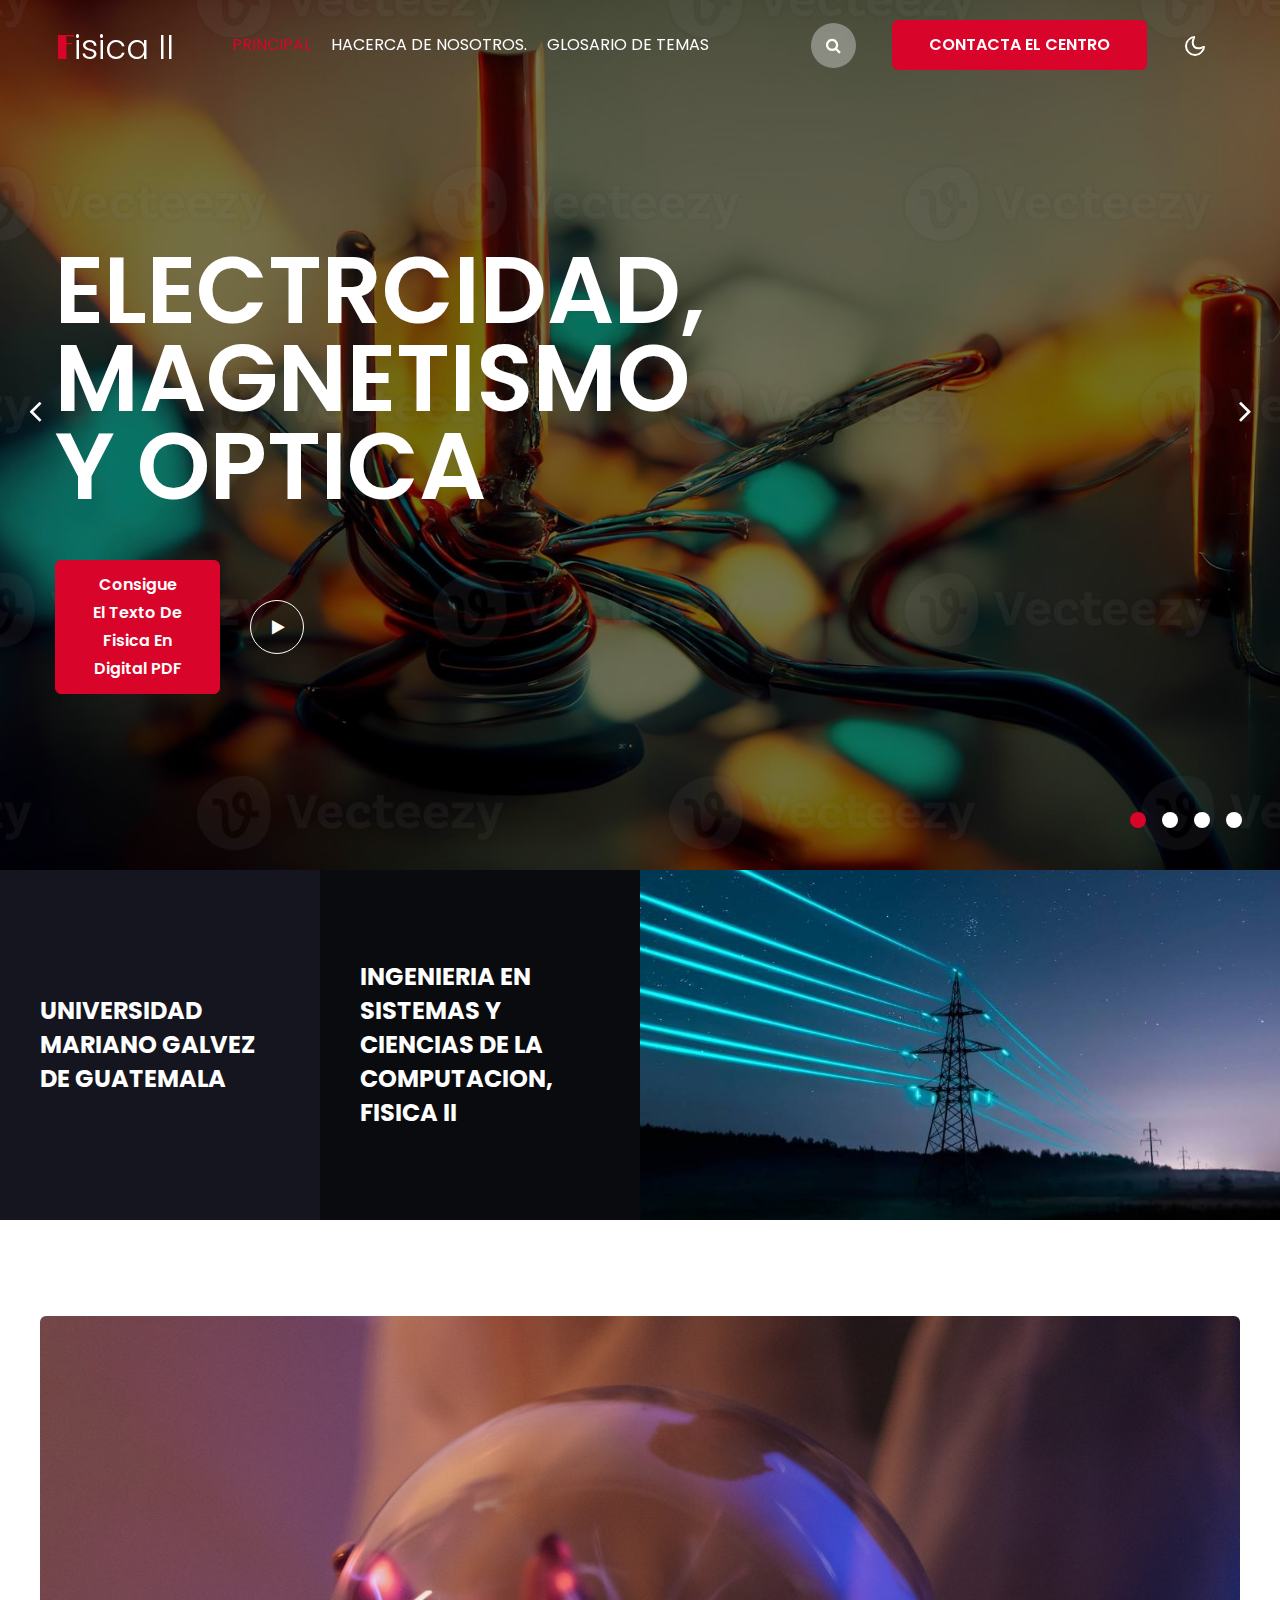
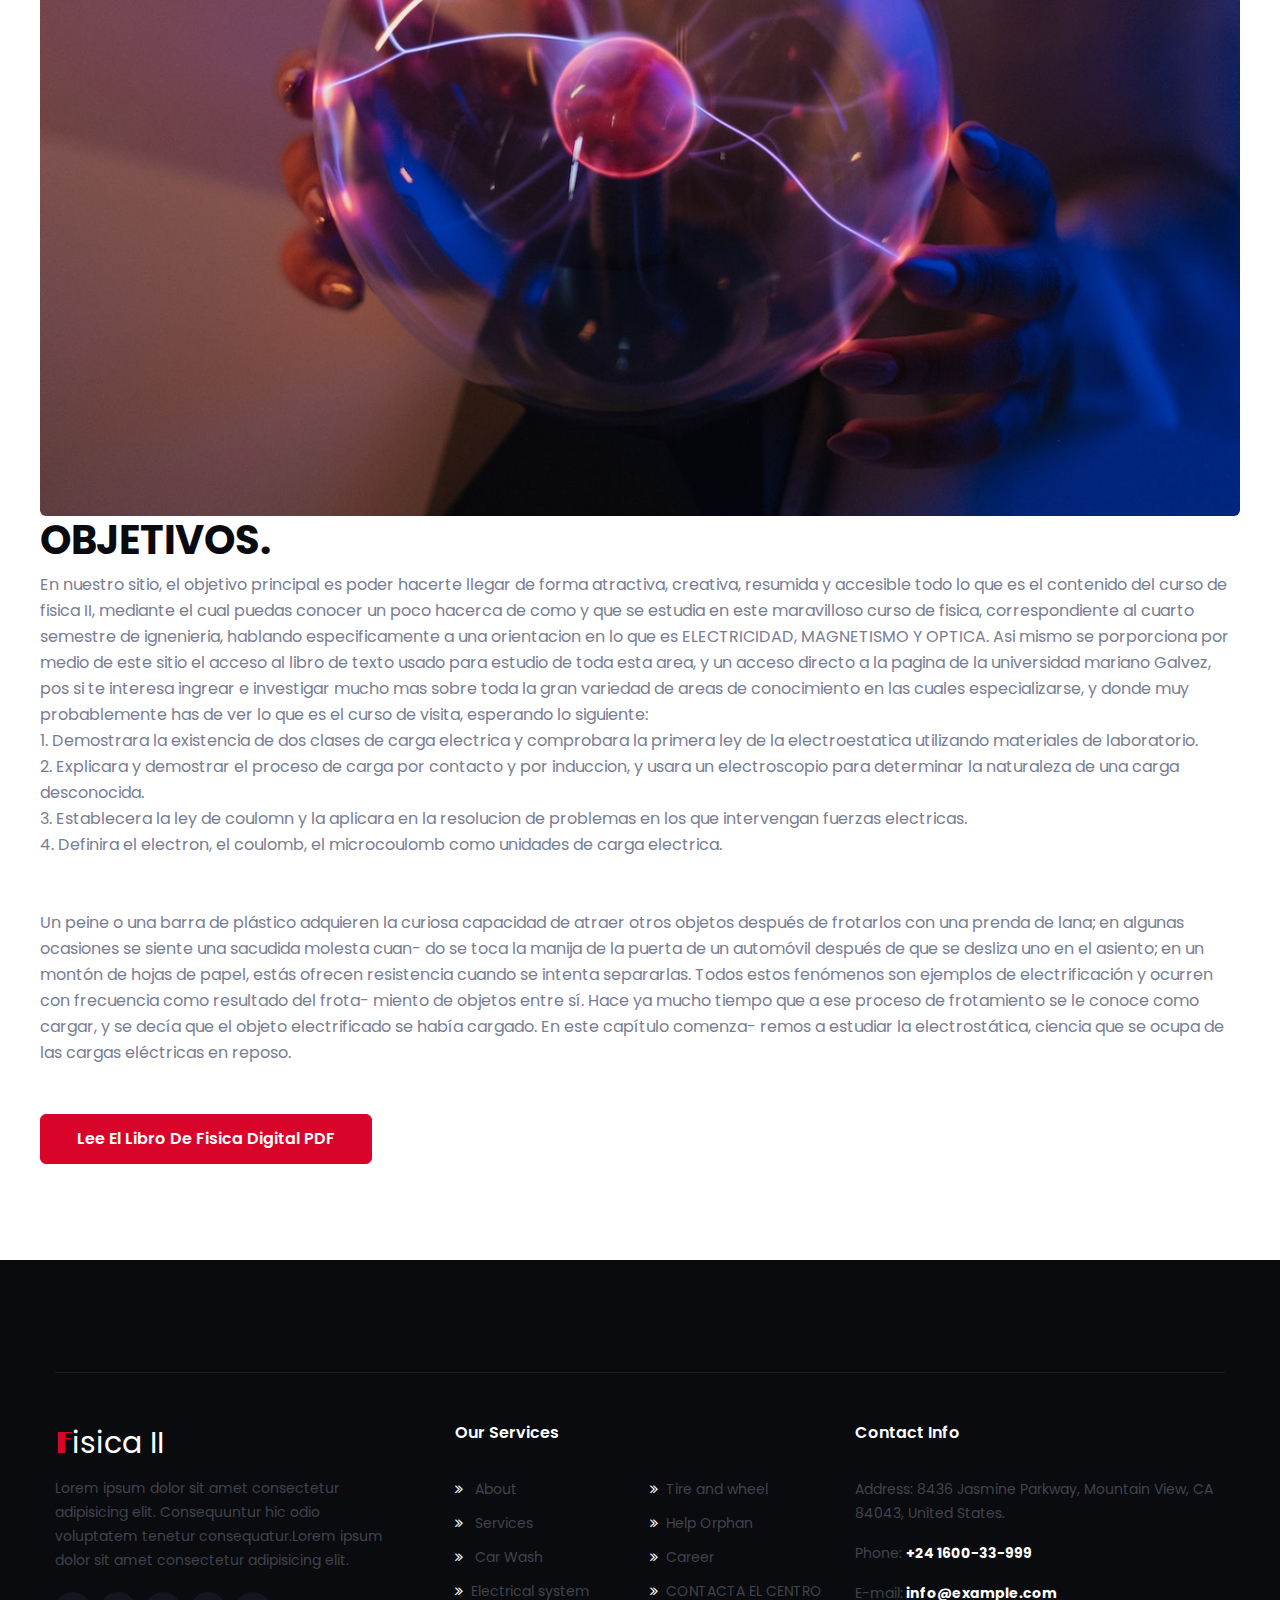
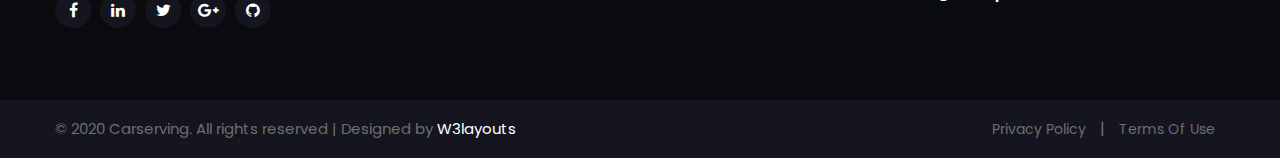
<file: index.html>
<!--
Author: W3layouts
Author URL: http://w3layouts.com
-->
<!doctype html>
<html lang="zxx">

<head>
  <!-- Required meta tags -->
  <meta charset="utf-8">
  <meta name="viewport" content="width=device-width, initial-scale=1, shrink-to-fit=no">
  <title>ELECTRICIDAD</title>
  <!-- Template CSS -->
  <link href="//fonts.googleapis.com/css?family=Poppins:300,400,400i,500,600,700&display=swap" rel="stylesheet">
  <link href="//fonts.googleapis.com/css2?family=Limelight&display=swap" rel="stylesheet">
  <!-- Template CSS -->
  <link rel="stylesheet" href="assets/css/style-starter.css">
  <!-- Template CSS -->
</head>

<body>
  <!--header-->
  <header id="site-header" class="fixed-top">
    <div class="container">
      <nav class="navbar navbar-expand-lg navbar-light">
        <h1><a class="navbar-brand" href="index.html">
            <span>F</span>isica II
          </a></h1>
        <button class="navbar-toggler collapsed" type="button" data-toggle="collapse" data-target="#navbarNav"
          aria-controls="navbarNav" aria-expanded="false" aria-label="Toggle navigation">
          <span class="fa icon-expand fa-bars"></span>
          <span class="fa icon-close fa-times"></span>
        </button>

        <div class="collapse navbar-collapse" id="navbarNav">
          <ul class="navbar-nav">
            <li class="nav-item active">
              <a class="nav-link" href="index.html">PRINCIPAL </a>
            </li>
            <li class="nav-item">
              <a class="nav-link" href="NOSOTROS.html">HACERCA DE NOSOTROS.</a>
            </li>
            <li class="nav-item">
              <a class="nav-link" href="glosarioTemas.html">GLOSARIO DE TEMAS</a>
              <ul class = "submenu">
                <li><a href = "./CAPITULO23_LA_FUERZA_ELECTRICA.html">Capitulo 23, LA FUERZA ELECTRICA</a></li>
                <li><a href = "./CAPITULO24_EL_CAMPO_ELECTRICO.html">Capitulo 24, EL CAMPO ELECTRICO</a></li>
                 <li><a href = "./CAPITULO25_POTENCIAL_ELECTRICO.html">Capitulo 25, POTENCIAL ELECTRICO</a></li>
                <li><a href = "./CAPITULO26_CAPACITANCIA.html">Capitulo 26, CAPACITANCIA</a></li>
                <li><a href = "./CAPITULO27_CORRIENTE_Y_RESISTENCIA.html">Capitulo 27, CORRIENTE Y RESISTENCIA</a></li>
                <li><a href = "./CAPITULO28_CIRCUITOS_DE_CORRIENTE_CONTINUA.html">Capitulo 28, CIRCUITOS DE CORRIENTE CONTINUA</a></li>
              </ul>
            </li>
          </ul>
          <ul class="navbar-nav search-right mt-lg-0 mt-2">
            <li class="nav-item mr-3" title="Search"><a href="#search" class="btn search-search">
                <span class="fa fa-search" aria-hidden="true"></span></a></li>
            <li class="nav-item"><a href="https://umg.edu.gt/" class="btn btn-primary d-none d-lg-block btn-style mr-2">CONTACTA EL CENTRO</a></li>
          </ul>

          <!-- //toggle switch for light and dark theme -->
          <!-- search popup -->
          <div id="search" class="pop-overlay">
            <div class="popup">
              <form action="#" method="GET" class="d-sm-flex">
                <input type="search" placeholder="Search.." name="search" required="required" autofocus>
                <button type="submit">BUSCAR</button>
                <a class="close" href="#url">&times;</a>
              </form>
            </div>
          </div>
          <!-- /search popup -->
        </div>
        <!-- toggle switch for light and dark theme -->
        <div class="mobile-position">
          <nav class="navigation">
            <div class="theme-switch-wrapper">
              <label class="theme-switch" for="checkbox">
                <input type="checkbox" id="checkbox">
                <div class="mode-container">
                  <i class="gg-sun"></i>
                  <i class="gg-moon"></i>
                </div>
              </label>
            </div>
          </nav>
        </div>
      </nav>
    </div>
  </header>
  <!--/header-->
  <!-- main-slider -->
  <section class="w3l-main-slider position-relative" id="home">
    <div class="companies20-content">
      <div class="owl-one owl-carousel owl-theme">
        <div class="item">
          <li>
            <div class="slider-info banner-view bg bg2">
              <div class="banner-info">
                <div class="container">
                  <div class="banner-info-bg">
                    <h5>
                      <span>ELECTRCIDAD, MAGNETISMO Y OPTICA</span></h5>
                    <div class="banner-buttons">
                      <a class="btn btn-style btn-primary" href="https://drive.google.com/file/d/1rXnlXsvI6K-_lEJq5pwRnt2m-rrkdFDj/view?usp=drive_link">Consigue el texto de fisica en digital PDF</a>
                      <a href="#small-dialog" class="popup-with-zoom-anim play-view">
                        <span class="video-play-icon">
                          <span class="fa fa-play"></span>
                        </span>
                      </a>
                      <!-- dialog itself, mfp-hide class is required to make dialog hidden -->
                      <div id="small-dialog" class="zoom-anim-dialog mfp-hide">
                        <iframe src="https://player.vimeo.com/video/425349644" allow="autoplay; fullscreen"
                          allowfullscreen=""></iframe>
                      </div>
                    </div>
                  </div>
                </div>
              </div>
            </div>
          </li>
        </div>
        <div class="item">
          <li>
            <div class="slider-info  banner-view banner-top1 bg bg2">
              <div class="banner-info">
                <div class="container">
                  <div class="banner-info-bg">
                    <h5>ELECTRCIDAD, MAGNETISMO Y OPTICA</h5>
                    <div class="banner-buttons">
                      <a class="btn btn-style btn-primary" href="about.html">Consigue el texto de fisica en digital PDF</a>
                      <a href="#small-dialog" class="popup-with-zoom-anim play-view">
                        <span class="video-play-icon">
                          <span class="fa fa-play"></span>
                        </span>
                      </a>
                      <!-- dialog itself, mfp-hide class is required to make dialog hidden -->
                      <div id="small-dialog" class="zoom-anim-dialog mfp-hide">
                        <iframe src="https://player.vimeo.com/video/425349644" allow="autoplay; fullscreen"
                          allowfullscreen=""></iframe>
                      </div>
                    </div>
                  </div>
                </div>
              </div>
            </div>
          </li>
        </div>
        <div class="item">
          <li>
            <div class="slider-info banner-view banner-top2 bg bg2">
              <div class="banner-info">
                <div class="container">
                  <div class="banner-info-bg">
                    <h5>ELECTRCIDAD, MAGNETISMO Y OPTICA</h5>
                    <div class="banner-buttons">
                      <a class="btn btn-style btn-primary" href="https://drive.google.com/file/d/1rXnlXsvI6K-_lEJq5pwRnt2m-rrkdFDj/view?usp=sharing">Consigue el texto de fisica en digital PDF</a>
                      <a href="#small-dialog1" class="popup-with-zoom-anim play-view">
                        <span class="video-play-icon">
                          <span class="fa fa-play"></span>
                        </span>
                      </a>
                      <!-- dialog itself, mfp-hide class is required to make dialog hidden -->
                      <div id="small-dialog2" class="zoom-anim-dialog mfp-hide">
                        <iframe src="https://youtu.be/1A9CBiF1KEE?si=31TL2QfKhzWP4ZQq" allow="autoplay; fullscreen"
                          allowfullscreen=""></iframe>
                      </div>
                    </div>
                  </div>
                </div>
              </div>
            </div>
          </li>
        </div>
        <div class="item">
          <li>
            <div class="slider-info banner-view banner-top3 bg bg2">
              <div class="banner-info">
                <div class="container">
                  <div class="banner-info-bg">
                    <h5>ELECTRCIDAD, MAGNETISMO Y OPTICA.</h5>   
                    <div class="banner-buttons">
                      <a class="btn btn-style btn-primary" href="about.html">Consigue el texto de fisica en digital PDF</a>
                      <a href="#small-dialog3" class="popup-with-zoom-anim play-view">
                        <span class="video-play-icon">
                          <span class="fa fa-play"></span>
                        </span>

                      </a>
                      <!-- dialog itself, mfp-hide class is required to make dialog hidden -->
                      <div id="small-dialog" class="zoom-anim-dialog mfp-hide">
                        <iframe src="https://player.vimeo.com/video/425349644" allow="autoplay; fullscreen"
                          allowfullscreen=""></iframe>
                      </div>
                    </div>
                  </div>
                </div>
              </div>
            </div>
          </li>
        </div>
      </div>
    </div>
  </section>
  <!-- //banner-slider-->
  <!-- //bottom-grids -->
  <div class="w3l-bottom-grids">
    <div class="container-fluid px-0">
      <div class="bottomhny-grids-sec">
        <div class="bottomhny-1">
          <div class="bottomhny-gd-ingf">
            <h4>UNIVERSIDAD MARIANO GALVEZ DE GUATEMALA</h4>
          </div>
        </div>
        <div class="bottomhny-1 bottomhny-2">
          <div class="bottomhny-gd-ingf">
            <h4>INGENIERIA EN SISTEMAS Y CIENCIAS DE LA COMPUTACION, FISICA II</h4>
          </div>
        </div>
        <div class="bottomhny-1 bottomhny-1-img">
          <div class="bottomhny-gd-ingf">

          </div>
        </div>

      </div>
    </div>
  </div>
  <!-- //bottom-grids -->
  <!-- /content-3-->
  <section class="w3l-content-3">
    <!-- /content-3-main-->
    <div class="content-3-mian py-5">
      <div class="container py-lg-5">
        <div class="content-info-in row">
          

            <div class="col-lg-6lg-4">
            <img src="assets/images/CAPITULO24.jpg" alt="" class="img-fluid">
            </div>
          
          
            <div class="title-content text-left mb-2">

              <h3 class="hny-title"> OBJETIVOS.</h3>
            </div>
            <p>
              En nuestro sitio, el objetivo principal es poder hacerte llegar de forma atractiva, creativa, resumida y accesible todo lo que es el contenido del curso de fisica II, mediante el cual puedas conocer un poco hacerca de como y que se estudia en este maravilloso curso de fisica, correspondiente al cuarto semestre de ignenieria, hablando especificamente a una orientacion en lo que es ELECTRICIDAD, MAGNETISMO Y OPTICA. Asi mismo se porporciona por medio de este sitio el acceso al libro de texto usado para estudio de toda esta area, y un acceso directo a la pagina de la universidad mariano Galvez, pos si te interesa ingrear e investigar mucho mas sobre toda la gran variedad de areas de conocimiento en las cuales especializarse, y donde muy probablemente has de ver lo que es el curso de visita, esperando lo siguiente:<br>
              1. Demostrara la existencia de dos clases de carga electrica y comprobara la primera ley de la electroestatica utilizando materiales de laboratorio.<br>
              2. Explicara y demostrar el proceso de carga por contacto y por induccion, y usara un electroscopio para determinar la naturaleza de una carga desconocida.<br>
              3. Establecera la ley de coulomn y la aplicara en la resolucion de problemas en los que intervengan fuerzas electricas.<br>
              4. Definira el electron, el coulomb, el microcoulomb como unidades de carga electrica.<br>

            </p>

            <div>
              <p><br><br>Un peine o una barra de plástico adquieren la curiosa capacidad de atraer otros objetos después

              de frotarlos con una prenda de lana; en algunas ocasiones se siente una sacudida molesta cuan-
              do se toca la manija de la puerta de un automóvil después de que se desliza uno en el asiento; en

              un montón de hojas de papel, estás ofrecen resistencia cuando se intenta separarlas. Todos estos

              fenómenos son ejemplos de electrificación y ocurren con frecuencia como resultado del frota-
              miento de objetos entre sí. Hace ya mucho tiempo que a ese proceso de frotamiento se le conoce

              como cargar, y se decía que el objeto electrificado se había cargado. En este capítulo comenza-
              remos a estudiar la electrostática, ciencia que se ocupa de las cargas eléctricas en reposo.</p>
            </div>

            <a href="https://drive.google.com/file/d/1rXnlXsvI6K-_lEJq5pwRnt2m-rrkdFDj/view?usp=sharing" class="btn btn-style btn-primary mt-md-5 mt-4">Lee el libro de fisica digital PDF</a>
        

        </div>
      </div>
  </section>
  <!-- //content-3-->
  <!-- /features-4 -->
 

  <!-- footer-66 -->
  <footer class="w3l-footer-66">
    <section class="footer-inner-main">
      <div class="footer-hny-grids py-5">
        <div class="container py-lg-4">
          <div class="text-txt">
            <div class="row newsletter-grids-footer">
              <div class="col-lg-6 newsletter-text pr-lg-5">
                
              </div>
              
            </div>
            <div class="right-side">
              <div class="row sub-columns">
                <div class="col-lg-4 col-md-6 sub-one-left pr-lg-4">
                  <h2><a class="navbar-brand" href="index.html">
                      <span>F</span>isica II
                    </a></h2>
                  <!-- if logo is image enable this   
										<a class="navbar-brand" href="#index.html">
											<img src="image-path" alt="Your logo" title="Your logo" style="height:35px;" />
										</a> -->
                  <p class="pr-lg-4">Lorem ipsum dolor sit amet consectetur adipisicing elit.
                    Consequuntur hic odio voluptatem tenetur consequatur.Lorem ipsum dolor sit amet
                    consectetur adipisicing elit. </p>
                  <div class="columns-2">
                    <ul class="social">
                      <li><a href="#facebook"><span class="fa fa-facebook" aria-hidden="true"></span></a>
                      </li>
                      <li><a href="#linkedin"><span class="fa fa-linkedin" aria-hidden="true"></span></a>
                      </li>
                      <li><a href="#twitter"><span class="fa fa-twitter" aria-hidden="true"></span></a>
                      </li>
                      <li><a href="#google"><span class="fa fa-google-plus" aria-hidden="true"></span></a>
                      </li>
                      <li><a href="#github"><span class="fa fa-github" aria-hidden="true"></span></a>
                      </li>
                    </ul>
                  </div>
                </div>
                <div class="col-lg-4 col-md-6 sub-one-left">
                  <h6>Our Services</h6>
    <div class="mid-footer-gd sub-two-right">

                    <ul>
                      <li><a href="about.html"><span class="fa fa-angle-double-right mr-2"></span> About</a>
                      </li>
                      <li><a href="services.html"><span class="fa fa-angle-double-right mr-2"></span> Services</a>
                      </li>
                      <li><a href="#"><span class="fa fa-angle-double-right mr-2"></span> Car Wash</a>
                      </li>
                      <li><a href="#"><span class="fa fa-angle-double-right mr-2"></span>Electrical system</a>
                      </li>
                    </ul>
                    <ul>
                      <li><a href="#"><span class="fa fa-angle-double-right mr-2"></span>Tire and wheel</a>
                      </li>
                      <li><a href="#"><span class="fa fa-angle-double-right mr-2"></span>Help
                          Orphan</a>
                      </li>
                      <li><a href="#support"><span class="fa fa-angle-double-right mr-2"></span>Career</a></li>
                      <li><a href="https://umg.edu.gt/"><span class="fa fa-angle-double-right mr-2"></span>CONTACTA EL CENTRO</a>
                      </li>
                    </ul>
                  </div>
                </div>
                <div class="col-lg-4 col-md-6 sub-one-left">
                  <h6>Contact Info</h6>
                  <div class="sub-contact-info">
                    <p>Address: 8436 Jasmine Parkway, Mountain View, CA 84043, United States.</p>
                    <p class="my-3">Phone: <strong><a href="tel:+24160033999">+24 1600-33-999</a></strong></p>
                    <p>E-mail:<strong> <a href="mailto:info@example.com">info@example.com</a></strong></p>
                  </div>
                </div>
              </div>
            </div>
          </div>
        </div>
      </div>
      <div class="below-section">
        <div class="container">
          <div class="copyright-footer">
            <div class="columns text-lg-left">
              <p>© 2020 Carserving. All rights reserved | Designed by <a href="https://w3layouts.com">W3layouts</a></p>
            </div>
            <ul class="columns text-lg-right">
              <li><a href="#">Privacy Policy</a>
              </li>
              <li>|</li>
              <li><a href="#">Terms Of Use</a>
              </li>
            </ul>
          </div>
        </div>
      </div>
      <!-- copyright -->
      <!-- move top -->
      <button onclick="topFunction()" id="movetop" title="Go to top">
        <span class="fa fa-long-arrow-up" aria-hidden="true"></span>
      </button>
      <script>
        // When the user scrolls down 20px from the top of the document, show the button
        window.onscroll = function () {
          scrollFunction()
        };

        function scrollFunction() {
          if (document.body.scrollTop > 20 || document.documentElement.scrollTop > 20) {
            document.getElementById("movetop").style.display = "block";
          } else {
            document.getElementById("movetop").style.display = "none";
          }
        }

        // When the user clicks on the button, scroll to the top of the document
        function topFunction() {
          document.body.scrollTop = 0;
          document.documentElement.scrollTop = 0;
        }
      </script>
      <!-- /move top -->

    </section>
  </footer>
  <!--//footer-66 -->
  <!-- Template JavaScript -->
  <script src="assets/js/jquery-3.3.1.min.js"></script>
  <!-- disable body scroll which navbar is in active -->
<script src="assets/js/jquery.magnific-popup.min.js"></script>
<script>
	$(document).ready(function () {
		$('.popup-with-zoom-anim').magnificPopup({
			type: 'inline',

			fixedContentPos: false,
			fixedBgPos: true,

			overflowY: 'auto',

			closeBtnInside: true,
			preloader: false,

			midClick: true,
			removalDelay: 300,
			mainClass: 'my-mfp-zoom-in'
		});

		$('.popup-with-move-anim').magnificPopup({
			type: 'inline',

			fixedContentPos: false,
			fixedBgPos: true,

			overflowY: 'auto',

			closeBtnInside: true,
			preloader: false,

			midClick: true,
			removalDelay: 300,
			mainClass: 'my-mfp-slide-bottom'
		});
	});
</script>
<!--//-->
  <script src="assets/js/theme-change.js"></script>
  <script src="assets/js/owl.carousel.js"></script>
  <!-- script for banner slider-->
  <script>
    $(document).ready(function () {
      $('.owl-one').owlCarousel({
        loop: true,
        margin: 0,
        nav: false,
        responsiveClass: true,
        autoplay: false,
        autoplayTimeout: 5000,
        autoplaySpeed: 1000,
        autoplayHoverPause: false,
        responsive: {
          0: {
            items: 1,
            nav: false
          },
          480: {
            items: 1,
            nav: false
          },
          667: {
            items: 1,
            nav: true
          },
          1000: {
            items: 1,
            nav: true
          }
        }
      })
    })
  </script>
  <!-- //script -->
  <!-- script for owlcarousel -->
  <script>
    $(document).ready(function () {
      $('.owl-testimonial').owlCarousel({
        loop: true,
        margin: 0,
        nav: false,
        responsiveClass: true,
        autoplay: false,
        autoplayTimeout: 5000,
        autoplaySpeed: 1000,
        autoplayHoverPause: false,
        responsive: {
          0: {
            items: 1,
            nav: false
          },
          480: {
            items: 1,
            nav: false
          },
          667: {
            items: 1,
            nav: false
          },
          1000: {
            items: 1,
            nav: false
          }
        }
      })
    })
  </script>
  <!-- disable body scroll which navbar is in active -->
  <script>
    $(function () {
      $('.navbar-toggler').click(function () {
        $('body').toggleClass('noscroll');
      })
    });
  </script>
  <!-- disable body scroll which navbar is in active -->

  <!-- stats number counter-->
  <script src="assets/js/jquery.waypoints.min.js"></script>
  <script src="assets/js/jquery.countup.js"></script>
  <script>
    $('.counter').countUp();
  </script>
  <!-- //stats number counter -->
  <!--/MENU-JS-->
  <script>
    $(window).on("scroll", function () {
      var scroll = $(window).scrollTop();

      if (scroll >= 80) {
        $("#site-header").addClass("nav-fixed");
      } else {
        $("#site-header").removeClass("nav-fixed");
      }
    });

    //Main navigation Active Class Add Remove
    $(".navbar-toggler").on("click", function () {
      $("header").toggleClass("active");
    });
    $(document).on("ready", function () {
      if ($(window).width() > 991) {
        $("header").removeClass("active");
      }
      $(window).on("resize", function () {
        if ($(window).width() > 991) {
          $("header").removeClass("active");
        }
      });
    });
  </script>
  <!--//MENU-JS-->

  <script src="assets/js/bootstrap.min.js"></script>

</body>

</html>
</file>
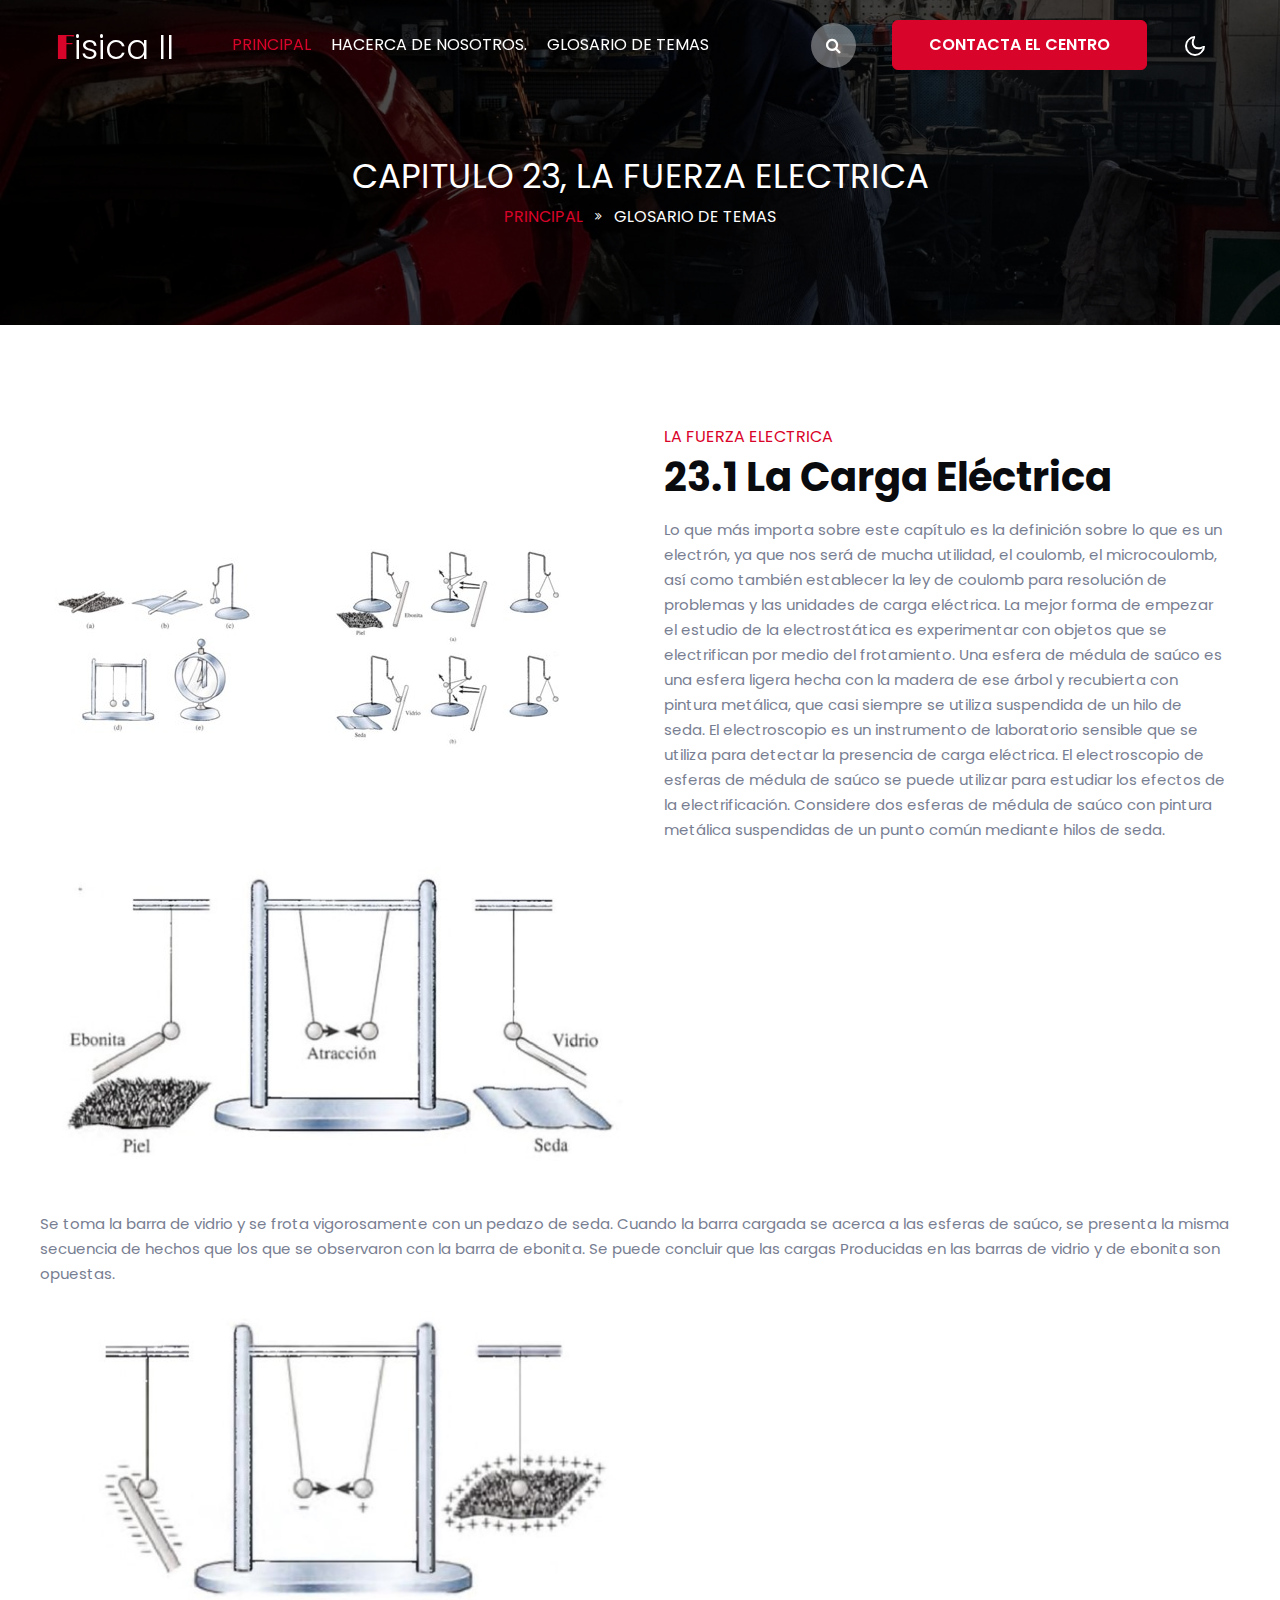
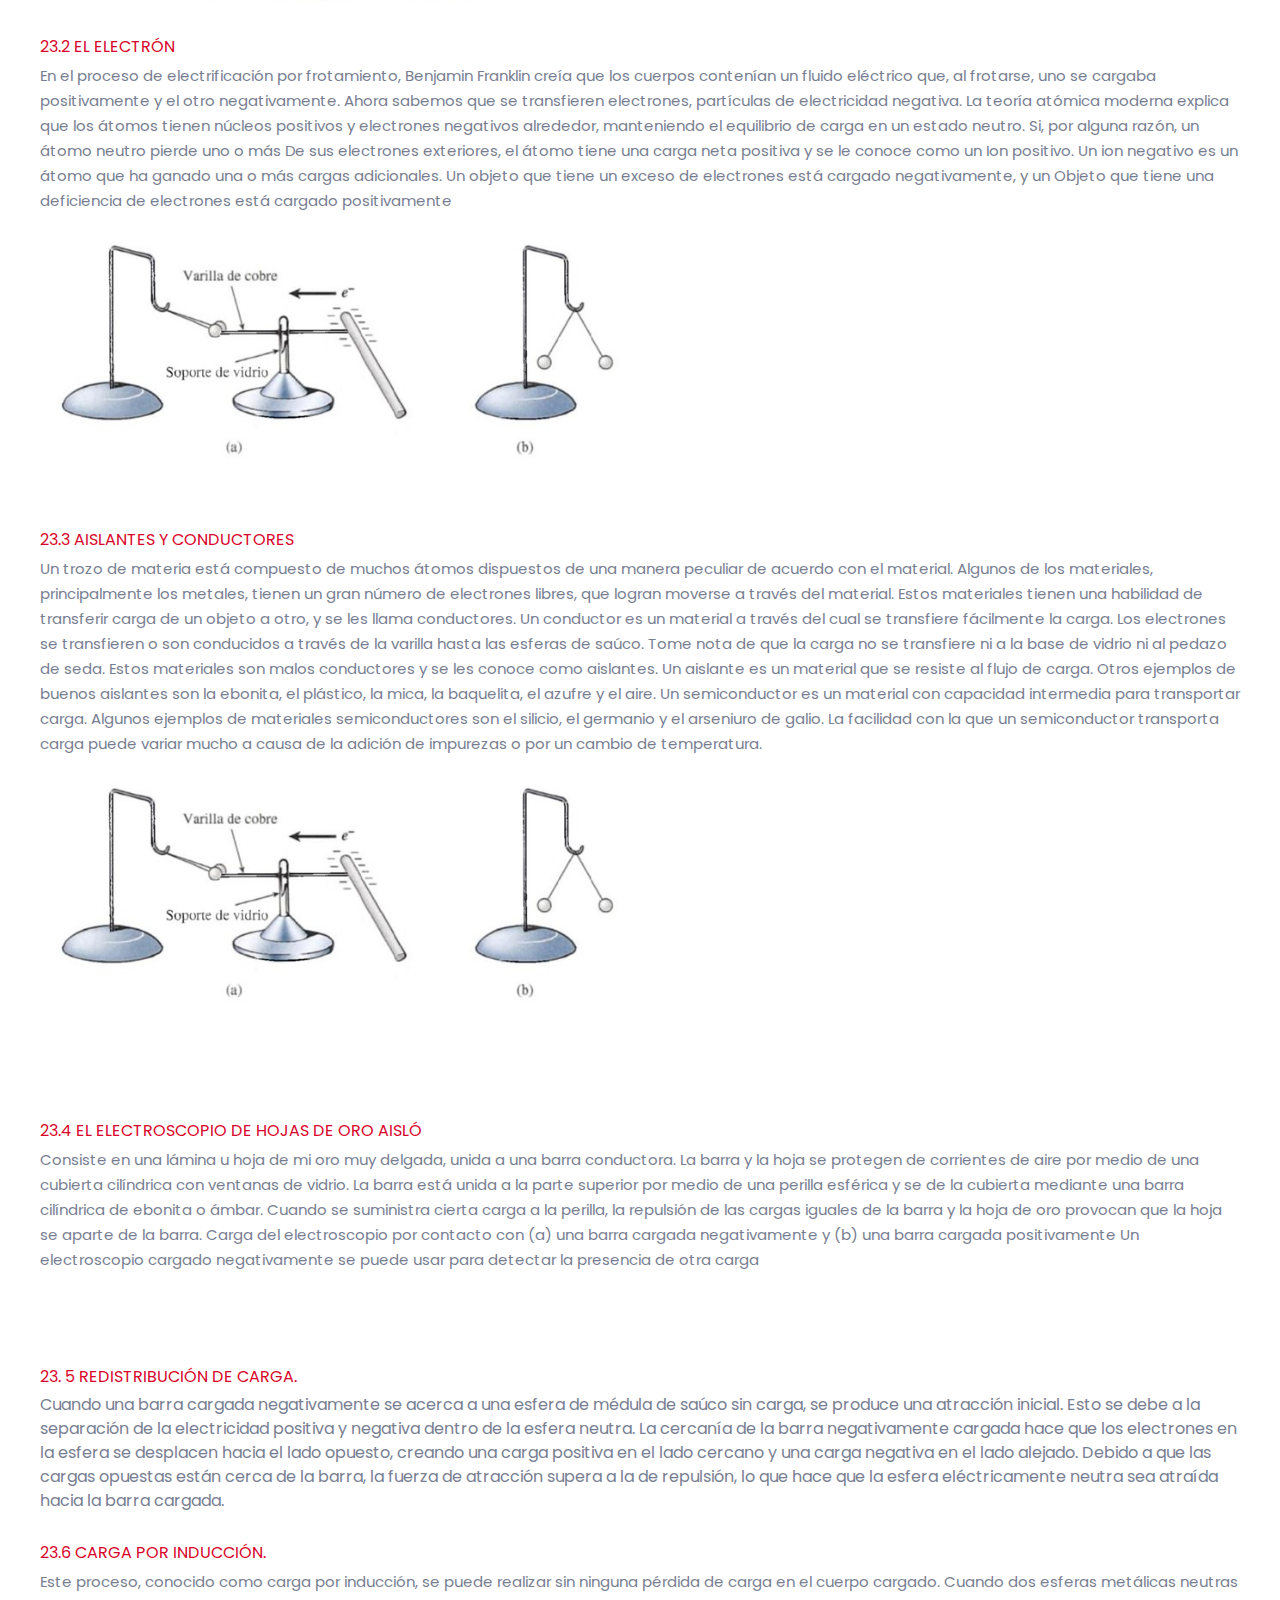
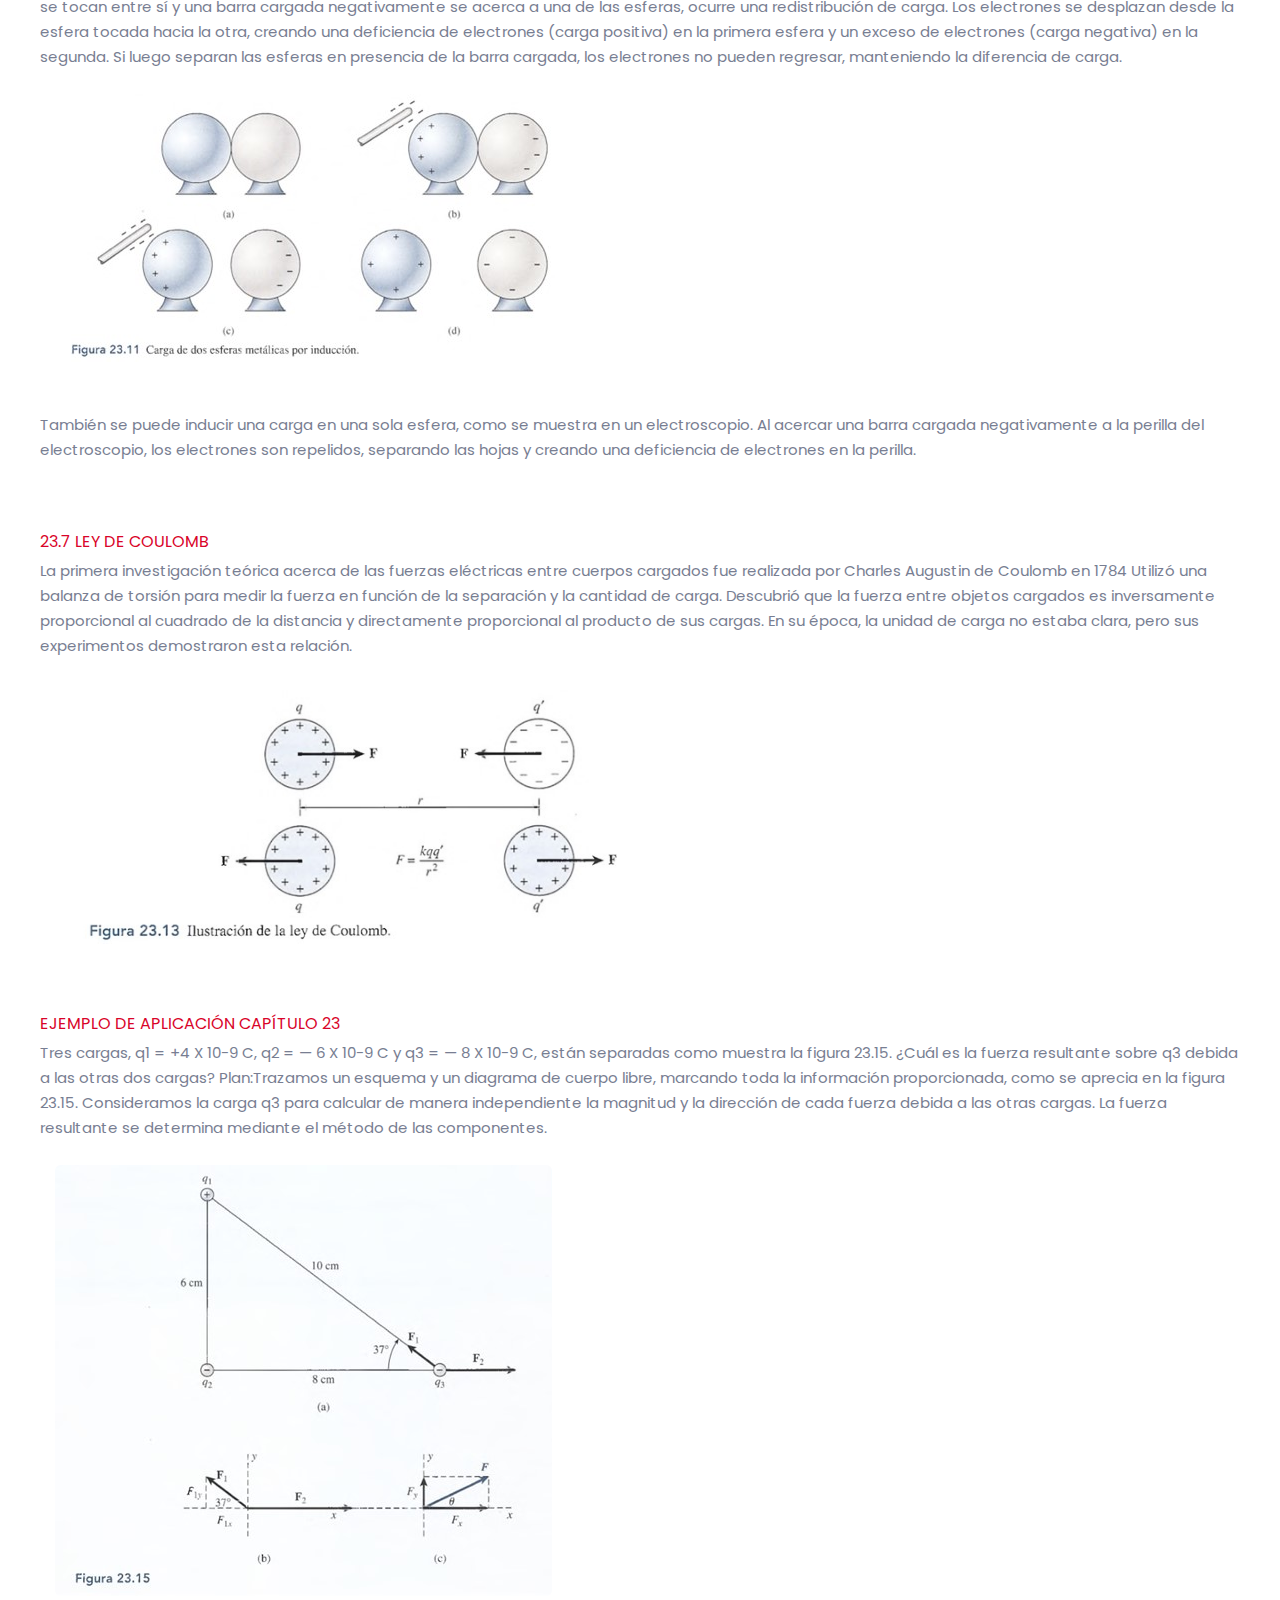
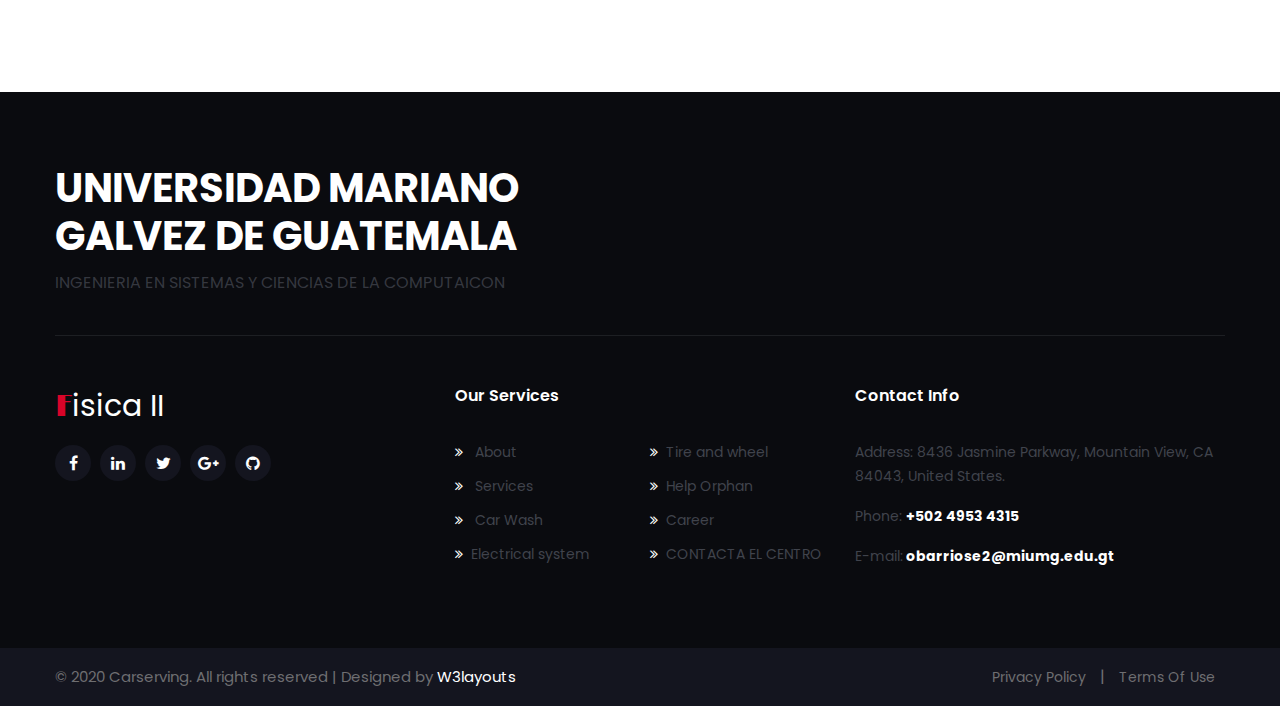
<file: CAPITULO23_LA_FUERZA_ELECTRICA.html>
<!--
Author: W3layouts
Author URL: http://w3layouts.com
-->
<!doctype html>
<html lang="zxx">

<head>
  <!-- Required meta tags -->
  <meta charset="utf-8">
  <meta name="viewport" content="width=device-width, initial-scale=1, shrink-to-fit=no">
  <title>CAPITULO 23, LA FUERZA ELECTRICA</title>
  <!-- Template CSS -->
  <link href="//fonts.googleapis.com/css?family=Poppins:300,400,400i,500,600,700&display=swap" rel="stylesheet">
  <link href="//fonts.googleapis.com/css2?family=Limelight&display=swap" rel="stylesheet">
  <!-- Template CSS -->
  <link rel="stylesheet" href="assets/css/style-starter.css">
  <!-- Template CSS -->
</head>

<body>
  <!--header-->
  <header id="site-header" class="fixed-top">
    <div class="container">
      <nav class="navbar navbar-expand-lg navbar-light">
        <h1><a class="navbar-brand" href="index.html">
            <span>F</span>isica II
          </a></h1>
        <button class="navbar-toggler collapsed" type="button" data-toggle="collapse" data-target="#navbarNav"
          aria-controls="navbarNav" aria-expanded="false" aria-label="Toggle navigation">
          <span class="fa icon-expand fa-bars"></span>
          <span class="fa icon-close fa-times"></span>
        </button>

        <div class="collapse navbar-collapse" id="navbarNav">
          <ul class="navbar-nav">
            <li class="nav-item active">
              <a class="nav-link" href="index.html">PRINCIPAL</a>
            </li>
            <li class="nav-item">
              <a class="nav-link" href="NOSOTROS.html">HACERCA DE NOSOTROS.</a>
            </li>
            <li class="nav-item">
              <a class="nav-link" href="glosarioTemas.html">GLOSARIO DE TEMAS</a>
                <ul class = "submenu">
                <li><a href = "./CAPITULO23_LA_FUERZA_ELECTRICA.html">Capitulo 23, LA FUERZA ELECTRICA</a></li>
                <li><a href = "./CAPITULO24_EL_CAMPO_ELECTRICO.html">Capitulo 24, EL CAMPO ELECTRICO</a></li>
                 <li><a href = "./CAPITULO25_POTENCIAL_ELECTRICO.html">Capitulo 25, POTENCIAL ELECTRICO</a></li>
                <li><a href = "./CAPITULO26_CAPACITANCIA.html">Capitulo 26, CAPACITANCIA</a></li>
                <li><a href = "./CAPITULO27_CORRIENTE_Y_RESISTENCIA.html">Capitulo 27, CORRIENTE Y RESISTENCIA</a></li>
                <li><a href = "./CAPITULO28_CIRCUITOS_DE_CORRIENTE_CONTINUA.html">Capitulo 28, CIRCUITOS DE CORRIENTE CONTINUA</a></li>
              </ul>
            </li>
          </ul>
          <ul class="navbar-nav search-right mt-lg-0 mt-2">
            <li class="nav-item mr-3" title="Search"><a href="#search" class="btn search-search">
                <span class="fa fa-search" aria-hidden="true"></span></a></li>
            <li class="nav-item"><a href="https://umg.edu.gt/" class="btn btn-primary d-none d-lg-block btn-style mr-2">CONTACTA EL CENTRO
                </a></li>
          </ul>

          <!-- //toggle switch for light and dark theme -->
          <!-- search popup -->
          <div id="search" class="pop-overlay">
            <div class="popup">
              <form action="#" method="GET" class="d-sm-flex">
                <input type="search" placeholder="Search.." name="search" required="required" autofocus>
                <button type="submit">GLOSARIO DE TEMAS</button>
                <a class="close" href="#url">&times;</a>
              </form>
            </div>
          </div>
          <!-- /search popup -->
        </div>
        <!-- toggle switch for light and dark theme -->
        <div class="mobile-position">
          <nav class="navigation">
            <div class="theme-switch-wrapper">
              <label class="theme-switch" for="checkbox">
                <input type="checkbox" id="checkbox">
                <div class="mode-container">
                  <i class="gg-sun"></i>
                  <i class="gg-moon"></i>
                </div>
              </label>
            </div>
          </nav>
        </div>
      </nav>
    </div>
  </header>
  <!--/header-->
   <!-- about breadcrumb -->
   <section class="w3l-about-breadcrumb position-relative text-center">
    <div class="breadcrumb-bg breadcrumb-bg-about py-sm-5 py-4">
      <div class="container py-lg-5 py-3">
        <h2 class="title">CAPITULO 23, LA FUERZA ELECTRICA</h2>
        <ul class="breadcrumbs-custom-path mt-2">
          <li><a href="#url">PRINCIPAL</a></li>
          <li class="active"><span class="fa fa-angle-double-right mx-2" aria-hidden="true"></span> GLOSARIO DE TEMAS </li>
        </ul>
      </div>
    </div>
  </section>
  <!-- //about breadcrumb -->
  <!-- /content-6-->


</section>
  <!-- //about breadcrumb -->
  <!-- /content-6-->

  <section class="w3l-content-6">
    <!-- /content-6-main-->
    <div class="content-6-mian py-5">
      <div class="container py-lg-5">

        <!--DIV PRINCIPAL-->
        <div class="content-info-in row">
          <div class="col-lg-6">
            <img src="assets/images/FUERZA1.jpg" alt="" class="img-fluid">
          </div>
          <div class="col-lg-6 mt-lg-0 mt-5 about-right-faq align-self  pl-lg-4">
            <div class="title-content text-left mb-2">
              <h6 class="sub-title">LA FUERZA ELECTRICA</h6>
              <h3 class="hny-title">23.1 La carga eléctrica </h3>
            </div>
              <p class="mt-3">Lo que más importa sobre este capítulo es la definición sobre lo que es un electrón, ya que nos será de mucha utilidad, el coulomb, el microcoulomb, así como también establecer la ley de coulomb para resolución de problemas y las unidades de carga eléctrica.

                La mejor forma de empezar el estudio de la electrostática es experimentar con objetos que se electrifican por medio del frotamiento. Una esfera de médula de saúco es una esfera ligera hecha con la madera de ese árbol y recubierta con pintura metálica, que casi siempre se utiliza suspendida de un hilo de seda. El electroscopio es un instrumento de laboratorio sensible que se utiliza para detectar la presencia de carga eléctrica. El electroscopio de esferas de médula de saúco se puede utilizar para estudiar los efectos de la electrificación. Considere dos esferas de médula de saúco con pintura metálica suspendidas de un punto común mediante hilos de seda.<br><br>

              </p>
          </div>

            <div class="col-lg-6">
                <img src="assets/images/FUERZA2.jpg" alt="" class="img-fluid">
              </div>
              <br>

            <div>
              <p><br><br>
               Se toma la barra de vidrio y se frota vigorosamente con un pedazo de seda. Cuando la barra cargada se acerca a las esferas de saúco, se presenta la misma secuencia de hechos que los que se observaron con la barra de ebonita. Se puede concluir que las cargas Producidas en las barras de vidrio y de ebonita son opuestas.<br><br>

              </p>
              <div class="col-lg-6">
                <img src="assets/images/FUERZA3.jpg" alt="" class="img-fluid">
              </div>
              <br>
                  <h6 class="sub-title">23.2 El Electrón</h6>
              <p>En el proceso de electrificación por frotamiento, Benjamin Franklin creía que los cuerpos contenían un fluido eléctrico que, al frotarse, uno se cargaba positivamente y el otro negativamente. Ahora sabemos que se transfieren electrones, partículas de electricidad negativa. La teoría atómica moderna explica que los átomos tienen núcleos positivos y electrones negativos alrededor, manteniendo el equilibrio de carga en un estado neutro.  Si, por alguna razón, un átomo neutro pierde uno o más De sus electrones exteriores, el átomo tiene una carga neta positiva y se le conoce como un Ion positivo. Un ion negativo es un átomo que ha ganado una o más cargas adicionales.
              Un objeto que tiene un exceso de electrones está cargado negativamente, y un Objeto que tiene una deficiencia de electrones está cargado positivamente<br><br>

              </p>
            </div>

            <div class="col-lg-6">
                <img src="assets/images/FUERZA4.jpg" alt="" class="img-fluid">
            </div>
           
            
          <div>
            <h6 class="sub-title"><br><br>23.3 Aislantes y Conductores</h6>
            <p>
              Un trozo de materia está compuesto de muchos átomos dispuestos de una manera peculiar de acuerdo con el material. Algunos de los materiales, principalmente los metales, tienen un gran número de electrones libres, que logran moverse a través del material. Estos materiales tienen una habilidad de transferir carga de un objeto a otro, y se les llama conductores.
              Un conductor es un material a través del cual se transfiere fácilmente la carga.
              Los electrones se transfieren o son conducidos a través de la varilla hasta las esferas de saúco. Tome nota de que la carga no se transfiere ni a la base de vidrio ni al pedazo de seda. Estos materiales son malos conductores y se les conoce como aislantes.
              Un aislante es un material que se resiste al flujo de carga.
              Otros ejemplos de buenos aislantes son la ebonita, el plástico, la mica, la baquelita, el azufre y el aire.
              Un semiconductor es un material con capacidad intermedia para transportar carga.
              Algunos ejemplos de materiales semiconductores son el silicio, el germanio y el arseniuro de galio. La facilidad con la que un semiconductor transporta carga puede variar mucho a causa de la adición de impurezas o por un cambio de temperatura.

              <br><br>
            </p>
          </div>
          <div class="col-lg-6">
                <img src="assets/images/FUERZA4.jpg" alt="" class="img-fluid">
            </div>

            <div>
              <br><br>
              <h6 class="sub-title"><br><br>23.4 El electroscopio de hojas de oro aisló</h6>
            <p>Consiste en una lámina u hoja de mi oro muy delgada, unida a una barra conductora. La barra y la hoja se protegen de corrientes de aire por medio de una cubierta cilíndrica con ventanas de vidrio. La barra está unida a la parte superior por medio de una perilla esférica y se de la cubierta mediante una barra cilíndrica de ebonita o ámbar. Cuando se suministra cierta carga a la perilla, la repulsión de las cargas iguales de la barra y la hoja de oro provocan que la hoja se aparte de la barra.

            Carga del electroscopio por contacto con (a) una barra cargada negativamente y (b) una barra cargada positivamente

            Un electroscopio cargado negativamente se puede usar para detectar la presencia de otra carga

              <br><br>
          </p>
          </div>

          <div>
            <h6 class="sub-title"><br><br>23. 5 Redistribución de carga.</h6>

              
              Cuando una barra cargada negativamente se acerca a una esfera de médula de saúco sin carga, se produce una atracción inicial. Esto se debe a la separación de la electricidad positiva y negativa dentro de la esfera neutra. La cercanía de la barra negativamente cargada hace que los electrones en la esfera se desplacen hacia el lado opuesto, creando una carga positiva en el lado cercano y una carga negativa en el lado alejado. Debido a que las cargas opuestas están cerca de la barra, la fuerza de atracción supera a la de repulsión, lo que hace que la esfera eléctricamente neutra sea atraída hacia la barra cargada. <br><br></p>
            
          </div>


            <div>
              <h6 class="sub-title">23.6 Carga por inducción.</h6>
            <p>
              
              Este proceso, conocido como carga por inducción, se puede realizar sin ninguna pérdida de carga en el cuerpo cargado. Cuando dos esferas metálicas neutras se tocan entre sí y una barra cargada negativamente se acerca a una de las esferas, ocurre una redistribución de carga. Los electrones se desplazan desde la esfera tocada hacia la otra, creando una deficiencia de electrones (carga positiva) en la primera esfera y un exceso de electrones (carga negativa) en la segunda. Si luego separan las esferas en presencia de la barra cargada, los electrones no pueden regresar, manteniendo la diferencia de carga.
 

            <br><br>
            </p>
            </div>

           <div class="col-lg-6">
              <img src="assets/images/FUERZA6.jpg" alt="" class="img-fluid">
            </div>

            <div>
              <p><br><br>También se puede inducir una carga en una sola esfera, como se muestra en un electroscopio. Al acercar una barra cargada negativamente a la perilla del electroscopio, los electrones son repelidos, separando las hojas y creando una deficiencia de electrones en la perilla.</p>
            </div>

            <div>
              <h6 class="sub-title"><br><br>23.7 Ley de Coulomb</h6>
              <p>
                 
                  La primera investigación teórica acerca de las fuerzas eléctricas entre cuerpos cargados fue realizada por Charles Augustin de Coulomb en 1784 Utilizó una balanza de torsión para medir la fuerza en función de la separación y la cantidad de carga. Descubrió que la fuerza entre objetos cargados es inversamente proporcional al cuadrado de la distancia y directamente proporcional al producto de sus cargas. En su época, la unidad de carga no estaba clara, pero sus experimentos demostraron esta relación.
                <br><br>
                </p>
            </div>

            <div class="col-lg-6">
              <img src="assets/images/FUERZA7.jpg" alt="" class="img-fluid">
            </div>

            <div>
                <h6 class="sub-title"><br><br>Ejemplo de aplicación capítulo 23</h6>

              <p>
                  
                  Tres cargas, q1 = +4 X 10-9 C, q2 = — 6 X 10-9 C y  q3 = — 8 X 10-9 C, están separadas como muestra la figura 23.15. ¿Cuál es la fuerza resultante sobre q3 debida a las otras dos cargas?
                  Plan:Trazamos un esquema y un diagrama de cuerpo libre, marcando toda la información proporcionada, como se aprecia en la figura 23.15. Consideramos la carga q3 para calcular de manera independiente la magnitud y la dirección de cada fuerza debida a las otras cargas. La fuerza resultante se determina mediante el método de las componentes.


                  <br><br>

              </p>
            </div>

            <div class="col-lg-6">
              <img src="assets/images/FUERZA8.jpg" alt="" class="img-fluid">
            </div>

        </div>
      </div>
    </div>
  </section>


  
</h3>
  <!-- team -->
  <!-- footer-66 -->
  <footer class="w3l-footer-66">
    <section class="footer-inner-main">
      <div class="footer-hny-grids py-5">
        <div class="container py-lg-4">
          <div class="text-txt">
            <div class="row newsletter-grids-footer">
              <div class="col-lg-6 newsletter-text pr-lg-5">
                <h3 class="hny-title two">UNIVERSIDAD MARIANO GALVEZ DE GUATEMALA</h3>
                <h4>INGENIERIA EN SISTEMAS Y CIENCIAS DE LA COMPUTAICON
                </h4>
              </div>
              <div class="col-lg-6 newsletter-right">
                
              </div>
            </div>
            <div class="right-side">
              <div class="row sub-columns">
                <div class="col-lg-4 col-md-6 sub-one-left pr-lg-4">
                  <h2><a class="navbar-brand" href="index.html">
                    <span>F</span>isica II
                  </a></h2>
                  <!-- if logo is image enable this   
                    <a class="navbar-brand" href="#index.html">
                      <img src="image-path" alt="Your logo" title="Your logo" style="height:35px;" />
                    </a> -->
                  
                  <div class="columns-2">
                    <ul class="social">
                      <li><a href="#facebook"><span class="fa fa-facebook" aria-hidden="true"></span></a>
                      </li>
                      <li><a href="#linkedin"><span class="fa fa-linkedin" aria-hidden="true"></span></a>
                      </li>
                      <li><a href="#twitter"><span class="fa fa-twitter" aria-hidden="true"></span></a>
                      </li>
                      <li><a href="#google"><span class="fa fa-google-plus" aria-hidden="true"></span></a>
                      </li>
                      <li><a href="#github"><span class="fa fa-github" aria-hidden="true"></span></a>
                      </li>
                    </ul>
                  </div>
                </div>
                <div class="col-lg-4 col-md-6 sub-one-left">
                  <h6>Our Services</h6>
    <div class="mid-footer-gd sub-two-right">

                    <ul>
                      <li><a href="about.html"><span class="fa fa-angle-double-right mr-2"></span> About</a>
                      </li>
                      <li><a href="services.html"><span class="fa fa-angle-double-right mr-2"></span> Services</a>
                      </li>
                      <li><a href="#"><span class="fa fa-angle-double-right mr-2"></span> Car Wash</a>
                      </li>
                      <li><a href="#"><span class="fa fa-angle-double-right mr-2"></span>Electrical system</a>
                      </li>
                    </ul>
                    <ul>
                      <li><a href="#"><span class="fa fa-angle-double-right mr-2"></span>Tire and wheel</a>
                      </li>
                      <li><a href="#"><span class="fa fa-angle-double-right mr-2"></span>Help
                          Orphan</a>
                      </li>
                      <li><a href="#support"><span class="fa fa-angle-double-right mr-2"></span>Career</a></li>
                      <li><a href="https://umg.edu.gt/"><span class="fa fa-angle-double-right mr-2"></span>CONTACTA EL CENTRO</a>
                      </li>
                    </ul>
                  </div>
                </div>
                <div class="col-lg-4 col-md-6 sub-one-left">
                  <h6>Contact Info</h6>
                  <div class="sub-contact-info">
                    <p>Address: 8436 Jasmine Parkway, Mountain View, CA 84043, United States.</p>
                    <p class="my-3">Phone: <strong><a href="tel:+24160033999">+502 4953 4315</a></strong></p>
                    <p>E-mail:<strong> <a href="obarriose2@miumg.edu.gt">obarriose2@miumg.edu.gt</a></strong></p>
                  </div>
                </div>
              </div>
            </div>
          </div>
        </div>
      </div>
      <div class="below-section">
        <div class="container">
          <div class="copyright-footer">
            <div class="columns text-lg-left">
              <p>© 2020 Carserving. All rights reserved | Designed by <a href="https://w3layouts.com">W3layouts</a></p>
            </div>
            <ul class="columns text-lg-right">
              <li><a href="#">Privacy Policy</a>
              </li>
              <li>|</li>
              <li><a href="#">Terms Of Use</a>
              </li>
            </ul>
          </div>
        </div>
      </div>
      <!-- copyright -->
      <!-- move top -->
      <button onclick="topFunction()" id="movetop" title="Go to top">
        <span class="fa fa-long-arrow-up" aria-hidden="true"></span>
      </button>
      <script>
        // When the user scrolls down 20px from the top of the document, show the button
        window.onscroll = function () {
          scrollFunction()
        };

        function scrollFunction() {
          if (document.body.scrollTop > 20 || document.documentElement.scrollTop > 20) {
            document.getElementById("movetop").style.display = "block";
          } else {
            document.getElementById("movetop").style.display = "none";
          }
        }

        // When the user clicks on the button, scroll to the top of the document
        function topFunction() {
          document.body.scrollTop = 0;
          document.documentElement.scrollTop = 0;
        }
      </script>
      <!-- /move top -->

    </section>
  </footer>
  <!--//footer-66 -->
  <!-- Template JavaScript -->
  <script src="assets/js/jquery-3.3.1.min.js"></script>
  <script src="assets/js/theme-change.js"></script>
  <!-- disable body scroll which navbar is in active -->
  <script>
    $(function () {
      $('.navbar-toggler').click(function () {
        $('body').toggleClass('noscroll');
      })
    });
  </script>
  <!-- disable body scroll which navbar is in active -->
  <!--/MENU-JS-->
  <script>
    $(window).on("scroll", function () {
      var scroll = $(window).scrollTop();

      if (scroll >= 80) {
        $("#site-header").addClass("nav-fixed");
      } else {
        $("#site-header").removeClass("nav-fixed");
      }
    });

    //Main navigation Active Class Add Remove
    $(".navbar-toggler").on("click", function () {
      $("header").toggleClass("active");
    });
    $(document).on("ready", function () {
      if ($(window).width() > 991) {
        $("header").removeClass("active");
      }
      $(window).on("resize", function () {
        if ($(window).width() > 991) {
          $("header").removeClass("active");
        }
      });
    });
  </script>
  <!--//MENU-JS-->

  <script src="assets/js/bootstrap.min.js"></script>

</body>

</html>
</file>
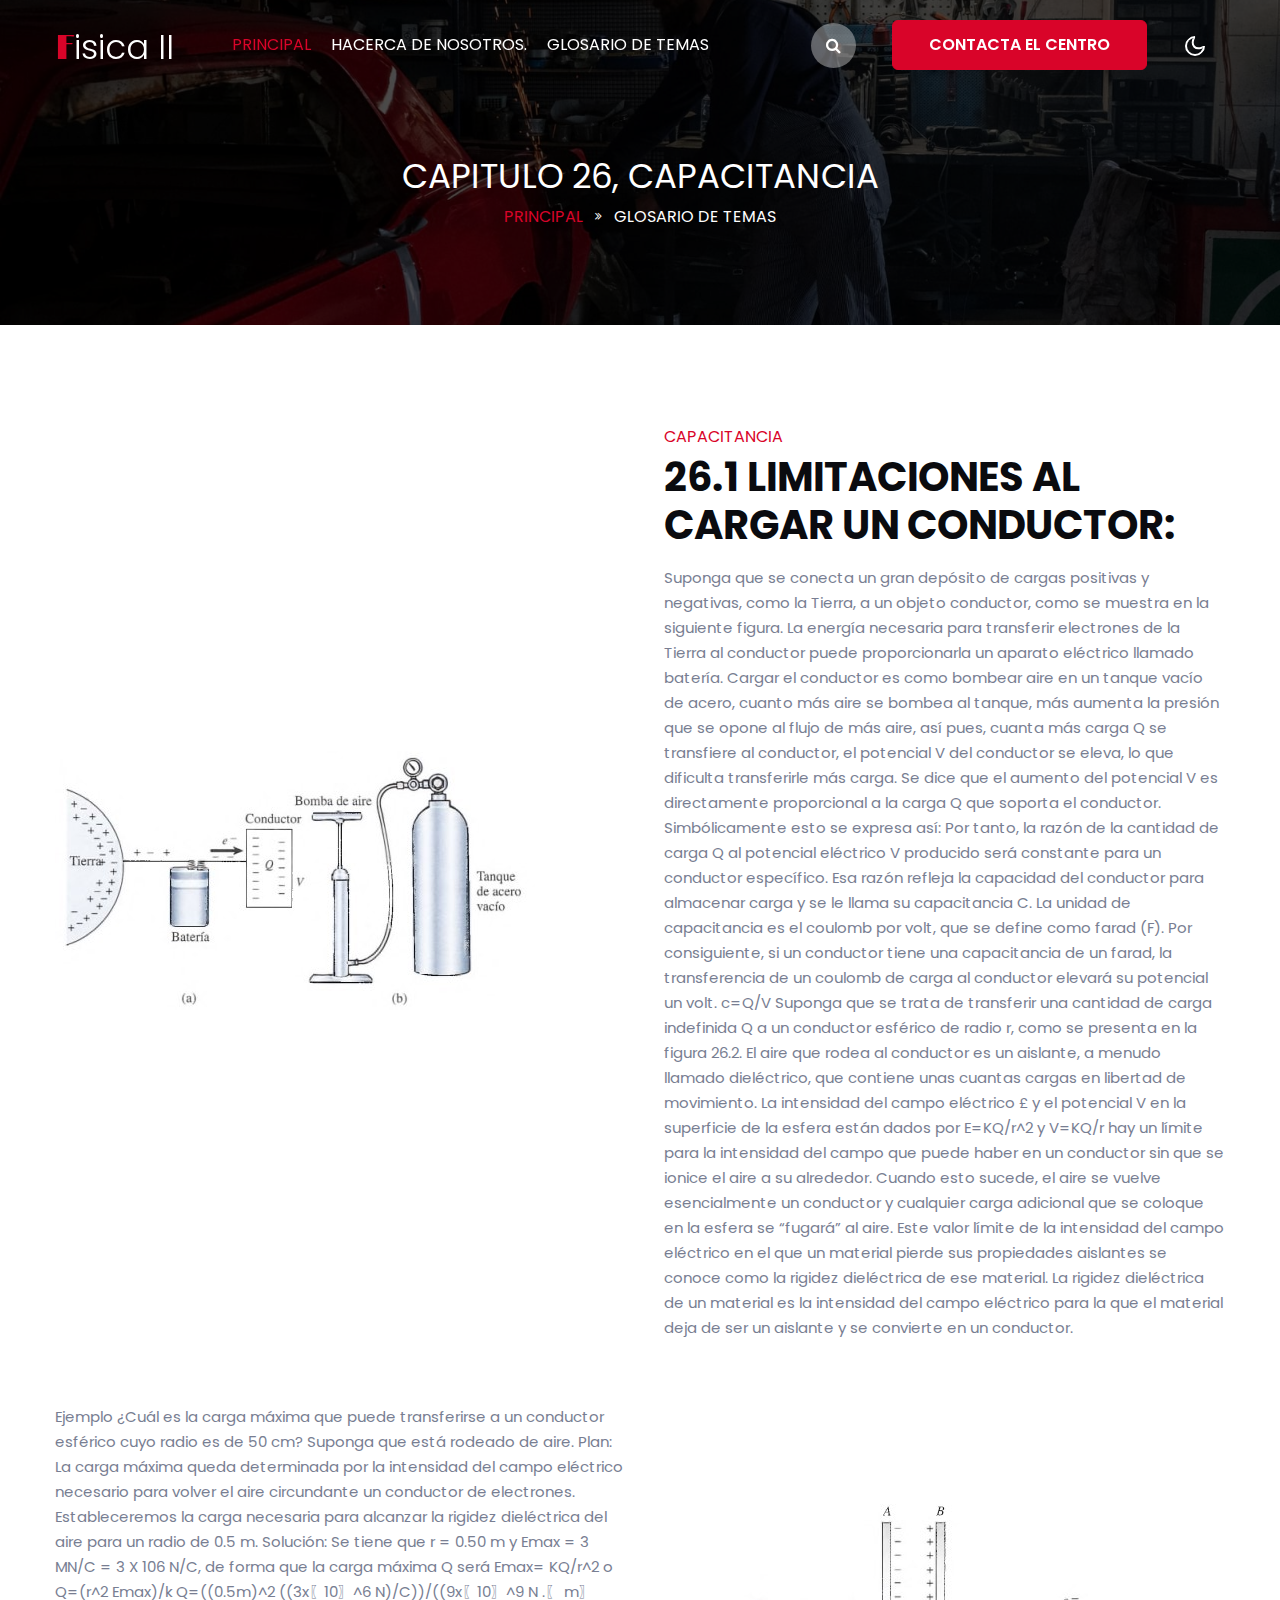
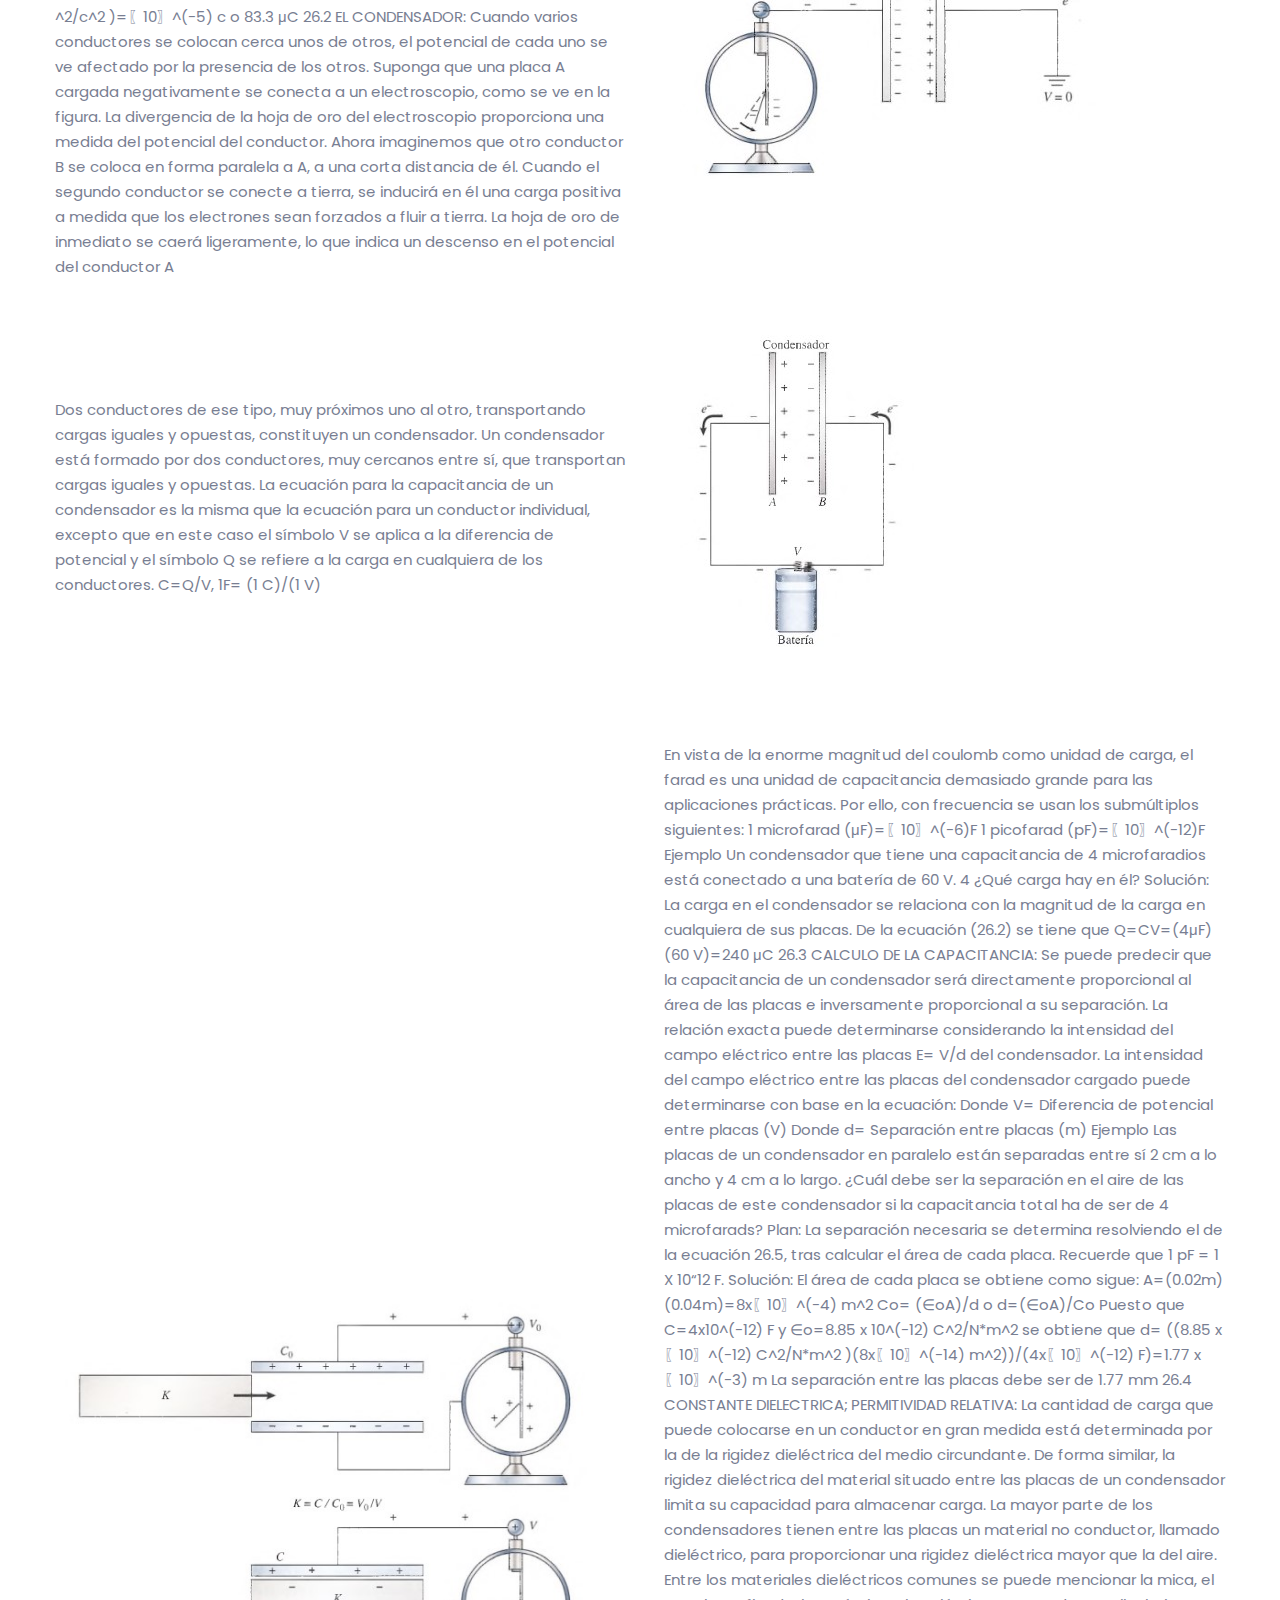
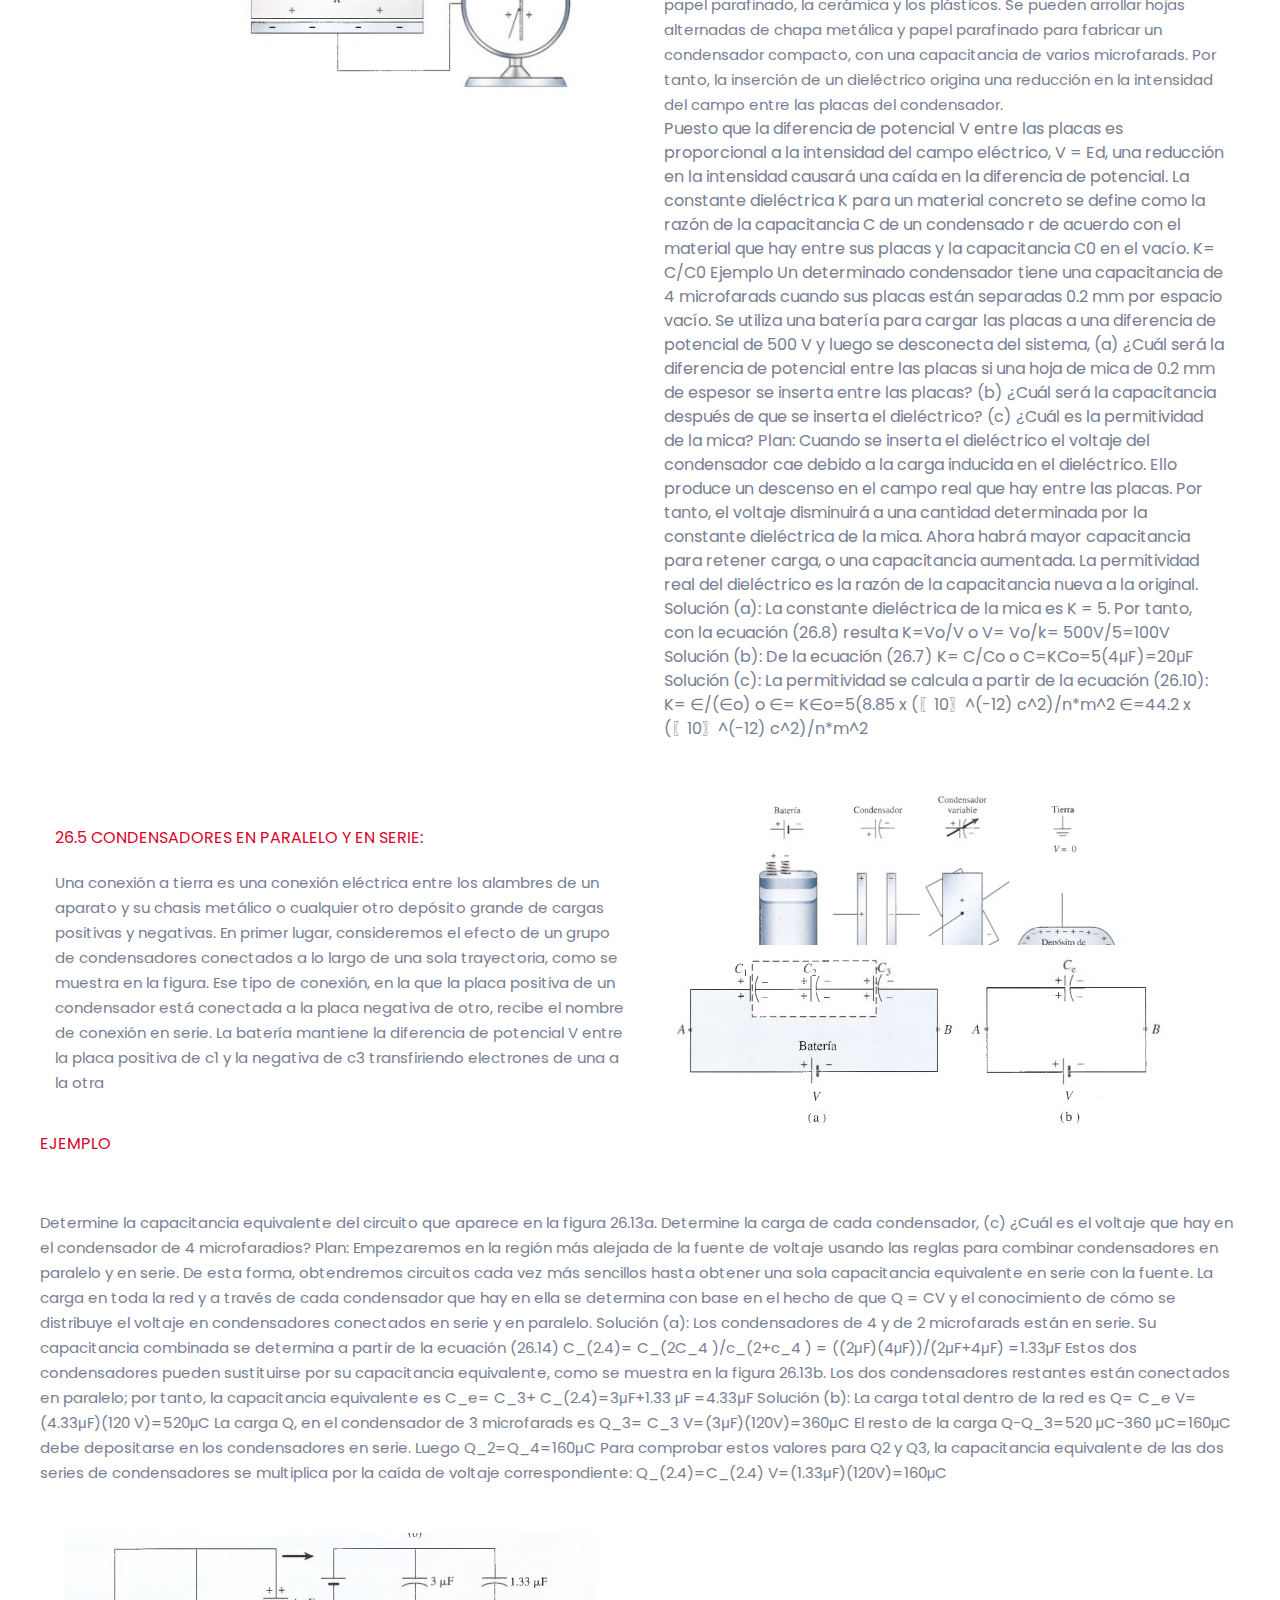
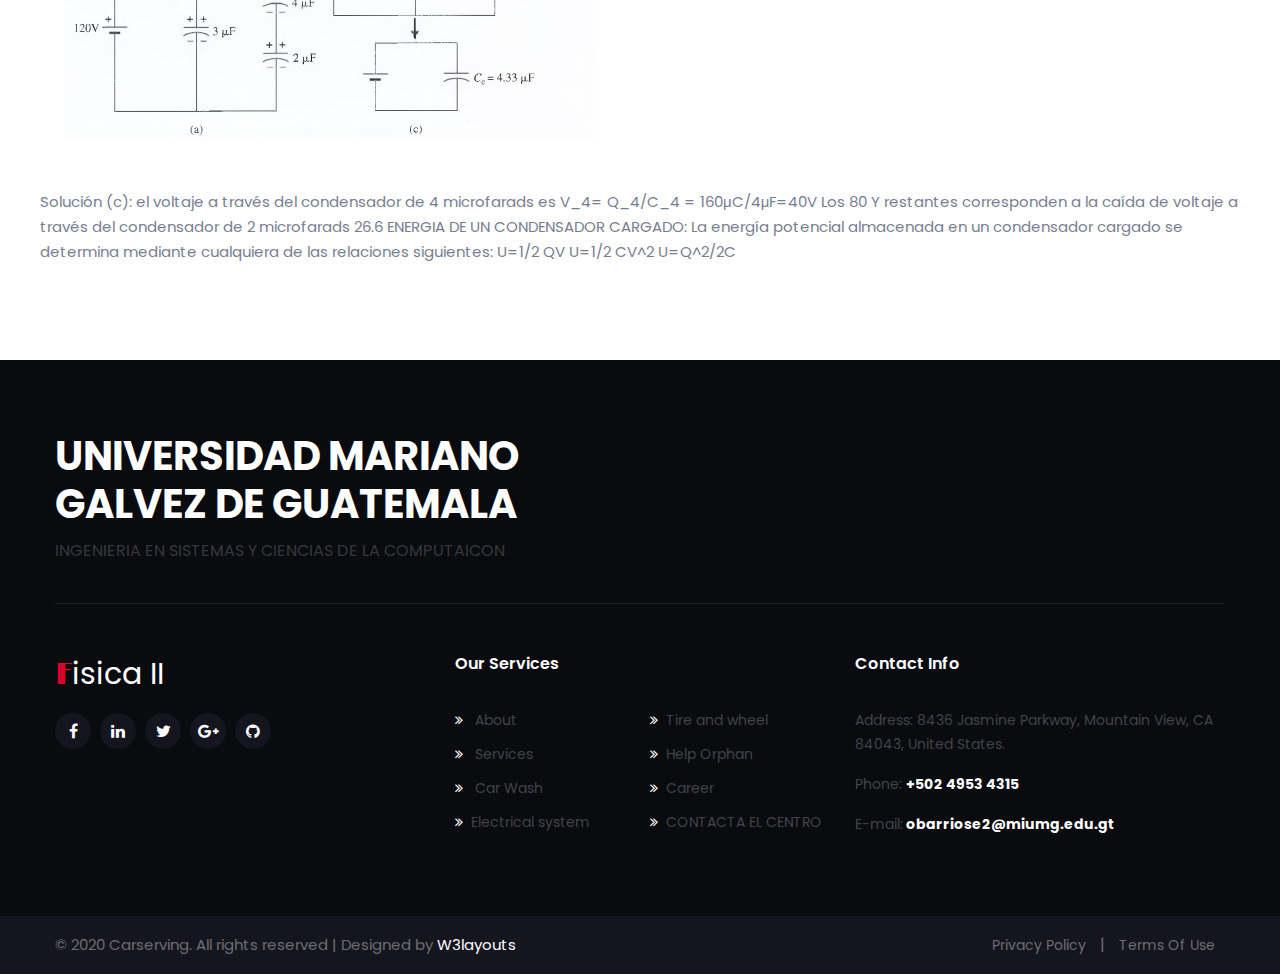
<file: CAPITULO26_CAPACITANCIA.html>
<!--
Author: W3layouts
Author URL: http://w3layouts.com
-->
<!doctype html>
<html lang="zxx">

<head>
  <!-- Required meta tags -->
  <meta charset="utf-8">
  <meta name="viewport" content="width=device-width, initial-scale=1, shrink-to-fit=no">
  <title>CAPiTILIO 26, CAPACITANCIA</title>
  <!-- Template CSS -->
  <link href="//fonts.googleapis.com/css?family=Poppins:300,400,400i,500,600,700&display=swap" rel="stylesheet">
  <link href="//fonts.googleapis.com/css2?family=Limelight&display=swap" rel="stylesheet">
  <!-- Template CSS -->
  <link rel="stylesheet" href="assets/css/style-starter.css">
  <!-- Template CSS -->
</head>

<body>
  <!--header-->
  <header id="site-header" class="fixed-top">
    <div class="container">
      <nav class="navbar navbar-expand-lg navbar-light">
        <h1><a class="navbar-brand" href="index.html">
            <span>F</span>isica II
          </a></h1>
        <button class="navbar-toggler collapsed" type="button" data-toggle="collapse" data-target="#navbarNav"
          aria-controls="navbarNav" aria-expanded="false" aria-label="Toggle navigation">
          <span class="fa icon-expand fa-bars"></span>
          <span class="fa icon-close fa-times"></span>
        </button>

        <div class="collapse navbar-collapse" id="navbarNav">
          <ul class="navbar-nav">
            <li class="nav-item active">
              <a class="nav-link" href="index.html">PRINCIPAL</a>
            </li>
            <li class="nav-item">
              <a class="nav-link" href="NOSOTROS.html">HACERCA DE NOSOTROS.</a>
            </li>
            <li class="nav-item">
              <a class="nav-link" href="glosarioTemas.html">GLOSARIO DE TEMAS</a>
                <ul class = "submenu">
                <li><a href = "./CAPITULO23_LA_FUERZA_ELECTRICA.html">Capitulo 23, LA FUERZA ELECTRICA</a></li>
                <li><a href = "./CAPITULO24_EL_CAMPO_ELECTRICO.html">Capitulo 24, EL CAMPO ELECTRICO</a></li>
                 <li><a href = "./CAPITULO25_POTENCIAL_ELECTRICO.html">Capitulo 25, POTENCIAL ELECTRICO</a></li>
                <li><a href = "./CAPITULO26_CAPACITANCIA.html">Capitulo 26, CAPACITANCIA</a></li>
                <li><a href = "./CAPITULO27_CORRIENTE_Y_RESISTENCIA.html">Capitulo 27, CORRIENTE Y RESISTENCIA</a></li>
                <li><a href = "./CAPITULO28_CIRCUITOS_DE_CORRIENTE_CONTINUA.html">Capitulo 28, CIRCUITOS DE CORRIENTE CONTINUA</a></li>
              </ul>
            </li>
          </ul>
          <ul class="navbar-nav search-right mt-lg-0 mt-2">
            <li class="nav-item mr-3" title="Search"><a href="#search" class="btn search-search">
                <span class="fa fa-search" aria-hidden="true"></span></a></li>
            <li class="nav-item"><a href="https://umg.edu.gt/" class="btn btn-primary d-none d-lg-block btn-style mr-2">CONTACTA EL CENTRO</a></li>
          </ul>

          <!-- //toggle switch for light and dark theme -->
          <!-- search popup -->
          <div id="search" class="pop-overlay">
            <div class="popup">
              <form action="#" method="GET" class="d-sm-flex">
                <input type="search" placeholder="Search.." name="search" required="required" autofocus>
                <button type="submit">GLOSARIO DE TEMAS</button>
                <a class="close" href="#url">&times;</a>
              </form>
            </div>
          </div>
          <!-- /search popup -->
        </div>
        <!-- toggle switch for light and dark theme -->
        <div class="mobile-position">
          <nav class="navigation">
            <div class="theme-switch-wrapper">
              <label class="theme-switch" for="checkbox">
                <input type="checkbox" id="checkbox">
                <div class="mode-container">
                  <i class="gg-sun"></i>
                  <i class="gg-moon"></i>
                </div>
              </label>
            </div>
          </nav>
        </div>
      </nav>
    </div>
  </header>
  <!--/header-->
   <!-- about breadcrumb -->
   <section class="w3l-about-breadcrumb position-relative text-center">
    <div class="breadcrumb-bg breadcrumb-bg-about py-sm-5 py-4">
      <div class="container py-lg-5 py-3">
        <h2 class="title">CAPITULO 26, CAPACITANCIA</h2>
        <ul class="breadcrumbs-custom-path mt-2">
          <li><a href="#url">PRINCIPAL</a></li>
          <li class="active"><span class="fa fa-angle-double-right mx-2" aria-hidden="true"></span> GLOSARIO DE TEMAS </li>
        </ul>
      </div>
    </div>
  </section>
  <!-- //about breadcrumb -->
  <!-- /content-6-->


</section>
  <!-- //about breadcrumb -->
  <!-- /content-6-->

  <section class="w3l-content-6">
    <!-- /content-6-main-->
    <div class="content-6-mian py-5">
      <div class="container py-lg-5">

        <!--DIV PRINCIPAL-->
        <div class="content-info-in row">
          <div class="col-lg-6">
            <img src="assets/images/CAPACITANCIA1.jpg" alt="" class="img-fluid">
          </div>
          <div class="col-lg-6 mt-lg-0 mt-5 about-right-faq align-self  pl-lg-4">
            <div class="title-content text-left mb-2">
              <h6 class="sub-title">CAPACITANCIA</h6>
              <h3 class="hny-title">26.1 LIMITACIONES AL CARGAR UN CONDUCTOR: </h3>
            </div>
            <p class="mt-3">Suponga que se conecta un gran depósito de cargas positivas y negativas, como la Tierra, a un objeto conductor, como se muestra en la siguiente figura. La energía necesaria para transferir electrones de la Tierra al conductor puede proporcionarla un aparato eléctrico llamado batería. Cargar el conductor es como bombear aire en un tanque vacío de acero, cuanto más aire se bombea al tanque, más aumenta la presión que se opone al flujo de más aire, así pues, cuanta más carga Q se transfiere al conductor, el potencial V del conductor se eleva, lo que dificulta transferirle más carga. Se dice que el aumento del potencial V es directamente proporcional a la carga Q que soporta el conductor. Simbólicamente esto se expresa así:

            Por tanto, la razón de la cantidad de carga Q al potencial eléctrico V producido será constante para un conductor específico. Esa razón refleja la capacidad del conductor para almacenar carga y se le llama su capacitancia C. La unidad de capacitancia es el coulomb por volt, que se define como farad (F). Por consiguiente, si un conductor tiene una capacitancia de un farad, la transferencia de un coulomb de carga al conductor elevará su potencial un volt.
                                  c=Q/V

            Suponga que se trata de transferir una cantidad de carga indefinida Q a un conductor esférico de radio r, como se presenta en la figura 26.2. El aire que rodea al conductor es un aislante, a menudo llamado dieléctrico, que contiene unas cuantas cargas en libertad de movimiento. La intensidad del campo eléctrico £ y el potencial V en la superficie de la esfera están dados por E=KQ/r^2         y       V=KQ/r

            hay un límite para la intensidad del campo que puede haber en un conductor sin que se ionice el aire a su alrededor. Cuando esto sucede, el aire se vuelve esencialmente un conductor y cualquier carga adicional que se coloque en la esfera se “fugará” al aire. Este valor límite de la intensidad del campo eléctrico en el que un material pierde sus propiedades aislantes se conoce como la rigidez dieléctrica de ese material. La rigidez dieléctrica de un material es la intensidad del campo eléctrico para la que el material deja de ser un aislante y se convierte en un conductor.</p>
          </div>

          <div class="col-lg-6 mt-5 about-right-faq align-self order2">
            <p class="mt-3">Ejemplo
            ¿Cuál es la carga máxima que puede transferirse a un conductor esférico cuyo radio es de 50 cm? Suponga que está rodeado de aire. 
            Plan: La carga máxima queda determinada por la intensidad del campo eléctrico necesario para volver el aire circundante un conductor de electrones. Estableceremos la carga necesaria para alcanzar la rigidez dieléctrica del aire para un radio de 0.5 m.
            Solución: Se tiene que r = 0.50 m y Emax = 3 MN/C = 3 X 106 N/C, de forma que la carga máxima Q será
                                           <span>Emax=  KQ/r^2     o       Q=(r^2 Emax)/k<span>
            Q=((0.5m)^2 ((3x〖10〗^6 N)/C))/((9x〖10〗^9 N .〖 m〗^2/c^2 )=〖10〗^(-5) c       o      83.3 μC
            26.2 EL CONDENSADOR: Cuando varios conductores se colocan cerca unos de otros, el potencial de cada uno se ve afectado por la presencia de los otros. Suponga que una placa A cargada negativamente se conecta a un electroscopio, como se ve en la figura. La divergencia de la hoja de oro del electroscopio proporciona una medida del potencial del conductor. Ahora imaginemos que otro conductor B se coloca en forma paralela a A, a una corta distancia de él. Cuando el segundo conductor se conecte a tierra, se inducirá en él una carga positiva a medida que los electrones sean forzados a fluir a tierra. La hoja de oro de inmediato se caerá ligeramente, lo que indica un descenso en el potencial del conductor A</p>
          </div>
          
          <div class="col-lg-6 mt-5 pl-lg-4">
            <img src="assets/images/CAPACITANCIA2.jpg" alt="" class="img-fluid">
          </div>

            <div class="col-lg-6 mt-5 about-right-faq align-self order2">
            <p class="mt-3">Dos conductores de ese tipo, muy próximos uno al otro, transportando cargas iguales y opuestas, constituyen un condensador. Un condensador está formado por dos conductores, muy cercanos entre sí, que transportan cargas iguales y opuestas. 
            La ecuación para la capacitancia de un condensador es la misma que la ecuación para un conductor individual, excepto que en este caso el símbolo V se aplica a la diferencia de potencial y el símbolo Q se refiere a la carga en cualquiera de los conductores. C=Q/V,  1F=  (1 C)/(1 V)
          </p>
          </div>
          
          <div class="col-lg-6 mt-5 pl-lg-4">
            <img src="assets/images/CAPACITANCIA3.jpg" alt="" class="img-fluid">
          </div>


           <div class="col-lg-6">
            <img src="assets/images/CAPACITANCIA4.jpg" alt="" class="img-fluid">
          </div>
          <div class="col-lg-6 mt-lg-0 mt-5 about-right-faq align-self  pl-lg-4">
      
            <p class="mt-3"><br><br><br>En vista de la enorme magnitud del coulomb como unidad de carga, el farad es una unidad de capacitancia demasiado grande para las aplicaciones prácticas. Por ello, con frecuencia se usan los submúltiplos siguientes:
                                                                1 microfarad (μF)=〖10〗^(-6)F
                                                                  1 picofarad (pF)=〖10〗^(-12)F
            Ejemplo
            Un condensador que tiene una capacitancia de 4 microfaradios está conectado a una batería de 60 V. 4 ¿Qué carga hay en él?
            Solución: La carga en el condensador se relaciona con la magnitud de la carga en cualquiera de sus placas. De la ecuación (26.2) se tiene que
            Q=CV=(4μF)(60 V)=240 μC
            26.3 CALCULO DE LA CAPACITANCIA: Se puede predecir que la capacitancia de un condensador será directamente proporcional al área de las placas e inversamente proporcional a su separación. La relación exacta puede determinarse considerando la intensidad del campo eléctrico entre las placas 
                                               E=  V/d

            del condensador. La intensidad del campo eléctrico entre las placas del condensador cargado puede determinarse con base en la ecuación: 
            Donde V= Diferencia de potencial entre placas (V)
            Donde d= Separación entre placas (m)
            Ejemplo 
            Las placas de un condensador en paralelo están separadas entre sí 2 cm a lo ancho y 4 cm a lo largo. ¿Cuál debe ser la separación en el aire de las placas de este condensador si la capacitancia total ha de ser de 4 microfarads? 
            Plan: La separación necesaria se determina resolviendo el de la ecuación 26.5, tras calcular el área de cada placa. Recuerde que 1 pF = 1 X 10“12 F. 
            Solución: El área de cada placa se obtiene como sigue:
            A=(0.02m)(0.04m)=8x〖10〗^(-4) m^2
              Co=  (∈oA)/d    o        d=(∈oA)/Co           

            Puesto que C=4x10^(-12) F y ∈o=8.85 x 10^(-12)  C^2/N*m^2   se obtiene que 
               
            d=  ((8.85 x 〖10〗^(-12)  C^2/N*m^2 )(8x〖10〗^(-14)  m^2))/(4x〖10〗^(-12) F)=1.77 x 〖10〗^(-3) m

            La separación entre las placas debe ser de 1.77 mm

            26.4 CONSTANTE DIELECTRICA; PERMITIVIDAD RELATIVA: La cantidad de carga que puede colocarse en un conductor en gran medida está determinada por la de la rigidez dieléctrica del medio circundante. De forma similar, la rigidez dieléctrica del material situado entre las placas de un condensador limita su capacidad para almacenar carga. La mayor parte de los condensadores tienen entre las placas un material no conductor, llamado dieléctrico, para proporcionar una rigidez dieléctrica mayor que la del aire. Entre los materiales dieléctricos comunes se puede mencionar la mica, el papel parafinado, la cerámica y los plásticos. Se pueden arrollar hojas alternadas de chapa metálica y papel parafinado para fabricar un condensador compacto, con una capacitancia de varios microfarads.

            Por tanto, la inserción de un dieléctrico origina una reducción en la intensidad del campo entre las placas del condensador. 
          </p>
            Puesto que la diferencia de potencial V entre las placas es proporcional a la intensidad del campo eléctrico, V = Ed, una reducción en la intensidad causará una caída en la diferencia de potencial.


            La constante dieléctrica K para un material concreto se define como la razón de la capacitancia C de un condensado r de acuerdo con el material que hay entre sus placas y la capacitancia C0 en el vacío.
                K=  C/C0
              Ejemplo 
              Un determinado condensador tiene una capacitancia de 4 microfarads cuando sus placas están separadas 0.2 mm por espacio vacío. Se utiliza una batería para cargar las placas a una diferencia de potencial de 500 V y luego se desconecta del sistema, (a) ¿Cuál será la diferencia de potencial entre las placas si una hoja de mica de 0.2 mm de espesor se inserta entre las placas? (b) ¿Cuál será la capacitancia después de que se inserta el dieléctrico? (c) ¿Cuál es la permitividad de la mica? 
              Plan: Cuando se inserta el dieléctrico el voltaje del condensador cae debido a la carga inducida en el dieléctrico. Ello produce un descenso en el campo real que hay entre las placas. Por tanto, el voltaje disminuirá a una cantidad determinada por la constante dieléctrica de la mica. Ahora habrá mayor capacitancia para retener carga, o una capacitancia aumentada. La permitividad real del dieléctrico es la razón de la capacitancia nueva a la original. 
              Solución (a): La constante dieléctrica de la mica es K = 5. Por tanto, con la ecuación (26.8) resulta
              K=Vo/V     o     V=  Vo/k=  500V/5=100V
              Solución (b): De la ecuación (26.7)

              K=  C/Co      o      C=KCo=5(4μF)=20μF 

              Solución (c): La permitividad se calcula a partir de la ecuación (26.10):
              K=  ∈/(∈o)    o      ∈= K∈o=5(8.85 x (〖10〗^(-12) c^2)/n*m^2

              ∈=44.2 x  (〖10〗^(-12) c^2)/n*m^2
            
          </div>
           


            <div class="col-lg-6 mt-5 about-right-faq align-self order2">
              <h6 class="sub-title">26.5 CONDENSADORES EN PARALELO Y EN SERIE: </h6>
            <p class="mt-3">
               Una conexión a tierra es una conexión eléctrica entre los alambres de un aparato y su chasis metálico o cualquier otro depósito grande de cargas positivas y negativas. En primer lugar, consideremos el efecto de un grupo de condensadores conectados a lo largo de una sola trayectoria, como se muestra en la figura. Ese tipo de conexión, en la que la placa positiva de un condensador está conectada a la placa negativa de otro, recibe el nombre de conexión en serie. La batería mantiene la diferencia de potencial V entre la placa positiva de c1 y la negativa de c3 transfiriendo electrones de una a la otra
            
            </p>
            </div>
           <div class="col-lg-6 mt-5 pl-lg-4">
              <img src="assets/images/CAPACITANCIA5.jpg" alt="" class="img-fluid">
            </div>

            <br><br>
            <div>
              <h6 class="sub-title">EJEMPLO</h6>
              <p><br><br>
                  Determine la capacitancia equivalente del circuito que aparece en la figura 26.13a.
                   Determine la carga de cada condensador, (c) ¿Cuál es el voltaje que hay en el condensador de 4 microfaradios?
                 Plan: Empezaremos en la región más alejada de la fuente de voltaje usando las reglas para combinar condensadores en paralelo y en serie. De esta forma, obtendremos circuitos cada vez más sencillos hasta obtener una sola capacitancia equivalente en serie con la fuente. La carga en toda la red y a través de cada condensador que hay en ella se determina con base en el hecho de que Q = CV y el conocimiento de cómo se distribuye el voltaje en condensadores conectados en serie y en paralelo. 
                Solución (a): Los condensadores de 4 y de 2 microfarads están en serie. Su capacitancia combinada se determina a partir de la ecuación (26.14)
                C_(2.4)=  C_(2C_4 )/c_(2+c_4 ) =  ((2μF)(4μF))/(2μF+4μF)

                =1.33μF
                Estos dos condensadores pueden sustituirse por su capacitancia equivalente, como se muestra en la figura 26.13b. Los dos condensadores restantes están conectados en paralelo; por tanto, la capacitancia equivalente es
                C_e= C_3+ C_(2.4)=3μF+1.33 μF
                =4.33μF

                Solución (b): La carga total dentro de la red es
                Q= C_e V=(4.33μF)(120 V)=520μC
                La carga Q, en el condensador de 3 microfarads es
                Q_3= C_3 V=(3μF)(120V)=360μC
                El resto de la carga
                Q-Q_3=520 μC-360 μC=160μC
                debe depositarse en los condensadores en serie. Luego
                Q_2=Q_4=160μC
                Para comprobar estos valores para Q2 y Q3, la capacitancia equivalente de las dos series de condensadores se multiplica por la caída de voltaje correspondiente: 
                       Q_(2.4)=C_(2.4)  V=(1.33μF)(120V)=160μC
                </p>
            </div>

            <div class="col-lg-6 mt-5 pl-lg-4">
              <img src="assets/images/CAPACITANCIA6.jpg" alt="" class="img-fluid">
            </div>

            <div>
              <p><br><br>Solución (c): el voltaje a través del condensador de 4 microfarads es
                  V_4=  Q_4/C_4 =  160μC/4μF=40V

                  Los 80 Y restantes corresponden a la caída de voltaje a través del condensador de 2 microfarads
                  26.6 ENERGIA DE UN CONDENSADOR CARGADO: La energía potencial almacenada en un condensador cargado se determina mediante cualquiera de las relaciones siguientes: 
                  U=1/2 QV         U=1/2 CV^2         U=Q^2/2C
              </p>
            </div>


        </div>
      </div>
    </div>
  </section>


	
</h3>
  <!-- team -->
  <!-- footer-66 -->
  <footer class="w3l-footer-66">
    <section class="footer-inner-main">
      <div class="footer-hny-grids py-5">
        <div class="container py-lg-4">
          <div class="text-txt">
            <div class="row newsletter-grids-footer">
              <div class="col-lg-6 newsletter-text pr-lg-5">
                <h3 class="hny-title two">UNIVERSIDAD MARIANO GALVEZ DE GUATEMALA</h3>
                <h4>INGENIERIA EN SISTEMAS Y CIENCIAS DE LA COMPUTAICON
                </h4>
              </div>
              <div class="col-lg-6 newsletter-right">
                
              </div>
            </div>
            <div class="right-side">
              <div class="row sub-columns">
                <div class="col-lg-4 col-md-6 sub-one-left pr-lg-4">
                  <h2><a class="navbar-brand" href="index.html">
                    <span>F</span>isica II
                  </a></h2>
                  <!-- if logo is image enable this   
                    <a class="navbar-brand" href="#index.html">
                      <img src="image-path" alt="Your logo" title="Your logo" style="height:35px;" />
                    </a> -->
                  
                  <div class="columns-2">
                    <ul class="social">
                      <li><a href="#facebook"><span class="fa fa-facebook" aria-hidden="true"></span></a>
                      </li>
                      <li><a href="#linkedin"><span class="fa fa-linkedin" aria-hidden="true"></span></a>
                      </li>
                      <li><a href="#twitter"><span class="fa fa-twitter" aria-hidden="true"></span></a>
                      </li>
                      <li><a href="#google"><span class="fa fa-google-plus" aria-hidden="true"></span></a>
                      </li>
                      <li><a href="#github"><span class="fa fa-github" aria-hidden="true"></span></a>
                      </li>
                    </ul>
                  </div>
                </div>
                <div class="col-lg-4 col-md-6 sub-one-left">
                  <h6>Our Services</h6>
    <div class="mid-footer-gd sub-two-right">

                    <ul>
                      <li><a href="about.html"><span class="fa fa-angle-double-right mr-2"></span> About</a>
                      </li>
                      <li><a href="services.html"><span class="fa fa-angle-double-right mr-2"></span> Services</a>
                      </li>
                      <li><a href="#"><span class="fa fa-angle-double-right mr-2"></span> Car Wash</a>
                      </li>
                      <li><a href="#"><span class="fa fa-angle-double-right mr-2"></span>Electrical system</a>
                      </li>
                    </ul>
                    <ul>
                      <li><a href="#"><span class="fa fa-angle-double-right mr-2"></span>Tire and wheel</a>
                      </li>
                      <li><a href="#"><span class="fa fa-angle-double-right mr-2"></span>Help
                          Orphan</a>
                      </li>
                      <li><a href="#support"><span class="fa fa-angle-double-right mr-2"></span>Career</a></li>
                      <li><a href="https://umg.edu.gt/"><span class="fa fa-angle-double-right mr-2"></span>CONTACTA EL CENTRO</a>
                      </li>
                    </ul>
                  </div>
                </div>
                <div class="col-lg-4 col-md-6 sub-one-left">
                  <h6>Contact Info</h6>
                  <div class="sub-contact-info">
                    <p>Address: 8436 Jasmine Parkway, Mountain View, CA 84043, United States.</p>
                    <p class="my-3">Phone: <strong><a href="tel:+24160033999">+502 4953 4315</a></strong></p>
                    <p>E-mail:<strong> <a href="obarriose2@miumg.edu.gt">obarriose2@miumg.edu.gt</a></strong></p>
                  </div>
                </div>
              </div>
            </div>
          </div>
        </div>
      </div>
      <div class="below-section">
        <div class="container">
          <div class="copyright-footer">
            <div class="columns text-lg-left">
              <p>© 2020 Carserving. All rights reserved | Designed by <a href="https://w3layouts.com">W3layouts</a></p>
            </div>
            <ul class="columns text-lg-right">
              <li><a href="#">Privacy Policy</a>
              </li>
              <li>|</li>
              <li><a href="#">Terms Of Use</a>
              </li>
            </ul>
          </div>
        </div>
      </div>
      <!-- copyright -->
      <!-- move top -->
      <button onclick="topFunction()" id="movetop" title="Go to top">
        <span class="fa fa-long-arrow-up" aria-hidden="true"></span>
      </button>
      <script>
        // When the user scrolls down 20px from the top of the document, show the button
        window.onscroll = function () {
          scrollFunction()
        };

        function scrollFunction() {
          if (document.body.scrollTop > 20 || document.documentElement.scrollTop > 20) {
            document.getElementById("movetop").style.display = "block";
          } else {
            document.getElementById("movetop").style.display = "none";
          }
        }

        // When the user clicks on the button, scroll to the top of the document
        function topFunction() {
          document.body.scrollTop = 0;
          document.documentElement.scrollTop = 0;
        }
      </script>
      <!-- /move top -->

    </section>
  </footer>
  <!--//footer-66 -->
  <!-- Template JavaScript -->
  <script src="assets/js/jquery-3.3.1.min.js"></script>
  <script src="assets/js/theme-change.js"></script>
  <!-- disable body scroll which navbar is in active -->
  <script>
    $(function () {
      $('.navbar-toggler').click(function () {
        $('body').toggleClass('noscroll');
      })
    });
  </script>
  <!-- disable body scroll which navbar is in active -->
  <!--/MENU-JS-->
  <script>
    $(window).on("scroll", function () {
      var scroll = $(window).scrollTop();

      if (scroll >= 80) {
        $("#site-header").addClass("nav-fixed");
      } else {
        $("#site-header").removeClass("nav-fixed");
      }
    });

    //Main navigation Active Class Add Remove
    $(".navbar-toggler").on("click", function () {
      $("header").toggleClass("active");
    });
    $(document).on("ready", function () {
      if ($(window).width() > 991) {
        $("header").removeClass("active");
      }
      $(window).on("resize", function () {
        if ($(window).width() > 991) {
          $("header").removeClass("active");
        }
      });
    });
  </script>
  <!--//MENU-JS-->

  <script src="assets/js/bootstrap.min.js"></script>

</body>

</html>
</file>
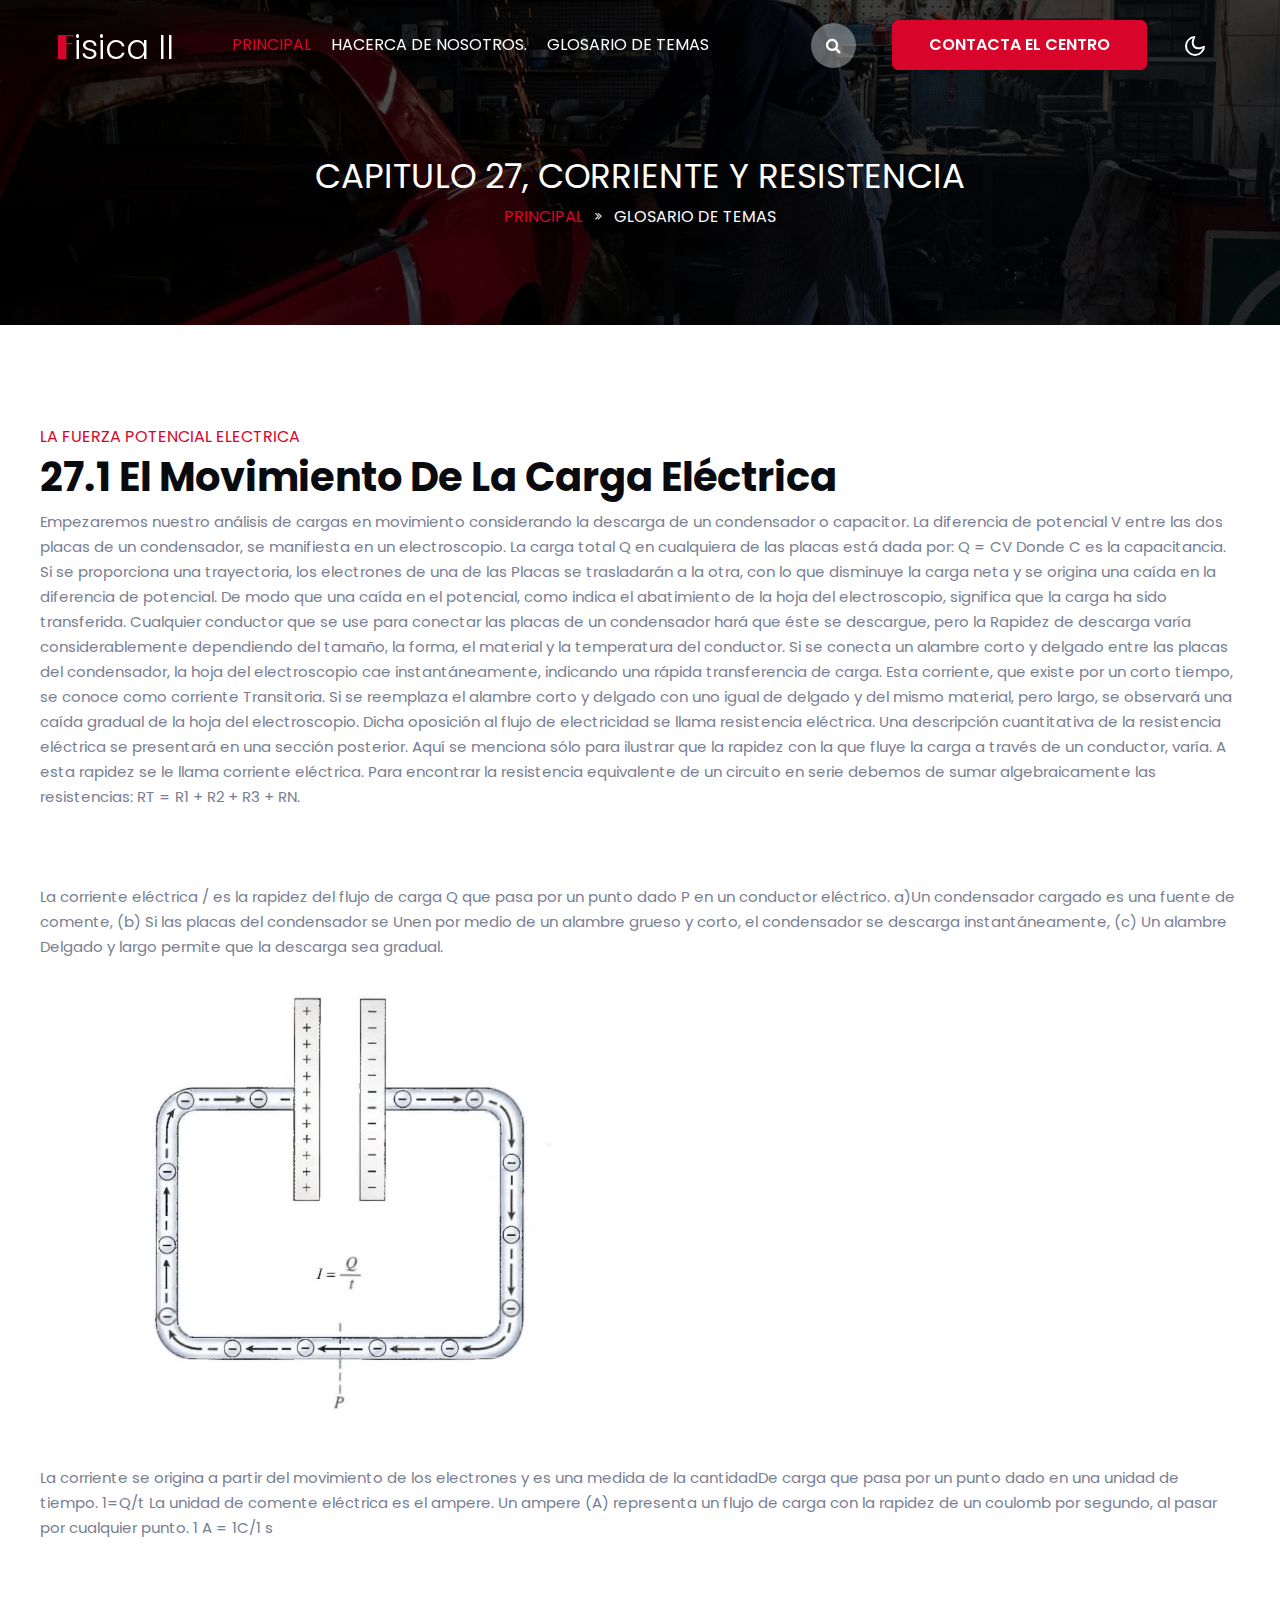
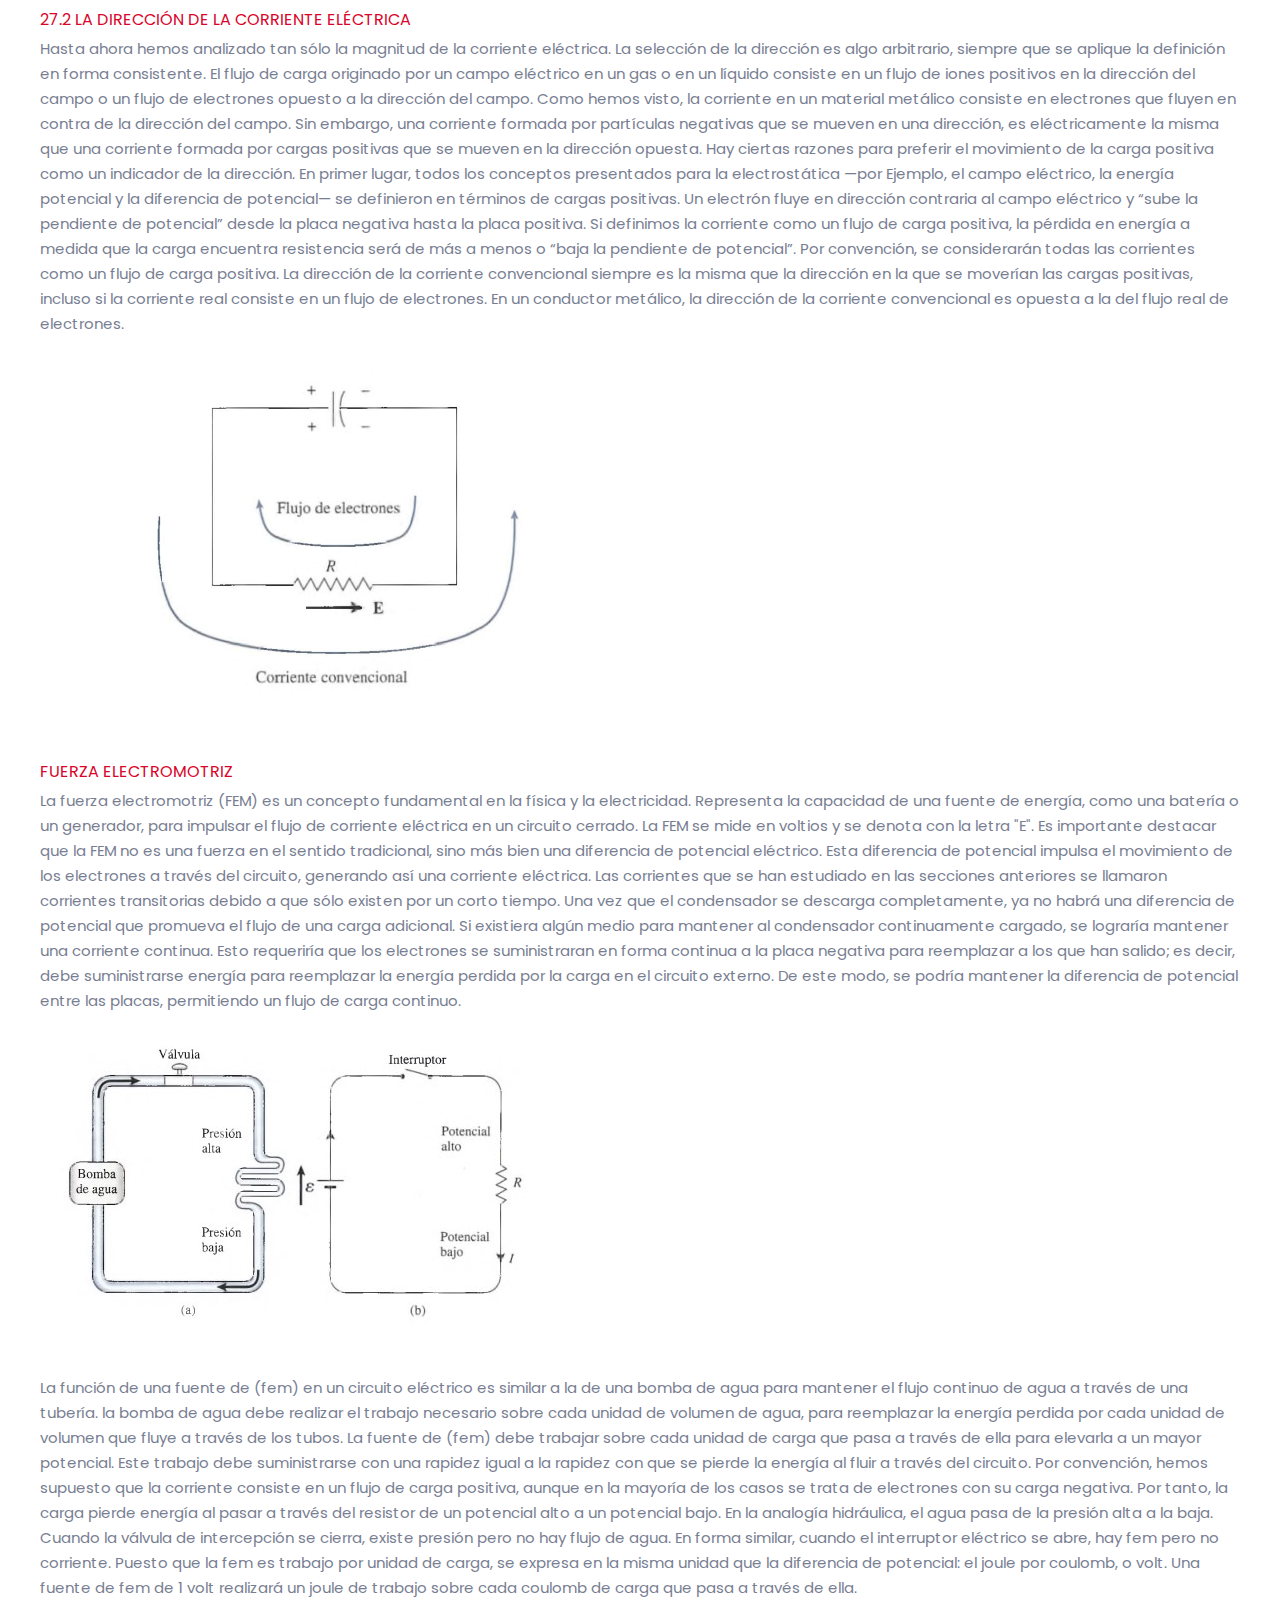
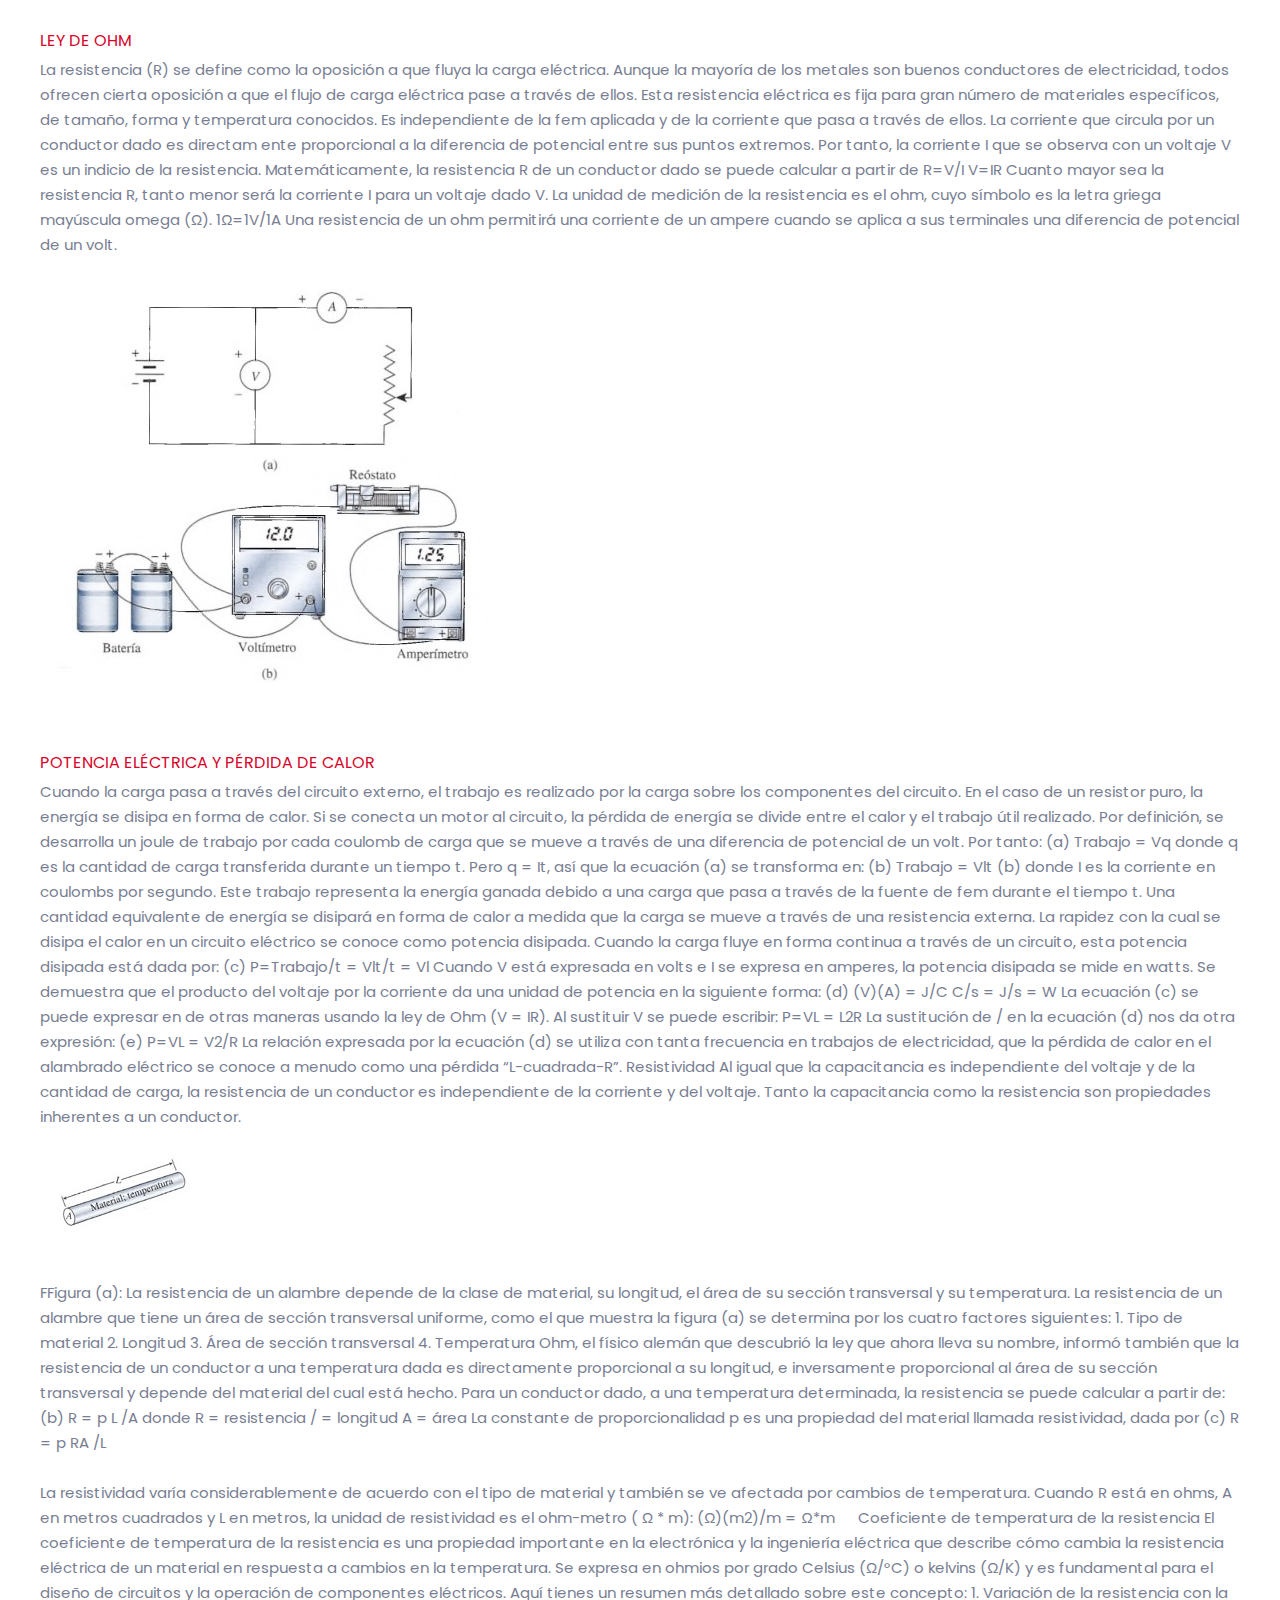
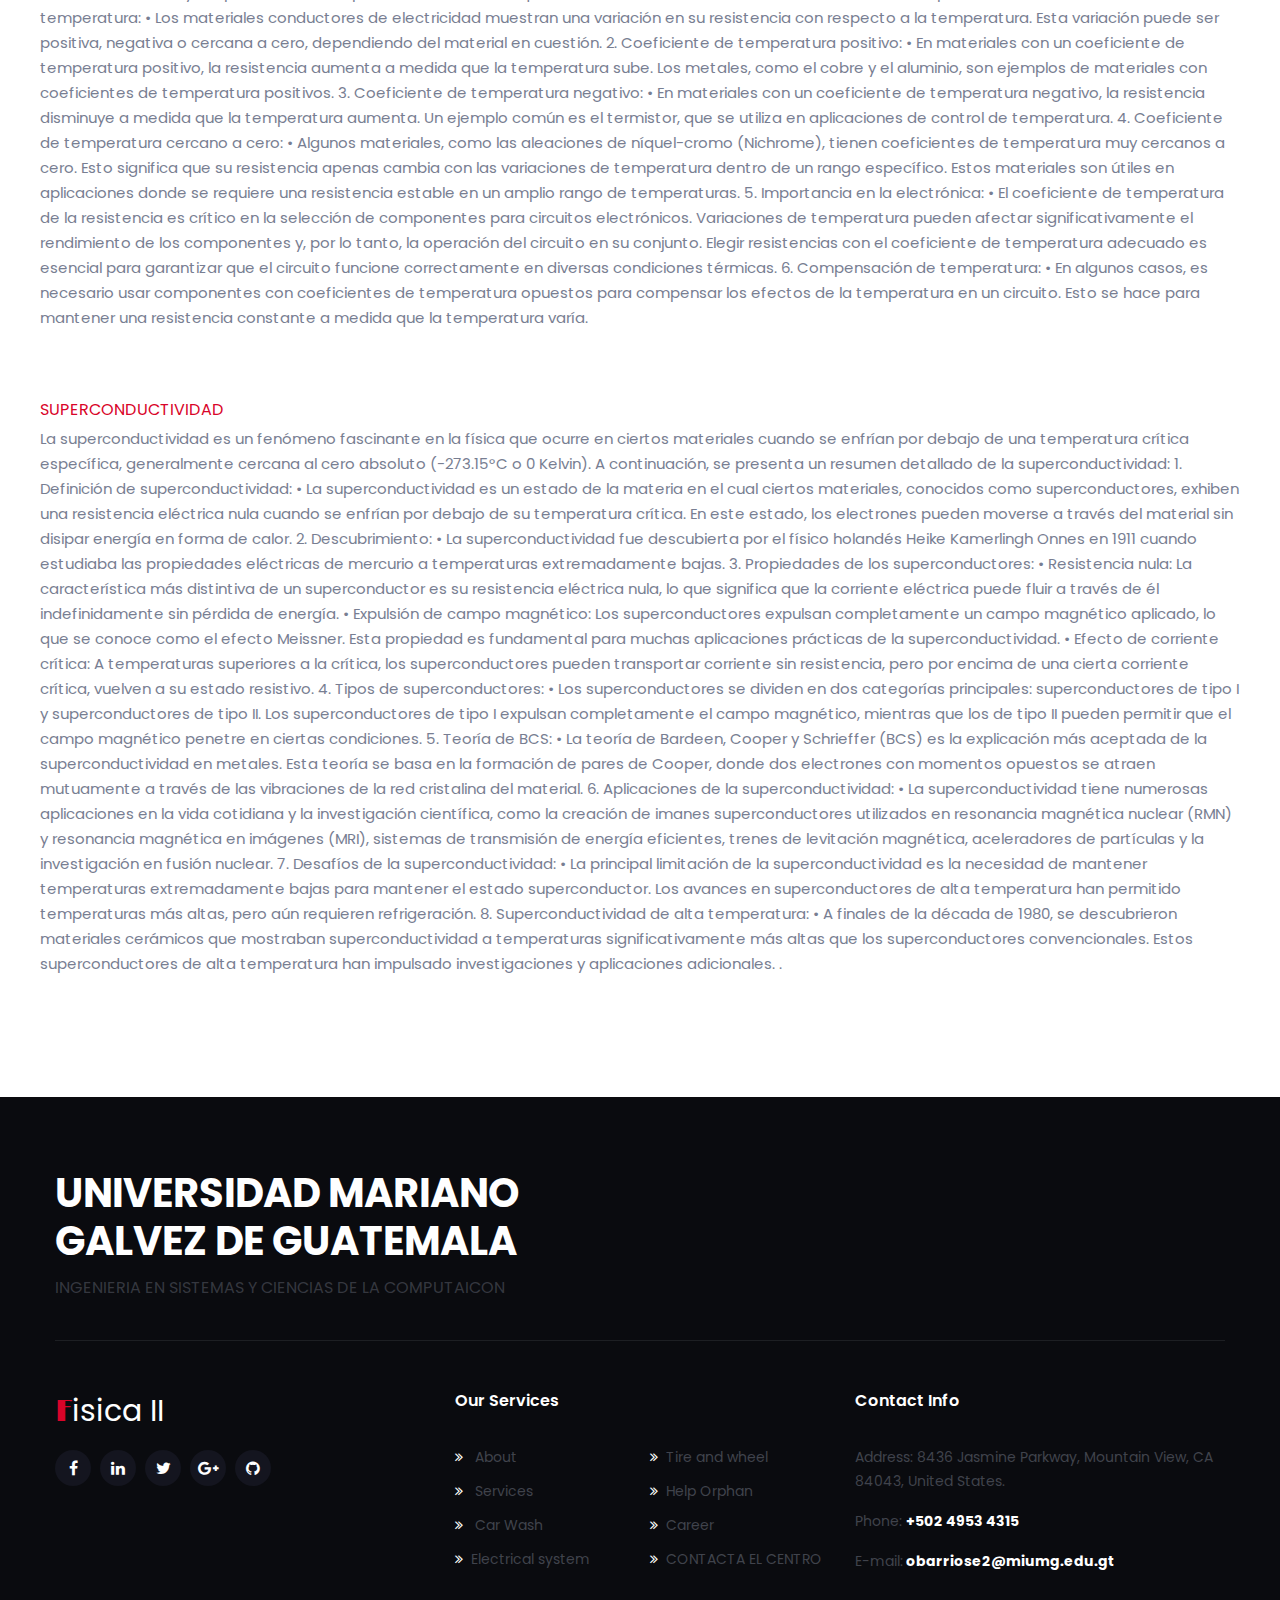
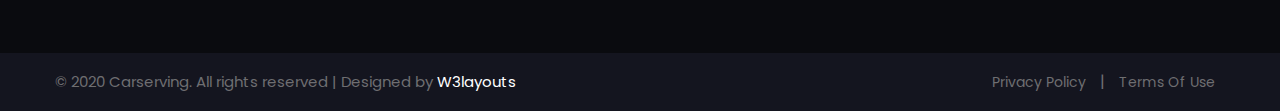
<file: CAPITULO27_CORRIENTE_Y_RESISTENCIA.html>
<!--
Author: W3layouts
Author URL: http://w3layouts.com
-->
<!doctype html>
<html lang="zxx">

<head>
  <!-- Required meta tags -->
  <meta charset="utf-8">
  <meta name="viewport" content="width=device-width, initial-scale=1, shrink-to-fit=no">
  <title>CAPITULO 27, CORRIENTE Y RESISTENCIA</title>
  <!-- Template CSS -->
  <link href="//fonts.googleapis.com/css?family=Poppins:300,400,400i,500,600,700&display=swap" rel="stylesheet">
  <link href="//fonts.googleapis.com/css2?family=Limelight&display=swap" rel="stylesheet">
  <!-- Template CSS -->
  <link rel="stylesheet" href="assets/css/style-starter.css">
  <!-- Template CSS -->
</head>

<body>
  <!--header-->
  <header id="site-header" class="fixed-top">
    <div class="container">
      <nav class="navbar navbar-expand-lg navbar-light">
        <h1><a class="navbar-brand" href="index.html">
            <span>F</span>isica II
          </a></h1>
        <button class="navbar-toggler collapsed" type="button" data-toggle="collapse" data-target="#navbarNav"
          aria-controls="navbarNav" aria-expanded="false" aria-label="Toggle navigation">
          <span class="fa icon-expand fa-bars"></span>
          <span class="fa icon-close fa-times"></span>
        </button>

        <div class="collapse navbar-collapse" id="navbarNav">
          <ul class="navbar-nav">
            <li class="nav-item active">
              <a class="nav-link" href="index.html">PRINCIPAL</a>
            </li>
            <li class="nav-item">
              <a class="nav-link" href="NOSOTROS.html">HACERCA DE NOSOTROS.</a>
            </li>
            <li class="nav-item">
              <a class="nav-link" href="glosarioTemas.html">GLOSARIO DE TEMAS</a>
                <ul class = "submenu">
                <li><a href = "./CAPITULO23_LA_FUERZA_ELECTRICA.html">Capitulo 23, LA FUERZA ELECTRICA</a></li>
                <li><a href = "./CAPITULO24_EL_CAMPO_ELECTRICO.html">Capitulo 24, EL CAMPO ELECTRICO</a></li>
                 <li><a href = "./CAPITULO25_POTENCIAL_ELECTRICO.html">Capitulo 25, POTENCIAL ELECTRICO</a></li>
                <li><a href = "./CAPITULO26_CAPACITANCIA.html">Capitulo 26, CAPACITANCIA</a></li>
                <li><a href = "./CAPITULO27_CORRIENTE_Y_RESISTENCIA.html">Capitulo 27, CORRIENTE Y RESISTENCIA</a></li>
                <li><a href = "./CAPITULO28_CIRCUITOS_DE_CORRIENTE_CONTINUA.html">Capitulo 28, CIRCUITOS DE CORRIENTE CONTINUA</a></li>
              </ul>

            </li>
          </ul>
          <ul class="navbar-nav search-right mt-lg-0 mt-2">
            <li class="nav-item mr-3" title="Search"><a href="#search" class="btn search-search">
                <span class="fa fa-search" aria-hidden="true"></span></a></li>
            <li class="nav-item"><a href="https://umg.edu.gt/" class="btn btn-primary d-none d-lg-block btn-style mr-2">CONTACTA EL CENTRO</a></li>
          </ul>

          <!-- //toggle switch for light and dark theme -->
          <!-- search popup -->
          <div id="search" class="pop-overlay">
            <div class="popup">
              <form action="#" method="GET" class="d-sm-flex">
                <input type="search" placeholder="Search.." name="search" required="required" autofocus>
                <button type="submit">GLOSARIO DE TEMAS</button>
                <a class="close" href="#url">&times;</a>
              </form>
            </div>
          </div>
          <!-- /search popup -->
        </div>
        <!-- toggle switch for light and dark theme -->
        <div class="mobile-position">
          <nav class="navigation">
            <div class="theme-switch-wrapper">
              <label class="theme-switch" for="checkbox">
                <input type="checkbox" id="checkbox">
                <div class="mode-container">
                  <i class="gg-sun"></i>
                  <i class="gg-moon"></i>
                </div>
              </label>
            </div>
          </nav>
        </div>
      </nav>
    </div>
  </header>
  <!--/header-->
   <!-- about breadcrumb -->
   <section class="w3l-about-breadcrumb position-relative text-center">
    <div class="breadcrumb-bg breadcrumb-bg-about py-sm-5 py-4">
      <div class="container py-lg-5 py-3">
        <h2 class="title">CAPITULO 27, CORRIENTE Y RESISTENCIA</h2>
        <ul class="breadcrumbs-custom-path mt-2">
          <li><a href="#url">PRINCIPAL</a></li>
          <li class="active"><span class="fa fa-angle-double-right mx-2" aria-hidden="true"></span> GLOSARIO DE TEMAS </li>
        </ul>
      </div>
    </div>
  </section>
  <!-- //about breadcrumb -->
  <!-- /content-6-->


</section>
  <!-- //about breadcrumb -->
  <!-- /content-6-->

  <section class="w3l-content-6">
    <!-- /content-6-main-->
    <div class="content-6-mian py-5">
      <div class="container py-lg-5">

        <!--DIV PRINCIPAL-->
        <div class="content-info-in row">
          
          <div>
            <div class="title-content text-left mb-2">
              <h6 class="sub-title">LA FUERZA POTENCIAL ELECTRICA</h6>
              <h3 class="hny-title">27.1 El movimiento de la carga eléctrica</h3>
            </div>
              <p>Empezaremos nuestro análisis de cargas en movimiento considerando la descarga de un condensador o capacitor. La diferencia de potencial V entre las dos placas de un condensador,  se manifiesta en un electroscopio. La carga total Q en cualquiera de las placas está dada por: 
              Q = CV
              Donde C es la capacitancia. Si se proporciona una trayectoria, los electrones de una de las  Placas se trasladarán a la otra, con lo que disminuye la carga neta y se origina una caída en la diferencia de potencial. De modo que una caída en el potencial, como indica el abatimiento de la hoja del electroscopio, significa que la carga ha sido transferida. Cualquier conductor que se use para conectar las placas de un condensador hará que éste se descargue, pero la Rapidez de descarga varía considerablemente dependiendo del tamaño, la forma, el material y la temperatura del conductor.

              Si se conecta un alambre corto y delgado entre las placas del condensador, la hoja del electroscopio cae instantáneamente, indicando una rápida transferencia de carga. Esta corriente, que existe por un corto tiempo, se conoce como corriente Transitoria. Si se reemplaza el alambre corto y delgado con uno igual de delgado y del mismo material, pero largo, se observará una caída gradual de la hoja del electroscopio. Dicha oposición al flujo de electricidad se llama resistencia eléctrica. Una descripción cuantitativa de la resistencia eléctrica se presentará en una sección posterior. Aquí se menciona sólo para ilustrar que la rapidez con la que fluye la carga a través de un conductor, varía. A esta rapidez se le llama corriente eléctrica.


              Para encontrar la resistencia equivalente de un circuito en serie debemos de sumar algebraicamente las resistencias: RT = R1 + R2 + R3 + RN.<br><br>
              </p>
          </div>


            <div>
              <p><br><br>
                 La corriente eléctrica / es la rapidez del flujo de carga Q que pasa por un punto dado P en un conductor eléctrico.
                 a)Un condensador cargado es una fuente de comente, (b) Si las placas del condensador se Unen por medio de un alambre grueso y corto, el condensador se descarga instantáneamente, (c) Un alambre Delgado y largo permite que la descarga sea gradual.<br><br>
              </p>
              <div class="col-lg-6">
                <img src="assets/images/POTENCIAL2.jpg" alt="" class="img-fluid">
              </div>
             
              <p><br><br>La corriente se origina a partir del movimiento de los electrones y es una medida de la cantidadDe carga que pasa por un punto dado en una unidad de tiempo.
              1=Q/t
              La unidad de comente eléctrica es el ampere. Un ampere (A) representa un flujo de carga con la rapidez de un coulomb por segundo, al pasar por cualquier punto.
              1 A = 1C/1 s

              </p>
            </div>

          <div>
            <h6 class="sub-title"><br><br>27.2 La dirección de la corriente eléctrica</h6>
            <p>
              Hasta ahora hemos analizado tan sólo la magnitud de la corriente eléctrica. La selección de la dirección es algo arbitrario, siempre que se aplique la definición en forma consistente. El flujo de carga originado por un campo eléctrico en un gas o en un líquido consiste en un flujo de iones positivos en la dirección del campo o un flujo de electrones opuesto a la dirección del campo. Como hemos visto, la corriente en un material metálico consiste en electrones que fluyen en contra de la dirección del campo. Sin embargo, una corriente formada por partículas negativas que se mueven en una dirección, es eléctricamente la misma que una corriente formada por cargas positivas que se mueven en la dirección opuesta. Hay ciertas razones para preferir el movimiento de la carga positiva como un indicador de la dirección. En primer lugar, todos los conceptos presentados para la electrostática —por Ejemplo, el campo eléctrico, la energía potencial y la diferencia de potencial— se definieron en términos de cargas positivas. Un electrón fluye en dirección contraria al campo eléctrico y “sube la pendiente de potencial” desde la placa negativa hasta la placa positiva. Si definimos la corriente como un flujo de carga positiva, la pérdida en energía a medida que la carga encuentra resistencia será de más a menos o “baja la pendiente de potencial”. Por convención, se considerarán todas las corrientes como un flujo de carga positiva.

              La dirección de la corriente convencional siempre es la misma que la dirección en la que se moverían las cargas positivas, incluso si la corriente real consiste en un flujo de electrones.

              En un conductor metálico, la dirección de la corriente convencional es opuesta a la del flujo real de electrones.

              <br><br>
            </p>
          </div>
          <div class="col-lg-6">
                <img src="assets/images/POTENCIAL3.jpg" alt="" class="img-fluid">
            </div>

            <div>
             <h6 class="sub-title"><br><br>Fuerza electromotriz</h6>

            <p>
              La fuerza electromotriz (FEM) es un concepto fundamental en la física y la electricidad. Representa la capacidad de una fuente de energía, como una batería o un generador, para impulsar el flujo de corriente eléctrica en un circuito cerrado.
              La FEM se mide en voltios y se denota con la letra "E". Es importante destacar que la FEM no es una fuerza en el sentido tradicional, sino más bien una diferencia de potencial eléctrico. Esta diferencia de potencial impulsa el movimiento de los electrones a través del circuito, generando así una corriente eléctrica.
              Las corrientes que se han estudiado en las secciones anteriores se llamaron corrientes transitorias debido a que sólo existen por un corto tiempo. Una vez que el condensador se descarga completamente, ya no habrá una diferencia de potencial que promueva el flujo de una carga adicional. Si existiera algún medio para mantener al condensador continuamente cargado, se lograría mantener una corriente continua. Esto requeriría que los electrones se suministraran en forma continua a la placa negativa para reemplazar a los que han salido; es decir, debe suministrarse energía para reemplazar la energía perdida por la carga en el circuito externo. De este modo, se podría mantener la diferencia de potencial entre las placas, permitiendo un flujo de carga continuo.
              <br><br>
          </p>
          </div>
          <div class="col-lg-6">
                <img src="assets/images/POTENCIAL4.jpg" alt="" class="img-fluid">
            </div>

          <div>
            
            <p><br><br>
              La función de una fuente de (fem) en un circuito eléctrico es similar a la de una bomba de agua para mantener el flujo continuo de agua a través de una tubería. la bomba de agua debe realizar el trabajo necesario sobre cada unidad de volumen de agua, para reemplazar la energía perdida por cada unidad de volumen que fluye a través de los tubos. La fuente de (fem) debe trabajar sobre cada unidad de carga que pasa a través de ella para elevarla a un mayor potencial. Este trabajo debe suministrarse con una rapidez igual a la rapidez con que se pierde la energía al fluir a través del circuito. Por convención, hemos supuesto que la corriente consiste en un flujo de carga positiva, aunque en la mayoría de los casos se trata de electrones con su carga negativa. Por tanto, la carga pierde energía al pasar a través del resistor de un potencial alto a un potencial bajo. En la analogía hidráulica, el agua pasa de la presión alta a la baja. Cuando la válvula de intercepción se cierra, existe presión pero no hay flujo de agua. En forma similar, cuando el interruptor eléctrico se abre, hay fem pero no corriente. Puesto que la fem es trabajo por unidad de carga, se expresa en la misma unidad que la diferencia de potencial: el joule por coulomb, o volt. 
              Una fuente de fem de 1 volt realizará un joule de trabajo sobre cada coulomb de carga que pasa a través de ella.
             <br><br></P>
            
          </div>


            <div>
              <h6 class="sub-title">Ley de Ohm</h6>
            <p>
              La resistencia (R) se define como la oposición a que fluya la carga eléctrica. Aunque la mayoría de los metales son buenos conductores de electricidad, todos ofrecen cierta oposición a que el flujo de carga eléctrica pase a través de ellos. Esta resistencia eléctrica es fija para gran número de materiales específicos, de tamaño, forma y temperatura conocidos. Es independiente de la fem aplicada y de la corriente que pasa a través de ellos. La corriente que circula por un conductor dado es directam ente proporcional a la diferencia de potencial entre sus puntos extremos.
              Por tanto, la corriente I que se observa con un voltaje V es un indicio de la resistencia. Matemáticamente, la resistencia R de un conductor dado se puede calcular a partir de
              R=V/I            V=IR
              Cuanto mayor sea la resistencia R, tanto menor será la corriente I para un voltaje dado V. La unidad de medición de la resistencia es el ohm, cuyo símbolo es la letra griega mayúscula omega (Ω). 
              1Ω=1V/1A
              Una resistencia de un ohm permitirá una corriente de un ampere cuando se aplica a sus terminales una diferencia de potencial de un volt.
               

            <br><br>
            </p>
            </div>

           <div class="col-lg-6">
              <img src="assets/images/POTENCIAL5.jpg" alt="" class="img-fluid">
            </div>

            <div>
              <h6 class="sub-title"><br><br>Potencia eléctrica y pérdida de calor</h6>
              <p>
                 
                  Cuando la carga pasa a través del circuito externo, el trabajo es realizado por la carga sobre los componentes del circuito. En el caso de un resistor puro, la energía se disipa en forma de calor. Si se conecta un motor al circuito, la pérdida de energía se divide entre el calor y el trabajo útil realizado.

                  Por definición, se desarrolla un joule de trabajo por cada coulomb de carga que se mueve a través de una diferencia de potencial de un volt. Por tanto:
                  (a)                                                                 Trabajo = Vq   

                  donde q es la cantidad de carga transferida durante un tiempo t. Pero q = It, así que la ecuación (a) se transforma en: 
                  (b)           Trabajo = Vlt (b)

                  donde I es la corriente en coulombs por segundo. Este trabajo representa la energía ganada debido a una carga que pasa a través de la fuente de fem durante el tiempo t. Una cantidad equivalente de energía se disipará en forma de calor a medida que la carga se mueve a través de una resistencia externa. 
                  La rapidez con la cual se disipa el calor en un circuito eléctrico se conoce como potencia disipada. Cuando la carga fluye en forma continua a través de un circuito, esta potencia disipada está dada por:
                  (c)           P=Trabajo/t = Vlt/t = Vl  

                  Cuando V está expresada en volts e I se expresa en amperes, la potencia disipada se mide en watts. Se demuestra que el producto del voltaje por la corriente da una unidad de potencia en la siguiente forma:
                  (d) (V)(A) = J/C C/s = J/s = W
                  La ecuación (c) se puede expresar en de otras maneras usando la ley de Ohm (V = IR). Al sustituir V se puede escribir:
                  P=VL = L2R
                  La sustitución de / en la ecuación (d) nos da otra expresión:
                  (e)            P=VL = V2/R 

                  La relación expresada por la ecuación (d) se utiliza con tanta frecuencia en trabajos de electricidad, que la pérdida de calor en el alambrado eléctrico se conoce a menudo como una pérdida “L-cuadrada-R”.

                  Resistividad 
                  Al igual que la capacitancia es independiente del voltaje y de la cantidad de carga, la resistencia de un conductor es independiente de la corriente y del voltaje. Tanto la capacitancia como la resistencia son propiedades inherentes a un conductor.
                  <br><br>
                </p>
            </div>

            <div class="col-lg-6">
              <img src="assets/images/RESISTENCIA.jpg" alt="" class="img-fluid">
            </div>

            <div>
              <p>
                  <br><br>FFigura (a): La resistencia de un alambre depende de la clase de material, su longitud, el área de su sección transversal y su temperatura.

                  La resistencia de un alambre que tiene un área de sección transversal uniforme, como el que muestra la figura (a) se determina por los cuatro factores siguientes: 
                  1. Tipo de material 
                  2. Longitud 
                  3. Área de sección transversal 
                  4. Temperatura 
                  Ohm, el físico alemán que descubrió la ley que ahora lleva su nombre, informó también que la resistencia de un conductor a una temperatura dada es directamente proporcional a su longitud, e inversamente proporcional al área de su sección transversal y depende del material del cual está hecho. Para un conductor dado, a una temperatura determinada, la resistencia se puede calcular a partir de:
                  (b) R = p L /A
                  donde R = resistencia / = longitud A = área La constante de proporcionalidad p es una propiedad del material llamada resistividad, dada por
                  (c)                  R = p RA /L
                  <br><br>

                  La resistividad varía considerablemente de acuerdo con el tipo de material y también se ve afectada por cambios de temperatura. Cuando R está en ohms, A en metros cuadrados y L en metros, la unidad de resistividad es el ohm-metro ( Ω * m):
                  (Ω)(m2)/m = Ω*m

                   
                  Coeficiente de temperatura de la resistencia
                  El coeficiente de temperatura de la resistencia es una propiedad importante en la electrónica y la ingeniería eléctrica que describe cómo cambia la resistencia eléctrica de un material en respuesta a cambios en la temperatura. Se expresa en ohmios por grado Celsius (Ω/°C) o kelvins (Ω/K) y es fundamental para el diseño de circuitos y la operación de componentes eléctricos. Aquí tienes un resumen más detallado sobre este concepto:
                  1.  Variación de la resistencia con la temperatura:
                  • Los materiales conductores de electricidad muestran una variación en su resistencia con respecto a la temperatura. Esta variación puede ser positiva, negativa o cercana a cero, dependiendo del material en cuestión.
                  2.  Coeficiente de temperatura positivo:
                  • En materiales con un coeficiente de temperatura positivo, la resistencia aumenta a medida que la temperatura sube. Los metales, como el cobre y el aluminio, son ejemplos de materiales con coeficientes de temperatura positivos.
                  3.  Coeficiente de temperatura negativo:
                  • En materiales con un coeficiente de temperatura negativo, la resistencia disminuye a medida que la temperatura aumenta. Un ejemplo común es el termistor, que se utiliza en aplicaciones de control de temperatura.
                  4.  Coeficiente de temperatura cercano a cero:
                  • Algunos materiales, como las aleaciones de níquel-cromo (Nichrome), tienen coeficientes de temperatura muy cercanos a cero. Esto significa que su resistencia apenas cambia con las variaciones de temperatura dentro de un rango específico. Estos materiales son útiles en aplicaciones donde se requiere una resistencia estable en un amplio rango de temperaturas.
                  5.  Importancia en la electrónica:
                  • El coeficiente de temperatura de la resistencia es crítico en la selección de componentes para circuitos electrónicos. Variaciones de temperatura pueden afectar significativamente el rendimiento de los componentes y, por lo tanto, la operación del circuito en su conjunto. Elegir resistencias con el coeficiente de temperatura adecuado es esencial para garantizar que el circuito funcione correctamente en diversas condiciones térmicas.
                  6.  Compensación de temperatura:
                  • En algunos casos, es necesario usar componentes con coeficientes de temperatura opuestos para compensar los efectos de la temperatura en un circuito. Esto se hace para mantener una resistencia constante a medida que la temperatura varía.


              </p>
            </div>

            <div>
                <h6 class="sub-title"><br><br>SUPERCONDUCTIVIDAD</h6>
              <p>
                                   
                  La superconductividad es un fenómeno fascinante en la física que ocurre en ciertos materiales cuando se enfrían por debajo de una temperatura crítica específica, generalmente cercana al cero absoluto (-273.15°C o 0 Kelvin). A continuación, se presenta un resumen detallado de la superconductividad:
                    1.  Definición de superconductividad:
                    • La superconductividad es un estado de la materia en el cual ciertos materiales, conocidos como superconductores, exhiben una resistencia eléctrica nula cuando se enfrían por debajo de su temperatura crítica. En este estado, los electrones pueden moverse a través del material sin disipar energía en forma de calor.
                    2.  Descubrimiento:
                    • La superconductividad fue descubierta por el físico holandés Heike Kamerlingh Onnes en 1911 cuando estudiaba las propiedades eléctricas de mercurio a temperaturas extremadamente bajas.
                    3.  Propiedades de los superconductores:
                    • Resistencia nula: La característica más distintiva de un superconductor es su resistencia eléctrica nula, lo que significa que la corriente eléctrica puede fluir a través de él indefinidamente sin pérdida de energía.
                    • Expulsión de campo magnético: Los superconductores expulsan completamente un campo magnético aplicado, lo que se conoce como el efecto Meissner. Esta propiedad es fundamental para muchas aplicaciones prácticas de la superconductividad.
                    • Efecto de corriente crítica: A temperaturas superiores a la crítica, los superconductores pueden transportar corriente sin resistencia, pero por encima de una cierta corriente crítica, vuelven a su estado resistivo.
                    4.  Tipos de superconductores:
                    • Los superconductores se dividen en dos categorías principales: superconductores de tipo I y superconductores de tipo II. Los superconductores de tipo I expulsan completamente el campo magnético, mientras que los de tipo II pueden permitir que el campo magnético penetre en ciertas condiciones.
                    5.  Teoría de BCS:
                    • La teoría de Bardeen, Cooper y Schrieffer (BCS) es la explicación más aceptada de la superconductividad en metales. Esta teoría se basa en la formación de pares de Cooper, donde dos electrones con momentos opuestos se atraen mutuamente a través de las vibraciones de la red cristalina del material.
                    6.  Aplicaciones de la superconductividad:
                    • La superconductividad tiene numerosas aplicaciones en la vida cotidiana y la investigación científica, como la creación de imanes superconductores utilizados en resonancia magnética nuclear (RMN) y resonancia magnética en imágenes (MRI), sistemas de transmisión de energía eficientes, trenes de levitación magnética, aceleradores de partículas y la investigación en fusión nuclear.
                    7.  Desafíos de la superconductividad:
                    • La principal limitación de la superconductividad es la necesidad de mantener temperaturas extremadamente bajas para mantener el estado superconductor. Los avances en superconductores de alta temperatura han permitido temperaturas más altas, pero aún requieren refrigeración.
                    8.  Superconductividad de alta temperatura:
                    • A finales de la década de 1980, se descubrieron materiales cerámicos que mostraban superconductividad a temperaturas significativamente más altas que los superconductores convencionales. Estos superconductores de alta temperatura han impulsado investigaciones y aplicaciones adicionales.



                  .<br><br>

              </p>
            </div>

        
        </div>
      </div>
    </div>
  </section>


  
</h3>
  <!-- team -->
  <!-- footer-66 -->
  <footer class="w3l-footer-66">
    <section class="footer-inner-main">
      <div class="footer-hny-grids py-5">
        <div class="container py-lg-4">
          <div class="text-txt">
            <div class="row newsletter-grids-footer">
              <div class="col-lg-6 newsletter-text pr-lg-5">
                <h3 class="hny-title two">UNIVERSIDAD MARIANO GALVEZ DE GUATEMALA</h3>
                <h4>INGENIERIA EN SISTEMAS Y CIENCIAS DE LA COMPUTAICON
                </h4>
              </div>
              <div class="col-lg-6 newsletter-right">
                
              </div>
            </div>
            <div class="right-side">
              <div class="row sub-columns">
                <div class="col-lg-4 col-md-6 sub-one-left pr-lg-4">
                  <h2><a class="navbar-brand" href="index.html">
                    <span>F</span>isica II
                  </a></h2>
                  <!-- if logo is image enable this   
                    <a class="navbar-brand" href="#index.html">
                      <img src="image-path" alt="Your logo" title="Your logo" style="height:35px;" />
                    </a> -->
                  
                  <div class="columns-2">
                    <ul class="social">
                      <li><a href="#facebook"><span class="fa fa-facebook" aria-hidden="true"></span></a>
                      </li>
                      <li><a href="#linkedin"><span class="fa fa-linkedin" aria-hidden="true"></span></a>
                      </li>
                      <li><a href="#twitter"><span class="fa fa-twitter" aria-hidden="true"></span></a>
                      </li>
                      <li><a href="#google"><span class="fa fa-google-plus" aria-hidden="true"></span></a>
                      </li>
                      <li><a href="#github"><span class="fa fa-github" aria-hidden="true"></span></a>
                      </li>
                    </ul>
                  </div>
                </div>
                <div class="col-lg-4 col-md-6 sub-one-left">
                  <h6>Our Services</h6>
    <div class="mid-footer-gd sub-two-right">

                    <ul>
                      <li><a href="about.html"><span class="fa fa-angle-double-right mr-2"></span> About</a>
                      </li>
                      <li><a href="services.html"><span class="fa fa-angle-double-right mr-2"></span> Services</a>
                      </li>
                      <li><a href="#"><span class="fa fa-angle-double-right mr-2"></span> Car Wash</a>
                      </li>
                      <li><a href="#"><span class="fa fa-angle-double-right mr-2"></span>Electrical system</a>
                      </li>
                    </ul>
                    <ul>
                      <li><a href="#"><span class="fa fa-angle-double-right mr-2"></span>Tire and wheel</a>
                      </li>
                      <li><a href="#"><span class="fa fa-angle-double-right mr-2"></span>Help
                          Orphan</a>
                      </li>
                      <li><a href="#support"><span class="fa fa-angle-double-right mr-2"></span>Career</a></li>
                      <li><a href="https://umg.edu.gt/"><span class="fa fa-angle-double-right mr-2"></span>CONTACTA EL CENTRO</a>
                      </li>
                    </ul>
                  </div>
                </div>
                <div class="col-lg-4 col-md-6 sub-one-left">
                  <h6>Contact Info</h6>
                  <div class="sub-contact-info">
                    <p>Address: 8436 Jasmine Parkway, Mountain View, CA 84043, United States.</p>
                    <p class="my-3">Phone: <strong><a href="tel:+24160033999">+502 4953 4315</a></strong></p>
                    <p>E-mail:<strong> <a href="obarriose2@miumg.edu.gt">obarriose2@miumg.edu.gt</a></strong></p>
                  </div>
                </div>
              </div>
            </div>
          </div>
        </div>
      </div>
      <div class="below-section">
        <div class="container">
          <div class="copyright-footer">
            <div class="columns text-lg-left">
              <p>© 2020 Carserving. All rights reserved | Designed by <a href="https://w3layouts.com">W3layouts</a></p>
            </div>
            <ul class="columns text-lg-right">
              <li><a href="#">Privacy Policy</a>
              </li>
              <li>|</li>
              <li><a href="#">Terms Of Use</a>
              </li>
            </ul>
          </div>
        </div>
      </div>
      <!-- copyright -->
      <!-- move top -->
      <button onclick="topFunction()" id="movetop" title="Go to top">
        <span class="fa fa-long-arrow-up" aria-hidden="true"></span>
      </button>
      <script>
        // When the user scrolls down 20px from the top of the document, show the button
        window.onscroll = function () {
          scrollFunction()
        };

        function scrollFunction() {
          if (document.body.scrollTop > 20 || document.documentElement.scrollTop > 20) {
            document.getElementById("movetop").style.display = "block";
          } else {
            document.getElementById("movetop").style.display = "none";
          }
        }

        // When the user clicks on the button, scroll to the top of the document
        function topFunction() {
          document.body.scrollTop = 0;
          document.documentElement.scrollTop = 0;
        }
      </script>
      <!-- /move top -->

    </section>
  </footer>
  <!--//footer-66 -->
  <!-- Template JavaScript -->
  <script src="assets/js/jquery-3.3.1.min.js"></script>
  <script src="assets/js/theme-change.js"></script>
  <!-- disable body scroll which navbar is in active -->
  <script>
    $(function () {
      $('.navbar-toggler').click(function () {
        $('body').toggleClass('noscroll');
      })
    });
  </script>
  <!-- disable body scroll which navbar is in active -->
  <!--/MENU-JS-->
  <script>
    $(window).on("scroll", function () {
      var scroll = $(window).scrollTop();

      if (scroll >= 80) {
        $("#site-header").addClass("nav-fixed");
      } else {
        $("#site-header").removeClass("nav-fixed");
      }
    });

    //Main navigation Active Class Add Remove
    $(".navbar-toggler").on("click", function () {
      $("header").toggleClass("active");
    });
    $(document).on("ready", function () {
      if ($(window).width() > 991) {
        $("header").removeClass("active");
      }
      $(window).on("resize", function () {
        if ($(window).width() > 991) {
          $("header").removeClass("active");
        }
      });
    });
  </script>
  <!--//MENU-JS-->

  <script src="assets/js/bootstrap.min.js"></script>

</body>

</html>
</file>
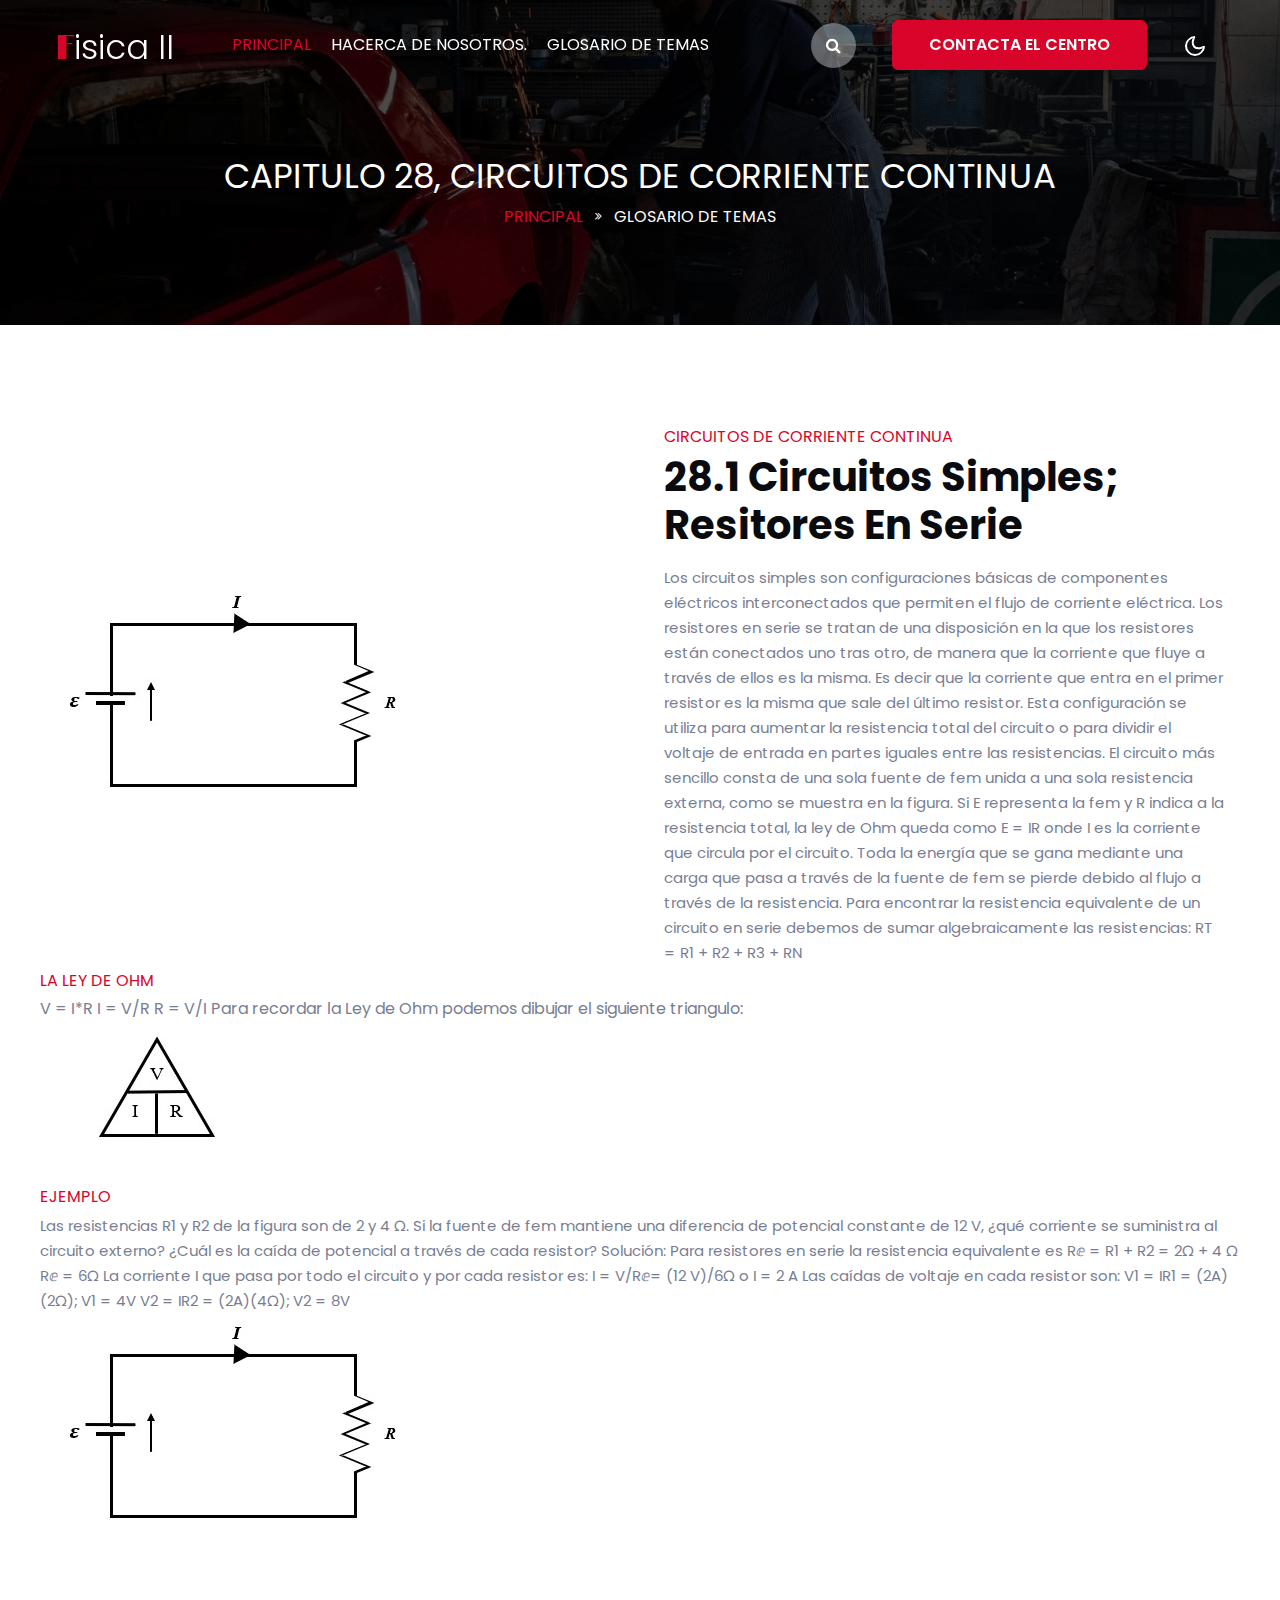
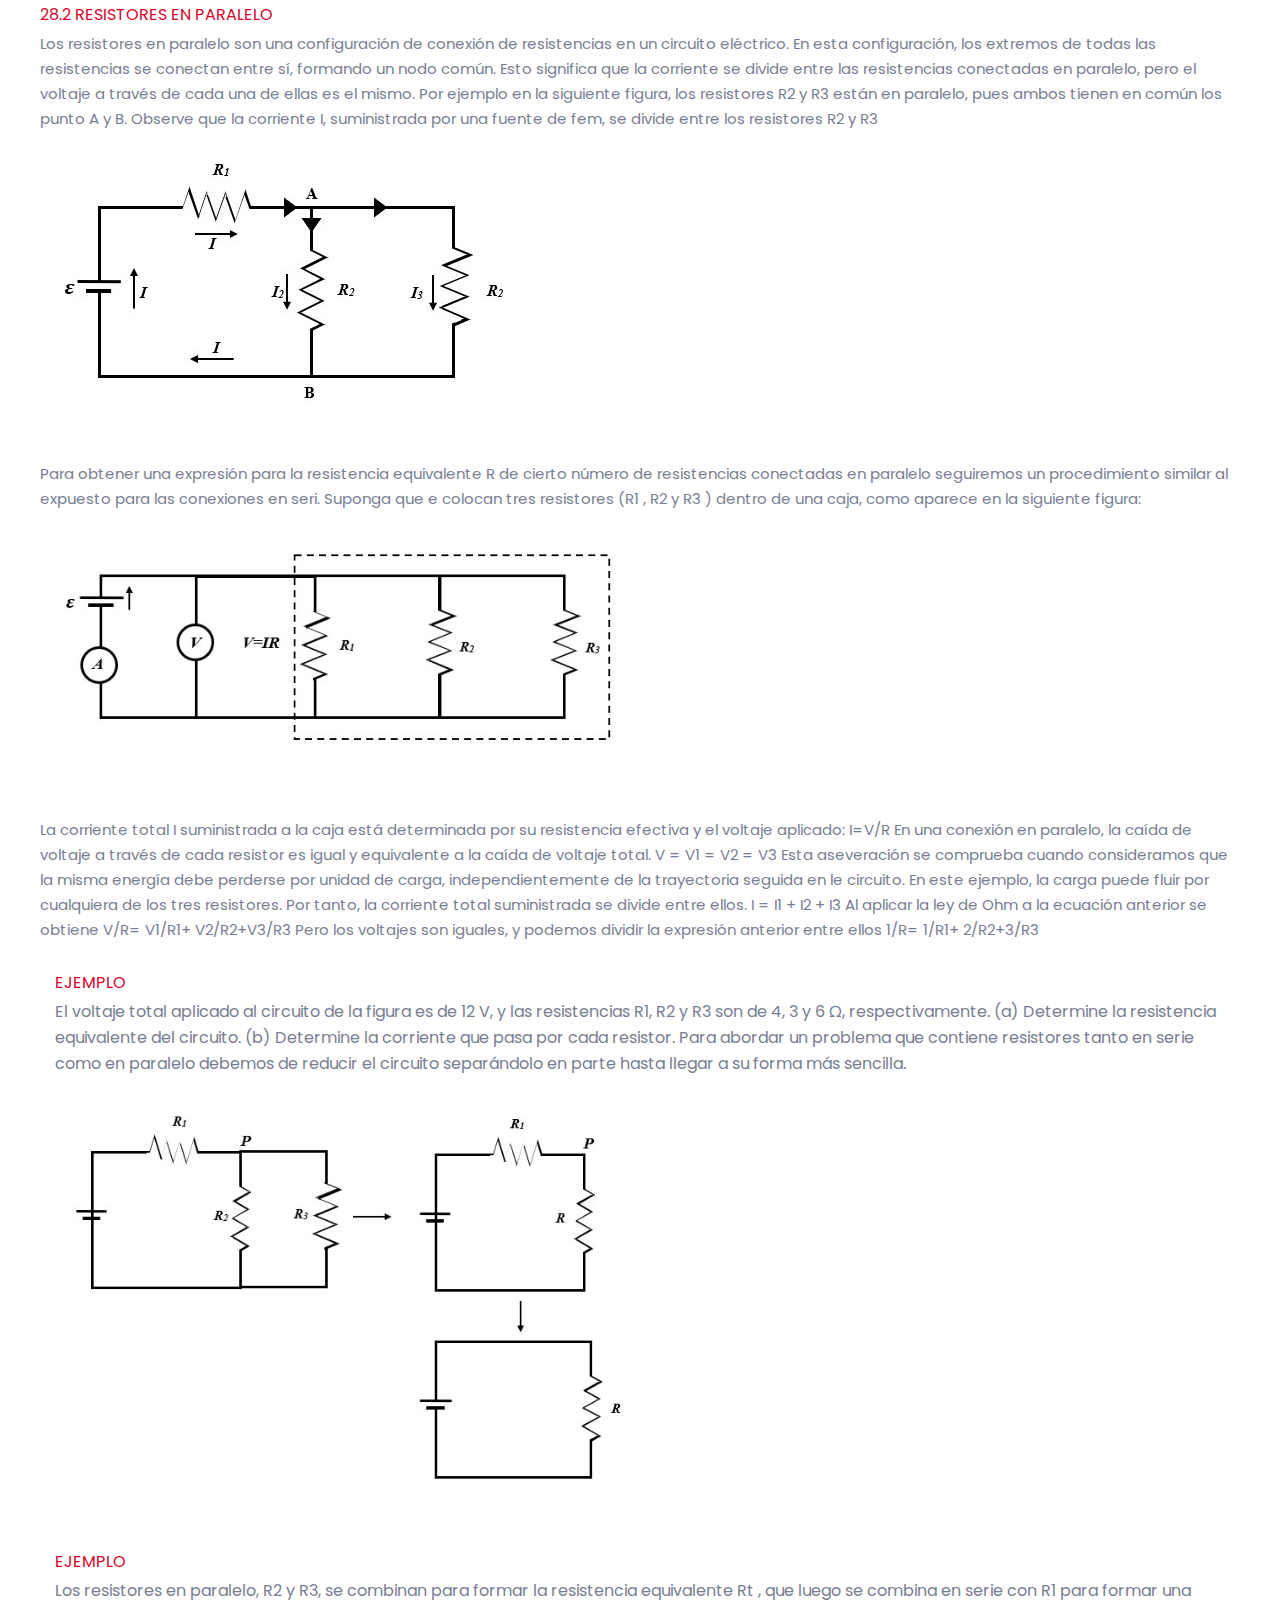
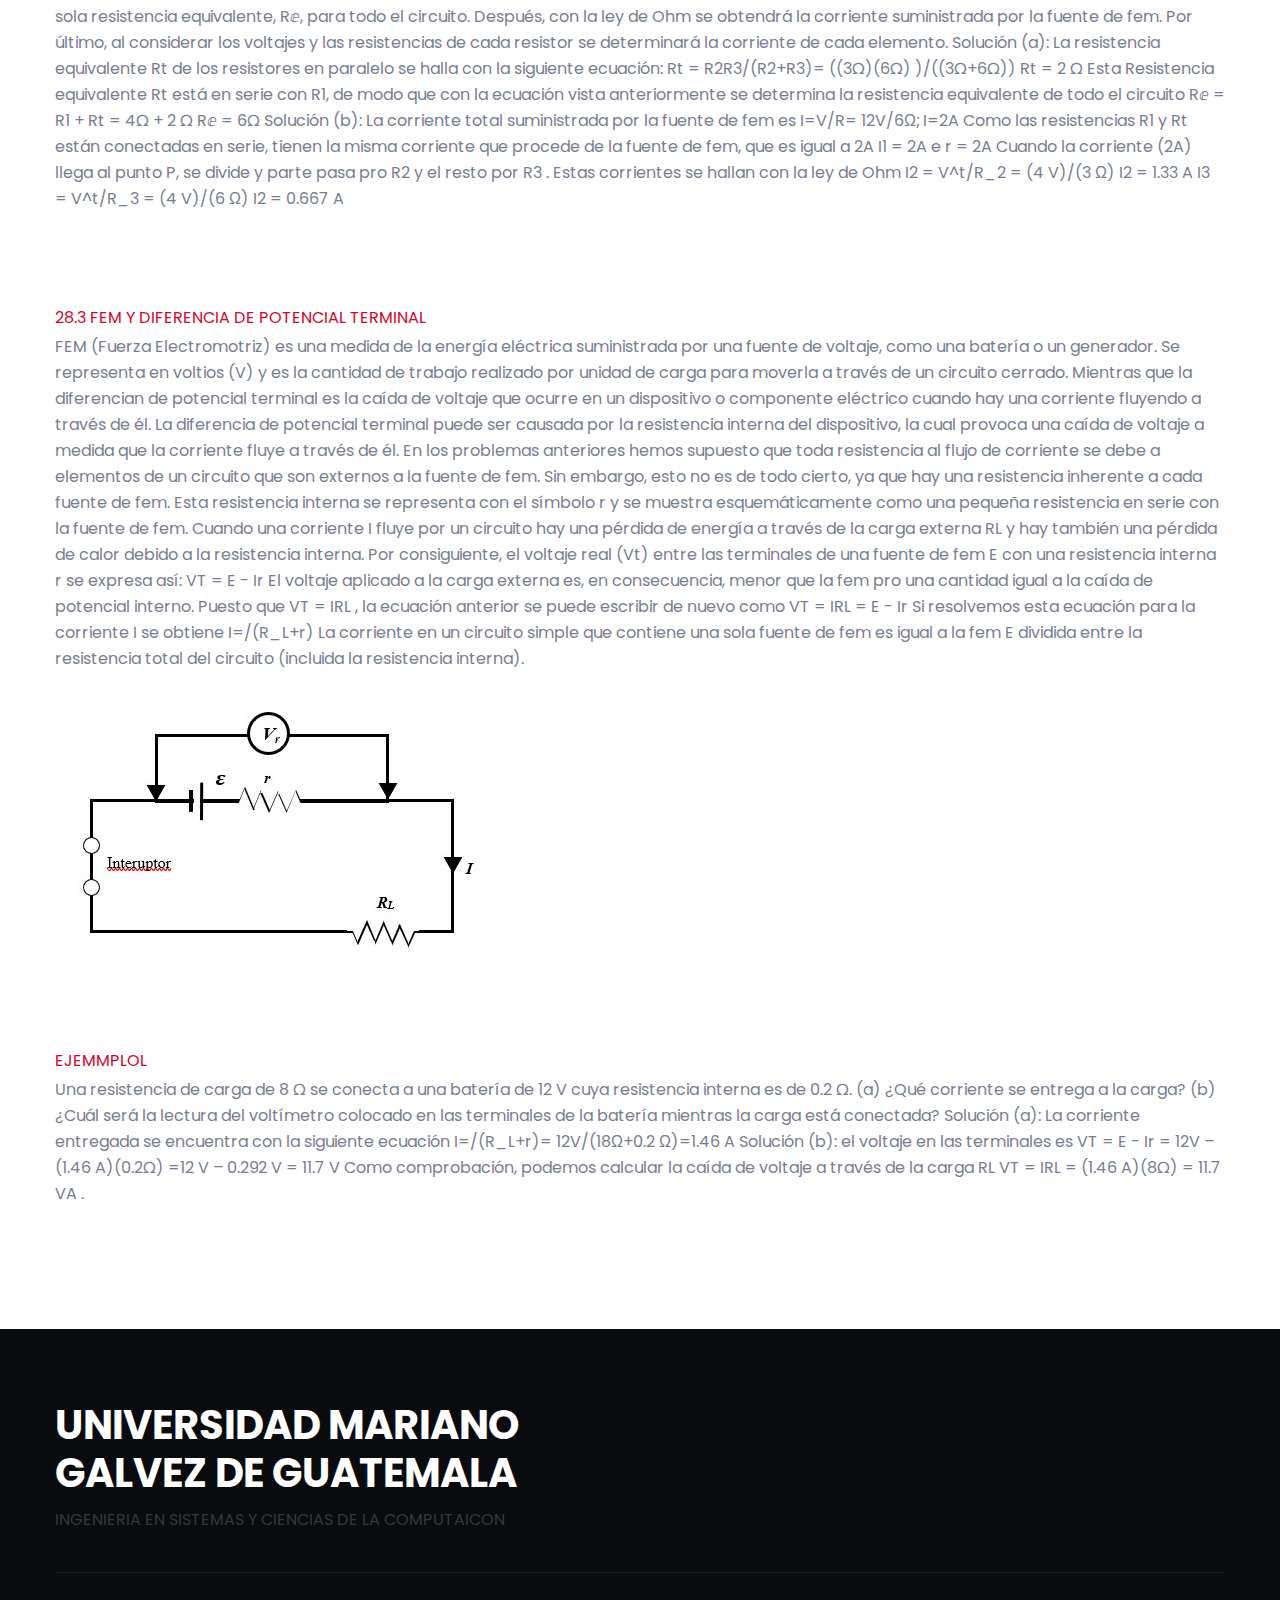
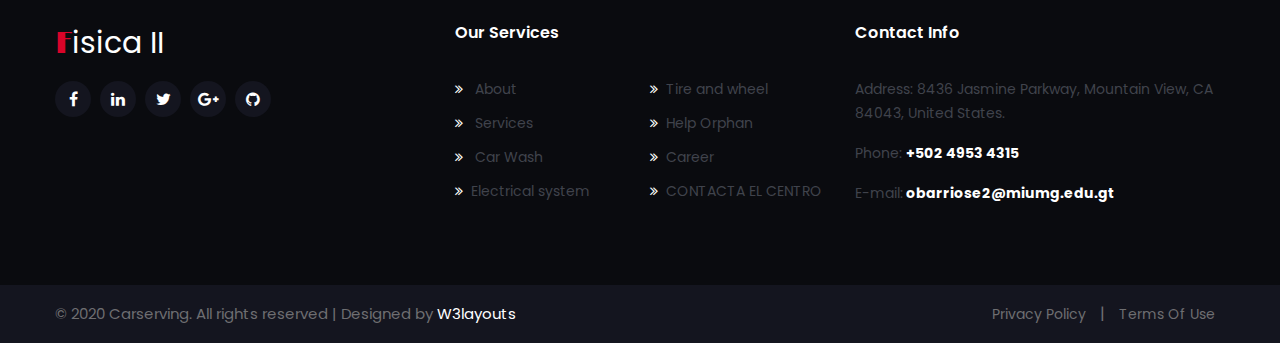
<file: CAPITULO28_CIRCUITOS_DE_CORRIENTE_CONTINUA.html>
<!--
Author: W3layouts
Author URL: http://w3layouts.com
-->
<!doctype html>
<html lang="zxx">

<head>
  <!-- Required meta tags -->
  <meta charset="utf-8">
  <meta name="viewport" content="width=device-width, initial-scale=1, shrink-to-fit=no">
  <title>CAPITULO 28, CIRCUITOS DE CORRIENTE CONTINUA</title>
  <!-- Template CSS -->
  <link href="//fonts.googleapis.com/css?family=Poppins:300,400,400i,500,600,700&display=swap" rel="stylesheet">
  <link href="//fonts.googleapis.com/css2?family=Limelight&display=swap" rel="stylesheet">
  <!-- Template CSS -->
  <link rel="stylesheet" href="assets/css/style-starter.css">
  <!-- Template CSS -->
</head>

<body>
  <!--header-->
  <header id="site-header" class="fixed-top">
    <div class="container">
      <nav class="navbar navbar-expand-lg navbar-light">
        <h1><a class="navbar-brand" href="index.html">
            <span>F</span>isica II
          </a></h1>
        <button class="navbar-toggler collapsed" type="button" data-toggle="collapse" data-target="#navbarNav"
          aria-controls="navbarNav" aria-expanded="false" aria-label="Toggle navigation">
          <span class="fa icon-expand fa-bars"></span>
          <span class="fa icon-close fa-times"></span>
        </button>

        <div class="collapse navbar-collapse" id="navbarNav">
          <ul class="navbar-nav">
            <li class="nav-item active">
              <a class="nav-link" href="index.html">PRINCIPAL</a>
            </li>
            <li class="nav-item">
              <a class="nav-link" href="NOSOTROS.html">HACERCA DE NOSOTROS.</a>
            </li>
            <li class="nav-item">
              <a class="nav-link" href="glosarioTemas.html">GLOSARIO DE TEMAS</a>
                <ul class = "submenu">
                <li><a href = "./CAPITULO23_LA_FUERZA_ELECTRICA.html">Capitulo 23, LA FUERZA ELECTRICA</a></li>
                <li><a href = "./CAPITULO24_EL_CAMPO_ELECTRICO.html">Capitulo 24, EL CAMPO ELECTRICO</a></li>
                 <li><a href = "./CAPITULO25_POTENCIAL_ELECTRICO.html">Capitulo 25, POTENCIAL ELECTRICO</a></li>
                <li><a href = "./CAPITULO26_CAPACITANCIA.html">Capitulo 26, CAPACITANCIA</a></li>
                <li><a href = "./CAPITULO27_CORRIENTE_Y_RESISTENCIA.html">Capitulo 27, CORRIENTE Y RESISTENCIA</a></li>
                <li><a href = "./CAPITULO28_CIRCUITOS_DE_CORRIENTE_CONTINUA.html">Capitulo 28, CIRCUITOS DE CORRIENTE CONTINUA</a></li>
              </ul>

            </li>
          </ul>
          <ul class="navbar-nav search-right mt-lg-0 mt-2">
            <li class="nav-item mr-3" title="Search"><a href="#search" class="btn search-search">
                <span class="fa fa-search" aria-hidden="true"></span></a></li>
            <li class="nav-item"><a href="https://umg.edu.gt/" class="btn btn-primary d-none d-lg-block btn-style mr-2">CONTACTA EL CENTRO</a></li>
          </ul>

          <!-- //toggle switch for light and dark theme -->
          <!-- search popup -->
          <div id="search" class="pop-overlay">
            <div class="popup">
              <form action="#" method="GET" class="d-sm-flex">
                <input type="search" placeholder="Search.." name="search" required="required" autofocus>
                <button type="submit">GLOSARIO DE TEMAS</button>
                <a class="close" href="#url">&times;</a>
              </form>
            </div>
          </div>
          <!-- /search popup -->
        </div>
        <!-- toggle switch for light and dark theme -->
        <div class="mobile-position">
          <nav class="navigation">
            <div class="theme-switch-wrapper">
              <label class="theme-switch" for="checkbox">
                <input type="checkbox" id="checkbox">
                <div class="mode-container">
                  <i class="gg-sun"></i>
                  <i class="gg-moon"></i>
                </div>
              </label>
            </div>
          </nav>
        </div>
      </nav>
    </div>
  </header>
  <!--/header-->
   <!-- about breadcrumb -->
   <section class="w3l-about-breadcrumb position-relative text-center">
    <div class="breadcrumb-bg breadcrumb-bg-about py-sm-5 py-4">
      <div class="container py-lg-5 py-3">
        <h2 class="title">CAPITULO 28, CIRCUITOS DE CORRIENTE CONTINUA</h2>
        <ul class="breadcrumbs-custom-path mt-2">
          <li><a href="#url">PRINCIPAL</a></li>
          <li class="active"><span class="fa fa-angle-double-right mx-2" aria-hidden="true"></span> GLOSARIO DE TEMAS </li>
        </ul>
      </div>
    </div>
  </section>
  <!-- //about breadcrumb -->
  <!-- /content-6-->


</section>
  <!-- //about breadcrumb -->
  <!-- /content-6-->

  <section class="w3l-content-6">
    <!-- /content-6-main-->
    <div class="content-6-mian py-5">
      <div class="container py-lg-5">

        <!--DIV PRINCIPAL-->
        <div class="content-info-in row">
          <div class="col-lg-6">
            <img src="assets/images/CIRCUITO1.jpg" alt="" class="img-fluid">
          </div>
          <div class="col-lg-6 mt-lg-0 mt-5 about-right-faq align-self  pl-lg-4">
            <div class="title-content text-left mb-2">
              <h6 class="sub-title">CIRCUITOS DE CORRIENTE CONTINUA</h6>
              <h3 class="hny-title">28.1 Circuitos simples; resitores en serie </h3>
            </div>
              <p class="mt-3">Los circuitos simples son configuraciones básicas de componentes eléctricos interconectados que permiten el flujo de corriente eléctrica. 
              Los resistores en serie se tratan de una disposición en la que los resistores están conectados uno tras otro, de manera que la corriente que fluye a través de ellos es la misma. Es decir que la corriente que entra en el primer resistor es la misma que sale del último resistor. Esta configuración se utiliza para aumentar la resistencia total del circuito o para dividir el voltaje de entrada en partes iguales entre las resistencias. 
              El circuito más sencillo consta de una sola fuente de fem unida a una sola resistencia externa, como se muestra en la figura. Si E   representa la fem y R indica a la resistencia total, la ley de Ohm queda como  E  = IR
              onde  I es la corriente que circula por el circuito. Toda la energía que se gana mediante una carga que pasa a través de la fuente de fem se pierde debido al flujo a través de la resistencia. 

              Para encontrar la resistencia equivalente de un circuito en serie debemos de sumar algebraicamente las resistencias: 
                  RT = R1 + R2 + R3 + RN
              </p>
          </div>


            <div>
              <p>
                <h6 class="sub-title">LA LEY DE OHM</h6>
                                V = I*R           I = V/R           R = V/I
                Para recordar la Ley de Ohm podemos dibujar el siguiente triangulo:

              </p>
              <div class="col-lg-6">
                <img src="assets/images/CIRCUITO2.jpg" alt="" class="img-fluid">
              </div>
              <br>
                  <h6 class="sub-title">EJEMPLO</h6>
              <p>Las resistencias R1 y R2 de la figura son de 2 y 4 Ω. Si la fuente de fem mantiene una diferencia de potencial constante de 12 V, ¿qué corriente se suministra al circuito externo? ¿Cuál es la caída de potencial a través de cada resistor?
                Solución: Para resistores en serie la resistencia equivalente es
                Rⅇ = R1 + R2  = 2Ω + 4 Ω 
                Rⅇ = 6Ω
                La corriente I que pasa por todo el circuito y por cada resistor es: 
                I = V/Rⅇ=  (12 V)/6Ω    o       I = 2 A
                Las caídas de voltaje en cada resistor son:
                V1 = IR1 = (2A)(2Ω); V1 = 4V
                V2 = IR2 = (2A)(4Ω); V2 = 8V
              </p>
            </div>

            <div class="col-lg-6">
                <img src="assets/images/CIRCUITO1.jpg" alt="" class="img-fluid">
            </div>
           
            
          <div>
            <h6 class="sub-title"><br><br>28.2 Resistores en paralelo</h6>
            <p>
              Los resistores en paralelo son una configuración de conexión de resistencias en un circuito eléctrico. En esta configuración, los extremos de todas las resistencias se conectan entre sí, formando un nodo común. Esto significa que la corriente se divide entre las resistencias conectadas en paralelo, pero el voltaje a través de cada una de ellas es el mismo.

              Por ejemplo en la siguiente figura, los resistores R2 y R3 están en paralelo, pues ambos tienen en común los punto A y B. Observe que la corriente I, suministrada por una fuente de fem, se divide entre los resistores R2 y R3
              <br><br>
            </p>
          </div>
          <div class="col-lg-6">
                <img src="assets/images/CIRCUITO3.jpg" alt="" class="img-fluid">
            </div>

            <div><br><br>
            <p>Para obtener una expresión para la resistencia equivalente R de cierto número de resistencias conectadas en paralelo seguiremos un procedimiento similar al expuesto para las conexiones en seri. Suponga que e colocan tres resistores (R1 , R2  y R3 ) dentro de una caja, como aparece en la siguiente figura: <br><br>
          </p>
          </div>
          <div class="col-lg-6">
                <img src="assets/images/CIRCUITO4.jpg" alt="" class="img-fluid">
            </div>

          <div">
            
            <p><br><br>
              La corriente total I suministrada a la caja está determinada por su resistencia efectiva y el voltaje aplicado: 
               I=V/R
              En una conexión en paralelo, la caída de voltaje a través de cada resistor es igual y equivalente a la caída de voltaje total.
              V = V1 = V2 = V3
              Esta aseveración se comprueba cuando consideramos que la misma energía debe perderse por unidad de carga, independientemente de la trayectoria seguida en le circuito. En este ejemplo, la carga puede fluir por cualquiera de los tres resistores. Por tanto, la corriente total suministrada se divide entre ellos. 
              I = I1 + I2 + I3
              Al aplicar la ley de Ohm a la ecuación anterior se obtiene
              V/R=  V1/R1+  V2/R2+V3/R3
              Pero los voltajes son iguales, y podemos dividir la expresión anterior entre ellos
              1/R=  1/R1+  2/R2+3/R3 <br><br></P>
            
          </div>


            <div>
              <h6 class="sub-title">EJEMPLO </h6>
            <p>
              El voltaje total aplicado al circuito de la figura es de 12 V, y las resistencias R1, R2 y R3 son de 4, 3 y 6 Ω, respectivamente. (a) Determine la resistencia equivalente del circuito. (b) Determine la corriente que pasa por cada resistor. 

              Para abordar un problema que contiene resistores tanto en serie como en paralelo debemos de reducir el circuito separándolo en parte hasta llegar a su forma más sencilla. 

            <br><br>
            </p>
            </div>

           <div class="col-lg-6">
              <img src="assets/images/CIRCUITO5.jpg" alt="" class="img-fluid">
            </div>

            <div>
              <h6 class="sub-title"><br><br>EJEMPLO</h6>
              <p>
                 
                  Los resistores en paralelo, R2 y R3, se combinan para formar la resistencia equivalente Rt , que luego se combina en serie con R1 para formar una sola resistencia equivalente, Rⅇ, para todo el circuito. Después, con la ley de Ohm se obtendrá la corriente suministrada por la fuente de fem. Por último, al considerar los voltajes y las resistencias de cada resistor se determinará la corriente de cada elemento. 
                  Solución (a): La resistencia equivalente Rt de los resistores en paralelo se halla con la siguiente ecuación: 
                  Rt =  R2R3/(R2+R3)=  ((3Ω)(6Ω) )/((3Ω+6Ω))       Rt = 2 Ω
                  Esta Resistencia equivalente Rt está en serie con R1, de modo que con la ecuación vista anteriormente se determina la resistencia equivalente de todo el circuito
                  Rⅇ = R1 + Rt = 4Ω + 2 Ω        Rⅇ = 6Ω
                  Solución (b):   La corriente total suministrada por la fuente de fem es 
                  I=V/R=  12V/6Ω;     I=2A
                  Como las resistencias R1 y Rt están conectadas en serie, tienen la misma corriente que procede de la fuente de fem, que es igual a 2A
                  I1 = 2A     e   r = 2A
                  Cuando la corriente (2A) llega al punto P, se divide y parte pasa pro R2 y el resto por R3 . Estas corrientes se hallan con la ley de Ohm
                  I2 = V^t/R_2 =  (4 V)/(3 Ω)             I2 = 1.33 A
                  I3 = V^t/R_3 =  (4 V)/(6 Ω)             I2 = 0.667 A<br><br>
                </p>
            </div>

            <div>
                <h6 class="sub-title"><br><br>28.3 Fem y diferencia de potencial terminal</h6>
              <p>
                  FEM (Fuerza Electromotriz) es una medida de la energía eléctrica suministrada por una fuente de voltaje, como una batería o un generador. Se representa en voltios (V) y es la cantidad de trabajo realizado por unidad de carga para moverla a través de un circuito cerrado.
                  Mientras que la diferencian de potencial terminal es la caída de voltaje que ocurre en un dispositivo o componente eléctrico cuando hay una corriente fluyendo a través de él. La diferencia de potencial terminal puede ser causada por la resistencia interna del dispositivo, la cual provoca una caída de voltaje a medida que la corriente fluye a través de él.
                  En los problemas anteriores hemos supuesto que toda resistencia al flujo de corriente se debe a elementos de un circuito que son externos a la fuente de fem. Sin embargo, esto no es de todo cierto, ya que hay una resistencia inherente a cada fuente de fem. Esta resistencia interna se representa con el símbolo r y se muestra esquemáticamente como una pequeña resistencia en serie con la fuente de fem. Cuando una corriente I fluye por un circuito hay una pérdida de energía a través de la carga externa RL y hay también una pérdida de calor debido a la resistencia interna. Por consiguiente, el voltaje real (Vt) entre las terminales de una fuente de fem E   con una resistencia interna r se expresa así:
                  VT = E  - Ir
                  El voltaje aplicado a la carga externa es, en consecuencia, menor que la fem pro una cantidad igual a la caída de potencial interno. Puesto que VT = IRL , la ecuación anterior se puede escribir de nuevo como
                   VT = IRL = E  - Ir
                  Si resolvemos esta ecuación para la corriente I se obtiene
                  I=/(R_L+r)

                  La corriente en un circuito simple que contiene una sola fuente de fem es igual a la fem E    dividida entre la resistencia total del circuito (incluida la resistencia interna).<br><br>

              </p>
            </div>

            <div class="col-lg-6">
              <img src="assets/images/CIRCUITO6.jpg" alt="" class="img-fluid">
            </div>


            <div>
                <h6 class="sub-title"><br><br>EJEMMPLOl</h6>
              <p>
                                   
                  Una resistencia de carga de 8 Ω se conecta a una batería de 12 V cuya resistencia interna es de 0.2 Ω. (a) ¿Qué corriente se entrega a la carga? (b) ¿Cuál será la lectura del voltímetro colocado en las terminales de la batería mientras la carga está conectada?



                  Solución (a): La corriente entregada se encuentra con la siguiente ecuación
                  I=/(R_L+r)=  12V/(18Ω+0.2 Ω)=1.46 A
                  Solución (b): el voltaje en las terminales es
                  VT = E  - Ir = 12V – (1.46 A)(0.2Ω)
                  =12 V – 0.292 V = 11.7 V
                  Como comprobación, podemos calcular la caída de voltaje a través de la carga RL
                  VT = IRL = (1.46 A)(8Ω) = 11.7 VA
                  .<br><br>

              </p>
            </div>



        </div>
      </div>
    </div>
  </section>


  
</h3>
  <!-- team -->
  <!-- footer-66 -->
  <footer class="w3l-footer-66">
    <section class="footer-inner-main">
      <div class="footer-hny-grids py-5">
        <div class="container py-lg-4">
          <div class="text-txt">
            <div class="row newsletter-grids-footer">
              <div class="col-lg-6 newsletter-text pr-lg-5">
                <h3 class="hny-title two">UNIVERSIDAD MARIANO GALVEZ DE GUATEMALA</h3>
                <h4>INGENIERIA EN SISTEMAS Y CIENCIAS DE LA COMPUTAICON
                </h4>
              </div>
              <div class="col-lg-6 newsletter-right">
                
              </div>
            </div>
            <div class="right-side">
              <div class="row sub-columns">
                <div class="col-lg-4 col-md-6 sub-one-left pr-lg-4">
                  <h2><a class="navbar-brand" href="index.html">
                    <span>F</span>isica II
                  </a></h2>
                  <!-- if logo is image enable this   
                    <a class="navbar-brand" href="#index.html">
                      <img src="image-path" alt="Your logo" title="Your logo" style="height:35px;" />
                    </a> -->
                  
                  <div class="columns-2">
                    <ul class="social">
                      <li><a href="#facebook"><span class="fa fa-facebook" aria-hidden="true"></span></a>
                      </li>
                      <li><a href="#linkedin"><span class="fa fa-linkedin" aria-hidden="true"></span></a>
                      </li>
                      <li><a href="#twitter"><span class="fa fa-twitter" aria-hidden="true"></span></a>
                      </li>
                      <li><a href="#google"><span class="fa fa-google-plus" aria-hidden="true"></span></a>
                      </li>
                      <li><a href="#github"><span class="fa fa-github" aria-hidden="true"></span></a>
                      </li>
                    </ul>
                  </div>
                </div>
                <div class="col-lg-4 col-md-6 sub-one-left">
                  <h6>Our Services</h6>
    <div class="mid-footer-gd sub-two-right">

                    <ul>
                      <li><a href="about.html"><span class="fa fa-angle-double-right mr-2"></span> About</a>
                      </li>
                      <li><a href="services.html"><span class="fa fa-angle-double-right mr-2"></span> Services</a>
                      </li>
                      <li><a href="#"><span class="fa fa-angle-double-right mr-2"></span> Car Wash</a>
                      </li>
                      <li><a href="#"><span class="fa fa-angle-double-right mr-2"></span>Electrical system</a>
                      </li>
                    </ul>
                    <ul>
                      <li><a href="#"><span class="fa fa-angle-double-right mr-2"></span>Tire and wheel</a>
                      </li>
                      <li><a href="#"><span class="fa fa-angle-double-right mr-2"></span>Help
                          Orphan</a>
                      </li>
                      <li><a href="#support"><span class="fa fa-angle-double-right mr-2"></span>Career</a></li>
                      <li><a href="https://umg.edu.gt/"><span class="fa fa-angle-double-right mr-2"></span>CONTACTA EL CENTRO</a>
                      </li>
                    </ul>
                  </div>
                </div>
                <div class="col-lg-4 col-md-6 sub-one-left">
                  <h6>Contact Info</h6>
                  <div class="sub-contact-info">
                    <p>Address: 8436 Jasmine Parkway, Mountain View, CA 84043, United States.</p>
                    <p class="my-3">Phone: <strong><a href="tel:+24160033999">+502 4953 4315</a></strong></p>
                    <p>E-mail:<strong> <a href="obarriose2@miumg.edu.gt">obarriose2@miumg.edu.gt</a></strong></p>
                  </div>
                </div>
              </div>
            </div>
          </div>
        </div>
      </div>
      <div class="below-section">
        <div class="container">
          <div class="copyright-footer">
            <div class="columns text-lg-left">
              <p>© 2020 Carserving. All rights reserved | Designed by <a href="https://w3layouts.com">W3layouts</a></p>
            </div>
            <ul class="columns text-lg-right">
              <li><a href="#">Privacy Policy</a>
              </li>
              <li>|</li>
              <li><a href="#">Terms Of Use</a>
              </li>
            </ul>
          </div>
        </div>
      </div>
      <!-- copyright -->
      <!-- move top -->
      <button onclick="topFunction()" id="movetop" title="Go to top">
        <span class="fa fa-long-arrow-up" aria-hidden="true"></span>
      </button>
      <script>
        // When the user scrolls down 20px from the top of the document, show the button
        window.onscroll = function () {
          scrollFunction()
        };

        function scrollFunction() {
          if (document.body.scrollTop > 20 || document.documentElement.scrollTop > 20) {
            document.getElementById("movetop").style.display = "block";
          } else {
            document.getElementById("movetop").style.display = "none";
          }
        }

        // When the user clicks on the button, scroll to the top of the document
        function topFunction() {
          document.body.scrollTop = 0;
          document.documentElement.scrollTop = 0;
        }
      </script>
      <!-- /move top -->

    </section>
  </footer>
  <!--//footer-66 -->
  <!-- Template JavaScript -->
  <script src="assets/js/jquery-3.3.1.min.js"></script>
  <script src="assets/js/theme-change.js"></script>
  <!-- disable body scroll which navbar is in active -->
  <script>
    $(function () {
      $('.navbar-toggler').click(function () {
        $('body').toggleClass('noscroll');
      })
    });
  </script>
  <!-- disable body scroll which navbar is in active -->
  <!--/MENU-JS-->
  <script>
    $(window).on("scroll", function () {
      var scroll = $(window).scrollTop();

      if (scroll >= 80) {
        $("#site-header").addClass("nav-fixed");
      } else {
        $("#site-header").removeClass("nav-fixed");
      }
    });

    //Main navigation Active Class Add Remove
    $(".navbar-toggler").on("click", function () {
      $("header").toggleClass("active");
    });
    $(document).on("ready", function () {
      if ($(window).width() > 991) {
        $("header").removeClass("active");
      }
      $(window).on("resize", function () {
        if ($(window).width() > 991) {
          $("header").removeClass("active");
        }
      });
    });
  </script>
  <!--//MENU-JS-->

  <script src="assets/js/bootstrap.min.js"></script>

</body>

</html>
</file>
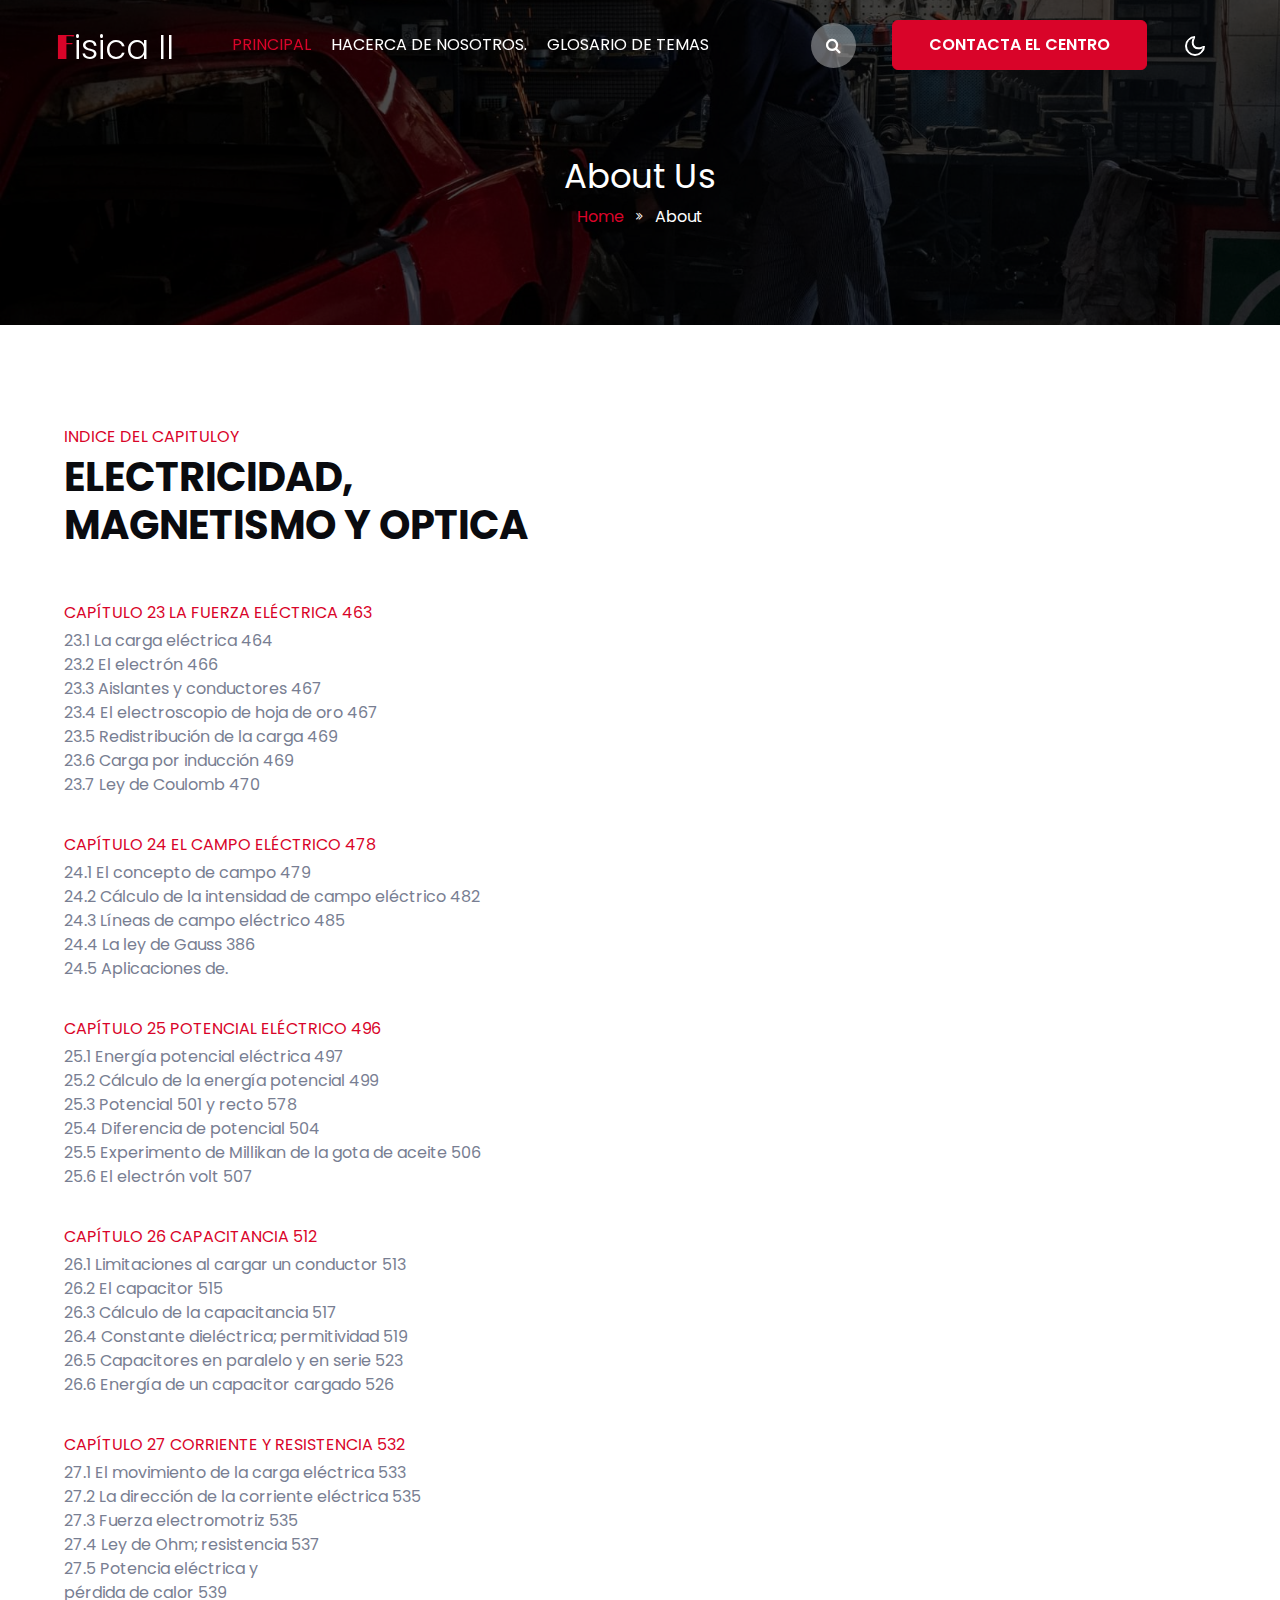
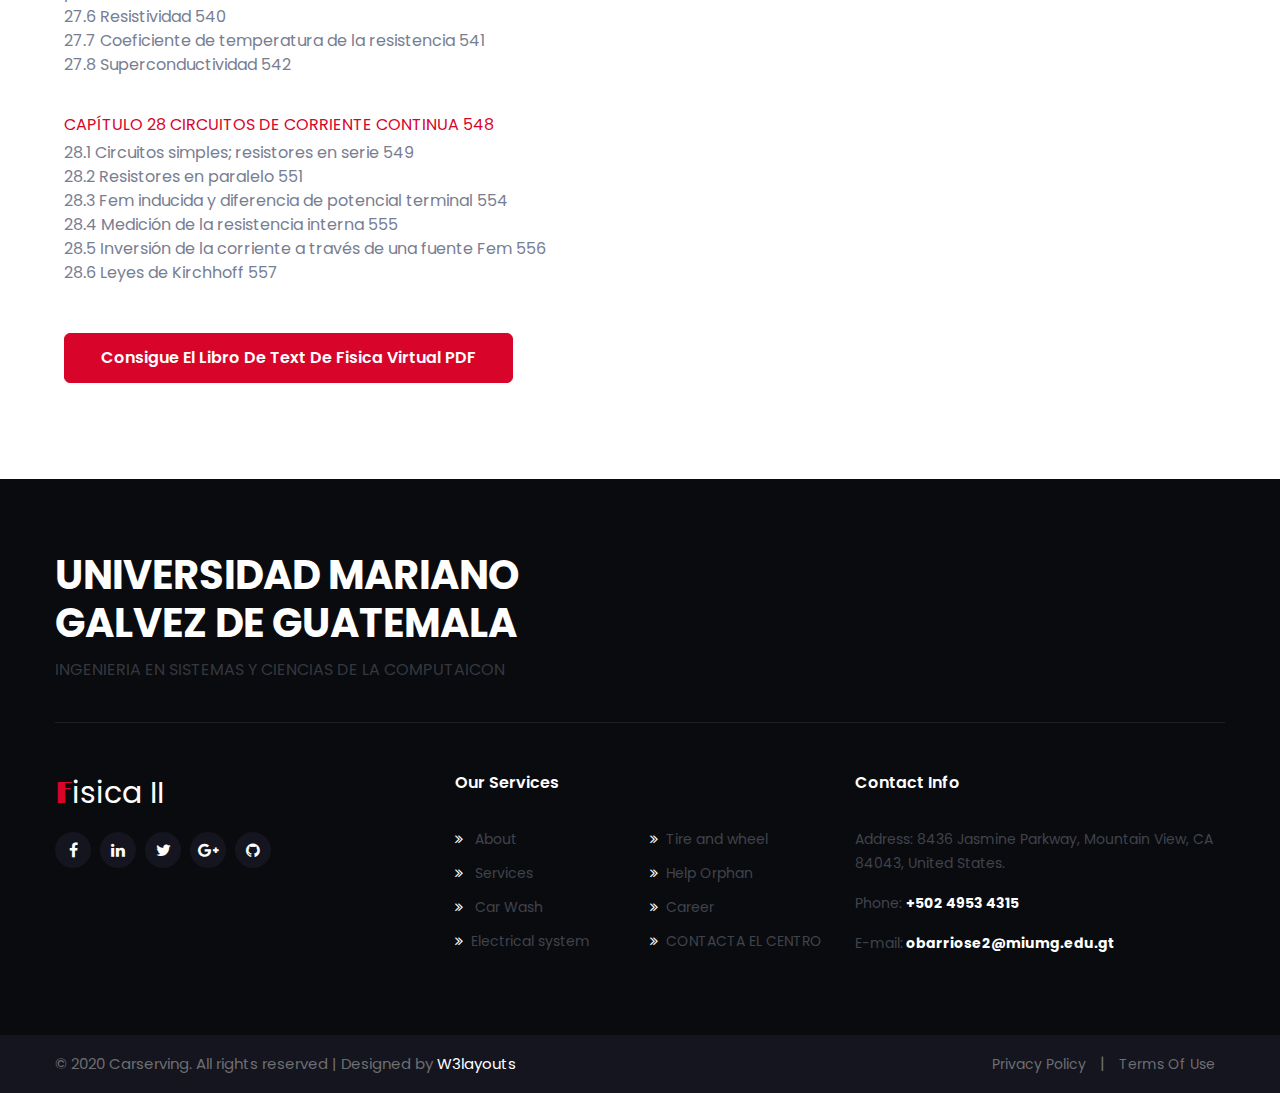
<file: glosarioTemas.html>
<!--
Author: W3layouts
Author URL: http://w3layouts.com
-->
<!doctype html>
<html lang="zxx">

<head>
  <!-- Required meta tags -->
  <meta charset="utf-8">
  <meta name="viewport" content="width=device-width, initial-scale=1, shrink-to-fit=no">
  <title>GLOSARIO DE TEMAS</title>
  <!-- Template CSS -->
  <link href="//fonts.googleapis.com/css?family=Poppins:300,400,400i,500,600,700&display=swap" rel="stylesheet">
  <link href="//fonts.googleapis.com/css2?family=Limelight&display=swap" rel="stylesheet">
  <!-- Template CSS -->
  <link rel="stylesheet" href="assets/css/style-starter.css">
  <!-- Template CSS -->
</head>

<body>
  <!--header-->
  <header id="site-header" class="fixed-top">
    <div class="container">
      <nav class="navbar navbar-expand-lg navbar-light">
        <h1><a class="navbar-brand" href="index.html">
            <span>F</span>isica II
          </a></h1>
        <button class="navbar-toggler collapsed" type="button" data-toggle="collapse" data-target="#navbarNav"
          aria-controls="navbarNav" aria-expanded="false" aria-label="Toggle navigation">
          <span class="fa icon-expand fa-bars"></span>
          <span class="fa icon-close fa-times"></span>
        </button>

        <div class="collapse navbar-collapse" id="navbarNav">
          <ul class="navbar-nav">
            <li class="nav-item active">
              <a class="nav-link" href="index.html">PRINCIPAL</a>
            </li>
            <li class="nav-item">
              <a class="nav-link" href="NOSOTROS.html">HACERCA DE NOSOTROS.</a>
            </li>
            <li class="nav-item">
              <a class="nav-link" href="glosarioTemas.html">GLOSARIO DE TEMAS</a>
              <ul class = "submenu">
                <li><a href = "./CAPITULO23_LA_FUERZA_ELECTRICA.html">Capitulo 23, LA FUERZA ELECTRICA</a></li>
                <li><a href = "./CAPITULO24_EL_CAMPO_ELECTRICO.html">Capitulo 24, EL CAMPO ELECTRICO</a></li>
                 <li><a href = "./CAPITULO25_POTENCIAL_ELECTRICO.html">Capitulo 25, POTENCIAL ELECTRICO</a></li>
                <li><a href = "./CAPITULO26_CAPACITANCIA.html">Capitulo 26, CAPACITANCIA</a></li>
                <li><a href = "./CAPITULO27_CORRIENTE_Y_RESISTENCIA.html">Capitulo 27, CORRIENTE Y RESISTENCIA</a></li>
                <li><a href = "./CAPITULO28_CIRCUITOS_DE_CORRIENTE_CONTINUA.html">Capitulo 28, CIRCUITOS DE CORRIENTE CONTINUA</a></li>
              </ul>
            </li>
          </ul>
          <ul class="navbar-nav search-right mt-lg-0 mt-2">
            <li class="nav-item mr-3" title="Search"><a href="#search" class="btn search-search">
                <span class="fa fa-search" aria-hidden="true"></span></a></li>
           <li class="nav-item"><a href="https://umg.edu.gt/" class="btn btn-primary d-none d-lg-block btn-style mr-2">CONTACTA EL CENTRO
                </a></li>
          </ul>

          <!-- //toggle switch for light and dark theme -->
          <!-- search popup -->
          <div id="search" class="pop-overlay">
            <div class="popup">
              <form action="#" method="GET" class="d-sm-flex">
                <input type="search" placeholder="Search.." name="search" required="required" autofocus>
                <button type="submit">GLOSARIO DE TEMAS</button>
                <a class="close" href="#url">&times;</a>
              </form>
            </div>
          </div>
          <!-- /search popup -->
        </div>
        <!-- toggle switch for light and dark theme -->
        <div class="mobile-position">
          <nav class="navigation">
            <div class="theme-switch-wrapper">
              <label class="theme-switch" for="checkbox">
                <input type="checkbox" id="checkbox">
                <div class="mode-container">
                  <i class="gg-sun"></i>
                  <i class="gg-moon"></i>
                </div>
              </label>
            </div>
          </nav>
        </div>
      </nav>
    </div>
  </header>
  <!--/header-->
   <!-- about breadcrumb -->
   <section class="w3l-about-breadcrumb position-relative text-center">
    <div class="breadcrumb-bg breadcrumb-bg-about py-sm-5 py-4">
      <div class="container py-lg-5 py-3">
        <h2 class="title">About Us</h2>
        <ul class="breadcrumbs-custom-path mt-2">
          <li><a href="#url">Home</a></li>
          <li class="active"><span class="fa fa-angle-double-right mx-2" aria-hidden="true"></span> About </li>
        </ul>
      </div>
    </div>
  </section>
  <!-- //about breadcrumb -->
  <!-- /content-6-->
	<section class="w3l-content-6">
		<!-- /content-6-main-->
		<div class="content-6-mian py-5">
			<div class="container py-lg-5">
				<div class="content-info-in row">
					<!--
					<div class="col-lg-6">
						<img src="assets/images/ab1.jpg" alt="" class="img-fluid">
					</div>-->
					<div class="col-lg-6 mt-lg-0 mt-5 about-right-faq align-self  pl-lg-4">
						<div class="title-content text-left mb-2">
							<h6 class="sub-title">INDICE DEL CAPITULOy</h6>
							<h3 class="hny-title">ELECTRICIDAD, MAGNETISMO Y OPTICA</h3>
						</div>
						<p class="mt-3">
													  <h6 class="sub-title"><br>Capítulo 23 La fuerza eléctrica 463</h6>
														23.1 La carga eléctrica 464<br>
														23.2 El electrón 466<br>
														23.3 Aislantes y conductores 467<br>
														23.4 El electroscopio de hoja de oro 467<br>
														23.5 Redistribución de la carga 469<br>
														23.6 Carga por inducción 469<br>
														23.7 Ley de Coulomb 470
														<h6 class="sub-title"><br>Capítulo 24 El campo	eléctrico 478</h6>
														24.1 El concepto de campo 479<br>
														24.2 Cálculo de la intensidad de campo eléctrico 482<br>
														24.3 Líneas de campo eléctrico 485<br>
														24.4 La ley de Gauss 386<br>
														24.5 Aplicaciones de.
														<h6 class="sub-title"><br>Capítulo 25 Potencial eléctrico 496 </h6>
														25.1 Energía potencial eléctrica 497 <br>
														25.2 Cálculo de la energía potencial 499 <br>
														25.3 Potencial 501 y recto 578<br>
														25.4 Diferencia de potencial 504 <br>
														25.5 Experimento de Millikan de la gota de aceite 506<br>
														25.6 El electrón volt 507 
														<h6 class="sub-title"><br>Capítulo 26 Capacitancia 512</h6>
														26.1 Limitaciones al cargar un conductor 513 <br>
														26.2 El capacitor 515 <br>
														26.3 Cálculo de la capacitancia 517 <br>
														26.4 Constante dieléctrica; permitividad 519 <br>
														26.5 Capacitores en paralelo y en serie 523 <br>
														26.6 Energía de un capacitor cargado 526 
														<h6 class="sub-title"><br>Capítulo 27 Corriente y resistencia 532</h6>
														27.1 El movimiento de la carga eléctrica 533<br>
														27.2 La dirección de la corriente eléctrica 535<br> 
														27.3 Fuerza electromotriz 535 <br>
														27.4 Ley de Ohm; resistencia 537 <br>
														27.5 Potencia eléctrica y<br>	pérdida de calor 539<br>
														27.6 Resistividad 540 <br>
														27.7 Coeficiente de temperatura de la resistencia 541<br>
														27.8 Superconductividad 542
														<h6 class="sub-title"><br>Capítulo 28 Circuitos de corriente continua 548</h6>
														28.1 Circuitos simples;	resistores en serie 549<br>
														28.2 Resistores en paralelo 551<br>
														28.3 Fem inducida y diferencia de potencial terminal 554<br>
														28.4 Medición de la resistencia interna 555 <br>
														28.5 Inversión de la corriente a través de una fuente Fem 556<br>
														28.6 Leyes de Kirchhoff 557<br><br>
													</p>
						<a href="https://drive.google.com/file/d/1rXnlXsvI6K-_lEJq5pwRnt2m-rrkdFDj/view?usp=drive_link" class="btn btn-style btn-primary mt-4">Consigue el libro de text de fisica virtual PDF</a>
					</div>
					<div class="col-lg-6 mt-5 about-right-faq align-self order2">
				</div>
			</div>
	</section>
	
	
</h3>
  <!-- team -->
  <!-- footer-66 -->
  <footer class="w3l-footer-66">
    <section class="footer-inner-main">
      <div class="footer-hny-grids py-5">
        <div class="container py-lg-4">
          <div class="text-txt">
            <div class="row newsletter-grids-footer">
              <div class="col-lg-6 newsletter-text pr-lg-5">
                <h3 class="hny-title two">UNIVERSIDAD MARIANO GALVEZ DE GUATEMALA</h3>
                <h4>INGENIERIA EN SISTEMAS Y CIENCIAS DE LA COMPUTAICON
                </h4>
              </div>
              <div class="col-lg-6 newsletter-right">
                
              </div>
            </div>
            <div class="right-side">
              <div class="row sub-columns">
                <div class="col-lg-4 col-md-6 sub-one-left pr-lg-4">
                  <h2><a class="navbar-brand" href="index.html">
                    <span>F</span>isica II
                  </a></h2>
                  <!-- if logo is image enable this   
                    <a class="navbar-brand" href="#index.html">
                      <img src="image-path" alt="Your logo" title="Your logo" style="height:35px;" />
                    </a> -->
                  
                  <div class="columns-2">
                    <ul class="social">
                      <li><a href="#facebook"><span class="fa fa-facebook" aria-hidden="true"></span></a>
                      </li>
                      <li><a href="#linkedin"><span class="fa fa-linkedin" aria-hidden="true"></span></a>
                      </li>
                      <li><a href="#twitter"><span class="fa fa-twitter" aria-hidden="true"></span></a>
                      </li>
                      <li><a href="#google"><span class="fa fa-google-plus" aria-hidden="true"></span></a>
                      </li>
                      <li><a href="#github"><span class="fa fa-github" aria-hidden="true"></span></a>
                      </li>
                    </ul>
                  </div>
                </div>
                <div class="col-lg-4 col-md-6 sub-one-left">
                  <h6>Our Services</h6>
    <div class="mid-footer-gd sub-two-right">

                    <ul>
                      <li><a href="about.html"><span class="fa fa-angle-double-right mr-2"></span> About</a>
                      </li>
                      <li><a href="services.html"><span class="fa fa-angle-double-right mr-2"></span> Services</a>
                      </li>
                      <li><a href="#"><span class="fa fa-angle-double-right mr-2"></span> Car Wash</a>
                      </li>
                      <li><a href="#"><span class="fa fa-angle-double-right mr-2"></span>Electrical system</a>
                      </li>
                    </ul>
                    <ul>
                      <li><a href="#"><span class="fa fa-angle-double-right mr-2"></span>Tire and wheel</a>
                      </li>
                      <li><a href="#"><span class="fa fa-angle-double-right mr-2"></span>Help
                          Orphan</a>
                      </li>
                      <li><a href="#support"><span class="fa fa-angle-double-right mr-2"></span>Career</a></li>
                      <li><a href="https://umg.edu.gt/"><span class="fa fa-angle-double-right mr-2"></span>CONTACTA EL CENTRO</a>
                      </li>
                    </ul>
                  </div>
                </div>
                <div class="col-lg-4 col-md-6 sub-one-left">
                  <h6>Contact Info</h6>
                  <div class="sub-contact-info">
                    <p>Address: 8436 Jasmine Parkway, Mountain View, CA 84043, United States.</p>
                    <p class="my-3">Phone: <strong><a href="tel:+24160033999">+502 4953 4315</a></strong></p>
                    <p>E-mail:<strong> <a href="obarriose2@miumg.edu.gt">obarriose2@miumg.edu.gt</a></strong></p>
                  </div>
                </div>
              </div>
            </div>
          </div>
        </div>
      </div>
      <div class="below-section">
        <div class="container">
          <div class="copyright-footer">
            <div class="columns text-lg-left">
              <p>© 2020 Carserving. All rights reserved | Designed by <a href="https://w3layouts.com">W3layouts</a></p>
            </div>
            <ul class="columns text-lg-right">
              <li><a href="#">Privacy Policy</a>
              </li>
              <li>|</li>
              <li><a href="#">Terms Of Use</a>
              </li>
            </ul>
          </div>
        </div>
      </div>
      <!-- copyright -->
      <!-- move top -->
      <button onclick="topFunction()" id="movetop" title="Go to top">
        <span class="fa fa-long-arrow-up" aria-hidden="true"></span>
      </button>
      <script>
        // When the user scrolls down 20px from the top of the document, show the button
        window.onscroll = function () {
          scrollFunction()
        };

        function scrollFunction() {
          if (document.body.scrollTop > 20 || document.documentElement.scrollTop > 20) {
            document.getElementById("movetop").style.display = "block";
          } else {
            document.getElementById("movetop").style.display = "none";
          }
        }

        // When the user clicks on the button, scroll to the top of the document
        function topFunction() {
          document.body.scrollTop = 0;
          document.documentElement.scrollTop = 0;
        }
      </script>
      <!-- /move top -->

    </section>
  </footer>
  <!--//footer-66 -->
  <!-- Template JavaScript -->
  <script src="assets/js/jquery-3.3.1.min.js"></script>
  <script src="assets/js/theme-change.js"></script>
  <!-- disable body scroll which navbar is in active -->
  <script>
    $(function () {
      $('.navbar-toggler').click(function () {
        $('body').toggleClass('noscroll');
      })
    });
  </script>
  <!-- disable body scroll which navbar is in active -->
  <!--/MENU-JS-->
  <script>
    $(window).on("scroll", function () {
      var scroll = $(window).scrollTop();

      if (scroll >= 80) {
        $("#site-header").addClass("nav-fixed");
      } else {
        $("#site-header").removeClass("nav-fixed");
      }
    });

    //Main navigation Active Class Add Remove
    $(".navbar-toggler").on("click", function () {
      $("header").toggleClass("active");
    });
    $(document).on("ready", function () {
      if ($(window).width() > 991) {
        $("header").removeClass("active");
      }
      $(window).on("resize", function () {
        if ($(window).width() > 991) {
          $("header").removeClass("active");
        }
      });
    });
  </script>
  <!--//MENU-JS-->

  <script src="assets/js/bootstrap.min.js"></script>

</body>

</html>
</file>
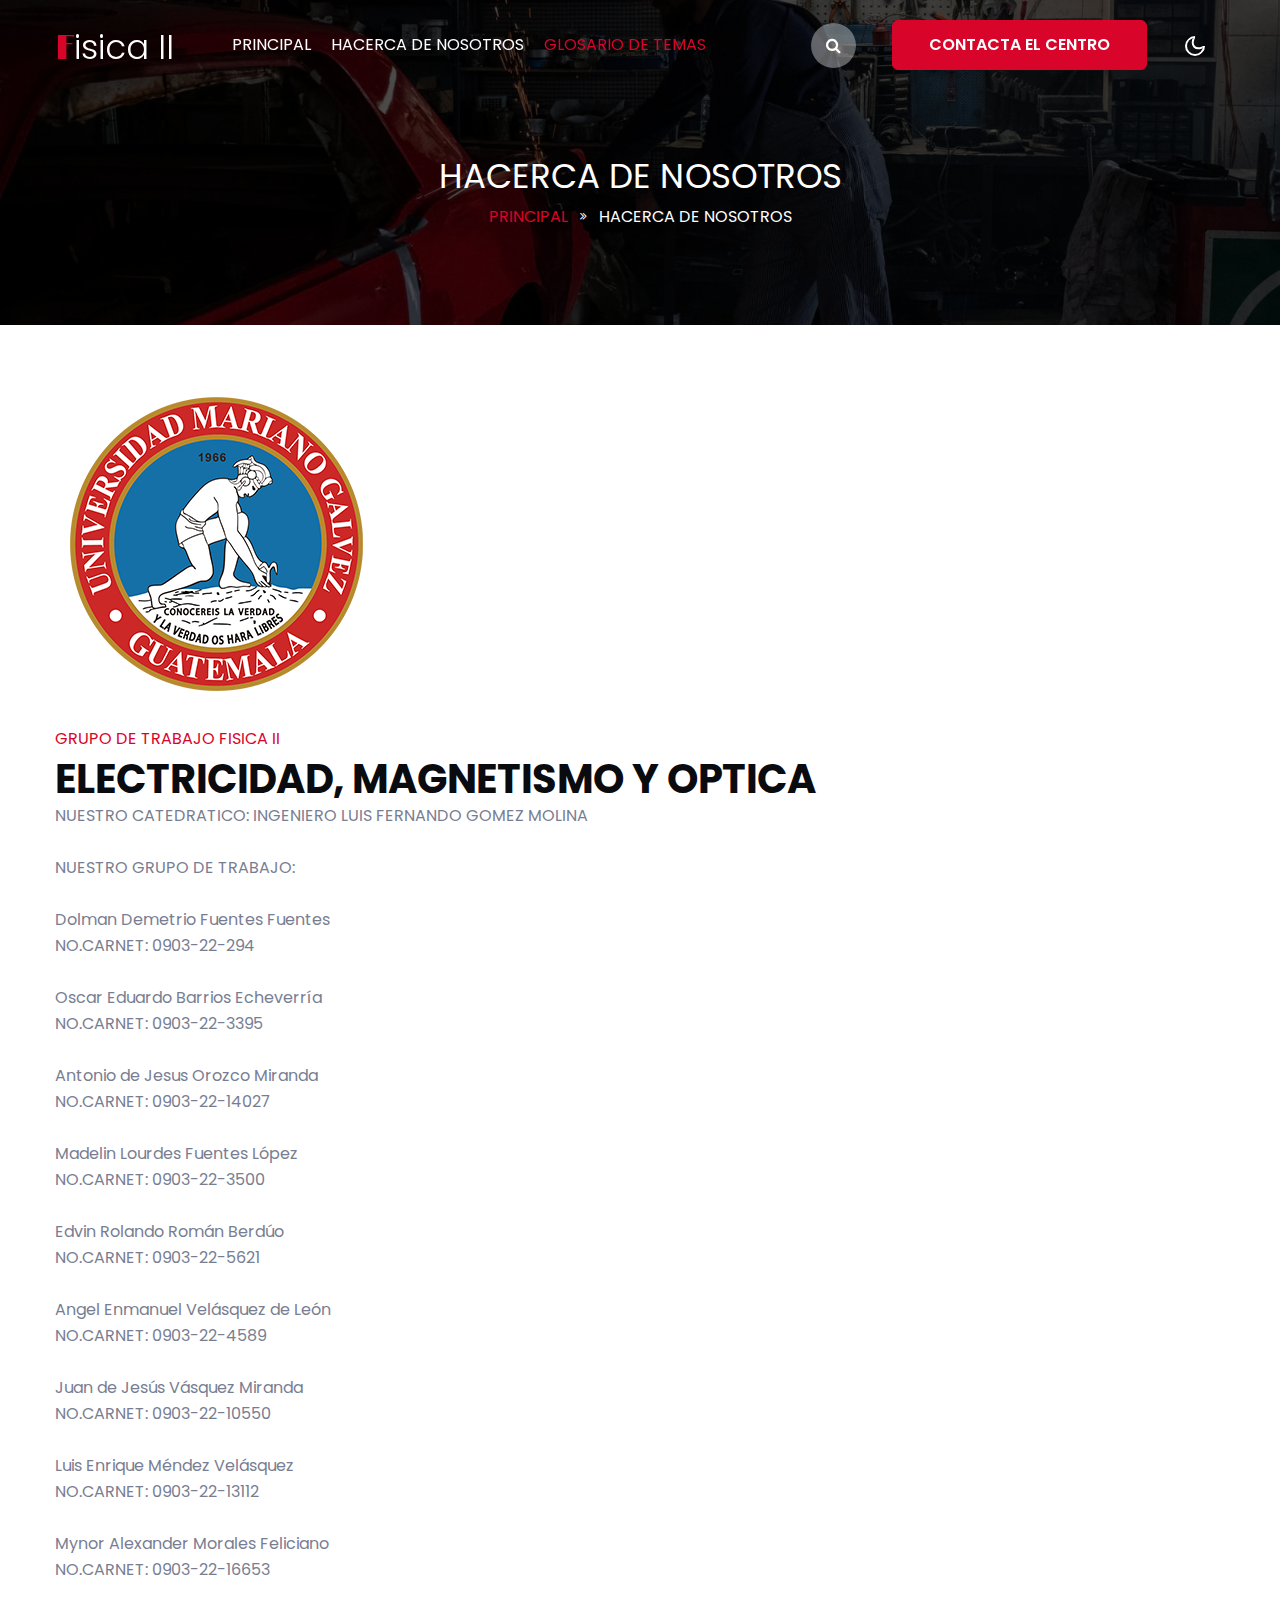
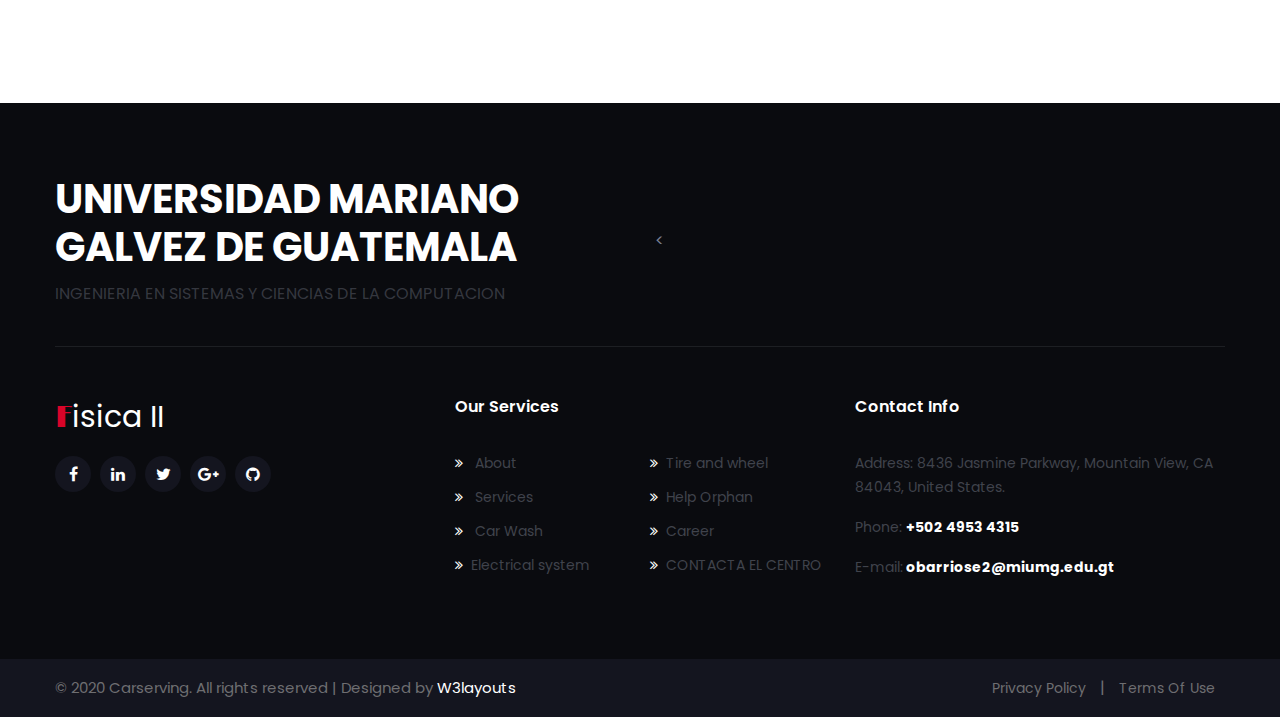
<file: NOSOTROS.html>
<!--
Author: W3layouts
Author URL: http://w3layouts.com
-->
<!doctype html>
<html lang="zxx">

<head>
  <!-- Required meta tags -->
  <meta charset="utf-8">
  <meta name="viewport" content="width=device-width, initial-scale=1, shrink-to-fit=no">
  <title>HACERCA DE NOSOTROS..</title>
  <!-- Template CSS -->
  <link href="//fonts.googleapis.com/css?family=Poppins:300,400,400i,500,600,700&display=swap" rel="stylesheet">
  <link href="//fonts.googleapis.com/css2?family=Limelight&display=swap" rel="stylesheet">
  <!-- Template CSS -->
  <link rel="stylesheet" href="assets/css/style-starter.css">
  <!-- Template CSS -->
</head>

<body>
  <!--header-->
  <header id="site-header" class="fixed-top">
    <div class="container">
      <nav class="navbar navbar-expand-lg navbar-light">
        <h1><a class="navbar-brand" href="index.html">
            <span>F</span>isica II
          </a></h1>
        <button class="navbar-toggler collapsed" type="button" data-toggle="collapse" data-target="#navbarNav"
          aria-controls="navbarNav" aria-expanded="false" aria-label="Toggle navigation">
          <span class="fa icon-expand fa-bars"></span>
          <span class="fa icon-close fa-times"></span>
        </button>

        <div class="collapse navbar-collapse" id="navbarNav">
          <ul class="navbar-nav">
            <li class="nav-item">
              <a class="nav-link" href="index.html">PRINCIPAL</a>
            </li>
            <li class="nav-item">
              <a class="nav-link" href="NOSOTROS.html">HACERCA DE NOSOTROS</a>
            </li>
            <li class="nav-item active">
              <a class="nav-link" href="glosarioTemas.html">GLOSARIO DE TEMAS</a>
               <ul class = "submenu">
                <li><a href = "./CAPITULO23_LA_FUERZA_ELECTRICA.html">Capitulo 23, LA FUERZA ELECTRICA</a></li>
                <li><a href = "./CAPITULO24_EL_CAMPO_ELECTRICO.html">Capitulo 24, EL CAMPO ELECTRICO</a></li>
                 <li><a href = "./CAPITULO25_POTENCIAL_ELECTRICO.html">Capitulo 25, POTENCIAL ELECTRICO</a></li>
                <li><a href = "./CAPITULO26_CAPACITANCIA.html">Capitulo 26, CAPACITANCIA</a></li>
                <li><a href = "./CAPITULO27_CORRIENTE_Y_RESISTENCIA.html">Capitulo 27, CORRIENTE Y RESISTENCIA</a></li>
                <li><a href = "./CAPITULO28_CIRCUITOS_DE_CORRIENTE_CONTINUA.html">Capitulo 28, CIRCUITOS DE CORRIENTE CONTINUA</a></li>
              </ul>
            </li>
          </ul>
          <ul class="navbar-nav search-right mt-lg-0 mt-2">
            <li class="nav-item mr-3" title="Search"><a href="#search" class="btn search-search">
                <span class="fa fa-search" aria-hidden="true"></span></a></li>
             <li class="nav-item"><a href="https://umg.edu.gt/" class="btn btn-primary d-none d-lg-block btn-style mr-2">CONTACTA EL CENTRO</a></li>
          </ul>

          <!-- //toggle switch for light and dark theme -->
          <!-- search popup -->
          <div id="search" class="pop-overlay">
            <div class="popup">
              <form action="#" method="GET" class="d-sm-flex">
                <input type="search" placeholder="Search.." name="search" required="required" autofocus>
                <button type="submit">BUSCAR</button>
                <a class="close" href="#url">&times;</a>
              </form>
            </div>
          </div>
          <!-- /search popup -->
        </div>
        <!-- toggle switch for light and dark theme -->
        <div class="mobile-position">
          <nav class="navigation">
            <div class="theme-switch-wrapper">
              <label class="theme-switch" for="checkbox">
                <input type="checkbox" id="checkbox">
                <div class="mode-container">
                  <i class="gg-sun"></i>
                  <i class="gg-moon"></i>
                </div>
              </label>
            </div>
          </nav>
        </div>
      </nav>
    </div>
  </header>
  <!--/header-->
   <!-- about breadcrumb -->
   <section class="w3l-about-breadcrumb position-relative text-center">
    <div class="breadcrumb-bg breadcrumb-bg-about py-sm-5 py-4">
      <div class="container py-lg-5 py-3">
        <h2 class="title">HACERCA DE NOSOTROS</h2>
        <ul class="breadcrumbs-custom-path mt-2">
          <li><a href="#url">PRINCIPAL</a></li>
          <li class="active"><span class="fa fa-angle-double-right mx-2" aria-hidden="true"></span> HACERCA DE NOSOTROS </li>
        </ul>
      </div>
    </div>
  </section>
  <!-- //about breadcrumb -->
	<!--/services-sec-->
	<div class="w3-services py-5">
		<div class="container py-lg-4">
			<div class="title-content text-left mb-lg-5 mb-4">
         <div class="col-lg-6">
                <img src="assets/images/umg.png" alt="" class="img-fluid">
          </div>
				<h6 class="sub-title"><br>GRUPO DE TRABAJO FISICA II</h6>
				<h3 class="hny-title">ELECTRICIDAD, MAGNETISMO Y OPTICA</h3>
				<p>
          NUESTRO CATEDRATICO: INGENIERO LUIS FERNANDO GOMEZ MOLINA<br><br>
          NUESTRO GRUPO DE TRABAJO:<br><br>
          Dolman Demetrio Fuentes Fuentes <br>
          NO.CARNET: 0903-22-294 <br><br>
            Oscar Eduardo Barrios Echeverría <br>
            NO.CARNET: 0903-22-3395<br><br>
            Antonio de Jesus Orozco Miranda <br>
            NO.CARNET: 0903-22-14027 <br><br>
            Madelin Lourdes Fuentes López <br>
            NO.CARNET: 0903-22-3500 <br><br>
            Edvin Rolando Román  Berdúo <br>
            NO.CARNET: 0903-22-5621 <br><br>
            Angel Enmanuel Velásquez de León <br>
            NO.CARNET: 0903-22-4589 <br><br>
            Juan de Jesús Vásquez Miranda <br>
            NO.CARNET: 0903-22-10550 <br><br>
            Luis Enrique Méndez Velásquez <br>
            NO.CARNET: 0903-22-13112 <br><br>
            Mynor Alexander Morales Feliciano <br>
            NO.CARNET: 0903-22-16653
        </p>

			</div>
			
		</div>
	</div>





	<!--//services-sec-->
  <!-- footer-66 -->
  <footer class="w3l-footer-66">
    <section class="footer-inner-main">
      <div class="footer-hny-grids py-5">
        <div class="container py-lg-4">
          <div class="text-txt">
            <div class="row newsletter-grids-footer">
              <div class="col-lg-6 newsletter-text pr-lg-5">
                <h3 class="hny-title two">UNIVERSIDAD MARIANO GALVEZ DE GUATEMALA</h3>
                <h4>INGENIERIA EN SISTEMAS Y CIENCIAS DE LA COMPUTACION
                </h4>
              </div>
              <div class="col-lg-6 newsletter-right">
                <
              </div>
            </div>
            <div class="right-side">    
              <div class="row sub-columns">
                <div class="col-lg-4 col-md-6 sub-one-left pr-lg-4">
                  <h2><a class="navbar-brand" href="index.html">
                    <span>F</span>isica II
                  </a></h2>
                  <!-- if logo is image enable this   
										<a class="navbar-brand" href="#index.html">
											<img src="image-path" alt="Your logo" title="Your logo" style="height:35px;" />
										</a> -->
                  
                  <div class="columns-2">
                    <ul class="social">
                      <li><a href="#facebook"><span class="fa fa-facebook" aria-hidden="true"></span></a>
                      </li>
                      <li><a href="#linkedin"><span class="fa fa-linkedin" aria-hidden="true"></span></a>
                      </li>
                      <li><a href="#twitter"><span class="fa fa-twitter" aria-hidden="true"></span></a>
                      </li>
                      <li><a href="#google"><span class="fa fa-google-plus" aria-hidden="true"></span></a>
                      </li>
                      <li><a href="#github"><span class="fa fa-github" aria-hidden="true"></span></a>
                      </li>
                    </ul>
                  </div>
                </div>
                <div class="col-lg-4 col-md-6 sub-one-left">
                  <h6>Our Services</h6>
    <div class="mid-footer-gd sub-two-right">

                    <ul>
                      <li><a href="about.html"><span class="fa fa-angle-double-right mr-2"></span> About</a>
                      </li>
                      <li><a href="services.html"><span class="fa fa-angle-double-right mr-2"></span> Services</a>
                      </li>
                      <li><a href="#"><span class="fa fa-angle-double-right mr-2"></span> Car Wash</a>
                      </li>
                      <li><a href="#"><span class="fa fa-angle-double-right mr-2"></span>Electrical system</a>
                      </li>
                    </ul>
                    <ul>
                      <li><a href="#"><span class="fa fa-angle-double-right mr-2"></span>Tire and wheel</a>
                      </li>
                      <li><a href="#"><span class="fa fa-angle-double-right mr-2"></span>Help
                          Orphan</a>
                      </li>
                      <li><a href="#support"><span class="fa fa-angle-double-right mr-2"></span>Career</a></li>
                      <li><a href="https://umg.edu.gt/"><span class="fa fa-angle-double-right mr-2"></span>CONTACTA EL CENTRO</a>
                      </li>
                    </ul>
                  </div>
                </div>
                <div class="col-lg-4 col-md-6 sub-one-left">
                  <h6>Contact Info</h6>
                  <div class="sub-contact-info">
                    <p>Address: 8436 Jasmine Parkway, Mountain View, CA 84043, United States.</p>
                    <p class="my-3">Phone: <strong><a href="tel:+24160033999">+502 4953 4315</a></strong></p>
                    <p>E-mail:<strong> <a href="obarriose2@miumg.edu.gt">obarriose2@miumg.edu.gt</a></strong></p>
                  </div>
                </div>
              </div>
            </div>
          </div>
        </div>
      </div>
      <div class="below-section">
        <div class="container">
          <div class="copyright-footer">
            <div class="columns text-lg-left">
              <p>© 2020 Carserving. All rights reserved | Designed by <a href="https://w3layouts.com">W3layouts</a></p>
            </div>
            <ul class="columns text-lg-right">
              <li><a href="#">Privacy Policy</a>
              </li>
              <li>|</li>
              <li><a href="#">Terms Of Use</a>
              </li>
            </ul>
          </div>
        </div>
      </div>
      <!-- copyright -->
      <!-- move top -->
      <button onclick="topFunction()" id="movetop" title="Go to top">
        <span class="fa fa-long-arrow-up" aria-hidden="true"></span>
      </button>
      <script>
        // When the user scrolls down 20px from the top of the document, show the button
        window.onscroll = function () {
          scrollFunction()
        };

        function scrollFunction() {
          if (document.body.scrollTop > 20 || document.documentElement.scrollTop > 20) {
            document.getElementById("movetop").style.display = "block";
          } else {
            document.getElementById("movetop").style.display = "none";
          }
        }

        // When the user clicks on the button, scroll to the top of the document
        function topFunction() {
          document.body.scrollTop = 0;
          document.documentElement.scrollTop = 0;
        }
      </script>
      <!-- /move top -->

    </section>
  </footer>
  <!--//footer-66 -->
  <!-- Template JavaScript -->
  <script src="assets/js/jquery-3.3.1.min.js"></script>
  <script src="assets/js/theme-change.js"></script>
  <!-- disable body scroll which navbar is in active -->
  <script>
    $(function () {
      $('.navbar-toggler').click(function () {
        $('body').toggleClass('noscroll');
      })
    });
  </script>
  <!-- disable body scroll which navbar is in active -->
  <!--/MENU-JS-->
  <script>
    $(window).on("scroll", function () {
      var scroll = $(window).scrollTop();

      if (scroll >= 80) {
        $("#site-header").addClass("nav-fixed");
      } else {
        $("#site-header").removeClass("nav-fixed");
      }
    });

    //Main navigation Active Class Add Remove
    $(".navbar-toggler").on("click", function () {
      $("header").toggleClass("active");
    });
    $(document).on("ready", function () {
      if ($(window).width() > 991) {
        $("header").removeClass("active");
      }
      $(window).on("resize", function () {
        if ($(window).width() > 991) {
          $("header").removeClass("active");
        }
      });
    });
  </script>
  <!--//MENU-JS-->

  <script src="assets/js/bootstrap.min.js"></script>

</body>

</html>
</file>
<file: assets/css/style-starter.css>
/*--
Author: W3layouts
Author URL: http://w3layouts.com
--*/
@charset "UTF-8";

/*!
 * Bootstrap v4.4.1 (https://getbootstrap.com/)
 * Copyright 2011-2019 The Bootstrap Authors
 * Copyright 2011-2019 Twitter, Inc.
 * Licensed under MIT (https://github.com/twbs/bootstrap/blob/master/LICENSE)
 */
:root {
  --blue: #007bff;
  --indigo: #6610f2;
  --purple: #6f42c1;
  --pink: #e83e8c;
  --red: #dc3545;
  --orange: #fd7e14;
  --yellow: #ffc107;
  --green: #28a745;
  --teal: #20c997;
  --cyan: #17a2b8;
  --white: #fff;
  --gray: #6c757d;
  --gray-dark: #343a40;
  --primary: #011627;
  --secondary: #1fa12e;
  --success: #28a745;
  --info: #17a2b8;
  --warning: #ffc107;
  --danger: #dc3545;
  --light: #f8f9fa;
  --dark: #343a40;
  --breakpoint-xs: 0;
  --breakpoint-sm: 576px;
  --breakpoint-md: 768px;
  --breakpoint-lg: 992px;
  --breakpoint-xl: 1200px;
  --font-family-sans-serif: -apple-system, BlinkMacSystemFont, "Segoe UI", Roboto, "Helvetica Neue", Arial, "Noto Sans", sans-serif, "Apple Color Emoji", "Segoe UI Emoji", "Segoe UI Symbol", "Noto Color Emoji";
  --font-family-monospace: SFMono-Regular, Menlo, Monaco, Consolas, "Liberation Mono", "Courier New", monospace;
}

*,
*::before,
*::after {
  box-sizing: border-box;
}

html {
  font-family: 'Poppins', sans-serif;
  line-height: 1.15;
  -webkit-text-size-adjust: 100%;
  -webkit-tap-highlight-color: rgba(0, 0, 0, 0);
}

article,
aside,
figcaption,
figure,
footer,
header,
hgroup,
main,
nav,
section {
  display: block;
}

body {
  margin: 0;
  font-family: -apple-system, BlinkMacSystemFont, "Segoe UI", Roboto, "Helvetica Neue", Arial, "Noto Sans", sans-serif, "Apple Color Emoji", "Segoe UI Emoji", "Segoe UI Symbol", "Noto Color Emoji";
  font-size: 1rem;
  font-weight: 400;
  line-height: 1.5;
  color: #212529;
  text-align: left;
  background-color: #fff;
}

[tabindex="-1"]:focus:not(:focus-visible) {
  outline: 0 !important;
}

hr {
  box-sizing: content-box;
  height: 0;
  overflow: visible;
}

h1,
h2,
h3,
h4,
h5,
h6 {
  margin-top: 0;
  margin-bottom: 0.5rem;
}

p {
  margin-top: 0;
  margin-bottom: 1rem;
}

abbr[title],
abbr[data-original-title] {
  text-decoration: underline;
  -webkit-text-decoration: underline dotted;
  text-decoration: underline dotted;
  cursor: help;
  border-bottom: 0;
  -webkit-text-decoration-skip-ink: none;
  text-decoration-skip-ink: none;
}

address {
  margin-bottom: 1rem;
  font-style: normal;
  line-height: inherit;
}

ol,
ul,
dl {
  margin-top: 0;
  margin-bottom: 1rem;
}

ol ol,
ul ul,
ol ul,
ul ol {
  margin-bottom: 0;
}

dt {
  font-weight: 700;
}

dd {
  margin-bottom: .5rem;
  margin-left: 0;
}

blockquote {
  margin: 0 0 1rem;
}

b,
strong {
  font-weight: bolder;
}

small {
  font-size: 80%;
}

sub,
sup {
  position: relative;
  font-size: 75%;
  line-height: 0;
  vertical-align: baseline;
}

sub {
  bottom: -.25em;
}

sup {
  top: -.5em;
}

a {
  color: #011627;
  text-decoration: none;
  background-color: transparent;
}

a:hover {
  color: #011627;
  text-decoration: underline;
}

a:not([href]) {
  color: inherit;
  text-decoration: none;
}

a:not([href]):hover {
  color: inherit;
  text-decoration: none;
}

pre,
code,
kbd,
samp {
  font-family: SFMono-Regular, Menlo, Monaco, Consolas, "Liberation Mono", "Courier New", monospace;
  font-size: 1em;
}

pre {
  margin-top: 0;
  margin-bottom: 1rem;
  overflow: auto;
}

figure {
  margin: 0 0 1rem;
}

img {
  vertical-align: middle;
  border-style: none;
}

svg {
  overflow: hidden;
  vertical-align: middle;
}

table {
  border-collapse: collapse;
}

caption {
  padding-top: 0.75rem;
  padding-bottom: 0.75rem;
  color: #6c757d;
  text-align: left;
  caption-side: bottom;
}

th {
  text-align: inherit;
}

label {
  display: inline-block;
  margin-bottom: 0.5rem;
}

button {
  border-radius: 0;
}

button:focus {
  outline: 1px dotted;
  outline: 5px auto -webkit-focus-ring-color;
}

input,
button,
select,
optgroup,
textarea {
  margin: 0;
  font-family: 'Poppins', sans-serif;
  font-size: inherit;
  line-height: inherit;
}

button,
input {
  overflow: visible;
}

button,
select {
  text-transform: none;
}

select {
  word-wrap: normal;
}

button,
[type="button"],
[type="reset"],
[type="submit"] {
  -webkit-appearance: button;
}

button:not(:disabled),
[type="button"]:not(:disabled),
[type="reset"]:not(:disabled),
[type="submit"]:not(:disabled) {
  cursor: pointer;
}

button::-moz-focus-inner,
[type="button"]::-moz-focus-inner,
[type="reset"]::-moz-focus-inner,
[type="submit"]::-moz-focus-inner {
  padding: 0;
  border-style: none;
}

input[type="radio"],
input[type="checkbox"] {
  box-sizing: border-box;
  padding: 0;
}

input[type="date"],
input[type="time"],
input[type="datetime-local"],
input[type="month"] {
  -webkit-appearance: listbox;
}

textarea {
  overflow: auto;
  resize: vertical;
}

fieldset {
  min-width: 0;
  padding: 0;
  margin: 0;
  border: 0;
}

legend {
  display: block;
  width: 100%;
  max-width: 100%;
  padding: 0;
  margin-bottom: .5rem;
  font-size: 1.5rem;
  line-height: inherit;
  color: inherit;
  white-space: normal;
}

@media (max-width: 1200px) {
  legend {
    font-size: calc(1.275rem + 0.3vw);
  }
}

progress {
  vertical-align: baseline;
}

[type="number"]::-webkit-inner-spin-button,
[type="number"]::-webkit-outer-spin-button {
  height: auto;
}

[type="search"] {
  outline-offset: -2px;
  -webkit-appearance: none;
}

[type="search"]::-webkit-search-decoration {
  -webkit-appearance: none;
}

::-webkit-file-upload-button {
  font: inherit;
  -webkit-appearance: button;
}

output {
  display: inline-block;
}

summary {
  display: list-item;
  cursor: pointer;
}

template {
  display: none;
}

[hidden] {
  display: none !important;
}

h1,
h2,
h3,
h4,
h5,
h6,
.h1,
.h2,
.h3,
.h4,
.h5,
.h6 {
  margin-bottom: 0.5rem;
  font-weight: 500;
  line-height: 1.2;
}

h1,
.h1 {
  font-size: 2.5rem;
}

@media (max-width: 1200px) {

  h1,
  .h1 {
    font-size: calc(1.375rem + 1.5vw);
  }
}

h2,
.h2 {
  font-size: 2rem;
}

@media (max-width: 1200px) {

  h2,
  .h2 {
    font-size: calc(1.325rem + 0.9vw);
  }
}

h3,
.h3 {
  font-size: 1.75rem;
}

@media (max-width: 1200px) {

  h3,
  .h3 {
    font-size: calc(1.3rem + 0.6vw);
  }
}

h4,
.h4 {
  font-size: 1.5rem;
}

@media (max-width: 1200px) {

  h4,
  .h4 {
    font-size: calc(1.275rem + 0.3vw);
  }
}

h5,
.h5 {
  font-size: 1.25rem;
}

h6,
.h6 {
  font-size: 1rem;
}

.lead {
  font-size: 1.25rem;
  font-weight: 300;
}

.display-1 {
  font-size: 6rem;
  font-weight: 300;
  line-height: 1.2;
}

@media (max-width: 1200px) {
  .display-1 {
    font-size: calc(1.725rem + 5.7vw);
  }
}

.display-2 {
  font-size: 5.5rem;
  font-weight: 300;
  line-height: 1.2;
}

@media (max-width: 1200px) {
  .display-2 {
    font-size: calc(1.675rem + 5.1vw);
  }
}

.display-3 {
  font-size: 4.5rem;
  font-weight: 300;
  line-height: 1.2;
}

@media (max-width: 1200px) {
  .display-3 {
    font-size: calc(1.575rem + 3.9vw);
  }
}

.display-4 {
  font-size: 3.5rem;
  font-weight: 300;
  line-height: 1.2;
}

@media (max-width: 1200px) {
  .display-4 {
    font-size: calc(1.475rem + 2.7vw);
  }
}

hr {
  margin-top: 1rem;
  margin-bottom: 1rem;
  border: 0;
  border-top: 1px solid rgba(0, 0, 0, 0.1);
}

small,
.small {
  font-size: 80%;
  font-weight: 400;
}

mark,
.mark {
  padding: 0.2em;
  background-color: #fcf8e3;
}

.list-unstyled {
  padding-left: 0;
  list-style: none;
}

.list-inline {
  padding-left: 0;
  list-style: none;
}

.list-inline-item {
  display: inline-block;
}

.list-inline-item:not(:last-child) {
  margin-right: 0.5rem;
}

.initialism {
  font-size: 90%;
  text-transform: uppercase;
}

.blockquote {
  margin-bottom: 1rem;
  font-size: 1.25rem;
}

.blockquote-footer {
  display: block;
  font-size: 80%;
  color: var(--font-color);
  font-weight: 500;
}

.blockquote-footer::before {
  content: "\2014\00A0";
}

.img-fluid {
  max-width: 100%;
  height: auto;
}

.img-thumbnail {
  padding: 0.25rem;
  background-color: #fff;
  border: 1px solid #dee2e6;
  border-radius: 0.25rem;
  max-width: 100%;
  height: auto;
}

.figure {
  display: inline-block;
}

.figure-img {
  margin-bottom: 0.5rem;
  line-height: 1;
}

.figure-caption {
  font-size: 90%;
  color: #6c757d;
}

code {
  font-size: 87.5%;
  color: #e83e8c;
  word-wrap: break-word;
}

a>code {
  color: inherit;
}

kbd {
  padding: 0.2rem 0.4rem;
  font-size: 87.5%;
  color: #fff;
  background-color: #212529;
  border-radius: 0.2rem;
}

kbd kbd {
  padding: 0;
  font-size: 100%;
  font-weight: 700;
}

pre {
  display: block;
  font-size: 87.5%;
  color: #212529;
}

pre code {
  font-size: inherit;
  color: inherit;
  word-break: normal;
}

.pre-scrollable {
  max-height: 340px;
  overflow-y: scroll;
}

.container {
  width: 100%;
  padding-right: 15px;
  padding-left: 15px;
  margin-right: auto;
  margin-left: auto;
}

@media (min-width: 576px) {
  .container {
    max-width: 540px;
  }
}

@media (min-width: 768px) {
  .container {
    max-width: 720px;
  }
}

@media (min-width: 992px) {
  .container {
    max-width: 960px;
  }
}

@media (min-width: 1200px) {
  .container {
    max-width: 1140px;
  }
}

.container-fluid,
.container-sm,
.container-md,
.container-lg,
.container-xl {
  width: 100%;
  padding-right: 15px;
  padding-left: 15px;
  margin-right: auto;
  margin-left: auto;
}

@media (min-width: 576px) {

  .container,
  .container-sm {
    max-width: 540px;
  }
}

@media (min-width: 768px) {

  .container,
  .container-sm,
  .container-md {
    max-width: 720px;
  }
}

@media (min-width: 992px) {

  .container,
  .container-sm,
  .container-md,
  .container-lg {
    max-width: 960px;
  }
}

@media (min-width: 1200px) {

  .container,
  .container-sm,
  .container-md,
  .container-lg,
  .container-xl {
    max-width: 1140px;
  }
}

.row {
  display: flex;
  flex-wrap: wrap;
  margin-right: -15px;
  margin-left: -15px;
}

.no-gutters {
  margin-right: 0;
  margin-left: 0;
}

.no-gutters>.col,
.no-gutters>[class*="col-"] {
  padding-right: 0;
  padding-left: 0;
}

.col-1,
.col-2,
.col-3,
.col-4,
.col-5,
.col-6,
.col-7,
.col-8,
.col-9,
.col-10,
.col-11,
.col-12,
.col,
.col-auto,
.col-sm-1,
.col-sm-2,
.col-sm-3,
.col-sm-4,
.col-sm-5,
.col-sm-6,
.col-sm-7,
.col-sm-8,
.col-sm-9,
.col-sm-10,
.col-sm-11,
.col-sm-12,
.col-sm,
.col-sm-auto,
.col-md-1,
.col-md-2,
.col-md-3,
.col-md-4,
.col-md-5,
.col-md-6,
.col-md-7,
.col-md-8,
.col-md-9,
.col-md-10,
.col-md-11,
.col-md-12,
.col-md,
.col-md-auto,
.col-lg-1,
.col-lg-2,
.col-lg-3,
.col-lg-4,
.col-lg-5,
.col-lg-6,
.col-lg-7,
.col-lg-8,
.col-lg-9,
.col-lg-10,
.col-lg-11,
.col-lg-12,
.col-lg,
.col-lg-auto,
.col-xl-1,
.col-xl-2,
.col-xl-3,
.col-xl-4,
.col-xl-5,
.col-xl-6,
.col-xl-7,
.col-xl-8,
.col-xl-9,
.col-xl-10,
.col-xl-11,
.col-xl-12,
.col-xl,
.col-xl-auto {
  position: relative;
  width: 100%;
  padding-right: 15px;
  padding-left: 15px;
}

.col {
  flex-basis: 0;
  flex-grow: 1;
  max-width: 100%;
}

.row-cols-1>* {
  flex: 0 0 100%;
  max-width: 100%;
}

.row-cols-2>* {
  flex: 0 0 50%;
  max-width: 50%;
}

.row-cols-3>* {
  flex: 0 0 33.33333%;
  max-width: 33.33333%;
}

.row-cols-4>* {
  flex: 0 0 25%;
  max-width: 25%;
}

.row-cols-5>* {
  flex: 0 0 20%;
  max-width: 20%;
}

.row-cols-6>* {
  flex: 0 0 16.66667%;
  max-width: 16.66667%;
}

.col-auto {
  flex: 0 0 auto;
  width: auto;
  max-width: 100%;
}

.col-1 {
  flex: 0 0 8.33333%;
  max-width: 8.33333%;
}

.col-2 {
  flex: 0 0 16.66667%;
  max-width: 16.66667%;
}

.col-3 {
  flex: 0 0 25%;
  max-width: 25%;
}

.col-4 {
  flex: 0 0 33.33333%;
  max-width: 33.33333%;
}

.col-5 {
  flex: 0 0 41.66667%;
  max-width: 41.66667%;
}

.col-6 {
  flex: 0 0 50%;
  max-width: 50%;
}

.col-7 {
  flex: 0 0 58.33333%;
  max-width: 58.33333%;
}

.col-8 {
  flex: 0 0 66.66667%;
  max-width: 66.66667%;
}

.col-9 {
  flex: 0 0 75%;
  max-width: 75%;
}

.col-10 {
  flex: 0 0 83.33333%;
  max-width: 83.33333%;
}

.col-11 {
  flex: 0 0 91.66667%;
  max-width: 91.66667%;
}

.col-12 {
  flex: 0 0 100%;
  max-width: 100%;
}

.order-first {
  order: -1;
}

.order-last {
  order: 13;
}

.order-0 {
  order: 0;
}

.order-1 {
  order: 1;
}

.order-2 {
  order: 2;
}

.order-3 {
  order: 3;
}

.order-4 {
  order: 4;
}

.order-5 {
  order: 5;
}

.order-6 {
  order: 6;
}

.order-7 {
  order: 7;
}

.order-8 {
  order: 8;
}

.order-9 {
  order: 9;
}

.order-10 {
  order: 10;
}

.order-11 {
  order: 11;
}

.order-12 {
  order: 12;
}

.offset-1 {
  margin-left: 8.33333%;
}

.offset-2 {
  margin-left: 16.66667%;
}

.offset-3 {
  margin-left: 25%;
}

.offset-4 {
  margin-left: 33.33333%;
}

.offset-5 {
  margin-left: 41.66667%;
}

.offset-6 {
  margin-left: 50%;
}

.offset-7 {
  margin-left: 58.33333%;
}

.offset-8 {
  margin-left: 66.66667%;
}

.offset-9 {
  margin-left: 75%;
}

.offset-10 {
  margin-left: 83.33333%;
}

.offset-11 {
  margin-left: 91.66667%;
}

@media (min-width: 576px) {
  .col-sm {
    flex-basis: 0;
    flex-grow: 1;
    max-width: 100%;
  }

  .row-cols-sm-1>* {
    flex: 0 0 100%;
    max-width: 100%;
  }

  .row-cols-sm-2>* {
    flex: 0 0 50%;
    max-width: 50%;
  }

  .row-cols-sm-3>* {
    flex: 0 0 33.33333%;
    max-width: 33.33333%;
  }

  .row-cols-sm-4>* {
    flex: 0 0 25%;
    max-width: 25%;
  }

  .row-cols-sm-5>* {
    flex: 0 0 20%;
    max-width: 20%;
  }

  .row-cols-sm-6>* {
    flex: 0 0 16.66667%;
    max-width: 16.66667%;
  }

  .col-sm-auto {
    flex: 0 0 auto;
    width: auto;
    max-width: 100%;
  }

  .col-sm-1 {
    flex: 0 0 8.33333%;
    max-width: 8.33333%;
  }

  .col-sm-2 {
    flex: 0 0 16.66667%;
    max-width: 16.66667%;
  }

  .col-sm-3 {
    flex: 0 0 25%;
    max-width: 25%;
  }

  .col-sm-4 {
    flex: 0 0 33.33333%;
    max-width: 33.33333%;
  }

  .col-sm-5 {
    flex: 0 0 41.66667%;
    max-width: 41.66667%;
  }

  .col-sm-6 {
    flex: 0 0 50%;
    max-width: 50%;
  }

  .col-sm-7 {
    flex: 0 0 58.33333%;
    max-width: 58.33333%;
  }

  .col-sm-8 {
    flex: 0 0 66.66667%;
    max-width: 66.66667%;
  }

  .col-sm-9 {
    flex: 0 0 75%;
    max-width: 75%;
  }

  .col-sm-10 {
    flex: 0 0 83.33333%;
    max-width: 83.33333%;
  }

  .col-sm-11 {
    flex: 0 0 91.66667%;
    max-width: 91.66667%;
  }

  .col-sm-12 {
    flex: 0 0 100%;
    max-width: 100%;
  }

  .order-sm-first {
    order: -1;
  }

  .order-sm-last {
    order: 13;
  }

  .order-sm-0 {
    order: 0;
  }

  .order-sm-1 {
    order: 1;
  }

  .order-sm-2 {
    order: 2;
  }

  .order-sm-3 {
    order: 3;
  }

  .order-sm-4 {
    order: 4;
  }

  .order-sm-5 {
    order: 5;
  }

  .order-sm-6 {
    order: 6;
  }

  .order-sm-7 {
    order: 7;
  }

  .order-sm-8 {
    order: 8;
  }

  .order-sm-9 {
    order: 9;
  }

  .order-sm-10 {
    order: 10;
  }

  .order-sm-11 {
    order: 11;
  }

  .order-sm-12 {
    order: 12;
  }

  .offset-sm-0 {
    margin-left: 0;
  }

  .offset-sm-1 {
    margin-left: 8.33333%;
  }

  .offset-sm-2 {
    margin-left: 16.66667%;
  }

  .offset-sm-3 {
    margin-left: 25%;
  }

  .offset-sm-4 {
    margin-left: 33.33333%;
  }

  .offset-sm-5 {
    margin-left: 41.66667%;
  }

  .offset-sm-6 {
    margin-left: 50%;
  }

  .offset-sm-7 {
    margin-left: 58.33333%;
  }

  .offset-sm-8 {
    margin-left: 66.66667%;
  }

  .offset-sm-9 {
    margin-left: 75%;
  }

  .offset-sm-10 {
    margin-left: 83.33333%;
  }

  .offset-sm-11 {
    margin-left: 91.66667%;
  }
}

@media (min-width: 768px) {
  .col-md {
    flex-basis: 0;
    flex-grow: 1;
    max-width: 100%;
  }

  .row-cols-md-1>* {
    flex: 0 0 100%;
    max-width: 100%;
  }

  .row-cols-md-2>* {
    flex: 0 0 50%;
    max-width: 50%;
  }

  .row-cols-md-3>* {
    flex: 0 0 33.33333%;
    max-width: 33.33333%;
  }

  .row-cols-md-4>* {
    flex: 0 0 25%;
    max-width: 25%;
  }

  .row-cols-md-5>* {
    flex: 0 0 20%;
    max-width: 20%;
  }

  .row-cols-md-6>* {
    flex: 0 0 16.66667%;
    max-width: 16.66667%;
  }

  .col-md-auto {
    flex: 0 0 auto;
    width: auto;
    max-width: 100%;
  }

  .col-md-1 {
    flex: 0 0 8.33333%;
    max-width: 8.33333%;
  }

  .col-md-2 {
    flex: 0 0 16.66667%;
    max-width: 16.66667%;
  }

  .col-md-3 {
    flex: 0 0 25%;
    max-width: 25%;
  }

  .col-md-4 {
    flex: 0 0 33.33333%;
    max-width: 33.33333%;
  }

  .col-md-5 {
    flex: 0 0 41.66667%;
    max-width: 41.66667%;
  }

  .col-md-6 {
    flex: 0 0 50%;
    max-width: 50%;
  }

  .col-md-7 {
    flex: 0 0 58.33333%;
    max-width: 58.33333%;
  }

  .col-md-8 {
    flex: 0 0 66.66667%;
    max-width: 66.66667%;
  }

  .col-md-9 {
    flex: 0 0 75%;
    max-width: 75%;
  }

  .col-md-10 {
    flex: 0 0 83.33333%;
    max-width: 83.33333%;
  }

  .col-md-11 {
    flex: 0 0 91.66667%;
    max-width: 91.66667%;
  }

  .col-md-12 {
    flex: 0 0 100%;
    max-width: 100%;
  }

  .order-md-first {
    order: -1;
  }

  .order-md-last {
    order: 13;
  }

  .order-md-0 {
    order: 0;
  }

  .order-md-1 {
    order: 1;
  }

  .order-md-2 {
    order: 2;
  }

  .order-md-3 {
    order: 3;
  }

  .order-md-4 {
    order: 4;
  }

  .order-md-5 {
    order: 5;
  }

  .order-md-6 {
    order: 6;
  }

  .order-md-7 {
    order: 7;
  }

  .order-md-8 {
    order: 8;
  }

  .order-md-9 {
    order: 9;
  }

  .order-md-10 {
    order: 10;
  }

  .order-md-11 {
    order: 11;
  }

  .order-md-12 {
    order: 12;
  }

  .offset-md-0 {
    margin-left: 0;
  }

  .offset-md-1 {
    margin-left: 8.33333%;
  }

  .offset-md-2 {
    margin-left: 16.66667%;
  }

  .offset-md-3 {
    margin-left: 25%;
  }

  .offset-md-4 {
    margin-left: 33.33333%;
  }

  .offset-md-5 {
    margin-left: 41.66667%;
  }

  .offset-md-6 {
    margin-left: 50%;
  }

  .offset-md-7 {
    margin-left: 58.33333%;
  }

  .offset-md-8 {
    margin-left: 66.66667%;
  }

  .offset-md-9 {
    margin-left: 75%;
  }

  .offset-md-10 {
    margin-left: 83.33333%;
  }

  .offset-md-11 {
    margin-left: 91.66667%;
  }
}

@media (min-width: 992px) {
  .col-lg {
    flex-basis: 0;
    flex-grow: 1;
    max-width: 100%;
  }

  .row-cols-lg-1>* {
    flex: 0 0 100%;
    max-width: 100%;
  }

  .row-cols-lg-2>* {
    flex: 0 0 50%;
    max-width: 50%;
  }

  .row-cols-lg-3>* {
    flex: 0 0 33.33333%;
    max-width: 33.33333%;
  }

  .row-cols-lg-4>* {
    flex: 0 0 25%;
    max-width: 25%;
  }

  .row-cols-lg-5>* {
    flex: 0 0 20%;
    max-width: 20%;
  }

  .row-cols-lg-6>* {
    flex: 0 0 16.66667%;
    max-width: 16.66667%;
  }

  .col-lg-auto {
    flex: 0 0 auto;
    width: auto;
    max-width: 100%;
  }

  .col-lg-1 {
    flex: 0 0 8.33333%;
    max-width: 8.33333%;
  }

  .col-lg-2 {
    flex: 0 0 16.66667%;
    max-width: 16.66667%;
  }

  .col-lg-3 {
    flex: 0 0 25%;
    max-width: 25%;
  }

  .col-lg-4 {
    flex: 0 0 33.33333%;
    max-width: 33.33333%;
  }

  .col-lg-5 {
    flex: 0 0 41.66667%;
    max-width: 41.66667%;
  }

  .col-lg-6 {
    flex: 0 0 50%;
    max-width: 50%;
  }

  .col-lg-7 {
    flex: 0 0 58.33333%;
    max-width: 58.33333%;
  }

  .col-lg-8 {
    flex: 0 0 66.66667%;
    max-width: 66.66667%;
  }

  .col-lg-9 {
    flex: 0 0 75%;
    max-width: 75%;
  }

  .col-lg-10 {
    flex: 0 0 83.33333%;
    max-width: 83.33333%;
  }

  .col-lg-11 {
    flex: 0 0 91.66667%;
    max-width: 91.66667%;
  }

  .col-lg-12 {
    flex: 0 0 100%;
    max-width: 100%;
  }

  .order-lg-first {
    order: -1;
  }

  .order-lg-last {
    order: 13;
  }

  .order-lg-0 {
    order: 0;
  }

  .order-lg-1 {
    order: 1;
  }

  .order-lg-2 {
    order: 2;
  }

  .order-lg-3 {
    order: 3;
  }

  .order-lg-4 {
    order: 4;
  }

  .order-lg-5 {
    order: 5;
  }

  .order-lg-6 {
    order: 6;
  }

  .order-lg-7 {
    order: 7;
  }

  .order-lg-8 {
    order: 8;
  }

  .order-lg-9 {
    order: 9;
  }

  .order-lg-10 {
    order: 10;
  }

  .order-lg-11 {
    order: 11;
  }

  .order-lg-12 {
    order: 12;
  }

  .offset-lg-0 {
    margin-left: 0;
  }

  .offset-lg-1 {
    margin-left: 8.33333%;
  }

  .offset-lg-2 {
    margin-left: 16.66667%;
  }

  .offset-lg-3 {
    margin-left: 25%;
  }

  .offset-lg-4 {
    margin-left: 33.33333%;
  }

  .offset-lg-5 {
    margin-left: 41.66667%;
  }

  .offset-lg-6 {
    margin-left: 50%;
  }

  .offset-lg-7 {
    margin-left: 58.33333%;
  }

  .offset-lg-8 {
    margin-left: 66.66667%;
  }

  .offset-lg-9 {
    margin-left: 75%;
  }

  .offset-lg-10 {
    margin-left: 83.33333%;
  }

  .offset-lg-11 {
    margin-left: 91.66667%;
  }
}

@media (min-width: 1200px) {
  .col-xl {
    flex-basis: 0;
    flex-grow: 1;
    max-width: 100%;
  }

  .row-cols-xl-1>* {
    flex: 0 0 100%;
    max-width: 100%;
  }

  .row-cols-xl-2>* {
    flex: 0 0 50%;
    max-width: 50%;
  }

  .row-cols-xl-3>* {
    flex: 0 0 33.33333%;
    max-width: 33.33333%;
  }

  .row-cols-xl-4>* {
    flex: 0 0 25%;
    max-width: 25%;
  }

  .row-cols-xl-5>* {
    flex: 0 0 20%;
    max-width: 20%;
  }

  .row-cols-xl-6>* {
    flex: 0 0 16.66667%;
    max-width: 16.66667%;
  }

  .col-xl-auto {
    flex: 0 0 auto;
    width: auto;
    max-width: 100%;
  }

  .col-xl-1 {
    flex: 0 0 8.33333%;
    max-width: 8.33333%;
  }

  .col-xl-2 {
    flex: 0 0 16.66667%;
    max-width: 16.66667%;
  }

  .col-xl-3 {
    flex: 0 0 25%;
    max-width: 25%;
  }

  .col-xl-4 {
    flex: 0 0 33.33333%;
    max-width: 33.33333%;
  }

  .col-xl-5 {
    flex: 0 0 41.66667%;
    max-width: 41.66667%;
  }

  .col-xl-6 {
    flex: 0 0 50%;
    max-width: 50%;
  }

  .col-xl-7 {
    flex: 0 0 58.33333%;
    max-width: 58.33333%;
  }

  .col-xl-8 {
    flex: 0 0 66.66667%;
    max-width: 66.66667%;
  }

  .col-xl-9 {
    flex: 0 0 75%;
    max-width: 75%;
  }

  .col-xl-10 {
    flex: 0 0 83.33333%;
    max-width: 83.33333%;
  }

  .col-xl-11 {
    flex: 0 0 91.66667%;
    max-width: 91.66667%;
  }

  .col-xl-12 {
    flex: 0 0 100%;
    max-width: 100%;
  }

  .order-xl-first {
    order: -1;
  }

  .order-xl-last {
    order: 13;
  }

  .order-xl-0 {
    order: 0;
  }

  .order-xl-1 {
    order: 1;
  }

  .order-xl-2 {
    order: 2;
  }

  .order-xl-3 {
    order: 3;
  }

  .order-xl-4 {
    order: 4;
  }

  .order-xl-5 {
    order: 5;
  }

  .order-xl-6 {
    order: 6;
  }

  .order-xl-7 {
    order: 7;
  }

  .order-xl-8 {
    order: 8;
  }

  .order-xl-9 {
    order: 9;
  }

  .order-xl-10 {
    order: 10;
  }

  .order-xl-11 {
    order: 11;
  }

  .order-xl-12 {
    order: 12;
  }

  .offset-xl-0 {
    margin-left: 0;
  }

  .offset-xl-1 {
    margin-left: 8.33333%;
  }

  .offset-xl-2 {
    margin-left: 16.66667%;
  }

  .offset-xl-3 {
    margin-left: 25%;
  }

  .offset-xl-4 {
    margin-left: 33.33333%;
  }

  .offset-xl-5 {
    margin-left: 41.66667%;
  }

  .offset-xl-6 {
    margin-left: 50%;
  }

  .offset-xl-7 {
    margin-left: 58.33333%;
  }

  .offset-xl-8 {
    margin-left: 66.66667%;
  }

  .offset-xl-9 {
    margin-left: 75%;
  }

  .offset-xl-10 {
    margin-left: 83.33333%;
  }

  .offset-xl-11 {
    margin-left: 91.66667%;
  }
}

.table {
  width: 100%;
  margin-bottom: 1rem;
  color: #212529;
}

.table th,
.table td {
  padding: 0.75rem;
  vertical-align: top;
  border-top: 1px solid #dee2e6;
}

.table thead th {
  vertical-align: bottom;
  border-bottom: 2px solid #dee2e6;
}

.table tbody+tbody {
  border-top: 2px solid #dee2e6;
}

.table-sm th,
.table-sm td {
  padding: 0.3rem;
}

.table-bordered {
  border: 1px solid #dee2e6;
}

.table-bordered th,
.table-bordered td {
  border: 1px solid #dee2e6;
}

.table-bordered thead th,
.table-bordered thead td {
  border-bottom-width: 2px;
}

.table-borderless th,
.table-borderless td,
.table-borderless thead th,
.table-borderless tbody+tbody {
  border: 0;
}

.table-striped tbody tr:nth-of-type(odd) {
  background-color: rgba(0, 0, 0, 0.05);
}

.table-hover tbody tr:hover {
  color: #212529;
  background-color: rgba(0, 0, 0, 0.075);
}

.table-primary,
.table-primary>th,
.table-primary>td {
  background-color: #dfcaf8;
}

.table-primary th,
.table-primary td,
.table-primary thead th,
.table-primary tbody+tbody {
  border-color: #c49df3;
}

.table-hover .table-primary:hover {
  background-color: #d1b3f5;
}

.table-hover .table-primary:hover>td,
.table-hover .table-primary:hover>th {
  background-color: #d1b3f5;
}

.table-secondary,
.table-secondary>th,
.table-secondary>td {
  background-color: #c3c8d4;
}

.table-secondary th,
.table-secondary td,
.table-secondary thead th,
.table-secondary tbody+tbody {
  border-color: #8f9aaf;
}

.table-hover .table-secondary:hover {
  background-color: #b4bac9;
}

.table-hover .table-secondary:hover>td,
.table-hover .table-secondary:hover>th {
  background-color: #b4bac9;
}

.table-success,
.table-success>th,
.table-success>td {
  background-color: #c3e6cb;
}

.table-success th,
.table-success td,
.table-success thead th,
.table-success tbody+tbody {
  border-color: #8fd19e;
}

.table-hover .table-success:hover {
  background-color: #b1dfbb;
}

.table-hover .table-success:hover>td,
.table-hover .table-success:hover>th {
  background-color: #b1dfbb;
}

.table-info,
.table-info>th,
.table-info>td {
  background-color: #bee5eb;
}

.table-info th,
.table-info td,
.table-info thead th,
.table-info tbody+tbody {
  border-color: #86cfda;
}

.table-hover .table-info:hover {
  background-color: #abdde5;
}

.table-hover .table-info:hover>td,
.table-hover .table-info:hover>th {
  background-color: #abdde5;
}

.table-warning,
.table-warning>th,
.table-warning>td {
  background-color: #ffeeba;
}

.table-warning th,
.table-warning td,
.table-warning thead th,
.table-warning tbody+tbody {
  border-color: #ffdf7e;
}

.table-hover .table-warning:hover {
  background-color: #ffe8a1;
}

.table-hover .table-warning:hover>td,
.table-hover .table-warning:hover>th {
  background-color: #ffe8a1;
}

.table-danger,
.table-danger>th,
.table-danger>td {
  background-color: #f5c6cb;
}

.table-danger th,
.table-danger td,
.table-danger thead th,
.table-danger tbody+tbody {
  border-color: #ed969e;
}

.table-hover .table-danger:hover {
  background-color: #f1b0b7;
}

.table-hover .table-danger:hover>td,
.table-hover .table-danger:hover>th {
  background-color: #f1b0b7;
}

.table-light,
.table-light>th,
.table-light>td {
  background-color: #fdfdfe;
}

.table-light th,
.table-light td,
.table-light thead th,
.table-light tbody+tbody {
  border-color: #fbfcfc;
}

.table-hover .table-light:hover {
  background-color: #ececf6;
}

.table-hover .table-light:hover>td,
.table-hover .table-light:hover>th {
  background-color: #ececf6;
}

.table-dark,
.table-dark>th,
.table-dark>td {
  background-color: #c6c8ca;
}

.table-dark th,
.table-dark td,
.table-dark thead th,
.table-dark tbody+tbody {
  border-color: #95999c;
}

.table-hover .table-dark:hover {
  background-color: #b9bbbe;
}

.table-hover .table-dark:hover>td,
.table-hover .table-dark:hover>th {
  background-color: #b9bbbe;
}

.table-active,
.table-active>th,
.table-active>td {
  background-color: rgba(0, 0, 0, 0.075);
}

.table-hover .table-active:hover {
  background-color: rgba(0, 0, 0, 0.075);
}

.table-hover .table-active:hover>td,
.table-hover .table-active:hover>th {
  background-color: rgba(0, 0, 0, 0.075);
}

.table .thead-dark th {
  color: #fff;
  background-color: #343a40;
  border-color: #454d55;
}

.table .thead-light th {
  color: #495057;
  background-color: #e9ecef;
  border-color: #dee2e6;
}

.table-dark {
  color: #fff;
  background-color: #343a40;
}

.table-dark th,
.table-dark td,
.table-dark thead th {
  border-color: #454d55;
}

.table-dark.table-bordered {
  border: 0;
}

.table-dark.table-striped tbody tr:nth-of-type(odd) {
  background-color: rgba(255, 255, 255, 0.05);
}

.table-dark.table-hover tbody tr:hover {
  color: #fff;
  background-color: rgba(255, 255, 255, 0.075);
}

@media (max-width: 575.98px) {
  .table-responsive-sm {
    display: block;
    width: 100%;
    overflow-x: auto;
    -webkit-overflow-scrolling: touch;
  }

  .table-responsive-sm>.table-bordered {
    border: 0;
  }
}

@media (max-width: 767.98px) {
  .table-responsive-md {
    display: block;
    width: 100%;
    overflow-x: auto;
    -webkit-overflow-scrolling: touch;
  }

  .table-responsive-md>.table-bordered {
    border: 0;
  }
}

@media (max-width: 991.98px) {
  .table-responsive-lg {
    display: block;
    width: 100%;
    overflow-x: auto;
    -webkit-overflow-scrolling: touch;
  }

  .table-responsive-lg>.table-bordered {
    border: 0;
  }
}

@media (max-width: 1199.98px) {
  .table-responsive-xl {
    display: block;
    width: 100%;
    overflow-x: auto;
    -webkit-overflow-scrolling: touch;
  }

  .table-responsive-xl>.table-bordered {
    border: 0;
  }
}

.table-responsive {
  display: block;
  width: 100%;
  overflow-x: auto;
  -webkit-overflow-scrolling: touch;
}

.table-responsive>.table-bordered {
  border: 0;
}

.form-control {
  display: block;
  width: 100%;
  height: calc(1.5em + 0.75rem + 2px);
  padding: 0.375rem 0.75rem;
  font-size: 1rem;
  font-weight: 400;
  line-height: 1.5;
  color: #495057;
  background-color: #fff;
  background-clip: padding-box;
  border: 1px solid #ced4da;
  border-radius: 0.25rem;
  transition: border-color 0.15s ease-in-out, box-shadow 0.15s ease-in-out;
}

@media (prefers-reduced-motion: reduce) {
  .form-control {
    transition: none;
  }
}

.form-control::-ms-expand {
  background-color: transparent;
  border: 0;
}

.form-control:-moz-focusring {
  color: transparent;
  text-shadow: 0 0 0 #495057;
}

.form-control:focus {
  color: #495057;
  background-color: transparent;
  border-color: #d2b4f5;
  outline: 0;
  box-shadow: 0 0 0 0.2rem rgba(142, 67, 231, 0.25);
}

.form-control::-webkit-input-placeholder {
  color: #6c757d;
  opacity: 1;
}

.form-control::-moz-placeholder {
  color: #6c757d;
  opacity: 1;
}

.form-control:-ms-input-placeholder {
  color: #6c757d;
  opacity: 1;
}

.form-control::-ms-input-placeholder {
  color: #6c757d;
  opacity: 1;
}

.form-control::placeholder {
  color: #6c757d;
  opacity: 1;
}

.form-control:disabled,
.form-control[readonly] {
  background-color: #e9ecef;
  opacity: 1;
}

select.form-control:focus::-ms-value {
  color: #495057;
  background-color: #fff;
}

.form-control-file,
.form-control-range {
  display: block;
  width: 100%;
}

.col-form-label {
  padding-top: calc(0.375rem + 1px);
  padding-bottom: calc(0.375rem + 1px);
  margin-bottom: 0;
  font-size: inherit;
  line-height: 1.5;
}

.col-form-label-lg {
  padding-top: calc(0.5rem + 1px);
  padding-bottom: calc(0.5rem + 1px);
  font-size: 1.25rem;
  line-height: 1.5;
}

.col-form-label-sm {
  padding-top: calc(0.25rem + 1px);
  padding-bottom: calc(0.25rem + 1px);
  font-size: 0.875rem;
  line-height: 1.5;
}

.form-control-plaintext {
  display: block;
  width: 100%;
  padding: 0.375rem 0;
  margin-bottom: 0;
  font-size: 1rem;
  line-height: 1.5;
  color: #212529;
  background-color: transparent;
  border: solid transparent;
  border-width: 1px 0;
}

.form-control-plaintext.form-control-sm,
.form-control-plaintext.form-control-lg {
  padding-right: 0;
  padding-left: 0;
}

.form-control-sm {
  height: calc(1.5em + 0.5rem + 2px);
  padding: 0.25rem 0.5rem;
  font-size: 0.875rem;
  line-height: 1.5;
  border-radius: 0.2rem;
}

.form-control-lg {
  height: calc(1.5em + 1rem + 2px);
  padding: 0.5rem 1rem;
  font-size: 1.25rem;
  line-height: 1.5;
  border-radius: 0.3rem;
}

select.form-control[size],
select.form-control[multiple] {
  height: auto;
}

textarea.form-control {
  height: auto;
}

.form-group {
  margin-bottom: 1rem;
}

.form-text {
  display: block;
  margin-top: 0.25rem;
}

.form-row {
  display: flex;
  flex-wrap: wrap;
  margin-right: -5px;
  margin-left: -5px;
}

.form-row>.col,
.form-row>[class*="col-"] {
  padding-right: 5px;
  padding-left: 5px;
}

.form-check {
  position: relative;
  display: block;
  padding-left: 1.25rem;
}

.form-check-input {
  position: absolute;
  margin-top: 0.3rem;
  margin-left: -1.25rem;
}

.form-check-input[disabled]~.form-check-label,
.form-check-input:disabled~.form-check-label {
  color: #6c757d;
}

.form-check-label {
  margin-bottom: 0;
}

.form-check-inline {
  display: inline-flex;
  align-items: center;
  padding-left: 0;
  margin-right: 0.75rem;
}

.form-check-inline .form-check-input {
  position: static;
  margin-top: 0;
  margin-right: 0.3125rem;
  margin-left: 0;
}

.valid-feedback {
  display: none;
  width: 100%;
  margin-top: 0.25rem;
  font-size: 80%;
  color: #28a745;
}

.valid-tooltip {
  position: absolute;
  top: 100%;
  z-index: 5;
  display: none;
  max-width: 100%;
  padding: 0.25rem 0.5rem;
  margin-top: .1rem;
  font-size: 0.875rem;
  line-height: 1.5;
  color: #fff;
  background-color: rgba(40, 167, 69, 0.9);
  border-radius: 0.25rem;
}

.was-validated :valid~.valid-feedback,
.was-validated :valid~.valid-tooltip,
.is-valid~.valid-feedback,
.is-valid~.valid-tooltip {
  display: block;
}

.was-validated .form-control:valid,
.form-control.is-valid {
  border-color: #28a745;
  padding-right: calc(1.5em + 0.75rem);
  background-image: url("data:image/svg+xml,%3csvg xmlns='http://www.w3.org/2000/svg' width='8' height='8' viewBox='0 0 8 8'%3e%3cpath fill='%2328a745' d='M2.3 6.73L.6 4.53c-.4-1.04.46-1.4 1.1-.8l1.1 1.4 3.4-3.8c.6-.63 1.6-.27 1.2.7l-4 4.6c-.43.5-.8.4-1.1.1z'/%3e%3c/svg%3e");
  background-repeat: no-repeat;
  background-position: right calc(0.375em + 0.1875rem) center;
  background-size: calc(0.75em + 0.375rem) calc(0.75em + 0.375rem);
}

.was-validated .form-control:valid:focus,
.form-control.is-valid:focus {
  border-color: #28a745;
  box-shadow: 0 0 0 0.2rem rgba(40, 167, 69, 0.25);
}

.was-validated textarea.form-control:valid,
textarea.form-control.is-valid {
  padding-right: calc(1.5em + 0.75rem);
  background-position: top calc(0.375em + 0.1875rem) right calc(0.375em + 0.1875rem);
}

.was-validated .custom-select:valid,
.custom-select.is-valid {
  border-color: #28a745;
  padding-right: calc(0.75em + 2.3125rem);
  background: url("data:image/svg+xml,%3csvg xmlns='http://www.w3.org/2000/svg' width='4' height='5' viewBox='0 0 4 5'%3e%3cpath fill='%23343a40' d='M2 0L0 2h4zm0 5L0 3h4z'/%3e%3c/svg%3e") no-repeat right 0.75rem center/8px 10px, url("data:image/svg+xml,%3csvg xmlns='http://www.w3.org/2000/svg' width='8' height='8' viewBox='0 0 8 8'%3e%3cpath fill='%2328a745' d='M2.3 6.73L.6 4.53c-.4-1.04.46-1.4 1.1-.8l1.1 1.4 3.4-3.8c.6-.63 1.6-.27 1.2.7l-4 4.6c-.43.5-.8.4-1.1.1z'/%3e%3c/svg%3e") #fff no-repeat center right 1.75rem/calc(0.75em + 0.375rem) calc(0.75em + 0.375rem);
}

.was-validated .custom-select:valid:focus,
.custom-select.is-valid:focus {
  border-color: #28a745;
  box-shadow: 0 0 0 0.2rem rgba(40, 167, 69, 0.25);
}

.was-validated .form-check-input:valid~.form-check-label,
.form-check-input.is-valid~.form-check-label {
  color: #28a745;
}

.was-validated .form-check-input:valid~.valid-feedback,
.was-validated .form-check-input:valid~.valid-tooltip,
.form-check-input.is-valid~.valid-feedback,
.form-check-input.is-valid~.valid-tooltip {
  display: block;
}

.was-validated .custom-control-input:valid~.custom-control-label,
.custom-control-input.is-valid~.custom-control-label {
  color: #28a745;
}

.was-validated .custom-control-input:valid~.custom-control-label::before,
.custom-control-input.is-valid~.custom-control-label::before {
  border-color: #28a745;
}

.was-validated .custom-control-input:valid:checked~.custom-control-label::before,
.custom-control-input.is-valid:checked~.custom-control-label::before {
  border-color: #34ce57;
  background-color: #34ce57;
}

.was-validated .custom-control-input:valid:focus~.custom-control-label::before,
.custom-control-input.is-valid:focus~.custom-control-label::before {
  box-shadow: 0 0 0 0.2rem rgba(40, 167, 69, 0.25);
}

.was-validated .custom-control-input:valid:focus:not(:checked)~.custom-control-label::before,
.custom-control-input.is-valid:focus:not(:checked)~.custom-control-label::before {
  border-color: #28a745;
}

.was-validated .custom-file-input:valid~.custom-file-label,
.custom-file-input.is-valid~.custom-file-label {
  border-color: #28a745;
}

.was-validated .custom-file-input:valid:focus~.custom-file-label,
.custom-file-input.is-valid:focus~.custom-file-label {
  border-color: #28a745;
  box-shadow: 0 0 0 0.2rem rgba(40, 167, 69, 0.25);
}

.invalid-feedback {
  display: none;
  width: 100%;
  margin-top: 0.25rem;
  font-size: 80%;
  color: #dc3545;
}

.invalid-tooltip {
  position: absolute;
  top: 100%;
  z-index: 5;
  display: none;
  max-width: 100%;
  padding: 0.25rem 0.5rem;
  margin-top: .1rem;
  font-size: 0.875rem;
  line-height: 1.5;
  color: #fff;
  background-color: rgba(220, 53, 69, 0.9);
  border-radius: 0.25rem;
}

.was-validated :invalid~.invalid-feedback,
.was-validated :invalid~.invalid-tooltip,
.is-invalid~.invalid-feedback,
.is-invalid~.invalid-tooltip {
  display: block;
}

.was-validated .form-control:invalid,
.form-control.is-invalid {
  border-color: #dc3545;
  padding-right: calc(1.5em + 0.75rem);
  background-image: url("data:image/svg+xml,%3csvg xmlns='http://www.w3.org/2000/svg' width='12' height='12' fill='none' stroke='%23dc3545' viewBox='0 0 12 12'%3e%3ccircle cx='6' cy='6' r='4.5'/%3e%3cpath stroke-linejoin='round' d='M5.8 3.6h.4L6 6.5z'/%3e%3ccircle cx='6' cy='8.2' r='.6' fill='%23dc3545' stroke='none'/%3e%3c/svg%3e");
  background-repeat: no-repeat;
  background-position: right calc(0.375em + 0.1875rem) center;
  background-size: calc(0.75em + 0.375rem) calc(0.75em + 0.375rem);
}

.was-validated .form-control:invalid:focus,
.form-control.is-invalid:focus {
  border-color: #dc3545;
  box-shadow: 0 0 0 0.2rem rgba(220, 53, 69, 0.25);
}

.was-validated textarea.form-control:invalid,
textarea.form-control.is-invalid {
  padding-right: calc(1.5em + 0.75rem);
  background-position: top calc(0.375em + 0.1875rem) right calc(0.375em + 0.1875rem);
}

.was-validated .custom-select:invalid,
.custom-select.is-invalid {
  border-color: #dc3545;
  padding-right: calc(0.75em + 2.3125rem);
  background: url("data:image/svg+xml,%3csvg xmlns='http://www.w3.org/2000/svg' width='4' height='5' viewBox='0 0 4 5'%3e%3cpath fill='%23343a40' d='M2 0L0 2h4zm0 5L0 3h4z'/%3e%3c/svg%3e") no-repeat right 0.75rem center/8px 10px, url("data:image/svg+xml,%3csvg xmlns='http://www.w3.org/2000/svg' width='12' height='12' fill='none' stroke='%23dc3545' viewBox='0 0 12 12'%3e%3ccircle cx='6' cy='6' r='4.5'/%3e%3cpath stroke-linejoin='round' d='M5.8 3.6h.4L6 6.5z'/%3e%3ccircle cx='6' cy='8.2' r='.6' fill='%23dc3545' stroke='none'/%3e%3c/svg%3e") #fff no-repeat center right 1.75rem/calc(0.75em + 0.375rem) calc(0.75em + 0.375rem);
}

.was-validated .custom-select:invalid:focus,
.custom-select.is-invalid:focus {
  border-color: #dc3545;
  box-shadow: 0 0 0 0.2rem rgba(220, 53, 69, 0.25);
}

.was-validated .form-check-input:invalid~.form-check-label,
.form-check-input.is-invalid~.form-check-label {
  color: #dc3545;
}

.was-validated .form-check-input:invalid~.invalid-feedback,
.was-validated .form-check-input:invalid~.invalid-tooltip,
.form-check-input.is-invalid~.invalid-feedback,
.form-check-input.is-invalid~.invalid-tooltip {
  display: block;
}

.was-validated .custom-control-input:invalid~.custom-control-label,
.custom-control-input.is-invalid~.custom-control-label {
  color: #dc3545;
}

.was-validated .custom-control-input:invalid~.custom-control-label::before,
.custom-control-input.is-invalid~.custom-control-label::before {
  border-color: #dc3545;
}

.was-validated .custom-control-input:invalid:checked~.custom-control-label::before,
.custom-control-input.is-invalid:checked~.custom-control-label::before {
  border-color: #e4606d;
  background-color: #e4606d;
}

.was-validated .custom-control-input:invalid:focus~.custom-control-label::before,
.custom-control-input.is-invalid:focus~.custom-control-label::before {
  box-shadow: 0 0 0 0.2rem rgba(220, 53, 69, 0.25);
}

.was-validated .custom-control-input:invalid:focus:not(:checked)~.custom-control-label::before,
.custom-control-input.is-invalid:focus:not(:checked)~.custom-control-label::before {
  border-color: #dc3545;
}

.was-validated .custom-file-input:invalid~.custom-file-label,
.custom-file-input.is-invalid~.custom-file-label {
  border-color: #dc3545;
}

.was-validated .custom-file-input:invalid:focus~.custom-file-label,
.custom-file-input.is-invalid:focus~.custom-file-label {
  border-color: #dc3545;
  box-shadow: 0 0 0 0.2rem rgba(220, 53, 69, 0.25);
}

.form-inline {
  display: flex;
  flex-flow: row wrap;
  align-items: center;
}

.form-inline .form-check {
  width: 100%;
}

@media (min-width: 576px) {
  .form-inline label {
    display: flex;
    align-items: center;
    justify-content: center;
    margin-bottom: 0;
  }

  .form-inline .form-group {
    display: flex;
    flex: 0 0 auto;
    flex-flow: row wrap;
    align-items: center;
    margin-bottom: 0;
  }

  .form-inline .form-control {
    display: inline-block;
    width: auto;
    vertical-align: middle;
  }

  .form-inline .form-control-plaintext {
    display: inline-block;
  }

  .form-inline .input-group,
  .form-inline .custom-select {
    width: auto;
  }

  .form-inline .form-check {
    display: flex;
    align-items: center;
    justify-content: center;
    width: auto;
    padding-left: 0;
  }

  .form-inline .form-check-input {
    position: relative;
    flex-shrink: 0;
    margin-top: 0;
    margin-right: 0.25rem;
    margin-left: 0;
  }

  .form-inline .custom-control {
    align-items: center;
    justify-content: center;
  }

  .form-inline .custom-control-label {
    margin-bottom: 0;
  }
}

.btn {
  display: inline-block;
  font-weight: 400;
  color: #212529;
  text-align: center;
  vertical-align: middle;
  cursor: pointer;
  -webkit-user-select: none;
  -moz-user-select: none;
  -ms-user-select: none;
  user-select: none;
  background-color: transparent;
  border: 1px solid transparent;
  padding: 0.375rem 0.75rem;
  font-size: 1rem;
  line-height: 1.5;
  border-radius: 0.25rem;
  transition: color 0.15s ease-in-out, background-color 0.15s ease-in-out, border-color 0.15s ease-in-out, box-shadow 0.15s ease-in-out;
}

@media (prefers-reduced-motion: reduce) {
  .btn {
    transition: none;
  }
}

.btn:hover {
  text-decoration: none;
}

.btn:focus,
.btn.focus {
  outline: 0;
  box-shadow: 0 0 0 0.1rem transparent;
}

.btn.disabled,
.btn:disabled {
  opacity: 0.65;
}

a.btn.disabled,
fieldset:disabled a.btn {
  pointer-events: none;
}

.btn-primary {
  color: #fff;
  background-color: var(--primary-color);
  border-color: var(--primary-color);
}

.btn-primary:hover {
  color: #fff;
  background-color: var(--primary-color);
  border-color: var(--primary-color);
  box-shadow: 0 0 0 0.1rem rgb(217 4 41 / 29%);
}

.btn-primary:focus,
.btn-primary.focus {
  color: #fff;
  background-color: var(--primary-color);
  border-color: var(--primary-color);
  box-shadow: 0 0 0 0.1rem rgb(217 4 41 / 29%);
}

.btn-primary.disabled,
.btn-primary:disabled {
  color: #fff;
  background-color: var(--primary-color);
  border-color: var(--primary-color);
}

.btn-primary:not(:disabled):not(.disabled):active,
.btn-primary:not(:disabled):not(.disabled).active,
.show>.btn-primary.dropdown-toggle {
  color: #fff;
  background-color: var(--primary-color);
  border-color: var(--primary-color);
}

.btn-primary:not(:disabled):not(.disabled):active:focus,
.btn-primary:not(:disabled):not(.disabled).active:focus,
.show>.btn-primary.dropdown-toggle:focus {
  box-shadow: 0 0 0 0.2rem rgba(30, 126, 52, 0.38);
}

.btn-secondary {
  color: #fff;
  background-color: #1fa12e;
  border-color: #1fa12e;
}

.btn-secondary:hover {
  color: #fff;
  background-color: var(--primary-color);
  border-color: var(--primary-color);
}

.btn-secondary:focus,
.btn-secondary.focus {
  color: #fff;
  background-color: var(--primary-color);
  border-color: var(--primary-color);
  box-shadow: 0 0 0 0.2rem rgba(51, 64, 69, 0.61);
}

.btn-secondary.disabled,
.btn-secondary:disabled {
  color: #fff;
  background-color: #1fa12e;
  border-color: #1fa12e;
}

.btn-secondary:not(:disabled):not(.disabled):active,
.btn-secondary:not(:disabled):not(.disabled).active,
.show>.btn-secondary.dropdown-toggle {
  color: #fff;
  background-color: var(--primary-color);
  border-color: var(--primary-color);
  box-shadow: 0 0 0 0.1rem #E6BF00;
}

.btn-secondary:not(:disabled):not(.disabled):active:focus,
.btn-secondary:not(:disabled):not(.disabled).active:focus,
.show>.btn-secondary.dropdown-toggle:focus {
  box-shadow: 0 0 0 0.2rem rgba(71, 89, 125, 0.5);
}

.btn-success {
  color: #fff;
  background-color: #28a745;
  border-color: #28a745;
}

.btn-success:hover {
  color: #fff;
  background-color: #218838;
  border-color: #1e7e34;
}

.btn-success:focus,
.btn-success.focus {
  color: #fff;
  background-color: #218838;
  border-color: #1e7e34;
  box-shadow: 0 0 0 0.2rem rgba(72, 180, 97, 0.5);
}

.btn-success.disabled,
.btn-success:disabled {
  color: #fff;
  background-color: #28a745;
  border-color: #28a745;
}

.btn-success:not(:disabled):not(.disabled):active,
.btn-success:not(:disabled):not(.disabled).active,
.show>.btn-success.dropdown-toggle {
  color: #fff;
  background-color: #1e7e34;
  border-color: #1c7430;
}

.btn-success:not(:disabled):not(.disabled):active:focus,
.btn-success:not(:disabled):not(.disabled).active:focus,
.show>.btn-success.dropdown-toggle:focus {
  box-shadow: 0 0 0 0.2rem rgba(72, 180, 97, 0.5);
}

.btn-info {
  color: #fff;
  background-color: #17a2b8;
  border-color: #17a2b8;
}

.btn-info:hover {
  color: #fff;
  background-color: #138496;
  border-color: #117a8b;
}

.btn-info:focus,
.btn-info.focus {
  color: #fff;
  background-color: #138496;
  border-color: #117a8b;
  box-shadow: 0 0 0 0.2rem rgba(58, 176, 195, 0.5);
}

.btn-info.disabled,
.btn-info:disabled {
  color: #fff;
  background-color: #17a2b8;
  border-color: #17a2b8;
}

.btn-info:not(:disabled):not(.disabled):active,
.btn-info:not(:disabled):not(.disabled).active,
.show>.btn-info.dropdown-toggle {
  color: #fff;
  background-color: #117a8b;
  border-color: #10707f;
}

.btn-info:not(:disabled):not(.disabled):active:focus,
.btn-info:not(:disabled):not(.disabled).active:focus,
.show>.btn-info.dropdown-toggle:focus {
  box-shadow: 0 0 0 0.2rem rgba(58, 176, 195, 0.5);
}

.btn-warning {
  color: #212529;
  background-color: #ffc107;
  border-color: #ffc107;
}

.btn-warning:hover {
  color: #212529;
  background-color: #e0a800;
  border-color: #d39e00;
}

.btn-warning:focus,
.btn-warning.focus {
  color: #212529;
  background-color: #e0a800;
  border-color: #d39e00;
  box-shadow: 0 0 0 0.2rem rgba(222, 170, 12, 0.5);
}

.btn-warning.disabled,
.btn-warning:disabled {
  color: #212529;
  background-color: #ffc107;
  border-color: #ffc107;
}

.btn-warning:not(:disabled):not(.disabled):active,
.btn-warning:not(:disabled):not(.disabled).active,
.show>.btn-warning.dropdown-toggle {
  color: #212529;
  background-color: #d39e00;
  border-color: #c69500;
}

.btn-warning:not(:disabled):not(.disabled):active:focus,
.btn-warning:not(:disabled):not(.disabled).active:focus,
.show>.btn-warning.dropdown-toggle:focus {
  box-shadow: 0 0 0 0.2rem rgba(222, 170, 12, 0.5);
}

.btn-danger {
  color: #fff;
  background-color: #dc3545;
  border-color: #dc3545;
}

.btn-danger:hover {
  color: #fff;
  background-color: #c82333;
  border-color: #bd2130;
}

.btn-danger:focus,
.btn-danger.focus {
  color: #fff;
  background-color: #c82333;
  border-color: #bd2130;
  box-shadow: 0 0 0 0.2rem rgba(225, 83, 97, 0.5);
}

.btn-danger.disabled,
.btn-danger:disabled {
  color: #fff;
  background-color: #dc3545;
  border-color: #dc3545;
}

.btn-danger:not(:disabled):not(.disabled):active,
.btn-danger:not(:disabled):not(.disabled).active,
.show>.btn-danger.dropdown-toggle {
  color: #fff;
  background-color: #bd2130;
  border-color: #b21f2d;
}

.btn-danger:not(:disabled):not(.disabled):active:focus,
.btn-danger:not(:disabled):not(.disabled).active:focus,
.show>.btn-danger.dropdown-toggle:focus {
  box-shadow: 0 0 0 0.2rem rgba(225, 83, 97, 0.5);
}

.btn-light {
  color: #212529;
  background-color: #f8f9fa;
  border-color: #f8f9fa;
}

.btn-light:hover {
  color: #212529;
  background-color: #e2e6ea;
  border-color: #dae0e5;
}

.btn-light:focus,
.btn-light.focus {
  color: #212529;
  background-color: #e2e6ea;
  border-color: #dae0e5;
  box-shadow: 0 0 0 0.2rem rgba(216, 217, 219, 0.5);
}

.btn-light.disabled,
.btn-light:disabled {
  color: #212529;
  background-color: #f8f9fa;
  border-color: #f8f9fa;
}

.btn-light:not(:disabled):not(.disabled):active,
.btn-light:not(:disabled):not(.disabled).active,
.show>.btn-light.dropdown-toggle {
  color: #212529;
  background-color: #dae0e5;
  border-color: #d3d9df;
}

.btn-light:not(:disabled):not(.disabled):active:focus,
.btn-light:not(:disabled):not(.disabled).active:focus,
.show>.btn-light.dropdown-toggle:focus {
  box-shadow: 0 0 0 0.2rem rgba(216, 217, 219, 0.5);
}

.btn-dark {
  color: #fff;
  background-color: #343a40;
  border-color: #343a40;
}

.btn-dark:hover {
  color: #fff;
  background-color: #23272b;
  border-color: #1d2124;
}

.btn-dark:focus,
.btn-dark.focus {
  color: #fff;
  background-color: #23272b;
  border-color: #1d2124;
  box-shadow: 0 0 0 0.2rem rgba(82, 88, 93, 0.5);
}

.btn-dark.disabled,
.btn-dark:disabled {
  color: #fff;
  background-color: #343a40;
  border-color: #343a40;
}

.btn-dark:not(:disabled):not(.disabled):active,
.btn-dark:not(:disabled):not(.disabled).active,
.show>.btn-dark.dropdown-toggle {
  color: #fff;
  background-color: #1d2124;
  border-color: #171a1d;
}

.btn-dark:not(:disabled):not(.disabled):active:focus,
.btn-dark:not(:disabled):not(.disabled).active:focus,
.show>.btn-dark.dropdown-toggle:focus {
  box-shadow: 0 0 0 0.2rem rgba(82, 88, 93, 0.5);
}

.btn-outline-primary {
  color: #011627;
  border-color: #011627;
}

.btn-outline-primary:hover {
  color: #fff;
  background-color: #011627;
  border-color: #011627;
}

.btn-outline-primary:focus,
.btn-outline-primary.focus {
  box-shadow: 0 0 0 0.2rem rgba(142, 67, 231, 0.5);
}

.btn-outline-primary.disabled,
.btn-outline-primary:disabled {
  color: #011627;
  background-color: transparent;
}

.btn-outline-primary:not(:disabled):not(.disabled):active,
.btn-outline-primary:not(:disabled):not(.disabled).active,
.show>.btn-outline-primary.dropdown-toggle {
  color: #fff;
  background-color: #011627;
  border-color: #011627;
}

.btn-outline-primary:not(:disabled):not(.disabled):active:focus,
.btn-outline-primary:not(:disabled):not(.disabled).active:focus,
.show>.btn-outline-primary.dropdown-toggle:focus {
  box-shadow: 0 0 0 0.2rem rgba(142, 67, 231, 0.5);
}

.btn-outline-secondary {
  color: #1fa12e;
  border-color: #1fa12e;
}

.btn-outline-secondary:hover {
  color: #fff;
  background-color: #1fa12e;
  border-color: #1fa12e;
}

.btn-outline-secondary:focus,
.btn-outline-secondary.focus {
  box-shadow: 0 0 0 0.2rem rgba(39, 60, 102, 0.5);
}

.btn-outline-secondary.disabled,
.btn-outline-secondary:disabled {
  color: #1fa12e;
  background-color: transparent;
}

.btn-outline-secondary:not(:disabled):not(.disabled):active,
.btn-outline-secondary:not(:disabled):not(.disabled).active,
.show>.btn-outline-secondary.dropdown-toggle {
  color: #fff;
  background-color: #1fa12e;
  border-color: #1fa12e;
}

.btn-outline-secondary:not(:disabled):not(.disabled):active:focus,
.btn-outline-secondary:not(:disabled):not(.disabled).active:focus,
.show>.btn-outline-secondary.dropdown-toggle:focus {
  box-shadow: 0 0 0 0.2rem rgba(39, 60, 102, 0.5);
}

.btn-outline-success {
  color: #28a745;
  border-color: #28a745;
}

.btn-outline-success:hover {
  color: #fff;
  background-color: #28a745;
  border-color: #28a745;
}

.btn-outline-success:focus,
.btn-outline-success.focus {
  box-shadow: 0 0 0 0.2rem rgba(40, 167, 69, 0.5);
}

.btn-outline-success.disabled,
.btn-outline-success:disabled {
  color: #28a745;
  background-color: transparent;
}

.btn-outline-success:not(:disabled):not(.disabled):active,
.btn-outline-success:not(:disabled):not(.disabled).active,
.show>.btn-outline-success.dropdown-toggle {
  color: #fff;
  background-color: #28a745;
  border-color: #28a745;
}

.btn-outline-success:not(:disabled):not(.disabled):active:focus,
.btn-outline-success:not(:disabled):not(.disabled).active:focus,
.show>.btn-outline-success.dropdown-toggle:focus {
  box-shadow: 0 0 0 0.2rem rgba(40, 167, 69, 0.5);
}

.btn-outline-info {
  color: #17a2b8;
  border-color: #17a2b8;
}

.btn-outline-info:hover {
  color: #fff;
  background-color: #17a2b8;
  border-color: #17a2b8;
}

.btn-outline-info:focus,
.btn-outline-info.focus {
  box-shadow: 0 0 0 0.2rem rgba(23, 162, 184, 0.5);
}

.btn-outline-info.disabled,
.btn-outline-info:disabled {
  color: #17a2b8;
  background-color: transparent;
}

.btn-outline-info:not(:disabled):not(.disabled):active,
.btn-outline-info:not(:disabled):not(.disabled).active,
.show>.btn-outline-info.dropdown-toggle {
  color: #fff;
  background-color: #17a2b8;
  border-color: #17a2b8;
}

.btn-outline-info:not(:disabled):not(.disabled):active:focus,
.btn-outline-info:not(:disabled):not(.disabled).active:focus,
.show>.btn-outline-info.dropdown-toggle:focus {
  box-shadow: 0 0 0 0.2rem rgba(23, 162, 184, 0.5);
}

.btn-outline-warning {
  color: #ffc107;
  border-color: #ffc107;
}

.btn-outline-warning:hover {
  color: #212529;
  background-color: #ffc107;
  border-color: #ffc107;
}

.btn-outline-warning:focus,
.btn-outline-warning.focus {
  box-shadow: 0 0 0 0.2rem rgba(255, 193, 7, 0.5);
}

.btn-outline-warning.disabled,
.btn-outline-warning:disabled {
  color: #ffc107;
  background-color: transparent;
}

.btn-outline-warning:not(:disabled):not(.disabled):active,
.btn-outline-warning:not(:disabled):not(.disabled).active,
.show>.btn-outline-warning.dropdown-toggle {
  color: #212529;
  background-color: #ffc107;
  border-color: #ffc107;
}

.btn-outline-warning:not(:disabled):not(.disabled):active:focus,
.btn-outline-warning:not(:disabled):not(.disabled).active:focus,
.show>.btn-outline-warning.dropdown-toggle:focus {
  box-shadow: 0 0 0 0.2rem rgba(255, 193, 7, 0.5);
}

.btn-outline-danger {
  color: #dc3545;
  border-color: #dc3545;
}

.btn-outline-danger:hover {
  color: #fff;
  background-color: #dc3545;
  border-color: #dc3545;
}

.btn-outline-danger:focus,
.btn-outline-danger.focus {
  box-shadow: 0 0 0 0.2rem rgba(220, 53, 69, 0.5);
}

.btn-outline-danger.disabled,
.btn-outline-danger:disabled {
  color: #dc3545;
  background-color: transparent;
}

.btn-outline-danger:not(:disabled):not(.disabled):active,
.btn-outline-danger:not(:disabled):not(.disabled).active,
.show>.btn-outline-danger.dropdown-toggle {
  color: #fff;
  background-color: #dc3545;
  border-color: #dc3545;
}

.btn-outline-danger:not(:disabled):not(.disabled):active:focus,
.btn-outline-danger:not(:disabled):not(.disabled).active:focus,
.show>.btn-outline-danger.dropdown-toggle:focus {
  box-shadow: 0 0 0 0.2rem rgba(220, 53, 69, 0.5);
}

.btn-outline-light {
  color: #f8f9fa;
  border-color: #f8f9fa;
}

.btn-outline-light:hover {
  color: #212529;
  background-color: #f8f9fa;
  border-color: #f8f9fa;
}

.btn-outline-light:focus,
.btn-outline-light.focus {
  box-shadow: 0 0 0 0.2rem rgba(248, 249, 250, 0.5);
}

.btn-outline-light.disabled,
.btn-outline-light:disabled {
  color: #f8f9fa;
  background-color: transparent;
}

.btn-outline-light:not(:disabled):not(.disabled):active,
.btn-outline-light:not(:disabled):not(.disabled).active,
.show>.btn-outline-light.dropdown-toggle {
  color: #212529;
  background-color: #f8f9fa;
  border-color: #f8f9fa;
}

.btn-outline-light:not(:disabled):not(.disabled):active:focus,
.btn-outline-light:not(:disabled):not(.disabled).active:focus,
.show>.btn-outline-light.dropdown-toggle:focus {
  box-shadow: 0 0 0 0.2rem rgba(248, 249, 250, 0.5);
}

.btn-outline-dark {
  color: #343a40;
  border-color: #343a40;
}

.btn-outline-dark:hover {
  color: #fff;
  background-color: #343a40;
  border-color: #343a40;
}

.btn-outline-dark:focus,
.btn-outline-dark.focus {
  box-shadow: 0 0 0 0.2rem rgba(52, 58, 64, 0.5);
}

.btn-outline-dark.disabled,
.btn-outline-dark:disabled {
  color: #343a40;
  background-color: transparent;
}

.btn-outline-dark:not(:disabled):not(.disabled):active,
.btn-outline-dark:not(:disabled):not(.disabled).active,
.show>.btn-outline-dark.dropdown-toggle {
  color: #fff;
  background-color: #343a40;
  border-color: #343a40;
}

.btn-outline-dark:not(:disabled):not(.disabled):active:focus,
.btn-outline-dark:not(:disabled):not(.disabled).active:focus,
.show>.btn-outline-dark.dropdown-toggle:focus {
  box-shadow: 0 0 0 0.2rem rgba(52, 58, 64, 0.5);
}

.btn-link {
  font-weight: 400;
  color: #011627;
  text-decoration: none;
}

.btn-link:hover {
  color: #6719c4;
  text-decoration: underline;
}

.btn-link:focus,
.btn-link.focus {
  text-decoration: underline;
  box-shadow: none;
}

.btn-link:disabled,
.btn-link.disabled {
  color: #6c757d;
  pointer-events: none;
}

.btn-lg,
.btn-group-lg>.btn {
  padding: 0.5rem 1rem;
  font-size: 1.25rem;
  line-height: 1.5;
  border-radius: 0.3rem;
}

.btn-sm,
.btn-group-sm>.btn {
  padding: 0.25rem 0.5rem;
  font-size: 0.875rem;
  line-height: 1.5;
  border-radius: 0.2rem;
}

.btn-block {
  display: block;
  width: 100%;
}

.btn-block+.btn-block {
  margin-top: 0.5rem;
}

input[type="submit"].btn-block,
input[type="reset"].btn-block,
input[type="button"].btn-block {
  width: 100%;
}

.fade {
  transition: opacity 0.15s linear;
}

@media (prefers-reduced-motion: reduce) {
  .fade {
    transition: none;
  }
}

.fade:not(.show) {
  opacity: 0;
}

.collapse:not(.show) {
  display: none;
}

.collapsing {
  position: relative;
  height: 0;
  overflow: hidden;
  transition: height 0.35s ease;
}

@media (prefers-reduced-motion: reduce) {
  .collapsing {
    transition: none;
  }
}

.dropup,
.dropright,
.dropdown,
.dropleft {
  position: relative;
}

.dropdown-toggle {
  white-space: nowrap;
}

.dropdown-toggle::after {
  display: inline-block;
  margin-left: 0.255em;
  vertical-align: 0.255em;
  content: "";
  border-top: 0.3em solid;
  border-right: 0.3em solid transparent;
  border-bottom: 0;
  border-left: 0.3em solid transparent;
}

.dropdown-toggle:empty::after {
  margin-left: 0;
}

.dropdown-menu {
  position: absolute;
  top: 100%;
  left: 0;
  z-index: 1000;
  display: none;
  float: left;
  min-width: 10rem;
  padding: 0.5rem 0;
  margin: 0.125rem 0 0;
  font-size: 1rem;
  color: #212529;
  text-align: left;
  list-style: none;
  background-color: #fff;
  background-clip: padding-box;
  border: 1px solid rgba(0, 0, 0, 0.15);
  border-radius: 0.25rem;
}

.dropdown-menu-left {
  right: auto;
  left: 0;
}

.dropdown-menu-right {
  right: 0;
  left: auto;
}

@media (min-width: 576px) {
  .dropdown-menu-sm-left {
    right: auto;
    left: 0;
  }

  .dropdown-menu-sm-right {
    right: 0;
    left: auto;
  }
}

@media (min-width: 768px) {
  .dropdown-menu-md-left {
    right: auto;
    left: 0;
  }

  .dropdown-menu-md-right {
    right: 0;
    left: auto;
  }
}

@media (min-width: 992px) {
  .dropdown-menu-lg-left {
    right: auto;
    left: 0;
  }

  .dropdown-menu-lg-right {
    right: 0;
    left: auto;
  }
}

@media (min-width: 1200px) {
  .dropdown-menu-xl-left {
    right: auto;
    left: 0;
  }

  .dropdown-menu-xl-right {
    right: 0;
    left: auto;
  }
}

.dropup .dropdown-menu {
  top: auto;
  bottom: 100%;
  margin-top: 0;
  margin-bottom: 0.125rem;
}

.dropup .dropdown-toggle::after {
  display: inline-block;
  margin-left: 0.255em;
  vertical-align: 0.255em;
  content: "";
  border-top: 0;
  border-right: 0.3em solid transparent;
  border-bottom: 0.3em solid;
  border-left: 0.3em solid transparent;
}

.dropup .dropdown-toggle:empty::after {
  margin-left: 0;
}

.dropright .dropdown-menu {
  top: 0;
  right: auto;
  left: 100%;
  margin-top: 0;
  margin-left: 0.125rem;
}

.dropright .dropdown-toggle::after {
  display: inline-block;
  margin-left: 0.255em;
  vertical-align: 0.255em;
  content: "";
  border-top: 0.3em solid transparent;
  border-right: 0;
  border-bottom: 0.3em solid transparent;
  border-left: 0.3em solid;
}

.dropright .dropdown-toggle:empty::after {
  margin-left: 0;
}

.dropright .dropdown-toggle::after {
  vertical-align: 0;
}

.dropleft .dropdown-menu {
  top: 0;
  right: 100%;
  left: auto;
  margin-top: 0;
  margin-right: 0.125rem;
}

.dropleft .dropdown-toggle::after {
  display: inline-block;
  margin-left: 0.255em;
  vertical-align: 0.255em;
  content: "";
}

.dropleft .dropdown-toggle::after {
  display: none;
}

.dropleft .dropdown-toggle::before {
  display: inline-block;
  margin-right: 0.255em;
  vertical-align: 0.255em;
  content: "";
  border-top: 0.3em solid transparent;
  border-right: 0.3em solid;
  border-bottom: 0.3em solid transparent;
}

.dropleft .dropdown-toggle:empty::after {
  margin-left: 0;
}

.dropleft .dropdown-toggle::before {
  vertical-align: 0;
}

.dropdown-menu[x-placement^="top"],
.dropdown-menu[x-placement^="right"],
.dropdown-menu[x-placement^="bottom"],
.dropdown-menu[x-placement^="left"] {
  right: auto;
  bottom: auto;
}

.dropdown-divider {
  height: 0;
  margin: 0.5rem 0;
  overflow: hidden;
  border-top: 1px solid #e9ecef;
}

.dropdown-item {
  display: block;
  width: 100%;
  padding: 0.25rem 1.5rem;
  clear: both;
  font-weight: 400;
  color: #212529;
  text-align: inherit;
  white-space: nowrap;
  background-color: transparent;
  border: 0;
}

.dropdown-item:hover,
.dropdown-item:focus {
  color: #16181b;
  text-decoration: none;
  background-color: #f8f9fa;
}

.dropdown-item.active,
.dropdown-item:active {
  color: #fff;
  text-decoration: none;
  background-color: #011627;
}

.dropdown-item.disabled,
.dropdown-item:disabled {
  color: #6c757d;
  pointer-events: none;
  background-color: transparent;
}

.dropdown-menu.show {
  display: block;
}

.dropdown-header {
  display: block;
  padding: 0.5rem 1.5rem;
  margin-bottom: 0;
  font-size: 0.875rem;
  color: #6c757d;
  white-space: nowrap;
}

.dropdown-item-text {
  display: block;
  padding: 0.25rem 1.5rem;
  color: #212529;
}

.btn-group,
.btn-group-vertical {
  position: relative;
  display: inline-flex;
  vertical-align: middle;
}

.btn-group>.btn,
.btn-group-vertical>.btn {
  position: relative;
  flex: 1 1 auto;
}

.btn-group>.btn:hover,
.btn-group-vertical>.btn:hover {
  z-index: 1;
}

.btn-group>.btn:focus,
.btn-group>.btn:active,
.btn-group>.btn.active,
.btn-group-vertical>.btn:focus,
.btn-group-vertical>.btn:active,
.btn-group-vertical>.btn.active {
  z-index: 1;
}

.btn-toolbar {
  display: flex;
  flex-wrap: wrap;
  justify-content: flex-start;
}

.btn-toolbar .input-group {
  width: auto;
}

.btn-group>.btn:not(:first-child),
.btn-group>.btn-group:not(:first-child) {
  margin-left: -1px;
}

.btn-group>.btn:not(:last-child):not(.dropdown-toggle),
.btn-group>.btn-group:not(:last-child)>.btn {
  border-top-right-radius: 0;
  border-bottom-right-radius: 0;
}

.btn-group>.btn:not(:first-child),
.btn-group>.btn-group:not(:first-child)>.btn {
  border-top-left-radius: 0;
  border-bottom-left-radius: 0;
}

.dropdown-toggle-split {
  padding-right: 0.5625rem;
  padding-left: 0.5625rem;
}

.dropdown-toggle-split::after,
.dropup .dropdown-toggle-split::after,
.dropright .dropdown-toggle-split::after {
  margin-left: 0;
}

.dropleft .dropdown-toggle-split::before {
  margin-right: 0;
}

.btn-sm+.dropdown-toggle-split,
.btn-group-sm>.btn+.dropdown-toggle-split {
  padding-right: 0.375rem;
  padding-left: 0.375rem;
}

.btn-lg+.dropdown-toggle-split,
.btn-group-lg>.btn+.dropdown-toggle-split {
  padding-right: 0.75rem;
  padding-left: 0.75rem;
}

.btn-group-vertical {
  flex-direction: column;
  align-items: flex-start;
  justify-content: center;
}

.btn-group-vertical>.btn,
.btn-group-vertical>.btn-group {
  width: 100%;
}

.btn-group-vertical>.btn:not(:first-child),
.btn-group-vertical>.btn-group:not(:first-child) {
  margin-top: -1px;
}

.btn-group-vertical>.btn:not(:last-child):not(.dropdown-toggle),
.btn-group-vertical>.btn-group:not(:last-child)>.btn {
  border-bottom-right-radius: 0;
  border-bottom-left-radius: 0;
}

.btn-group-vertical>.btn:not(:first-child),
.btn-group-vertical>.btn-group:not(:first-child)>.btn {
  border-top-left-radius: 0;
  border-top-right-radius: 0;
}

.btn-group-toggle>.btn,
.btn-group-toggle>.btn-group>.btn {
  margin-bottom: 0;
}

.btn-group-toggle>.btn input[type="radio"],
.btn-group-toggle>.btn input[type="checkbox"],
.btn-group-toggle>.btn-group>.btn input[type="radio"],
.btn-group-toggle>.btn-group>.btn input[type="checkbox"] {
  position: absolute;
  clip: rect(0, 0, 0, 0);
  pointer-events: none;
}

.input-group {
  position: relative;
  display: flex;
  flex-wrap: wrap;
  align-items: stretch;
  width: 100%;
}

.input-group>.form-control,
.input-group>.form-control-plaintext,
.input-group>.custom-select,
.input-group>.custom-file {
  position: relative;
  flex: 1 1 0%;
  min-width: 0;
  margin-bottom: 0;
}

.input-group>.form-control+.form-control,
.input-group>.form-control+.custom-select,
.input-group>.form-control+.custom-file,
.input-group>.form-control-plaintext+.form-control,
.input-group>.form-control-plaintext+.custom-select,
.input-group>.form-control-plaintext+.custom-file,
.input-group>.custom-select+.form-control,
.input-group>.custom-select+.custom-select,
.input-group>.custom-select+.custom-file,
.input-group>.custom-file+.form-control,
.input-group>.custom-file+.custom-select,
.input-group>.custom-file+.custom-file {
  margin-left: -1px;
}

.input-group>.form-control:focus,
.input-group>.custom-select:focus,
.input-group>.custom-file .custom-file-input:focus~.custom-file-label {
  z-index: 3;
}

.input-group>.custom-file .custom-file-input:focus {
  z-index: 4;
}

.input-group>.form-control:not(:last-child),
.input-group>.custom-select:not(:last-child) {
  border-top-right-radius: 0;
  border-bottom-right-radius: 0;
}

.input-group>.form-control:not(:first-child),
.input-group>.custom-select:not(:first-child) {
  border-top-left-radius: 0;
  border-bottom-left-radius: 0;
}

.input-group>.custom-file {
  display: flex;
  align-items: center;
}

.input-group>.custom-file:not(:last-child) .custom-file-label,
.input-group>.custom-file:not(:last-child) .custom-file-label::after {
  border-top-right-radius: 0;
  border-bottom-right-radius: 0;
}

.input-group>.custom-file:not(:first-child) .custom-file-label {
  border-top-left-radius: 0;
  border-bottom-left-radius: 0;
}

.input-group-prepend,
.input-group-append {
  display: flex;
}

.input-group-prepend .btn,
.input-group-append .btn {
  position: relative;
  z-index: 2;
}

.input-group-prepend .btn:focus,
.input-group-append .btn:focus {
  z-index: 3;
}

.input-group-prepend .btn+.btn,
.input-group-prepend .btn+.input-group-text,
.input-group-prepend .input-group-text+.input-group-text,
.input-group-prepend .input-group-text+.btn,
.input-group-append .btn+.btn,
.input-group-append .btn+.input-group-text,
.input-group-append .input-group-text+.input-group-text,
.input-group-append .input-group-text+.btn {
  margin-left: -1px;
}

.input-group-prepend {
  margin-right: -1px;
}

.input-group-append {
  margin-left: -1px;
}

.input-group-text {
  display: flex;
  align-items: center;
  padding: 0.375rem 0.75rem;
  margin-bottom: 0;
  font-size: 1rem;
  font-weight: 400;
  line-height: 1.5;
  color: #495057;
  text-align: center;
  white-space: nowrap;
  background-color: #e9ecef;
  border: 1px solid #ced4da;
  border-radius: 0.25rem;
}

.input-group-text input[type="radio"],
.input-group-text input[type="checkbox"] {
  margin-top: 0;
}

.input-group-lg>.form-control:not(textarea),
.input-group-lg>.custom-select {
  height: calc(1.5em + 1rem + 2px);
}

.input-group-lg>.form-control,
.input-group-lg>.custom-select,
.input-group-lg>.input-group-prepend>.input-group-text,
.input-group-lg>.input-group-append>.input-group-text,
.input-group-lg>.input-group-prepend>.btn,
.input-group-lg>.input-group-append>.btn {
  padding: 0.5rem 1rem;
  font-size: 1.25rem;
  line-height: 1.5;
  border-radius: 0.3rem;
}

.input-group-sm>.form-control:not(textarea),
.input-group-sm>.custom-select {
  height: calc(1.5em + 0.5rem + 2px);
}

.input-group-sm>.form-control,
.input-group-sm>.custom-select,
.input-group-sm>.input-group-prepend>.input-group-text,
.input-group-sm>.input-group-append>.input-group-text,
.input-group-sm>.input-group-prepend>.btn,
.input-group-sm>.input-group-append>.btn {
  padding: 0.25rem 0.5rem;
  font-size: 0.875rem;
  line-height: 1.5;
  border-radius: 0.2rem;
}

.input-group-lg>.custom-select,
.input-group-sm>.custom-select {
  padding-right: 1.75rem;
}

.input-group>.input-group-prepend>.btn,
.input-group>.input-group-prepend>.input-group-text,
.input-group>.input-group-append:not(:last-child)>.btn,
.input-group>.input-group-append:not(:last-child)>.input-group-text,
.input-group>.input-group-append:last-child>.btn:not(:last-child):not(.dropdown-toggle),
.input-group>.input-group-append:last-child>.input-group-text:not(:last-child) {
  border-top-right-radius: 0;
  border-bottom-right-radius: 0;
}

.input-group>.input-group-append>.btn,
.input-group>.input-group-append>.input-group-text,
.input-group>.input-group-prepend:not(:first-child)>.btn,
.input-group>.input-group-prepend:not(:first-child)>.input-group-text,
.input-group>.input-group-prepend:first-child>.btn:not(:first-child),
.input-group>.input-group-prepend:first-child>.input-group-text:not(:first-child) {
  border-top-left-radius: 0;
  border-bottom-left-radius: 0;
}

.custom-control {
  position: relative;
  display: block;
  min-height: 1.5rem;
  padding-left: 1.5rem;
}

.custom-control-inline {
  display: inline-flex;
  margin-right: 1rem;
}

.custom-control-input {
  position: absolute;
  left: 0;
  z-index: -1;
  width: 1rem;
  height: 1.25rem;
  opacity: 0;
}

.custom-control-input:checked~.custom-control-label::before {
  color: #fff;
  border-color: #011627;
  background-color: #011627;
}

.custom-control-input:focus~.custom-control-label::before {
  box-shadow: 0 0 0 0.2rem rgba(142, 67, 231, 0.25);
}

.custom-control-input:focus:not(:checked)~.custom-control-label::before {
  border-color: #d2b4f5;
}

.custom-control-input:not(:disabled):active~.custom-control-label::before {
  color: #fff;
  background-color: #ede1fb;
  border-color: #ede1fb;
}

.custom-control-input[disabled]~.custom-control-label,
.custom-control-input:disabled~.custom-control-label {
  color: #6c757d;
}

.custom-control-input[disabled]~.custom-control-label::before,
.custom-control-input:disabled~.custom-control-label::before {
  background-color: #e9ecef;
}

.custom-control-label {
  position: relative;
  margin-bottom: 0;
  vertical-align: top;
}

.custom-control-label::before {
  position: absolute;
  top: 0.25rem;
  left: -1.5rem;
  display: block;
  width: 1rem;
  height: 1rem;
  pointer-events: none;
  content: "";
  background-color: #fff;
  border: #adb5bd solid 1px;
}

.custom-control-label::after {
  position: absolute;
  top: 0.25rem;
  left: -1.5rem;
  display: block;
  width: 1rem;
  height: 1rem;
  content: "";
  background: no-repeat 50% / 50% 50%;
}

.custom-checkbox .custom-control-label::before {
  border-radius: 0.25rem;
}

.custom-checkbox .custom-control-input:checked~.custom-control-label::after {
  background-image: url("data:image/svg+xml,%3csvg xmlns='http://www.w3.org/2000/svg' width='8' height='8' viewBox='0 0 8 8'%3e%3cpath fill='%23fff' d='M6.564.75l-3.59 3.612-1.538-1.55L0 4.26l2.974 2.99L8 2.193z'/%3e%3c/svg%3e");
}

.custom-checkbox .custom-control-input:indeterminate~.custom-control-label::before {
  border-color: #011627;
  background-color: #011627;
}

.custom-checkbox .custom-control-input:indeterminate~.custom-control-label::after {
  background-image: url("data:image/svg+xml,%3csvg xmlns='http://www.w3.org/2000/svg' width='4' height='4' viewBox='0 0 4 4'%3e%3cpath stroke='%23fff' d='M0 2h4'/%3e%3c/svg%3e");
}

.custom-checkbox .custom-control-input:disabled:checked~.custom-control-label::before {
  background-color: rgba(142, 67, 231, 0.5);
}

.custom-checkbox .custom-control-input:disabled:indeterminate~.custom-control-label::before {
  background-color: rgba(142, 67, 231, 0.5);
}

.custom-radio .custom-control-label::before {
  border-radius: 50%;
}

.custom-radio .custom-control-input:checked~.custom-control-label::after {
  background-image: url("data:image/svg+xml,%3csvg xmlns='http://www.w3.org/2000/svg' width='12' height='12' viewBox='-4 -4 8 8'%3e%3ccircle r='3' fill='%23fff'/%3e%3c/svg%3e");
}

.custom-radio .custom-control-input:disabled:checked~.custom-control-label::before {
  background-color: rgba(142, 67, 231, 0.5);
}

.custom-switch {
  padding-left: 2.25rem;
}

.custom-switch .custom-control-label::before {
  left: -2.25rem;
  width: 1.75rem;
  pointer-events: all;
  border-radius: 0.5rem;
}

.custom-switch .custom-control-label::after {
  top: calc(0.25rem + 2px);
  left: calc(-2.25rem + 2px);
  width: calc(1rem - 4px);
  height: calc(1rem - 4px);
  background-color: #adb5bd;
  border-radius: 0.5rem;
  transition: transform 0.15s ease-in-out, background-color 0.15s ease-in-out, border-color 0.15s ease-in-out, box-shadow 0.15s ease-in-out;
}

@media (prefers-reduced-motion: reduce) {
  .custom-switch .custom-control-label::after {
    transition: none;
  }
}

.custom-switch .custom-control-input:checked~.custom-control-label::after {
  background-color: #fff;
  transform: translateX(0.75rem);
}

.custom-switch .custom-control-input:disabled:checked~.custom-control-label::before {
  background-color: rgba(142, 67, 231, 0.5);
}

.custom-select {
  display: inline-block;
  width: 100%;
  height: calc(1.5em + 0.75rem + 2px);
  padding: 0.375rem 1.75rem 0.375rem 0.75rem;
  font-size: 1rem;
  font-weight: 400;
  line-height: 1.5;
  color: #495057;
  vertical-align: middle;
  background: #fff url("data:image/svg+xml,%3csvg xmlns='http://www.w3.org/2000/svg' width='4' height='5' viewBox='0 0 4 5'%3e%3cpath fill='%23343a40' d='M2 0L0 2h4zm0 5L0 3h4z'/%3e%3c/svg%3e") no-repeat right 0.75rem center/8px 10px;
  border: 1px solid #ced4da;
  border-radius: 0.25rem;
  -webkit-appearance: none;
  -moz-appearance: none;
  appearance: none;
}

.custom-select:focus {
  border-color: #d2b4f5;
  outline: 0;
  box-shadow: 0 0 0 0.2rem rgba(142, 67, 231, 0.25);
}

.custom-select:focus::-ms-value {
  color: #495057;
  background-color: #fff;
}

.custom-select[multiple],
.custom-select[size]:not([size="1"]) {
  height: auto;
  padding-right: 0.75rem;
  background-image: none;
}

.custom-select:disabled {
  color: #6c757d;
  background-color: #e9ecef;
}

.custom-select::-ms-expand {
  display: none;
}

.custom-select:-moz-focusring {
  color: transparent;
  text-shadow: 0 0 0 #495057;
}

.custom-select-sm {
  height: calc(1.5em + 0.5rem + 2px);
  padding-top: 0.25rem;
  padding-bottom: 0.25rem;
  padding-left: 0.5rem;
  font-size: 0.875rem;
}

.custom-select-lg {
  height: calc(1.5em + 1rem + 2px);
  padding-top: 0.5rem;
  padding-bottom: 0.5rem;
  padding-left: 1rem;
  font-size: 1.25rem;
}

.custom-file {
  position: relative;
  display: inline-block;
  width: 100%;
  height: calc(1.5em + 0.75rem + 2px);
  margin-bottom: 0;
}

.custom-file-input {
  position: relative;
  z-index: 2;
  width: 100%;
  height: calc(1.5em + 0.75rem + 2px);
  margin: 0;
  opacity: 0;
}

.custom-file-input:focus~.custom-file-label {
  border-color: #d2b4f5;
  box-shadow: 0 0 0 0.2rem rgba(142, 67, 231, 0.25);
}

.custom-file-input[disabled]~.custom-file-label,
.custom-file-input:disabled~.custom-file-label {
  background-color: #e9ecef;
}

.custom-file-input:lang(en)~.custom-file-label::after {
  content: "Browse";
}

.custom-file-input~.custom-file-label[data-browse]::after {
  content: attr(data-browse);
}

.custom-file-label {
  position: absolute;
  top: 0;
  right: 0;
  left: 0;
  z-index: 1;
  height: calc(1.5em + 0.75rem + 2px);
  padding: 0.375rem 0.75rem;
  font-weight: 400;
  line-height: 1.5;
  color: #495057;
  background-color: #fff;
  border: 1px solid #ced4da;
  border-radius: 0.25rem;
}

.custom-file-label::after {
  position: absolute;
  top: 0;
  right: 0;
  bottom: 0;
  z-index: 3;
  display: block;
  height: calc(1.5em + 0.75rem);
  padding: 0.375rem 0.75rem;
  line-height: 1.5;
  color: #495057;
  content: "Browse";
  background-color: #e9ecef;
  border-left: inherit;
  border-radius: 0 0.25rem 0.25rem 0;
}

.custom-range {
  width: 100%;
  height: 1.4rem;
  padding: 0;
  background-color: transparent;
  -webkit-appearance: none;
  -moz-appearance: none;
  appearance: none;
}

.custom-range:focus {
  outline: none;
}

.custom-range:focus::-webkit-slider-thumb {
  box-shadow: 0 0 0 1px #fff, 0 0 0 0.2rem rgba(142, 67, 231, 0.25);
}

.custom-range:focus::-moz-range-thumb {
  box-shadow: 0 0 0 1px #fff, 0 0 0 0.2rem rgba(142, 67, 231, 0.25);
}

.custom-range:focus::-ms-thumb {
  box-shadow: 0 0 0 1px #fff, 0 0 0 0.2rem rgba(142, 67, 231, 0.25);
}

.custom-range::-moz-focus-outer {
  border: 0;
}

.custom-range::-webkit-slider-thumb {
  width: 1rem;
  height: 1rem;
  margin-top: -0.25rem;
  background-color: #011627;
  border: 0;
  border-radius: 1rem;
  transition: background-color 0.15s ease-in-out, border-color 0.15s ease-in-out, box-shadow 0.15s ease-in-out;
  -webkit-appearance: none;
  appearance: none;
}

@media (prefers-reduced-motion: reduce) {
  .custom-range::-webkit-slider-thumb {
    transition: none;
  }
}

.custom-range::-webkit-slider-thumb:active {
  background-color: #ede1fb;
}

.custom-range::-webkit-slider-runnable-track {
  width: 100%;
  height: 0.5rem;
  color: transparent;
  cursor: pointer;
  background-color: #dee2e6;
  border-color: transparent;
  border-radius: 1rem;
}

.custom-range::-moz-range-thumb {
  width: 1rem;
  height: 1rem;
  background-color: #011627;
  border: 0;
  border-radius: 1rem;
  transition: background-color 0.15s ease-in-out, border-color 0.15s ease-in-out, box-shadow 0.15s ease-in-out;
  -moz-appearance: none;
  appearance: none;
}

@media (prefers-reduced-motion: reduce) {
  .custom-range::-moz-range-thumb {
    transition: none;
  }
}

.custom-range::-moz-range-thumb:active {
  background-color: #ede1fb;
}

.custom-range::-moz-range-track {
  width: 100%;
  height: 0.5rem;
  color: transparent;
  cursor: pointer;
  background-color: #dee2e6;
  border-color: transparent;
  border-radius: 1rem;
}

.custom-range::-ms-thumb {
  width: 1rem;
  height: 1rem;
  margin-top: 0;
  margin-right: 0.2rem;
  margin-left: 0.2rem;
  background-color: #011627;
  border: 0;
  border-radius: 1rem;
  transition: background-color 0.15s ease-in-out, border-color 0.15s ease-in-out, box-shadow 0.15s ease-in-out;
  appearance: none;
}

@media (prefers-reduced-motion: reduce) {
  .custom-range::-ms-thumb {
    transition: none;
  }
}

.custom-range::-ms-thumb:active {
  background-color: #ede1fb;
}

.custom-range::-ms-track {
  width: 100%;
  height: 0.5rem;
  color: transparent;
  cursor: pointer;
  background-color: transparent;
  border-color: transparent;
  border-width: 0.5rem;
}

.custom-range::-ms-fill-lower {
  background-color: #dee2e6;
  border-radius: 1rem;
}

.custom-range::-ms-fill-upper {
  margin-right: 15px;
  background-color: #dee2e6;
  border-radius: 1rem;
}

.custom-range:disabled::-webkit-slider-thumb {
  background-color: #adb5bd;
}

.custom-range:disabled::-webkit-slider-runnable-track {
  cursor: default;
}

.custom-range:disabled::-moz-range-thumb {
  background-color: #adb5bd;
}

.custom-range:disabled::-moz-range-track {
  cursor: default;
}

.custom-range:disabled::-ms-thumb {
  background-color: #adb5bd;
}

.custom-control-label::before,
.custom-file-label,
.custom-select {
  transition: background-color 0.15s ease-in-out, border-color 0.15s ease-in-out, box-shadow 0.15s ease-in-out;
}

@media (prefers-reduced-motion: reduce) {

  .custom-control-label::before,
  .custom-file-label,
  .custom-select {
    transition: none;
  }
}

.nav {
  display: flex;
  flex-wrap: wrap;
  padding-left: 0;
  margin-bottom: 0;
  list-style: none;
}

.nav-link {
  display: block;
  padding: 0.5rem 1rem;
}

.submenu {
  position: absolute;
  background: #333333;
  width: 120%;
  visibility: hidden;
  opacity: 0;
  transition: opacity 1.5s;


}

.submenu li a {
  display: block;
  padding: 15px;
  color: #fff;
  font-family: "Open sans";
  text-decoration: none;

}

.navbar-nav li:hover .submenu{
  visibility: visible;
  opacity: 1;
}
.nav-link:hover,
.nav-link:focus {
  text-decoration: none;
}

.nav-link.disabled {
  color: #6c757d;
  pointer-events: none;
  cursor: default;
}

.nav-tabs {
  border-bottom: 1px solid #dee2e6;
}

.nav-tabs .nav-item {
  margin-bottom: -1px;
}

.nav-tabs .nav-link {
  border: 1px solid transparent;
  border-top-left-radius: 0.25rem;
  border-top-right-radius: 0.25rem;
}

.nav-tabs .nav-link:hover,
.nav-tabs .nav-link:focus {
  border-color: #e9ecef #e9ecef #dee2e6;
}

.nav-tabs .nav-link.disabled {
  color: #6c757d;
  background-color: transparent;
  border-color: transparent;
}

.nav-tabs .nav-link.active,
.nav-tabs .nav-item.show .nav-link {
  color: #495057;
  background-color: #fff;
  border-color: #dee2e6 #dee2e6 #fff;
}

.nav-tabs .dropdown-menu {
  margin-top: -1px;
  border-top-left-radius: 0;
  border-top-right-radius: 0;
}

.nav-pills .nav-link {
  border-radius: 0.25rem;
}

.nav-pills .nav-link.active,
.nav-pills .show>.nav-link {
  color: #fff;
  background-color: #011627;
}

.nav-fill .nav-item {
  flex: 1 1 auto;
  text-align: center;
}

.nav-justified .nav-item {
  flex-basis: 0;
  flex-grow: 1;
  text-align: center;
}

.tab-content>.tab-pane {
  display: none;
}

.tab-content>.active {
  display: block;
}

.navbar {
  position: relative;
  display: flex;
  flex-wrap: wrap;
  align-items: center;
  justify-content: space-between;
  padding: 0.5rem 1rem;
}

.navbar .container,
.navbar .container-fluid,
.navbar .container-sm,
.navbar .container-md,
.navbar .container-lg,
.navbar .container-xl {
  display: flex;
  flex-wrap: wrap;
  align-items: center;
  justify-content: space-between;
}

.navbar-brand {
  display: inline-block;
  padding-top: 0.3125rem;
  padding-bottom: 0.3125rem;
  margin-right: 1rem;
  font-size: 1.25rem;
  line-height: inherit;
  white-space: nowrap;
}

.navbar-brand:hover,
.navbar-brand:focus {
  text-decoration: none;
}

.navbar-nav {
  display: flex;
  flex-direction: column;
  padding-left: 0;
  margin-bottom: 0;
  list-style: none;
}

.navbar-nav .nav-link {
  padding-right: 0;
  padding-left: 0;
}

.navbar-nav .dropdown-menu {
  position: static;
  float: none;
}

.navbar-text {
  display: inline-block;
  padding-top: 0.5rem;
  padding-bottom: 0.5rem;
}

.navbar-collapse {
  flex-basis: 100%;
  flex-grow: 1;
  align-items: center;
}

.navbar-toggler {
  padding: 0.25rem 0.75rem;
  font-size: 1.25rem;
  line-height: 1;
  background-color: transparent;
  border: 1px solid transparent;
  border-radius: 0.25rem;
}

.navbar-toggler:hover,
.navbar-toggler:focus {
  text-decoration: none;
}

.navbar-toggler-icon {
  display: inline-block;
  width: 1.5em;
  height: 1.5em;
  vertical-align: middle;
  content: "";
  background: no-repeat center center;
  background-size: 100% 100%;
}

@media (max-width: 575.98px) {

  .navbar-expand-sm>.container,
  .navbar-expand-sm>.container-fluid,
  .navbar-expand-sm>.container-sm,
  .navbar-expand-sm>.container-md,
  .navbar-expand-sm>.container-lg,
  .navbar-expand-sm>.container-xl {
    padding-right: 0;
    padding-left: 0;
  }
}

@media (min-width: 576px) {
  .navbar-expand-sm {
    flex-flow: row nowrap;
    justify-content: flex-start;
  }

  .navbar-expand-sm .navbar-nav {
    flex-direction: row;
  }

  .navbar-expand-sm .navbar-nav .dropdown-menu {
    position: absolute;
  }

  .navbar-expand-sm .navbar-nav .nav-link {
    padding-right: 0.5rem;
    padding-left: 0.5rem;
  }

  .navbar-expand-sm>.container,
  .navbar-expand-sm>.container-fluid,
  .navbar-expand-sm>.container-sm,
  .navbar-expand-sm>.container-md,
  .navbar-expand-sm>.container-lg,
  .navbar-expand-sm>.container-xl {
    flex-wrap: nowrap;
  }

  .navbar-expand-sm .navbar-collapse {
    display: flex !important;
    flex-basis: auto;
  }

  .navbar-expand-sm .navbar-toggler {
    display: none;
  }
}

@media (max-width: 767.98px) {

  .navbar-expand-md>.container,
  .navbar-expand-md>.container-fluid,
  .navbar-expand-md>.container-sm,
  .navbar-expand-md>.container-md,
  .navbar-expand-md>.container-lg,
  .navbar-expand-md>.container-xl {
    padding-right: 0;
    padding-left: 0;
  }
}

@media (min-width: 768px) {
  .navbar-expand-md {
    flex-flow: row nowrap;
    justify-content: flex-start;
  }

  .navbar-expand-md .navbar-nav {
    flex-direction: row;
  }

  .navbar-expand-md .navbar-nav .dropdown-menu {
    position: absolute;
  }

  .navbar-expand-md .navbar-nav .nav-link {
    padding-right: 0.5rem;
    padding-left: 0.5rem;
  }

  .navbar-expand-md>.container,
  .navbar-expand-md>.container-fluid,
  .navbar-expand-md>.container-sm,
  .navbar-expand-md>.container-md,
  .navbar-expand-md>.container-lg,
  .navbar-expand-md>.container-xl {
    flex-wrap: nowrap;
  }

  .navbar-expand-md .navbar-collapse {
    display: flex !important;
    flex-basis: auto;
  }

  .navbar-expand-md .navbar-toggler {
    display: none;
  }
}

@media (max-width: 991.98px) {

  .navbar-expand-lg>.container,
  .navbar-expand-lg>.container-fluid,
  .navbar-expand-lg>.container-sm,
  .navbar-expand-lg>.container-md,
  .navbar-expand-lg>.container-lg,
  .navbar-expand-lg>.container-xl {
    padding-right: 0;
    padding-left: 0;
  }
}

@media (min-width: 992px) {
  .navbar-expand-lg {
    flex-flow: row nowrap;
    justify-content: flex-start;
  }

  .navbar-expand-lg .navbar-nav {
    flex-direction: row;
  }

  .navbar-expand-lg .navbar-nav .dropdown-menu {
    position: absolute;
  }

  .navbar-expand-lg .navbar-nav .nav-link {
    padding-right: 0.5rem;
    padding-left: 0.5rem;
  }

  .navbar-expand-lg>.container,
  .navbar-expand-lg>.container-fluid,
  .navbar-expand-lg>.container-sm,
  .navbar-expand-lg>.container-md,
  .navbar-expand-lg>.container-lg,
  .navbar-expand-lg>.container-xl {
    flex-wrap: nowrap;
  }

  .navbar-expand-lg .navbar-collapse {
    display: flex !important;
    flex-basis: auto;
  }

  .navbar-expand-lg .navbar-toggler {
    display: none;
  }
}

@media (max-width: 1199.98px) {

  .navbar-expand-xl>.container,
  .navbar-expand-xl>.container-fluid,
  .navbar-expand-xl>.container-sm,
  .navbar-expand-xl>.container-md,
  .navbar-expand-xl>.container-lg,
  .navbar-expand-xl>.container-xl {
    padding-right: 0;
    padding-left: 0;
  }
}

@media (min-width: 1200px) {
  .navbar-expand-xl {
    flex-flow: row nowrap;
    justify-content: flex-start;
  }

  .navbar-expand-xl .navbar-nav {
    flex-direction: row;
  }

  .navbar-expand-xl .navbar-nav .dropdown-menu {
    position: absolute;
  }

  .navbar-expand-xl .navbar-nav .nav-link {
    padding-right: 0.5rem;
    padding-left: 0.5rem;
  }

  .navbar-expand-xl>.container,
  .navbar-expand-xl>.container-fluid,
  .navbar-expand-xl>.container-sm,
  .navbar-expand-xl>.container-md,
  .navbar-expand-xl>.container-lg,
  .navbar-expand-xl>.container-xl {
    flex-wrap: nowrap;
  }

  .navbar-expand-xl .navbar-collapse {
    display: flex !important;
    flex-basis: auto;
  }

  .navbar-expand-xl .navbar-toggler {
    display: none;
  }
}

.navbar-expand {
  flex-flow: row nowrap;
  justify-content: flex-start;
}

.navbar-expand>.container,
.navbar-expand>.container-fluid,
.navbar-expand>.container-sm,
.navbar-expand>.container-md,
.navbar-expand>.container-lg,
.navbar-expand>.container-xl {
  padding-right: 0;
  padding-left: 0;
}

.navbar-expand .navbar-nav {
  flex-direction: row;
}

.navbar-expand .navbar-nav .dropdown-menu {
  position: absolute;
}

.navbar-expand .navbar-nav .nav-link {
  padding-right: 0.5rem;
  padding-left: 0.5rem;
}

.navbar-expand>.container,
.navbar-expand>.container-fluid,
.navbar-expand>.container-sm,
.navbar-expand>.container-md,
.navbar-expand>.container-lg,
.navbar-expand>.container-xl {
  flex-wrap: nowrap;
}

.navbar-expand .navbar-collapse {
  display: flex !important;
  flex-basis: auto;
}

.navbar-expand .navbar-toggler {
  display: none;
}

.navbar-light .navbar-brand {
  color: var(--nav-color);
}

.navbar-light .navbar-brand:hover,
.navbar-light .navbar-brand:focus {
  opacity: 0.9;
}

.navbar-light .navbar-nav .nav-link {
  color: var(--primary-color);
}

.navbar-light .navbar-nav .nav-link:hover,
.navbar-light .navbar-nav .nav-link:focus {
  color: var(--primary-color);
}

.navbar-light .navbar-nav .nav-link.disabled {
  color: var(--primary-color);
}

.navbar-light .navbar-nav .show>.nav-link,
.navbar-light .navbar-nav .active>.nav-link,
.navbar-light .navbar-nav .nav-link.show,
.navbar-light .navbar-nav .nav-link.active {
  color: rgba(0, 0, 0, 0.9);
}

.navbar-light .navbar-toggler {
  color: var(--nav-color);
  border-color: rgba(0, 0, 0, 0.1);
}

.navbar-light .navbar-toggler-icon {
  background-image: url("data:image/svg+xml,%3csvg xmlns='http://www.w3.org/2000/svg' width='30' height='30' viewBox='0 0 30 30'%3e%3cpath stroke='rgba(0, 0, 0, 0.5)' stroke-linecap='round' stroke-miterlimit='10' stroke-width='2' d='M4 7h22M4 15h22M4 23h22'/%3e%3c/svg%3e");
}

.navbar-light .navbar-text {
  color: rgba(0, 0, 0, 0.5);
}

.navbar-light .navbar-text a {
  color: rgba(0, 0, 0, 0.9);
}

.navbar-light .navbar-text a:hover,
.navbar-light .navbar-text a:focus {
  color: rgba(0, 0, 0, 0.9);
}

.navbar-dark .navbar-brand {
  color: #fff;
}

.navbar-dark .navbar-brand:hover,
.navbar-dark .navbar-brand:focus {
  color: #fff;
}

.navbar-dark .navbar-nav .nav-link {
  color: rgba(255, 255, 255, 0.5);
}

.navbar-dark .navbar-nav .nav-link:hover,
.navbar-dark .navbar-nav .nav-link:focus {
  color: rgba(255, 255, 255, 0.75);
}

.navbar-dark .navbar-nav .nav-link.disabled {
  color: rgba(255, 255, 255, 0.25);
}

.navbar-dark .navbar-nav .show>.nav-link,
.navbar-dark .navbar-nav .active>.nav-link,
.navbar-dark .navbar-nav .nav-link.show,
.navbar-dark .navbar-nav .nav-link.active {
  color: #fff;
}

.navbar-dark .navbar-toggler {
  color: rgba(255, 255, 255, 0.5);
  border-color: rgba(255, 255, 255, 0.1);
}

.navbar-dark .navbar-toggler-icon {
  background-image: url("data:image/svg+xml,%3csvg xmlns='http://www.w3.org/2000/svg' width='30' height='30' viewBox='0 0 30 30'%3e%3cpath stroke='rgba(255, 255, 255, 0.5)' stroke-linecap='round' stroke-miterlimit='10' stroke-width='2' d='M4 7h22M4 15h22M4 23h22'/%3e%3c/svg%3e");
}

.navbar-dark .navbar-text {
  color: rgba(255, 255, 255, 0.5);
}

.navbar-dark .navbar-text a {
  color: #fff;
}

.navbar-dark .navbar-text a:hover,
.navbar-dark .navbar-text a:focus {
  color: #fff;
}

.card {
  position: relative;
  display: flex;
  flex-direction: column;
  min-width: 0;
  word-wrap: break-word;
  background-color: #fff;
  background-clip: border-box;
  border: 1px solid rgba(0, 0, 0, 0.125);
  border-radius: 0.25rem;
}

.card>hr {
  margin-right: 0;
  margin-left: 0;
}

.card>.list-group:first-child .list-group-item:first-child {
  border-top-left-radius: 0.25rem;
  border-top-right-radius: 0.25rem;
}

.card>.list-group:last-child .list-group-item:last-child {
  border-bottom-right-radius: 0.25rem;
  border-bottom-left-radius: 0.25rem;
}

.card-body {
  flex: 1 1 auto;
  min-height: 1px;
  padding: 1.25rem;
}

.card-title {
  margin-bottom: 0.75rem;
}

.card-subtitle {
  margin-top: -0.375rem;
  margin-bottom: 0;
}

.card-text:last-child {
  margin-bottom: 0;
}

.card-link:hover {
  text-decoration: none;
}

.card-link+.card-link {
  margin-left: 1.25rem;
}

.card-header {
  padding: 0.75rem 1.25rem;
  margin-bottom: 0;
  background-color: rgba(0, 0, 0, 0.03);
  border-bottom: 1px solid rgba(0, 0, 0, 0.125);
}

.card-header:first-child {
  border-radius: calc(0.25rem - 1px) calc(0.25rem - 1px) 0 0;
}

.card-header+.list-group .list-group-item:first-child {
  border-top: 0;
}

.card-footer {
  padding: 0.75rem 1.25rem;
  background-color: rgba(0, 0, 0, 0.03);
  border-top: 1px solid rgba(0, 0, 0, 0.125);
}

.card-footer:last-child {
  border-radius: 0 0 calc(0.25rem - 1px) calc(0.25rem - 1px);
}

.card-header-tabs {
  margin-right: -0.625rem;
  margin-bottom: -0.75rem;
  margin-left: -0.625rem;
  border-bottom: 0;
}

.card-header-pills {
  margin-right: -0.625rem;
  margin-left: -0.625rem;
}

.card-img-overlay {
  position: absolute;
  top: 0;
  right: 0;
  bottom: 0;
  left: 0;
  padding: 1.25rem;
}

.card-img,
.card-img-top,
.card-img-bottom {
  flex-shrink: 0;
  width: 100%;
}

.card-img,
.card-img-top {
  border-top-left-radius: calc(0.25rem - 1px);
  border-top-right-radius: calc(0.25rem - 1px);
}

.card-img,
.card-img-bottom {
  border-bottom-right-radius: calc(0.25rem - 1px);
  border-bottom-left-radius: calc(0.25rem - 1px);
}

.card-deck .card {
  margin-bottom: 15px;
}

@media (min-width: 576px) {
  .card-deck {
    display: flex;
    flex-flow: row wrap;
    margin-right: -15px;
    margin-left: -15px;
  }

  .card-deck .card {
    flex: 1 0 0%;
    margin-right: 15px;
    margin-bottom: 0;
    margin-left: 15px;
  }
}

.card-group>.card {
  margin-bottom: 15px;
}

@media (min-width: 576px) {
  .card-group {
    display: flex;
    flex-flow: row wrap;
  }

  .card-group>.card {
    flex: 1 0 0%;
    margin-bottom: 0;
  }

  .card-group>.card+.card {
    margin-left: 0;
    border-left: 0;
  }

  .card-group>.card:not(:last-child) {
    border-top-right-radius: 0;
    border-bottom-right-radius: 0;
  }

  .card-group>.card:not(:last-child) .card-img-top,
  .card-group>.card:not(:last-child) .card-header {
    border-top-right-radius: 0;
  }

  .card-group>.card:not(:last-child) .card-img-bottom,
  .card-group>.card:not(:last-child) .card-footer {
    border-bottom-right-radius: 0;
  }

  .card-group>.card:not(:first-child) {
    border-top-left-radius: 0;
    border-bottom-left-radius: 0;
  }

  .card-group>.card:not(:first-child) .card-img-top,
  .card-group>.card:not(:first-child) .card-header {
    border-top-left-radius: 0;
  }

  .card-group>.card:not(:first-child) .card-img-bottom,
  .card-group>.card:not(:first-child) .card-footer {
    border-bottom-left-radius: 0;
  }
}

.card-columns .card {
  margin-bottom: 0.75rem;
}

@media (min-width: 576px) {
  .card-columns {
    -webkit-column-count: 3;
    -moz-column-count: 3;
    column-count: 3;
    -webkit-column-gap: 1.25rem;
    -moz-column-gap: 1.25rem;
    column-gap: 1.25rem;
    orphans: 1;
    widows: 1;
  }

  .card-columns .card {
    display: inline-block;
    width: 100%;
  }
}

.accordion>.card {
  overflow: hidden;
}

.accordion>.card:not(:last-of-type) {
  border-bottom: 0;
  border-bottom-right-radius: 0;
  border-bottom-left-radius: 0;
}

.accordion>.card:not(:first-of-type) {
  border-top-left-radius: 0;
  border-top-right-radius: 0;
}

.accordion>.card>.card-header {
  border-radius: 0;
  margin-bottom: -1px;
}

.breadcrumb {
  display: flex;
  flex-wrap: wrap;
  padding: 0.75rem 1rem;
  margin-bottom: 1rem;
  list-style: none;
  background-color: #e9ecef;
  border-radius: 0.25rem;
}

.breadcrumb-item+.breadcrumb-item {
  padding-left: 0.5rem;
}

.breadcrumb-item+.breadcrumb-item::before {
  display: inline-block;
  padding-right: 0.5rem;
  color: #6c757d;
  content: "/";
}

.breadcrumb-item+.breadcrumb-item:hover::before {
  text-decoration: underline;
}

.breadcrumb-item+.breadcrumb-item:hover::before {
  text-decoration: none;
}

.breadcrumb-item.active {
  color: #6c757d;
}

.pagination {
  display: flex;
  padding-left: 0;
  list-style: none;
  border-radius: 0.25rem;
}

.page-link {
  position: relative;
  display: block;
  padding: 0.5rem 0.75rem;
  margin-left: -1px;
  line-height: 1.25;
  color: #011627;
  background-color: #fff;
  border: 1px solid #dee2e6;
}

.page-link:hover {
  z-index: 2;
  color: #6719c4;
  text-decoration: none;
  background-color: #e9ecef;
  border-color: #dee2e6;
}

.page-link:focus {
  z-index: 3;
  outline: 0;
  box-shadow: 0 0 0 0.2rem rgba(142, 67, 231, 0.25);
}

.page-item:first-child .page-link {
  margin-left: 0;
  border-top-left-radius: 0.25rem;
  border-bottom-left-radius: 0.25rem;
}

.page-item:last-child .page-link {
  border-top-right-radius: 0.25rem;
  border-bottom-right-radius: 0.25rem;
}

.page-item.active .page-link {
  z-index: 3;
  color: #fff;
  background-color: #011627;
  border-color: #011627;
}

.page-item.disabled .page-link {
  color: #6c757d;
  pointer-events: none;
  cursor: auto;
  background-color: #fff;
  border-color: #dee2e6;
}

.pagination-lg .page-link {
  padding: 0.75rem 1.5rem;
  font-size: 1.25rem;
  line-height: 1.5;
}

.pagination-lg .page-item:first-child .page-link {
  border-top-left-radius: 0.3rem;
  border-bottom-left-radius: 0.3rem;
}

.pagination-lg .page-item:last-child .page-link {
  border-top-right-radius: 0.3rem;
  border-bottom-right-radius: 0.3rem;
}

.pagination-sm .page-link {
  padding: 0.25rem 0.5rem;
  font-size: 0.875rem;
  line-height: 1.5;
}

.pagination-sm .page-item:first-child .page-link {
  border-top-left-radius: 0.2rem;
  border-bottom-left-radius: 0.2rem;
}

.pagination-sm .page-item:last-child .page-link {
  border-top-right-radius: 0.2rem;
  border-bottom-right-radius: 0.2rem;
}

.badge {
  display: inline-block;
  padding: 0.25em 0.4em;
  font-size: 75%;
  font-weight: 700;
  line-height: 1;
  text-align: center;
  white-space: nowrap;
  vertical-align: baseline;
  border-radius: 0.25rem;
  transition: color 0.15s ease-in-out, background-color 0.15s ease-in-out, border-color 0.15s ease-in-out, box-shadow 0.15s ease-in-out;
}

@media (prefers-reduced-motion: reduce) {
  .badge {
    transition: none;
  }
}

a.badge:hover,
a.badge:focus {
  text-decoration: none;
}

.badge:empty {
  display: none;
}

.btn .badge {
  position: relative;
  top: -1px;
}

.badge-pill {
  padding-right: 0.6em;
  padding-left: 0.6em;
  border-radius: 10rem;
}

.badge-primary {
  color: #fff;
  background-color: #011627;
}

a.badge-primary:hover,
a.badge-primary:focus {
  color: #fff;
  background-color: #011627;
}

a.badge-primary:focus,
a.badge-primary.focus {
  outline: 0;
  box-shadow: 0 0 0 0.2rem rgba(142, 67, 231, 0.5);
}

.badge-secondary {
  color: #fff;
  background-color: #1fa12e;
}

a.badge-secondary:hover,
a.badge-secondary:focus {
  color: #fff;
  background-color: #192641;
}

a.badge-secondary:focus,
a.badge-secondary.focus {
  outline: 0;
  box-shadow: 0 0 0 0.2rem rgba(39, 60, 102, 0.5);
}

.badge-success {
  color: #fff;
  background-color: #28a745;
}

a.badge-success:hover,
a.badge-success:focus {
  color: #fff;
  background-color: #1e7e34;
}

a.badge-success:focus,
a.badge-success.focus {
  outline: 0;
  box-shadow: 0 0 0 0.2rem rgba(40, 167, 69, 0.5);
}

.badge-info {
  color: #fff;
  background-color: #17a2b8;
}

a.badge-info:hover,
a.badge-info:focus {
  color: #fff;
  background-color: #117a8b;
}

a.badge-info:focus,
a.badge-info.focus {
  outline: 0;
  box-shadow: 0 0 0 0.2rem rgba(23, 162, 184, 0.5);
}

.badge-warning {
  color: #212529;
  background-color: #ffc107;
}

a.badge-warning:hover,
a.badge-warning:focus {
  color: #212529;
  background-color: #d39e00;
}

a.badge-warning:focus,
a.badge-warning.focus {
  outline: 0;
  box-shadow: 0 0 0 0.2rem rgba(255, 193, 7, 0.5);
}

.badge-danger {
  color: #fff;
  background-color: #dc3545;
}

a.badge-danger:hover,
a.badge-danger:focus {
  color: #fff;
  background-color: #bd2130;
}

a.badge-danger:focus,
a.badge-danger.focus {
  outline: 0;
  box-shadow: 0 0 0 0.2rem rgba(220, 53, 69, 0.5);
}

.badge-light {
  color: #212529;
  background-color: #f8f9fa;
}

a.badge-light:hover,
a.badge-light:focus {
  color: #212529;
  background-color: #dae0e5;
}

a.badge-light:focus,
a.badge-light.focus {
  outline: 0;
  box-shadow: 0 0 0 0.2rem rgba(248, 249, 250, 0.5);
}

.badge-dark {
  color: #fff;
  background-color: #343a40;
}

a.badge-dark:hover,
a.badge-dark:focus {
  color: #fff;
  background-color: #1d2124;
}

a.badge-dark:focus,
a.badge-dark.focus {
  outline: 0;
  box-shadow: 0 0 0 0.2rem rgba(52, 58, 64, 0.5);
}

.jumbotron {
  padding: 2rem 1rem;
  margin-bottom: 2rem;
  background-color: #e9ecef;
  border-radius: 0.3rem;
}

@media (min-width: 576px) {
  .jumbotron {
    padding: 4rem 2rem;
  }
}

.jumbotron-fluid {
  padding-right: 0;
  padding-left: 0;
  border-radius: 0;
}

.alert {
  position: relative;
  padding: 0.75rem 1.25rem;
  margin-bottom: 1rem;
  border: 1px solid transparent;
  border-radius: 0.25rem;
}

.alert-heading {
  color: inherit;
}

.alert-link {
  font-weight: 700;
}

.alert-dismissible {
  padding-right: 4rem;
}

.alert-dismissible .close {
  position: absolute;
  top: 0;
  right: 0;
  padding: 0.75rem 1.25rem;
  color: inherit;
}

.alert-primary {
  color: #4a2378;
  background-color: #e8d9fa;
  border-color: #dfcaf8;
}

.alert-primary hr {
  border-top-color: #d1b3f5;
}

.alert-primary .alert-link {
  color: #321751;
}

.alert-secondary {
  color: #141f35;
  background-color: #d4d8e0;
  border-color: #c3c8d4;
}

.alert-secondary hr {
  border-top-color: #b4bac9;
}

.alert-secondary .alert-link {
  color: #060910;
}

.alert-success {
  color: #155724;
  background-color: #d4edda;
  border-color: #c3e6cb;
}

.alert-success hr {
  border-top-color: #b1dfbb;
}

.alert-success .alert-link {
  color: #0b2e13;
}

.alert-info {
  color: #0c5460;
  background-color: #d1ecf1;
  border-color: #bee5eb;
}

.alert-info hr {
  border-top-color: #abdde5;
}

.alert-info .alert-link {
  color: #062c33;
}

.alert-warning {
  color: #856404;
  background-color: #fff3cd;
  border-color: #ffeeba;
}

.alert-warning hr {
  border-top-color: #ffe8a1;
}

.alert-warning .alert-link {
  color: #533f03;
}

.alert-danger {
  color: #721c24;
  background-color: #f8d7da;
  border-color: #f5c6cb;
}

.alert-danger hr {
  border-top-color: #f1b0b7;
}

.alert-danger .alert-link {
  color: #491217;
}

.alert-light {
  color: #818182;
  background-color: #fefefe;
  border-color: #fdfdfe;
}

.alert-light hr {
  border-top-color: #ececf6;
}

.alert-light .alert-link {
  color: #686868;
}

.alert-dark {
  color: #1b1e21;
  background-color: #d6d8d9;
  border-color: #c6c8ca;
}

.alert-dark hr {
  border-top-color: #b9bbbe;
}

.alert-dark .alert-link {
  color: #040505;
}

@-webkit-keyframes progress-bar-stripes {
  from {
    background-position: 1rem 0;
  }

  to {
    background-position: 0 0;
  }
}

@keyframes progress-bar-stripes {
  from {
    background-position: 1rem 0;
  }

  to {
    background-position: 0 0;
  }
}

.progress {
  display: flex;
  height: 1rem;
  overflow: hidden;
  font-size: 0.75rem;
  background-color: #e9ecef;
  border-radius: 0.25rem;
}

.progress-bar {
  display: flex;
  flex-direction: column;
  justify-content: center;
  overflow: hidden;
  color: #fff;
  text-align: center;
  white-space: nowrap;
  background-color: #011627;
  transition: width 0.6s ease;
}

@media (prefers-reduced-motion: reduce) {
  .progress-bar {
    transition: none;
  }
}

.progress-bar-striped {
  background-image: linear-gradient(45deg, rgba(255, 255, 255, 0.15) 25%, transparent 25%, transparent 50%, rgba(255, 255, 255, 0.15) 50%, rgba(255, 255, 255, 0.15) 75%, transparent 75%, transparent);
  background-size: 1rem 1rem;
}

.progress-bar-animated {
  -webkit-animation: progress-bar-stripes 1s linear infinite;
  animation: progress-bar-stripes 1s linear infinite;
}

@media (prefers-reduced-motion: reduce) {
  .progress-bar-animated {
    -webkit-animation: none;
    animation: none;
  }
}

.media {
  display: flex;
  align-items: flex-start;
}

.media-body {
  flex: 1;
}

.list-group {
  display: flex;
  flex-direction: column;
  padding-left: 0;
  margin-bottom: 0;
}

.list-group-item-action {
  width: 100%;
  color: #495057;
  text-align: inherit;
}

.list-group-item-action:hover,
.list-group-item-action:focus {
  z-index: 1;
  color: #495057;
  text-decoration: none;
  background-color: #f8f9fa;
}

.list-group-item-action:active {
  color: #212529;
  background-color: #e9ecef;
}

.list-group-item {
  position: relative;
  display: block;
  padding: 0.75rem 1.25rem;
  background-color: #fff;
  border: 1px solid rgba(0, 0, 0, 0.125);
}

.list-group-item:first-child {
  border-top-left-radius: 0.25rem;
  border-top-right-radius: 0.25rem;
}

.list-group-item:last-child {
  border-bottom-right-radius: 0.25rem;
  border-bottom-left-radius: 0.25rem;
}

.list-group-item.disabled,
.list-group-item:disabled {
  color: #6c757d;
  pointer-events: none;
  background-color: #fff;
}

.list-group-item.active {
  z-index: 2;
  color: #fff;
  background-color: #011627;
  border-color: #011627;
}

.list-group-item+.list-group-item {
  border-top-width: 0;
}

.list-group-item+.list-group-item.active {
  margin-top: -1px;
  border-top-width: 1px;
}

.list-group-horizontal {
  flex-direction: row;
}

.list-group-horizontal .list-group-item:first-child {
  border-bottom-left-radius: 0.25rem;
  border-top-right-radius: 0;
}

.list-group-horizontal .list-group-item:last-child {
  border-top-right-radius: 0.25rem;
  border-bottom-left-radius: 0;
}

.list-group-horizontal .list-group-item.active {
  margin-top: 0;
}

.list-group-horizontal .list-group-item+.list-group-item {
  border-top-width: 1px;
  border-left-width: 0;
}

.list-group-horizontal .list-group-item+.list-group-item.active {
  margin-left: -1px;
  border-left-width: 1px;
}

@media (min-width: 576px) {
  .list-group-horizontal-sm {
    flex-direction: row;
  }

  .list-group-horizontal-sm .list-group-item:first-child {
    border-bottom-left-radius: 0.25rem;
    border-top-right-radius: 0;
  }

  .list-group-horizontal-sm .list-group-item:last-child {
    border-top-right-radius: 0.25rem;
    border-bottom-left-radius: 0;
  }

  .list-group-horizontal-sm .list-group-item.active {
    margin-top: 0;
  }

  .list-group-horizontal-sm .list-group-item+.list-group-item {
    border-top-width: 1px;
    border-left-width: 0;
  }

  .list-group-horizontal-sm .list-group-item+.list-group-item.active {
    margin-left: -1px;
    border-left-width: 1px;
  }
}

@media (min-width: 768px) {
  .list-group-horizontal-md {
    flex-direction: row;
  }

  .list-group-horizontal-md .list-group-item:first-child {
    border-bottom-left-radius: 0.25rem;
    border-top-right-radius: 0;
  }

  .list-group-horizontal-md .list-group-item:last-child {
    border-top-right-radius: 0.25rem;
    border-bottom-left-radius: 0;
  }

  .list-group-horizontal-md .list-group-item.active {
    margin-top: 0;
  }

  .list-group-horizontal-md .list-group-item+.list-group-item {
    border-top-width: 1px;
    border-left-width: 0;
  }

  .list-group-horizontal-md .list-group-item+.list-group-item.active {
    margin-left: -1px;
    border-left-width: 1px;
  }
}

@media (min-width: 992px) {
  .list-group-horizontal-lg {
    flex-direction: row;
  }

  .list-group-horizontal-lg .list-group-item:first-child {
    border-bottom-left-radius: 0.25rem;
    border-top-right-radius: 0;
  }

  .list-group-horizontal-lg .list-group-item:last-child {
    border-top-right-radius: 0.25rem;
    border-bottom-left-radius: 0;
  }

  .list-group-horizontal-lg .list-group-item.active {
    margin-top: 0;
  }

  .list-group-horizontal-lg .list-group-item+.list-group-item {
    border-top-width: 1px;
    border-left-width: 0;
  }

  .list-group-horizontal-lg .list-group-item+.list-group-item.active {
    margin-left: -1px;
    border-left-width: 1px;
  }
}

@media (min-width: 1200px) {
  .list-group-horizontal-xl {
    flex-direction: row;
  }

  .list-group-horizontal-xl .list-group-item:first-child {
    border-bottom-left-radius: 0.25rem;
    border-top-right-radius: 0;
  }

  .list-group-horizontal-xl .list-group-item:last-child {
    border-top-right-radius: 0.25rem;
    border-bottom-left-radius: 0;
  }

  .list-group-horizontal-xl .list-group-item.active {
    margin-top: 0;
  }

  .list-group-horizontal-xl .list-group-item+.list-group-item {
    border-top-width: 1px;
    border-left-width: 0;
  }

  .list-group-horizontal-xl .list-group-item+.list-group-item.active {
    margin-left: -1px;
    border-left-width: 1px;
  }
}

.list-group-flush .list-group-item {
  border-right-width: 0;
  border-left-width: 0;
  border-radius: 0;
}

.list-group-flush .list-group-item:first-child {
  border-top-width: 0;
}

.list-group-flush:last-child .list-group-item:last-child {
  border-bottom-width: 0;
}

.list-group-item-primary {
  color: #4a2378;
  background-color: #dfcaf8;
}

.list-group-item-primary.list-group-item-action:hover,
.list-group-item-primary.list-group-item-action:focus {
  color: #4a2378;
  background-color: #d1b3f5;
}

.list-group-item-primary.list-group-item-action.active {
  color: #fff;
  background-color: #4a2378;
  border-color: #4a2378;
}

.list-group-item-secondary {
  color: #141f35;
  background-color: #c3c8d4;
}

.list-group-item-secondary.list-group-item-action:hover,
.list-group-item-secondary.list-group-item-action:focus {
  color: #141f35;
  background-color: #b4bac9;
}

.list-group-item-secondary.list-group-item-action.active {
  color: #fff;
  background-color: #141f35;
  border-color: #141f35;
}

.list-group-item-success {
  color: #155724;
  background-color: #c3e6cb;
}

.list-group-item-success.list-group-item-action:hover,
.list-group-item-success.list-group-item-action:focus {
  color: #155724;
  background-color: #b1dfbb;
}

.list-group-item-success.list-group-item-action.active {
  color: #fff;
  background-color: #155724;
  border-color: #155724;
}

.list-group-item-info {
  color: #0c5460;
  background-color: #bee5eb;
}

.list-group-item-info.list-group-item-action:hover,
.list-group-item-info.list-group-item-action:focus {
  color: #0c5460;
  background-color: #abdde5;
}

.list-group-item-info.list-group-item-action.active {
  color: #fff;
  background-color: #0c5460;
  border-color: #0c5460;
}

.list-group-item-warning {
  color: #856404;
  background-color: #ffeeba;
}

.list-group-item-warning.list-group-item-action:hover,
.list-group-item-warning.list-group-item-action:focus {
  color: #856404;
  background-color: #ffe8a1;
}

.list-group-item-warning.list-group-item-action.active {
  color: #fff;
  background-color: #856404;
  border-color: #856404;
}

.list-group-item-danger {
  color: #721c24;
  background-color: #f5c6cb;
}

.list-group-item-danger.list-group-item-action:hover,
.list-group-item-danger.list-group-item-action:focus {
  color: #721c24;
  background-color: #f1b0b7;
}

.list-group-item-danger.list-group-item-action.active {
  color: #fff;
  background-color: #721c24;
  border-color: #721c24;
}

.list-group-item-light {
  color: #818182;
  background-color: #fdfdfe;
}

.list-group-item-light.list-group-item-action:hover,
.list-group-item-light.list-group-item-action:focus {
  color: #818182;
  background-color: #ececf6;
}

.list-group-item-light.list-group-item-action.active {
  color: #fff;
  background-color: #818182;
  border-color: #818182;
}

.list-group-item-dark {
  color: #1b1e21;
  background-color: #c6c8ca;
}

.list-group-item-dark.list-group-item-action:hover,
.list-group-item-dark.list-group-item-action:focus {
  color: #1b1e21;
  background-color: #b9bbbe;
}

.list-group-item-dark.list-group-item-action.active {
  color: #fff;
  background-color: #1b1e21;
  border-color: #1b1e21;
}

.close {
  float: right;
  font-size: 1.5rem;
  font-weight: 700;
  line-height: 1;
  color: #000;
  text-shadow: 0 1px 0 #fff;
  opacity: .5;
}

@media (max-width: 1200px) {
  .close {
    font-size: calc(1.275rem + 0.3vw);
  }
}

.close:hover {
  color: #000;
  text-decoration: none;
}

.close:not(:disabled):not(.disabled):hover,
.close:not(:disabled):not(.disabled):focus {
  opacity: .75;
}

button.close {
  padding: 0;
  background-color: transparent;
  border: 0;
  -webkit-appearance: none;
  -moz-appearance: none;
  appearance: none;
}

a.close.disabled {
  pointer-events: none;
}

.toast {
  max-width: 350px;
  overflow: hidden;
  font-size: 0.875rem;
  background-color: rgba(255, 255, 255, 0.85);
  background-clip: padding-box;
  border: 1px solid rgba(0, 0, 0, 0.1);
  box-shadow: 0 0.25rem 0.75rem rgba(0, 0, 0, 0.1);
  -webkit-backdrop-filter: blur(10px);
  backdrop-filter: blur(10px);
  opacity: 0;
  border-radius: 0.25rem;
}

.toast:not(:last-child) {
  margin-bottom: 0.75rem;
}

.toast.showing {
  opacity: 1;
}

.toast.show {
  display: block;
  opacity: 1;
}

.toast.hide {
  display: none;
}

.toast-header {
  display: flex;
  align-items: center;
  padding: 0.25rem 0.75rem;
  color: #6c757d;
  background-color: rgba(255, 255, 255, 0.85);
  background-clip: padding-box;
  border-bottom: 1px solid rgba(0, 0, 0, 0.05);
}

.toast-body {
  padding: 0.75rem;
}

.modal-open {
  overflow: hidden;
}

.modal-open .modal {
  overflow-x: hidden;
  overflow-y: auto;
}

.modal {
  position: fixed;
  top: 0;
  left: 0;
  z-index: 1050;
  display: none;
  width: 100%;
  height: 100%;
  overflow: hidden;
  outline: 0;
}

.modal-dialog {
  position: relative;
  width: auto;
  margin: 0.5rem;
  pointer-events: none;
}

.modal.fade .modal-dialog {
  transition: transform 0.3s ease-out;
  transform: translate(0, -50px);
}

@media (prefers-reduced-motion: reduce) {
  .modal.fade .modal-dialog {
    transition: none;
  }
}

.modal.show .modal-dialog {
  transform: none;
}

.modal.modal-static .modal-dialog {
  transform: scale(1.02);
}

.modal-dialog-scrollable {
  display: flex;
  max-height: calc(100% - 1rem);
}

.modal-dialog-scrollable .modal-content {
  max-height: calc(100vh - 1rem);
  overflow: hidden;
}

.modal-dialog-scrollable .modal-header,
.modal-dialog-scrollable .modal-footer {
  flex-shrink: 0;
}

.modal-dialog-scrollable .modal-body {
  overflow-y: auto;
}

.modal-dialog-centered {
  display: flex;
  align-items: center;
  min-height: calc(100% - 1rem);
}

.modal-dialog-centered::before {
  display: block;
  height: calc(100vh - 1rem);
  content: "";
}

.modal-dialog-centered.modal-dialog-scrollable {
  flex-direction: column;
  justify-content: center;
  height: 100%;
}

.modal-dialog-centered.modal-dialog-scrollable .modal-content {
  max-height: none;
}

.modal-dialog-centered.modal-dialog-scrollable::before {
  content: none;
}

.modal-content {
  position: relative;
  display: flex;
  flex-direction: column;
  width: 100%;
  pointer-events: auto;
  background-color: #fff;
  background-clip: padding-box;
  border: 1px solid rgba(0, 0, 0, 0.2);
  border-radius: 0.3rem;
  outline: 0;
}

.modal-backdrop {
  position: fixed;
  top: 0;
  left: 0;
  z-index: 1040;
  width: 100vw;
  height: 100vh;
  background-color: #000;
}

.modal-backdrop.fade {
  opacity: 0;
}

.modal-backdrop.show {
  opacity: 0.5;
}

.modal-header {
  display: flex;
  align-items: flex-start;
  justify-content: space-between;
  padding: 1rem 1rem;
  border-bottom: 1px solid #dee2e6;
  border-top-left-radius: calc(0.3rem - 1px);
  border-top-right-radius: calc(0.3rem - 1px);
}

.modal-header .close {
  padding: 1rem 1rem;
  margin: -1rem -1rem -1rem auto;
}

.modal-title {
  margin-bottom: 0;
  line-height: 1.5;
}

.modal-body {
  position: relative;
  flex: 1 1 auto;
  padding: 1rem;
}

.modal-footer {
  display: flex;
  flex-wrap: wrap;
  align-items: center;
  justify-content: flex-end;
  padding: 0.75rem;
  border-top: 1px solid #dee2e6;
  border-bottom-right-radius: calc(0.3rem - 1px);
  border-bottom-left-radius: calc(0.3rem - 1px);
}

.modal-footer>* {
  margin: 0.25rem;
}

.modal-scrollbar-measure {
  position: absolute;
  top: -9999px;
  width: 50px;
  height: 50px;
  overflow: scroll;
}

@media (min-width: 576px) {
  .modal-dialog {
    max-width: 500px;
    margin: 1.75rem auto;
  }

  .modal-dialog-scrollable {
    max-height: calc(100% - 3.5rem);
  }

  .modal-dialog-scrollable .modal-content {
    max-height: calc(100vh - 3.5rem);
  }

  .modal-dialog-centered {
    min-height: calc(100% - 3.5rem);
  }

  .modal-dialog-centered::before {
    height: calc(100vh - 3.5rem);
  }

  .modal-sm {
    max-width: 300px;
  }
}

@media (min-width: 992px) {

  .modal-lg,
  .modal-xl {
    max-width: 800px;
  }
}

@media (min-width: 1200px) {
  .modal-xl {
    max-width: 1140px;
  }
}

.tooltip {
  position: absolute;
  z-index: 1070;
  display: block;
  margin: 0;
  font-family: -apple-system, BlinkMacSystemFont, "Segoe UI", Roboto, "Helvetica Neue", Arial, "Noto Sans", sans-serif, "Apple Color Emoji", "Segoe UI Emoji", "Segoe UI Symbol", "Noto Color Emoji";
  font-style: normal;
  font-weight: 400;
  line-height: 1.5;
  text-align: left;
  text-align: start;
  text-decoration: none;
  text-shadow: none;
  text-transform: none;
  letter-spacing: normal;
  word-break: normal;
  word-spacing: normal;
  white-space: normal;
  line-break: auto;
  font-size: 0.875rem;
  word-wrap: break-word;
  opacity: 0;
}

.tooltip.show {
  opacity: 0.9;
}

.tooltip .arrow {
  position: absolute;
  display: block;
  width: 0.8rem;
  height: 0.4rem;
}

.tooltip .arrow::before {
  position: absolute;
  content: "";
  border-color: transparent;
  border-style: solid;
}

.bs-tooltip-top,
.bs-tooltip-auto[x-placement^="top"] {
  padding: 0.4rem 0;
}

.bs-tooltip-top .arrow,
.bs-tooltip-auto[x-placement^="top"] .arrow {
  bottom: 0;
}

.bs-tooltip-top .arrow::before,
.bs-tooltip-auto[x-placement^="top"] .arrow::before {
  top: 0;
  border-width: 0.4rem 0.4rem 0;
  border-top-color: #000;
}

.bs-tooltip-right,
.bs-tooltip-auto[x-placement^="right"] {
  padding: 0 0.4rem;
}

.bs-tooltip-right .arrow,
.bs-tooltip-auto[x-placement^="right"] .arrow {
  left: 0;
  width: 0.4rem;
  height: 0.8rem;
}

.bs-tooltip-right .arrow::before,
.bs-tooltip-auto[x-placement^="right"] .arrow::before {
  right: 0;
  border-width: 0.4rem 0.4rem 0.4rem 0;
  border-right-color: #000;
}

.bs-tooltip-bottom,
.bs-tooltip-auto[x-placement^="bottom"] {
  padding: 0.4rem 0;
}

.bs-tooltip-bottom .arrow,
.bs-tooltip-auto[x-placement^="bottom"] .arrow {
  top: 0;
}

.bs-tooltip-bottom .arrow::before,
.bs-tooltip-auto[x-placement^="bottom"] .arrow::before {
  bottom: 0;
  border-width: 0 0.4rem 0.4rem;
  border-bottom-color: #000;
}

.bs-tooltip-left,
.bs-tooltip-auto[x-placement^="left"] {
  padding: 0 0.4rem;
}

.bs-tooltip-left .arrow,
.bs-tooltip-auto[x-placement^="left"] .arrow {
  right: 0;
  width: 0.4rem;
  height: 0.8rem;
}

.bs-tooltip-left .arrow::before,
.bs-tooltip-auto[x-placement^="left"] .arrow::before {
  left: 0;
  border-width: 0.4rem 0 0.4rem 0.4rem;
  border-left-color: #000;
}

.tooltip-inner {
  max-width: 200px;
  padding: 0.25rem 0.5rem;
  color: #fff;
  text-align: center;
  background-color: #000;
  border-radius: 0.25rem;
}

.popover {
  position: absolute;
  top: 0;
  left: 0;
  z-index: 1060;
  display: block;
  max-width: 276px;
  font-family: -apple-system, BlinkMacSystemFont, "Segoe UI", Roboto, "Helvetica Neue", Arial, "Noto Sans", sans-serif, "Apple Color Emoji", "Segoe UI Emoji", "Segoe UI Symbol", "Noto Color Emoji";
  font-style: normal;
  font-weight: 400;
  line-height: 1.5;
  text-align: left;
  text-align: start;
  text-decoration: none;
  text-shadow: none;
  text-transform: none;
  letter-spacing: normal;
  word-break: normal;
  word-spacing: normal;
  white-space: normal;
  line-break: auto;
  font-size: 0.875rem;
  word-wrap: break-word;
  background-color: #fff;
  background-clip: padding-box;
  border: 1px solid rgba(0, 0, 0, 0.2);
  border-radius: 0.3rem;
}

.popover .arrow {
  position: absolute;
  display: block;
  width: 1rem;
  height: 0.5rem;
  margin: 0 0.3rem;
}

.popover .arrow::before,
.popover .arrow::after {
  position: absolute;
  display: block;
  content: "";
  border-color: transparent;
  border-style: solid;
}

.bs-popover-top,
.bs-popover-auto[x-placement^="top"] {
  margin-bottom: 0.5rem;
}

.bs-popover-top>.arrow,
.bs-popover-auto[x-placement^="top"]>.arrow {
  bottom: calc(-0.5rem - 1px);
}

.bs-popover-top>.arrow::before,
.bs-popover-auto[x-placement^="top"]>.arrow::before {
  bottom: 0;
  border-width: 0.5rem 0.5rem 0;
  border-top-color: rgba(0, 0, 0, 0.25);
}

.bs-popover-top>.arrow::after,
.bs-popover-auto[x-placement^="top"]>.arrow::after {
  bottom: 1px;
  border-width: 0.5rem 0.5rem 0;
  border-top-color: #fff;
}

.bs-popover-right,
.bs-popover-auto[x-placement^="right"] {
  margin-left: 0.5rem;
}

.bs-popover-right>.arrow,
.bs-popover-auto[x-placement^="right"]>.arrow {
  left: calc(-0.5rem - 1px);
  width: 0.5rem;
  height: 1rem;
  margin: 0.3rem 0;
}

.bs-popover-right>.arrow::before,
.bs-popover-auto[x-placement^="right"]>.arrow::before {
  left: 0;
  border-width: 0.5rem 0.5rem 0.5rem 0;
  border-right-color: rgba(0, 0, 0, 0.25);
}

.bs-popover-right>.arrow::after,
.bs-popover-auto[x-placement^="right"]>.arrow::after {
  left: 1px;
  border-width: 0.5rem 0.5rem 0.5rem 0;
  border-right-color: #fff;
}

.bs-popover-bottom,
.bs-popover-auto[x-placement^="bottom"] {
  margin-top: 0.5rem;
}

.bs-popover-bottom>.arrow,
.bs-popover-auto[x-placement^="bottom"]>.arrow {
  top: calc(-0.5rem - 1px);
}

.bs-popover-bottom>.arrow::before,
.bs-popover-auto[x-placement^="bottom"]>.arrow::before {
  top: 0;
  border-width: 0 0.5rem 0.5rem 0.5rem;
  border-bottom-color: rgba(0, 0, 0, 0.25);
}

.bs-popover-bottom>.arrow::after,
.bs-popover-auto[x-placement^="bottom"]>.arrow::after {
  top: 1px;
  border-width: 0 0.5rem 0.5rem 0.5rem;
  border-bottom-color: #fff;
}

.bs-popover-bottom .popover-header::before,
.bs-popover-auto[x-placement^="bottom"] .popover-header::before {
  position: absolute;
  top: 0;
  left: 50%;
  display: block;
  width: 1rem;
  margin-left: -0.5rem;
  content: "";
  border-bottom: 1px solid #f7f7f7;
}

.bs-popover-left,
.bs-popover-auto[x-placement^="left"] {
  margin-right: 0.5rem;
}

.bs-popover-left>.arrow,
.bs-popover-auto[x-placement^="left"]>.arrow {
  right: calc(-0.5rem - 1px);
  width: 0.5rem;
  height: 1rem;
  margin: 0.3rem 0;
}

.bs-popover-left>.arrow::before,
.bs-popover-auto[x-placement^="left"]>.arrow::before {
  right: 0;
  border-width: 0.5rem 0 0.5rem 0.5rem;
  border-left-color: rgba(0, 0, 0, 0.25);
}

.bs-popover-left>.arrow::after,
.bs-popover-auto[x-placement^="left"]>.arrow::after {
  right: 1px;
  border-width: 0.5rem 0 0.5rem 0.5rem;
  border-left-color: #fff;
}

.popover-header {
  padding: 0.5rem 0.75rem;
  margin-bottom: 0;
  font-size: 1rem;
  background-color: #f7f7f7;
  border-bottom: 1px solid #ebebeb;
  border-top-left-radius: calc(0.3rem - 1px);
  border-top-right-radius: calc(0.3rem - 1px);
}

.popover-header:empty {
  display: none;
}

.popover-body {
  padding: 0.5rem 0.75rem;
  color: #212529;
}

.carousel {
  position: relative;
}

.carousel.pointer-event {
  touch-action: pan-y;
}

.carousel-inner {
  position: relative;
  width: 100%;
  overflow: hidden;
}

.carousel-inner::after {
  display: block;
  clear: both;
  content: "";
}

.carousel-item {
  position: relative;
  display: none;
  float: left;
  width: 100%;
  margin-right: -100%;
  -webkit-backface-visibility: hidden;
  backface-visibility: hidden;
  transition: transform 0.6s ease-in-out;
}

@media (prefers-reduced-motion: reduce) {
  .carousel-item {
    transition: none;
  }
}

.carousel-item.active,
.carousel-item-next,
.carousel-item-prev {
  display: block;
}

.carousel-item-next:not(.carousel-item-left),
.active.carousel-item-right {
  transform: translateX(100%);
}

.carousel-item-prev:not(.carousel-item-right),
.active.carousel-item-left {
  transform: translateX(-100%);
}

.carousel-fade .carousel-item {
  opacity: 0;
  transition-property: opacity;
  transform: none;
}

.carousel-fade .carousel-item.active,
.carousel-fade .carousel-item-next.carousel-item-left,
.carousel-fade .carousel-item-prev.carousel-item-right {
  z-index: 1;
  opacity: 1;
}

.carousel-fade .active.carousel-item-left,
.carousel-fade .active.carousel-item-right {
  z-index: 0;
  opacity: 0;
  transition: opacity 0s 0.6s;
}

@media (prefers-reduced-motion: reduce) {

  .carousel-fade .active.carousel-item-left,
  .carousel-fade .active.carousel-item-right {
    transition: none;
  }
}

.carousel-control-prev,
.carousel-control-next {
  position: absolute;
  top: 0;
  bottom: 0;
  z-index: 1;
  display: flex;
  align-items: center;
  justify-content: center;
  width: 15%;
  color: #fff;
  text-align: center;
  opacity: 0.5;
  transition: opacity 0.15s ease;
}

@media (prefers-reduced-motion: reduce) {

  .carousel-control-prev,
  .carousel-control-next {
    transition: none;
  }
}

.carousel-control-prev:hover,
.carousel-control-prev:focus,
.carousel-control-next:hover,
.carousel-control-next:focus {
  color: #fff;
  text-decoration: none;
  outline: 0;
  opacity: 0.9;
}

.carousel-control-prev {
  left: 0;
}

.carousel-control-next {
  right: 0;
}

.carousel-control-prev-icon,
.carousel-control-next-icon {
  display: inline-block;
  width: 20px;
  height: 20px;
  background: no-repeat 50% / 100% 100%;
}

.carousel-control-prev-icon {
  background-image: url("data:image/svg+xml,%3csvg xmlns='http://www.w3.org/2000/svg' fill='%23fff' width='8' height='8' viewBox='0 0 8 8'%3e%3cpath d='M5.25 0l-4 4 4 4 1.5-1.5L4.25 4l2.5-2.5L5.25 0z'/%3e%3c/svg%3e");
}

.carousel-control-next-icon {
  background-image: url("data:image/svg+xml,%3csvg xmlns='http://www.w3.org/2000/svg' fill='%23fff' width='8' height='8' viewBox='0 0 8 8'%3e%3cpath d='M2.75 0l-1.5 1.5L3.75 4l-2.5 2.5L2.75 8l4-4-4-4z'/%3e%3c/svg%3e");
}

.carousel-indicators {
  position: absolute;
  right: 0;
  bottom: 0;
  left: 0;
  z-index: 15;
  display: flex;
  justify-content: center;
  padding-left: 0;
  margin-right: 15%;
  margin-left: 15%;
  list-style: none;
}

.carousel-indicators li {
  box-sizing: content-box;
  flex: 0 1 auto;
  width: 30px;
  height: 3px;
  margin-right: 3px;
  margin-left: 3px;
  text-indent: -999px;
  cursor: pointer;
  background-color: #fff;
  background-clip: padding-box;
  border-top: 10px solid transparent;
  border-bottom: 10px solid transparent;
  opacity: .5;
  transition: opacity 0.6s ease;
}

@media (prefers-reduced-motion: reduce) {
  .carousel-indicators li {
    transition: none;
  }
}

.carousel-indicators .active {
  opacity: 1;
}

.carousel-caption {
  position: absolute;
  right: 15%;
  bottom: 20px;
  left: 15%;
  z-index: 10;
  padding-top: 20px;
  padding-bottom: 20px;
  color: #fff;
  text-align: center;
}

@-webkit-keyframes spinner-border {
  to {
    transform: rotate(360deg);
  }
}

@keyframes spinner-border {
  to {
    transform: rotate(360deg);
  }
}

.spinner-border {
  display: inline-block;
  width: 2rem;
  height: 2rem;
  vertical-align: text-bottom;
  border: 0.25em solid currentColor;
  border-right-color: transparent;
  border-radius: 50%;
  -webkit-animation: spinner-border .75s linear infinite;
  animation: spinner-border .75s linear infinite;
}

.spinner-border-sm {
  width: 1rem;
  height: 1rem;
  border-width: 0.2em;
}

@-webkit-keyframes spinner-grow {
  0% {
    transform: scale(0);
  }

  50% {
    opacity: 1;
  }
}

@keyframes spinner-grow {
  0% {
    transform: scale(0);
  }

  50% {
    opacity: 1;
  }
}

.spinner-grow {
  display: inline-block;
  width: 2rem;
  height: 2rem;
  vertical-align: text-bottom;
  background-color: currentColor;
  border-radius: 50%;
  opacity: 0;
  -webkit-animation: spinner-grow .75s linear infinite;
  animation: spinner-grow .75s linear infinite;
}

.spinner-grow-sm {
  width: 1rem;
  height: 1rem;
}

.align-baseline {
  vertical-align: baseline !important;
}

.align-top {
  vertical-align: top !important;
}

.align-middle {
  vertical-align: middle !important;
}

.align-bottom {
  vertical-align: bottom !important;
}

.align-text-bottom {
  vertical-align: text-bottom !important;
}

.align-text-top {
  vertical-align: text-top !important;
}

.bg-primary {
  background-color: #8e43e7 !important;
}

a.bg-primary:hover,
a.bg-primary:focus,
button.bg-primary:hover,
button.bg-primary:focus {
  background-color: #731cdb !important;
}

.bg-secondary {
  background-color: #273c66 !important;
}

a.bg-secondary:hover,
a.bg-secondary:focus,
button.bg-secondary:hover,
button.bg-secondary:focus {
  background-color: #192641 !important;
}

.bg-success {
  background-color: #28a745 !important;
}

a.bg-success:hover,
a.bg-success:focus,
button.bg-success:hover,
button.bg-success:focus {
  background-color: #1e7e34 !important;
}

.bg-info {
  background-color: #17a2b8 !important;
}

a.bg-info:hover,
a.bg-info:focus,
button.bg-info:hover,
button.bg-info:focus {
  background-color: #117a8b !important;
}

.bg-warning {
  background-color: #ffc107 !important;
}

a.bg-warning:hover,
a.bg-warning:focus,
button.bg-warning:hover,
button.bg-warning:focus {
  background-color: #d39e00 !important;
}

.bg-danger {
  background-color: #dc3545 !important;
}

a.bg-danger:hover,
a.bg-danger:focus,
button.bg-danger:hover,
button.bg-danger:focus {
  background-color: #bd2130 !important;
}

.bg-light {
  background-color: #f8f9fa !important;
}

a.bg-light:hover,
a.bg-light:focus,
button.bg-light:hover,
button.bg-light:focus {
  background-color: #dae0e5 !important;
}

.bg-dark {
  background-color: #343a40 !important;
}

a.bg-dark:hover,
a.bg-dark:focus,
button.bg-dark:hover,
button.bg-dark:focus {
  background-color: #1d2124 !important;
}

.bg-white {
  background-color: #fff !important;
}

.bg-transparent {
  background-color: transparent !important;
}

.border {
  border: 1px solid #dee2e6 !important;
}

.border-top {
  border-top: 1px solid #dee2e6 !important;
}

.border-right {
  border-right: 1px solid #dee2e6 !important;
}

.border-bottom {
  border-bottom: 1px solid #dee2e6 !important;
}

.border-left {
  border-left: 1px solid #dee2e6 !important;
}

.border-0 {
  border: 0 !important;
}

.border-top-0 {
  border-top: 0 !important;
}

.border-right-0 {
  border-right: 0 !important;
}

.border-bottom-0 {
  border-bottom: 0 !important;
}

.border-left-0 {
  border-left: 0 !important;
}

.border-primary {
  border-color: #8e43e7 !important;
}

.border-secondary {
  border-color: #273c66 !important;
}

.border-success {
  border-color: #28a745 !important;
}

.border-info {
  border-color: #17a2b8 !important;
}

.border-warning {
  border-color: #ffc107 !important;
}

.border-danger {
  border-color: #dc3545 !important;
}

.border-light {
  border-color: #f8f9fa !important;
}

.border-dark {
  border-color: #343a40 !important;
}

.border-white {
  border-color: #fff !important;
}

.rounded-sm {
  border-radius: 0.2rem !important;
}

.rounded {
  border-radius: 0.25rem !important;
}

.rounded-top {
  border-top-left-radius: 0.25rem !important;
  border-top-right-radius: 0.25rem !important;
}

.rounded-right {
  border-top-right-radius: 0.25rem !important;
  border-bottom-right-radius: 0.25rem !important;
}

.rounded-bottom {
  border-bottom-right-radius: 0.25rem !important;
  border-bottom-left-radius: 0.25rem !important;
}

.rounded-left {
  border-top-left-radius: 0.25rem !important;
  border-bottom-left-radius: 0.25rem !important;
}

.rounded-lg {
  border-radius: 0.3rem !important;
}

.rounded-circle {
  border-radius: 50% !important;
}

.rounded-pill {
  border-radius: 50rem !important;
}

.rounded-0 {
  border-radius: 0 !important;
}

.clearfix::after {
  display: block;
  clear: both;
  content: "";
}

.d-none {
  display: none !important;
}

.d-inline {
  display: inline !important;
}

.d-inline-block {
  display: inline-block !important;
}

.d-block {
  display: block !important;
}

.d-table {
  display: table !important;
}

.d-table-row {
  display: table-row !important;
}

.d-table-cell {
  display: table-cell !important;
}

.d-flex {
  display: flex !important;
}

.d-inline-flex {
  display: inline-flex !important;
}

@media (min-width: 576px) {
  .d-sm-none {
    display: none !important;
  }

  .d-sm-inline {
    display: inline !important;
  }

  .d-sm-inline-block {
    display: inline-block !important;
  }

  .d-sm-block {
    display: block !important;
  }

  .d-sm-table {
    display: table !important;
  }

  .d-sm-table-row {
    display: table-row !important;
  }

  .d-sm-table-cell {
    display: table-cell !important;
  }

  .d-sm-flex {
    display: flex !important;
  }

  .d-sm-inline-flex {
    display: inline-flex !important;
  }
}

@media (min-width: 768px) {
  .d-md-none {
    display: none !important;
  }

  .d-md-inline {
    display: inline !important;
  }

  .d-md-inline-block {
    display: inline-block !important;
  }

  .d-md-block {
    display: block !important;
  }

  .d-md-table {
    display: table !important;
  }

  .d-md-table-row {
    display: table-row !important;
  }

  .d-md-table-cell {
    display: table-cell !important;
  }

  .d-md-flex {
    display: flex !important;
  }

  .d-md-inline-flex {
    display: inline-flex !important;
  }
}

@media (min-width: 992px) {
  .d-lg-none {
    display: none !important;
  }

  .d-lg-inline {
    display: inline !important;
  }

  .d-lg-inline-block {
    display: inline-block !important;
  }

  .d-lg-block {
    display: block !important;
  }

  .d-lg-table {
    display: table !important;
  }

  .d-lg-table-row {
    display: table-row !important;
  }

  .d-lg-table-cell {
    display: table-cell !important;
  }

  .d-lg-flex {
    display: flex !important;
  }

  .d-lg-inline-flex {
    display: inline-flex !important;
  }
}

@media (min-width: 1200px) {
  .d-xl-none {
    display: none !important;
  }

  .d-xl-inline {
    display: inline !important;
  }

  .d-xl-inline-block {
    display: inline-block !important;
  }

  .d-xl-block {
    display: block !important;
  }

  .d-xl-table {
    display: table !important;
  }

  .d-xl-table-row {
    display: table-row !important;
  }

  .d-xl-table-cell {
    display: table-cell !important;
  }

  .d-xl-flex {
    display: flex !important;
  }

  .d-xl-inline-flex {
    display: inline-flex !important;
  }
}

@media print {
  .d-print-none {
    display: none !important;
  }

  .d-print-inline {
    display: inline !important;
  }

  .d-print-inline-block {
    display: inline-block !important;
  }

  .d-print-block {
    display: block !important;
  }

  .d-print-table {
    display: table !important;
  }

  .d-print-table-row {
    display: table-row !important;
  }

  .d-print-table-cell {
    display: table-cell !important;
  }

  .d-print-flex {
    display: flex !important;
  }

  .d-print-inline-flex {
    display: inline-flex !important;
  }
}

.embed-responsive {
  position: relative;
  display: block;
  width: 100%;
  padding: 0;
  overflow: hidden;
}

.embed-responsive::before {
  display: block;
  content: "";
}

.embed-responsive .embed-responsive-item,
.embed-responsive iframe,
.embed-responsive embed,
.embed-responsive object,
.embed-responsive video {
  position: absolute;
  top: 0;
  bottom: 0;
  left: 0;
  width: 100%;
  height: 100%;
  border: 0;
}

.embed-responsive-21by9::before {
  padding-top: 42.85714%;
}

.embed-responsive-16by9::before {
  padding-top: 56.25%;
}

.embed-responsive-4by3::before {
  padding-top: 75%;
}

.embed-responsive-1by1::before {
  padding-top: 100%;
}

.embed-responsive-21by9::before {
  padding-top: 42.85714%;
}

.embed-responsive-16by9::before {
  padding-top: 56.25%;
}

.embed-responsive-4by3::before {
  padding-top: 75%;
}

.embed-responsive-1by1::before {
  padding-top: 100%;
}

.flex-row {
  flex-direction: row !important;
}

.flex-column {
  flex-direction: column !important;
}

.flex-row-reverse {
  flex-direction: row-reverse !important;
}

.flex-column-reverse {
  flex-direction: column-reverse !important;
}

.flex-wrap {
  flex-wrap: wrap !important;
}

.flex-nowrap {
  flex-wrap: nowrap !important;
}

.flex-wrap-reverse {
  flex-wrap: wrap-reverse !important;
}

.flex-fill {
  flex: 1 1 auto !important;
}

.flex-grow-0 {
  flex-grow: 0 !important;
}

.flex-grow-1 {
  flex-grow: 1 !important;
}

.flex-shrink-0 {
  flex-shrink: 0 !important;
}

.flex-shrink-1 {
  flex-shrink: 1 !important;
}

.justify-content-start {
  justify-content: flex-start !important;
}

.justify-content-end {
  justify-content: flex-end !important;
}

.justify-content-center {
  justify-content: center !important;
}

.justify-content-between {
  justify-content: space-between !important;
}

.justify-content-around {
  justify-content: space-around !important;
}

.align-items-start {
  align-items: flex-start !important;
}

.align-items-end {
  align-items: flex-end !important;
}

.align-items-center {
  align-items: center !important;
}

.align-items-baseline {
  align-items: baseline !important;
}

.align-items-stretch {
  align-items: stretch !important;
}

.align-content-start {
  align-content: flex-start !important;
}

.align-content-end {
  align-content: flex-end !important;
}

.align-content-center {
  align-content: center !important;
}

.align-content-between {
  align-content: space-between !important;
}

.align-content-around {
  align-content: space-around !important;
}

.align-content-stretch {
  align-content: stretch !important;
}

.align-self-auto {
  align-self: auto !important;
}

.align-self-start {
  align-self: flex-start !important;
}

.align-self-end {
  align-self: flex-end !important;
}

.align-self-center {
  align-self: center !important;
}

.align-self-baseline {
  align-self: baseline !important;
}

.align-self-stretch {
  align-self: stretch !important;
}

@media (min-width: 576px) {
  .flex-sm-row {
    flex-direction: row !important;
  }

  .flex-sm-column {
    flex-direction: column !important;
  }

  .flex-sm-row-reverse {
    flex-direction: row-reverse !important;
  }

  .flex-sm-column-reverse {
    flex-direction: column-reverse !important;
  }

  .flex-sm-wrap {
    flex-wrap: wrap !important;
  }

  .flex-sm-nowrap {
    flex-wrap: nowrap !important;
  }

  .flex-sm-wrap-reverse {
    flex-wrap: wrap-reverse !important;
  }

  .flex-sm-fill {
    flex: 1 1 auto !important;
  }

  .flex-sm-grow-0 {
    flex-grow: 0 !important;
  }

  .flex-sm-grow-1 {
    flex-grow: 1 !important;
  }

  .flex-sm-shrink-0 {
    flex-shrink: 0 !important;
  }

  .flex-sm-shrink-1 {
    flex-shrink: 1 !important;
  }

  .justify-content-sm-start {
    justify-content: flex-start !important;
  }

  .justify-content-sm-end {
    justify-content: flex-end !important;
  }

  .justify-content-sm-center {
    justify-content: center !important;
  }

  .justify-content-sm-between {
    justify-content: space-between !important;
  }

  .justify-content-sm-around {
    justify-content: space-around !important;
  }

  .align-items-sm-start {
    align-items: flex-start !important;
  }

  .align-items-sm-end {
    align-items: flex-end !important;
  }

  .align-items-sm-center {
    align-items: center !important;
  }

  .align-items-sm-baseline {
    align-items: baseline !important;
  }

  .align-items-sm-stretch {
    align-items: stretch !important;
  }

  .align-content-sm-start {
    align-content: flex-start !important;
  }

  .align-content-sm-end {
    align-content: flex-end !important;
  }

  .align-content-sm-center {
    align-content: center !important;
  }

  .align-content-sm-between {
    align-content: space-between !important;
  }

  .align-content-sm-around {
    align-content: space-around !important;
  }

  .align-content-sm-stretch {
    align-content: stretch !important;
  }

  .align-self-sm-auto {
    align-self: auto !important;
  }

  .align-self-sm-start {
    align-self: flex-start !important;
  }

  .align-self-sm-end {
    align-self: flex-end !important;
  }

  .align-self-sm-center {
    align-self: center !important;
  }

  .align-self-sm-baseline {
    align-self: baseline !important;
  }

  .align-self-sm-stretch {
    align-self: stretch !important;
  }
}

@media (min-width: 768px) {
  .flex-md-row {
    flex-direction: row !important;
  }

  .flex-md-column {
    flex-direction: column !important;
  }

  .flex-md-row-reverse {
    flex-direction: row-reverse !important;
  }

  .flex-md-column-reverse {
    flex-direction: column-reverse !important;
  }

  .flex-md-wrap {
    flex-wrap: wrap !important;
  }

  .flex-md-nowrap {
    flex-wrap: nowrap !important;
  }

  .flex-md-wrap-reverse {
    flex-wrap: wrap-reverse !important;
  }

  .flex-md-fill {
    flex: 1 1 auto !important;
  }

  .flex-md-grow-0 {
    flex-grow: 0 !important;
  }

  .flex-md-grow-1 {
    flex-grow: 1 !important;
  }

  .flex-md-shrink-0 {
    flex-shrink: 0 !important;
  }

  .flex-md-shrink-1 {
    flex-shrink: 1 !important;
  }

  .justify-content-md-start {
    justify-content: flex-start !important;
  }

  .justify-content-md-end {
    justify-content: flex-end !important;
  }

  .justify-content-md-center {
    justify-content: center !important;
  }

  .justify-content-md-between {
    justify-content: space-between !important;
  }

  .justify-content-md-around {
    justify-content: space-around !important;
  }

  .align-items-md-start {
    align-items: flex-start !important;
  }

  .align-items-md-end {
    align-items: flex-end !important;
  }

  .align-items-md-center {
    align-items: center !important;
  }

  .align-items-md-baseline {
    align-items: baseline !important;
  }

  .align-items-md-stretch {
    align-items: stretch !important;
  }

  .align-content-md-start {
    align-content: flex-start !important;
  }

  .align-content-md-end {
    align-content: flex-end !important;
  }

  .align-content-md-center {
    align-content: center !important;
  }

  .align-content-md-between {
    align-content: space-between !important;
  }

  .align-content-md-around {
    align-content: space-around !important;
  }

  .align-content-md-stretch {
    align-content: stretch !important;
  }

  .align-self-md-auto {
    align-self: auto !important;
  }

  .align-self-md-start {
    align-self: flex-start !important;
  }

  .align-self-md-end {
    align-self: flex-end !important;
  }

  .align-self-md-center {
    align-self: center !important;
  }

  .align-self-md-baseline {
    align-self: baseline !important;
  }

  .align-self-md-stretch {
    align-self: stretch !important;
  }
}

@media (min-width: 992px) {
  .flex-lg-row {
    flex-direction: row !important;
  }

  .flex-lg-column {
    flex-direction: column !important;
  }

  .flex-lg-row-reverse {
    flex-direction: row-reverse !important;
  }

  .flex-lg-column-reverse {
    flex-direction: column-reverse !important;
  }

  .flex-lg-wrap {
    flex-wrap: wrap !important;
  }

  .flex-lg-nowrap {
    flex-wrap: nowrap !important;
  }

  .flex-lg-wrap-reverse {
    flex-wrap: wrap-reverse !important;
  }

  .flex-lg-fill {
    flex: 1 1 auto !important;
  }

  .flex-lg-grow-0 {
    flex-grow: 0 !important;
  }

  .flex-lg-grow-1 {
    flex-grow: 1 !important;
  }

  .flex-lg-shrink-0 {
    flex-shrink: 0 !important;
  }

  .flex-lg-shrink-1 {
    flex-shrink: 1 !important;
  }

  .justify-content-lg-start {
    justify-content: flex-start !important;
  }

  .justify-content-lg-end {
    justify-content: flex-end !important;
  }

  .justify-content-lg-center {
    justify-content: center !important;
  }

  .justify-content-lg-between {
    justify-content: space-between !important;
  }

  .justify-content-lg-around {
    justify-content: space-around !important;
  }

  .align-items-lg-start {
    align-items: flex-start !important;
  }

  .align-items-lg-end {
    align-items: flex-end !important;
  }

  .align-items-lg-center {
    align-items: center !important;
  }

  .align-items-lg-baseline {
    align-items: baseline !important;
  }

  .align-items-lg-stretch {
    align-items: stretch !important;
  }

  .align-content-lg-start {
    align-content: flex-start !important;
  }

  .align-content-lg-end {
    align-content: flex-end !important;
  }

  .align-content-lg-center {
    align-content: center !important;
  }

  .align-content-lg-between {
    align-content: space-between !important;
  }

  .align-content-lg-around {
    align-content: space-around !important;
  }

  .align-content-lg-stretch {
    align-content: stretch !important;
  }

  .align-self-lg-auto {
    align-self: auto !important;
  }

  .align-self-lg-start {
    align-self: flex-start !important;
  }

  .align-self-lg-end {
    align-self: flex-end !important;
  }

  .align-self-lg-center {
    align-self: center !important;
  }

  .align-self-lg-baseline {
    align-self: baseline !important;
  }

  .align-self-lg-stretch {
    align-self: stretch !important;
  }
}

@media (min-width: 1200px) {
  .flex-xl-row {
    flex-direction: row !important;
  }

  .flex-xl-column {
    flex-direction: column !important;
  }

  .flex-xl-row-reverse {
    flex-direction: row-reverse !important;
  }

  .flex-xl-column-reverse {
    flex-direction: column-reverse !important;
  }

  .flex-xl-wrap {
    flex-wrap: wrap !important;
  }

  .flex-xl-nowrap {
    flex-wrap: nowrap !important;
  }

  .flex-xl-wrap-reverse {
    flex-wrap: wrap-reverse !important;
  }

  .flex-xl-fill {
    flex: 1 1 auto !important;
  }

  .flex-xl-grow-0 {
    flex-grow: 0 !important;
  }

  .flex-xl-grow-1 {
    flex-grow: 1 !important;
  }

  .flex-xl-shrink-0 {
    flex-shrink: 0 !important;
  }

  .flex-xl-shrink-1 {
    flex-shrink: 1 !important;
  }

  .justify-content-xl-start {
    justify-content: flex-start !important;
  }

  .justify-content-xl-end {
    justify-content: flex-end !important;
  }

  .justify-content-xl-center {
    justify-content: center !important;
  }

  .justify-content-xl-between {
    justify-content: space-between !important;
  }

  .justify-content-xl-around {
    justify-content: space-around !important;
  }

  .align-items-xl-start {
    align-items: flex-start !important;
  }

  .align-items-xl-end {
    align-items: flex-end !important;
  }

  .align-items-xl-center {
    align-items: center !important;
  }

  .align-items-xl-baseline {
    align-items: baseline !important;
  }

  .align-items-xl-stretch {
    align-items: stretch !important;
  }

  .align-content-xl-start {
    align-content: flex-start !important;
  }

  .align-content-xl-end {
    align-content: flex-end !important;
  }

  .align-content-xl-center {
    align-content: center !important;
  }

  .align-content-xl-between {
    align-content: space-between !important;
  }

  .align-content-xl-around {
    align-content: space-around !important;
  }

  .align-content-xl-stretch {
    align-content: stretch !important;
  }

  .align-self-xl-auto {
    align-self: auto !important;
  }

  .align-self-xl-start {
    align-self: flex-start !important;
  }

  .align-self-xl-end {
    align-self: flex-end !important;
  }

  .align-self-xl-center {
    align-self: center !important;
  }

  .align-self-xl-baseline {
    align-self: baseline !important;
  }

  .align-self-xl-stretch {
    align-self: stretch !important;
  }
}

.float-left {
  float: left !important;
}

.float-right {
  float: right !important;
}

.float-none {
  float: none !important;
}

@media (min-width: 576px) {
  .float-sm-left {
    float: left !important;
  }

  .float-sm-right {
    float: right !important;
  }

  .float-sm-none {
    float: none !important;
  }
}

@media (min-width: 768px) {
  .float-md-left {
    float: left !important;
  }

  .float-md-right {
    float: right !important;
  }

  .float-md-none {
    float: none !important;
  }
}

@media (min-width: 992px) {
  .float-lg-left {
    float: left !important;
  }

  .float-lg-right {
    float: right !important;
  }

  .float-lg-none {
    float: none !important;
  }
}

@media (min-width: 1200px) {
  .float-xl-left {
    float: left !important;
  }

  .float-xl-right {
    float: right !important;
  }

  .float-xl-none {
    float: none !important;
  }
}

.overflow-auto {
  overflow: auto !important;
}

.overflow-hidden {
  overflow: hidden !important;
}

.position-static {
  position: static !important;
}

.position-relative {
  position: relative !important;
}

.position-absolute {
  position: absolute !important;
}

.position-fixed {
  position: fixed !important;
}

.position-sticky {
  position: -webkit-sticky !important;
  position: sticky !important;
}

.fixed-top {
  position: fixed;
  top: 0;
  right: 0;
  left: 0;
  z-index: 1030;
}

.fixed-bottom {
  position: fixed;
  right: 0;
  bottom: 0;
  left: 0;
  z-index: 1030;
}

@supports ((position: -webkit-sticky) or (position: sticky)) {
  .sticky-top {
    position: -webkit-sticky;
    position: sticky;
    top: 0;
    z-index: 1020;
  }
}

.sr-only {
  position: absolute;
  width: 1px;
  height: 1px;
  padding: 0;
  margin: -1px;
  overflow: hidden;
  clip: rect(0, 0, 0, 0);
  white-space: nowrap;
  border: 0;
}

.sr-only-focusable:active,
.sr-only-focusable:focus {
  position: static;
  width: auto;
  height: auto;
  overflow: visible;
  clip: auto;
  white-space: normal;
}

.shadow-sm {
  box-shadow: 0 0.125rem 0.25rem rgba(0, 0, 0, 0.075) !important;
}

.shadow {
  box-shadow: 0 0.5rem 1rem rgba(0, 0, 0, 0.15) !important;
}

.shadow-lg {
  box-shadow: 0 1rem 3rem rgba(0, 0, 0, 0.175) !important;
}

.shadow-none {
  box-shadow: none !important;
}

.w-25 {
  width: 25% !important;
}

.w-50 {
  width: 50% !important;
}

.w-75 {
  width: 75% !important;
}

.w-100 {
  width: 100% !important;
}

.w-auto {
  width: auto !important;
}

.h-25 {
  height: 25% !important;
}

.h-50 {
  height: 50% !important;
}

.h-75 {
  height: 75% !important;
}

.h-100 {
  height: 100% !important;
}

.h-auto {
  height: auto !important;
}

.mw-100 {
  max-width: 100% !important;
}

.mh-100 {
  max-height: 100% !important;
}

.min-vw-100 {
  min-width: 100vw !important;
}

.min-vh-100 {
  min-height: 100vh !important;
}

.vw-100 {
  width: 100vw !important;
}

.vh-100 {
  height: 100vh !important;
}

.stretched-link::after {
  position: absolute;
  top: 0;
  right: 0;
  bottom: 0;
  left: 0;
  z-index: 1;
  pointer-events: auto;
  content: "";
  background-color: rgba(0, 0, 0, 0);
}

.m-0 {
  margin: 0 !important;
}

.mt-0,
.my-0 {
  margin-top: 0 !important;
}

.mr-0,
.mx-0 {
  margin-right: 0 !important;
}

.mb-0,
.my-0 {
  margin-bottom: 0 !important;
}

.ml-0,
.mx-0 {
  margin-left: 0 !important;
}

.m-1 {
  margin: 0.25rem !important;
}

.mt-1,
.my-1 {
  margin-top: 0.25rem !important;
}

.mr-1,
.mx-1 {
  margin-right: 0.25rem !important;
}

.mb-1,
.my-1 {
  margin-bottom: 0.25rem !important;
}

.ml-1,
.mx-1 {
  margin-left: 0.25rem !important;
}

.m-2 {
  margin: 0.5rem !important;
}

.mt-2,
.my-2 {
  margin-top: 0.5rem !important;
}

.mr-2,
.mx-2 {
  margin-right: 0.5rem !important;
}

.mb-2,
.my-2 {
  margin-bottom: 0.5rem !important;
}

.ml-2,
.mx-2 {
  margin-left: 0.5rem !important;
}

.m-3 {
  margin: 1rem !important;
}

.mt-3,
.my-3 {
  margin-top: 1rem !important;
}

.mr-3,
.mx-3 {
  margin-right: 1rem !important;
}

.mb-3,
.my-3 {
  margin-bottom: 1rem !important;
}

.ml-3,
.mx-3 {
  margin-left: 1rem !important;
}

.m-4 {
  margin: 1.5rem !important;
}

.mt-4,
.my-4 {
  margin-top: 1.5rem !important;
}

.mr-4,
.mx-4 {
  margin-right: 1.5rem !important;
}

.mb-4,
.my-4 {
  margin-bottom: 1.5rem !important;
}

.ml-4,
.mx-4 {
  margin-left: 1.5rem !important;
}

.m-5 {
  margin: 3rem !important;
}

.mt-5,
.my-5 {
  margin-top: 3rem !important;
}

.mr-5,
.mx-5 {
  margin-right: 3rem !important;
}

.mb-5,
.my-5 {
  margin-bottom: 3rem !important;
}

.ml-5,
.mx-5 {
  margin-left: 3rem !important;
}

.p-0 {
  padding: 0 !important;
}

.pt-0,
.py-0 {
  padding-top: 0 !important;
}

.pr-0,
.px-0 {
  padding-right: 0 !important;
}

.pb-0,
.py-0 {
  padding-bottom: 0 !important;
}

.pl-0,
.px-0 {
  padding-left: 0 !important;
}

.p-1 {
  padding: 0.25rem !important;
}

.pt-1,
.py-1 {
  padding-top: 0.25rem !important;
}

.pr-1,
.px-1 {
  padding-right: 0.25rem !important;
}

.pb-1,
.py-1 {
  padding-bottom: 0.25rem !important;
}

.pl-1,
.px-1 {
  padding-left: 0.25rem !important;
}

.p-2 {
  padding: 0.5rem !important;
}

.pt-2,
.py-2 {
  padding-top: 0.5rem !important;
}

.pr-2,
.px-2 {
  padding-right: 0.5rem !important;
}

.pb-2,
.py-2 {
  padding-bottom: 0.5rem !important;
}

.pl-2,
.px-2 {
  padding-left: 0.5rem !important;
}

.p-3 {
  padding: 1rem !important;
}

.pt-3,
.py-3 {
  padding-top: 1rem !important;
}

.pr-3,
.px-3 {
  padding-right: 1rem !important;
}

.pb-3,
.py-3 {
  padding-bottom: 1rem !important;
}

.pl-3,
.px-3 {
  padding-left: 1rem !important;
}

.p-4 {
  padding: 1.5rem !important;
}

.pt-4,
.py-4 {
  padding-top: 1.5rem !important;
}

.pr-4,
.px-4 {
  padding-right: 1.5rem !important;
}

.pb-4,
.py-4 {
  padding-bottom: 1.5rem !important;
}

.pl-4,
.px-4 {
  padding-left: 1.5rem !important;
}

.p-5 {
  padding: 3rem !important;
}

.pt-5,
.py-5 {
  padding-top: 3rem !important;
}

.pr-5,
.px-5 {
  padding-right: 3rem !important;
}

.pb-5,
.py-5 {
  padding-bottom: 3rem !important;
}

.pl-5,
.px-5 {
  padding-left: 3rem !important;
}

.m-n1 {
  margin: -0.25rem !important;
}

.mt-n1,
.my-n1 {
  margin-top: -0.25rem !important;
}

.mr-n1,
.mx-n1 {
  margin-right: -0.25rem !important;
}

.mb-n1,
.my-n1 {
  margin-bottom: -0.25rem !important;
}

.ml-n1,
.mx-n1 {
  margin-left: -0.25rem !important;
}

.m-n2 {
  margin: -0.5rem !important;
}

.mt-n2,
.my-n2 {
  margin-top: -0.5rem !important;
}

.mr-n2,
.mx-n2 {
  margin-right: -0.5rem !important;
}

.mb-n2,
.my-n2 {
  margin-bottom: -0.5rem !important;
}

.ml-n2,
.mx-n2 {
  margin-left: -0.5rem !important;
}

.m-n3 {
  margin: -1rem !important;
}

.mt-n3,
.my-n3 {
  margin-top: -1rem !important;
}

.mr-n3,
.mx-n3 {
  margin-right: -1rem !important;
}

.mb-n3,
.my-n3 {
  margin-bottom: -1rem !important;
}

.ml-n3,
.mx-n3 {
  margin-left: -1rem !important;
}

.m-n4 {
  margin: -1.5rem !important;
}

.mt-n4,
.my-n4 {
  margin-top: -1.5rem !important;
}

.mr-n4,
.mx-n4 {
  margin-right: -1.5rem !important;
}

.mb-n4,
.my-n4 {
  margin-bottom: -1.5rem !important;
}

.ml-n4,
.mx-n4 {
  margin-left: -1.5rem !important;
}

.m-n5 {
  margin: -3rem !important;
}

.mt-n5,
.my-n5 {
  margin-top: -3rem !important;
}

.mr-n5,
.mx-n5 {
  margin-right: -3rem !important;
}

.mb-n5,
.my-n5 {
  margin-bottom: -3rem !important;
}

.ml-n5,
.mx-n5 {
  margin-left: -3rem !important;
}

.m-auto {
  margin: auto !important;
}

.mt-auto,
.my-auto {
  margin-top: auto !important;
}

.mr-auto,
.mx-auto {
  margin-right: auto !important;
}

.mb-auto,
.my-auto {
  margin-bottom: auto !important;
}

.ml-auto,
.mx-auto {
  margin-left: auto !important;
}

@media (min-width: 576px) {
  .m-sm-0 {
    margin: 0 !important;
  }

  .mt-sm-0,
  .my-sm-0 {
    margin-top: 0 !important;
  }

  .mr-sm-0,
  .mx-sm-0 {
    margin-right: 0 !important;
  }

  .mb-sm-0,
  .my-sm-0 {
    margin-bottom: 0 !important;
  }

  .ml-sm-0,
  .mx-sm-0 {
    margin-left: 0 !important;
  }

  .m-sm-1 {
    margin: 0.25rem !important;
  }

  .mt-sm-1,
  .my-sm-1 {
    margin-top: 0.25rem !important;
  }

  .mr-sm-1,
  .mx-sm-1 {
    margin-right: 0.25rem !important;
  }

  .mb-sm-1,
  .my-sm-1 {
    margin-bottom: 0.25rem !important;
  }

  .ml-sm-1,
  .mx-sm-1 {
    margin-left: 0.25rem !important;
  }

  .m-sm-2 {
    margin: 0.5rem !important;
  }

  .mt-sm-2,
  .my-sm-2 {
    margin-top: 0.5rem !important;
  }

  .mr-sm-2,
  .mx-sm-2 {
    margin-right: 0.5rem !important;
  }

  .mb-sm-2,
  .my-sm-2 {
    margin-bottom: 0.5rem !important;
  }

  .ml-sm-2,
  .mx-sm-2 {
    margin-left: 0.5rem !important;
  }

  .m-sm-3 {
    margin: 1rem !important;
  }

  .mt-sm-3,
  .my-sm-3 {
    margin-top: 1rem !important;
  }

  .mr-sm-3,
  .mx-sm-3 {
    margin-right: 1rem !important;
  }

  .mb-sm-3,
  .my-sm-3 {
    margin-bottom: 1rem !important;
  }

  .ml-sm-3,
  .mx-sm-3 {
    margin-left: 1rem !important;
  }

  .m-sm-4 {
    margin: 1.5rem !important;
  }

  .mt-sm-4,
  .my-sm-4 {
    margin-top: 1.5rem !important;
  }

  .mr-sm-4,
  .mx-sm-4 {
    margin-right: 1.5rem !important;
  }

  .mb-sm-4,
  .my-sm-4 {
    margin-bottom: 1.5rem !important;
  }

  .ml-sm-4,
  .mx-sm-4 {
    margin-left: 1.5rem !important;
  }

  .m-sm-5 {
    margin: 3rem !important;
  }

  .mt-sm-5,
  .my-sm-5 {
    margin-top: 3rem !important;
  }

  .mr-sm-5,
  .mx-sm-5 {
    margin-right: 3rem !important;
  }

  .mb-sm-5,
  .my-sm-5 {
    margin-bottom: 3rem !important;
  }

  .ml-sm-5,
  .mx-sm-5 {
    margin-left: 3rem !important;
  }

  .p-sm-0 {
    padding: 0 !important;
  }

  .pt-sm-0,
  .py-sm-0 {
    padding-top: 0 !important;
  }

  .pr-sm-0,
  .px-sm-0 {
    padding-right: 0 !important;
  }

  .pb-sm-0,
  .py-sm-0 {
    padding-bottom: 0 !important;
  }

  .pl-sm-0,
  .px-sm-0 {
    padding-left: 0 !important;
  }

  .p-sm-1 {
    padding: 0.25rem !important;
  }

  .pt-sm-1,
  .py-sm-1 {
    padding-top: 0.25rem !important;
  }

  .pr-sm-1,
  .px-sm-1 {
    padding-right: 0.25rem !important;
  }

  .pb-sm-1,
  .py-sm-1 {
    padding-bottom: 0.25rem !important;
  }

  .pl-sm-1,
  .px-sm-1 {
    padding-left: 0.25rem !important;
  }

  .p-sm-2 {
    padding: 0.5rem !important;
  }

  .pt-sm-2,
  .py-sm-2 {
    padding-top: 0.5rem !important;
  }

  .pr-sm-2,
  .px-sm-2 {
    padding-right: 0.5rem !important;
  }

  .pb-sm-2,
  .py-sm-2 {
    padding-bottom: 0.5rem !important;
  }

  .pl-sm-2,
  .px-sm-2 {
    padding-left: 0.5rem !important;
  }

  .p-sm-3 {
    padding: 1rem !important;
  }

  .pt-sm-3,
  .py-sm-3 {
    padding-top: 1rem !important;
  }

  .pr-sm-3,
  .px-sm-3 {
    padding-right: 1rem !important;
  }

  .pb-sm-3,
  .py-sm-3 {
    padding-bottom: 1rem !important;
  }

  .pl-sm-3,
  .px-sm-3 {
    padding-left: 1rem !important;
  }

  .p-sm-4 {
    padding: 1.5rem !important;
  }

  .pt-sm-4,
  .py-sm-4 {
    padding-top: 1.5rem !important;
  }

  .pr-sm-4,
  .px-sm-4 {
    padding-right: 1.5rem !important;
  }

  .pb-sm-4,
  .py-sm-4 {
    padding-bottom: 1.5rem !important;
  }

  .pl-sm-4,
  .px-sm-4 {
    padding-left: 1.5rem !important;
  }

  .p-sm-5 {
    padding: 3rem !important;
  }

  .pt-sm-5,
  .py-sm-5 {
    padding-top: 3rem !important;
  }

  .pr-sm-5,
  .px-sm-5 {
    padding-right: 3rem !important;
  }

  .pb-sm-5,
  .py-sm-5 {
    padding-bottom: 3rem !important;
  }

  .pl-sm-5,
  .px-sm-5 {
    padding-left: 3rem !important;
  }

  .m-sm-n1 {
    margin: -0.25rem !important;
  }

  .mt-sm-n1,
  .my-sm-n1 {
    margin-top: -0.25rem !important;
  }

  .mr-sm-n1,
  .mx-sm-n1 {
    margin-right: -0.25rem !important;
  }

  .mb-sm-n1,
  .my-sm-n1 {
    margin-bottom: -0.25rem !important;
  }

  .ml-sm-n1,
  .mx-sm-n1 {
    margin-left: -0.25rem !important;
  }

  .m-sm-n2 {
    margin: -0.5rem !important;
  }

  .mt-sm-n2,
  .my-sm-n2 {
    margin-top: -0.5rem !important;
  }

  .mr-sm-n2,
  .mx-sm-n2 {
    margin-right: -0.5rem !important;
  }

  .mb-sm-n2,
  .my-sm-n2 {
    margin-bottom: -0.5rem !important;
  }

  .ml-sm-n2,
  .mx-sm-n2 {
    margin-left: -0.5rem !important;
  }

  .m-sm-n3 {
    margin: -1rem !important;
  }

  .mt-sm-n3,
  .my-sm-n3 {
    margin-top: -1rem !important;
  }

  .mr-sm-n3,
  .mx-sm-n3 {
    margin-right: -1rem !important;
  }

  .mb-sm-n3,
  .my-sm-n3 {
    margin-bottom: -1rem !important;
  }

  .ml-sm-n3,
  .mx-sm-n3 {
    margin-left: -1rem !important;
  }

  .m-sm-n4 {
    margin: -1.5rem !important;
  }

  .mt-sm-n4,
  .my-sm-n4 {
    margin-top: -1.5rem !important;
  }

  .mr-sm-n4,
  .mx-sm-n4 {
    margin-right: -1.5rem !important;
  }

  .mb-sm-n4,
  .my-sm-n4 {
    margin-bottom: -1.5rem !important;
  }

  .ml-sm-n4,
  .mx-sm-n4 {
    margin-left: -1.5rem !important;
  }

  .m-sm-n5 {
    margin: -3rem !important;
  }

  .mt-sm-n5,
  .my-sm-n5 {
    margin-top: -3rem !important;
  }

  .mr-sm-n5,
  .mx-sm-n5 {
    margin-right: -3rem !important;
  }

  .mb-sm-n5,
  .my-sm-n5 {
    margin-bottom: -3rem !important;
  }

  .ml-sm-n5,
  .mx-sm-n5 {
    margin-left: -3rem !important;
  }

  .m-sm-auto {
    margin: auto !important;
  }

  .mt-sm-auto,
  .my-sm-auto {
    margin-top: auto !important;
  }

  .mr-sm-auto,
  .mx-sm-auto {
    margin-right: auto !important;
  }

  .mb-sm-auto,
  .my-sm-auto {
    margin-bottom: auto !important;
  }

  .ml-sm-auto,
  .mx-sm-auto {
    margin-left: auto !important;
  }
}

@media (min-width: 768px) {
  .m-md-0 {
    margin: 0 !important;
  }

  .mt-md-0,
  .my-md-0 {
    margin-top: 0 !important;
  }

  .mr-md-0,
  .mx-md-0 {
    margin-right: 0 !important;
  }

  .mb-md-0,
  .my-md-0 {
    margin-bottom: 0 !important;
  }

  .ml-md-0,
  .mx-md-0 {
    margin-left: 0 !important;
  }

  .m-md-1 {
    margin: 0.25rem !important;
  }

  .mt-md-1,
  .my-md-1 {
    margin-top: 0.25rem !important;
  }

  .mr-md-1,
  .mx-md-1 {
    margin-right: 0.25rem !important;
  }

  .mb-md-1,
  .my-md-1 {
    margin-bottom: 0.25rem !important;
  }

  .ml-md-1,
  .mx-md-1 {
    margin-left: 0.25rem !important;
  }

  .m-md-2 {
    margin: 0.5rem !important;
  }

  .mt-md-2,
  .my-md-2 {
    margin-top: 0.5rem !important;
  }

  .mr-md-2,
  .mx-md-2 {
    margin-right: 0.5rem !important;
  }

  .mb-md-2,
  .my-md-2 {
    margin-bottom: 0.5rem !important;
  }

  .ml-md-2,
  .mx-md-2 {
    margin-left: 0.5rem !important;
  }

  .m-md-3 {
    margin: 1rem !important;
  }

  .mt-md-3,
  .my-md-3 {
    margin-top: 1rem !important;
  }

  .mr-md-3,
  .mx-md-3 {
    margin-right: 1rem !important;
  }

  .mb-md-3,
  .my-md-3 {
    margin-bottom: 1rem !important;
  }

  .ml-md-3,
  .mx-md-3 {
    margin-left: 1rem !important;
  }

  .m-md-4 {
    margin: 1.5rem !important;
  }

  .mt-md-4,
  .my-md-4 {
    margin-top: 1.5rem !important;
  }

  .mr-md-4,
  .mx-md-4 {
    margin-right: 1.5rem !important;
  }

  .mb-md-4,
  .my-md-4 {
    margin-bottom: 1.5rem !important;
  }

  .ml-md-4,
  .mx-md-4 {
    margin-left: 1.5rem !important;
  }

  .m-md-5 {
    margin: 3rem !important;
  }

  .mt-md-5,
  .my-md-5 {
    margin-top: 3rem !important;
  }

  .mr-md-5,
  .mx-md-5 {
    margin-right: 3rem !important;
  }

  .mb-md-5,
  .my-md-5 {
    margin-bottom: 3rem !important;
  }

  .ml-md-5,
  .mx-md-5 {
    margin-left: 3rem !important;
  }

  .p-md-0 {
    padding: 0 !important;
  }

  .pt-md-0,
  .py-md-0 {
    padding-top: 0 !important;
  }

  .pr-md-0,
  .px-md-0 {
    padding-right: 0 !important;
  }

  .pb-md-0,
  .py-md-0 {
    padding-bottom: 0 !important;
  }

  .pl-md-0,
  .px-md-0 {
    padding-left: 0 !important;
  }

  .p-md-1 {
    padding: 0.25rem !important;
  }

  .pt-md-1,
  .py-md-1 {
    padding-top: 0.25rem !important;
  }

  .pr-md-1,
  .px-md-1 {
    padding-right: 0.25rem !important;
  }

  .pb-md-1,
  .py-md-1 {
    padding-bottom: 0.25rem !important;
  }

  .pl-md-1,
  .px-md-1 {
    padding-left: 0.25rem !important;
  }

  .p-md-2 {
    padding: 0.5rem !important;
  }

  .pt-md-2,
  .py-md-2 {
    padding-top: 0.5rem !important;
  }

  .pr-md-2,
  .px-md-2 {
    padding-right: 0.5rem !important;
  }

  .pb-md-2,
  .py-md-2 {
    padding-bottom: 0.5rem !important;
  }

  .pl-md-2,
  .px-md-2 {
    padding-left: 0.5rem !important;
  }

  .p-md-3 {
    padding: 1rem !important;
  }

  .pt-md-3,
  .py-md-3 {
    padding-top: 1rem !important;
  }

  .pr-md-3,
  .px-md-3 {
    padding-right: 1rem !important;
  }

  .pb-md-3,
  .py-md-3 {
    padding-bottom: 1rem !important;
  }

  .pl-md-3,
  .px-md-3 {
    padding-left: 1rem !important;
  }

  .p-md-4 {
    padding: 1.5rem !important;
  }

  .pt-md-4,
  .py-md-4 {
    padding-top: 1.5rem !important;
  }

  .pr-md-4,
  .px-md-4 {
    padding-right: 1.5rem !important;
  }

  .pb-md-4,
  .py-md-4 {
    padding-bottom: 1.5rem !important;
  }

  .pl-md-4,
  .px-md-4 {
    padding-left: 1.5rem !important;
  }

  .p-md-5 {
    padding: 3rem !important;
  }

  .pt-md-5,
  .py-md-5 {
    padding-top: 3rem !important;
  }

  .pr-md-5,
  .px-md-5 {
    padding-right: 3rem !important;
  }

  .pb-md-5,
  .py-md-5 {
    padding-bottom: 3rem !important;
  }

  .pl-md-5,
  .px-md-5 {
    padding-left: 3rem !important;
  }

  .m-md-n1 {
    margin: -0.25rem !important;
  }

  .mt-md-n1,
  .my-md-n1 {
    margin-top: -0.25rem !important;
  }

  .mr-md-n1,
  .mx-md-n1 {
    margin-right: -0.25rem !important;
  }

  .mb-md-n1,
  .my-md-n1 {
    margin-bottom: -0.25rem !important;
  }

  .ml-md-n1,
  .mx-md-n1 {
    margin-left: -0.25rem !important;
  }

  .m-md-n2 {
    margin: -0.5rem !important;
  }

  .mt-md-n2,
  .my-md-n2 {
    margin-top: -0.5rem !important;
  }

  .mr-md-n2,
  .mx-md-n2 {
    margin-right: -0.5rem !important;
  }

  .mb-md-n2,
  .my-md-n2 {
    margin-bottom: -0.5rem !important;
  }

  .ml-md-n2,
  .mx-md-n2 {
    margin-left: -0.5rem !important;
  }

  .m-md-n3 {
    margin: -1rem !important;
  }

  .mt-md-n3,
  .my-md-n3 {
    margin-top: -1rem !important;
  }

  .mr-md-n3,
  .mx-md-n3 {
    margin-right: -1rem !important;
  }

  .mb-md-n3,
  .my-md-n3 {
    margin-bottom: -1rem !important;
  }

  .ml-md-n3,
  .mx-md-n3 {
    margin-left: -1rem !important;
  }

  .m-md-n4 {
    margin: -1.5rem !important;
  }

  .mt-md-n4,
  .my-md-n4 {
    margin-top: -1.5rem !important;
  }

  .mr-md-n4,
  .mx-md-n4 {
    margin-right: -1.5rem !important;
  }

  .mb-md-n4,
  .my-md-n4 {
    margin-bottom: -1.5rem !important;
  }

  .ml-md-n4,
  .mx-md-n4 {
    margin-left: -1.5rem !important;
  }

  .m-md-n5 {
    margin: -3rem !important;
  }

  .mt-md-n5,
  .my-md-n5 {
    margin-top: -3rem !important;
  }

  .mr-md-n5,
  .mx-md-n5 {
    margin-right: -3rem !important;
  }

  .mb-md-n5,
  .my-md-n5 {
    margin-bottom: -3rem !important;
  }

  .ml-md-n5,
  .mx-md-n5 {
    margin-left: -3rem !important;
  }

  .m-md-auto {
    margin: auto !important;
  }

  .mt-md-auto,
  .my-md-auto {
    margin-top: auto !important;
  }

  .mr-md-auto,
  .mx-md-auto {
    margin-right: auto !important;
  }

  .mb-md-auto,
  .my-md-auto {
    margin-bottom: auto !important;
  }

  .ml-md-auto,
  .mx-md-auto {
    margin-left: auto !important;
  }
}

@media (min-width: 992px) {
  .m-lg-0 {
    margin: 0 !important;
  }

  .mt-lg-0,
  .my-lg-0 {
    margin-top: 0 !important;
  }

  .mr-lg-0,
  .mx-lg-0 {
    margin-right: 0 !important;
  }

  .mb-lg-0,
  .my-lg-0 {
    margin-bottom: 0 !important;
  }

  .ml-lg-0,
  .mx-lg-0 {
    margin-left: 0 !important;
  }

  .m-lg-1 {
    margin: 0.25rem !important;
  }

  .mt-lg-1,
  .my-lg-1 {
    margin-top: 0.25rem !important;
  }

  .mr-lg-1,
  .mx-lg-1 {
    margin-right: 0.25rem !important;
  }

  .mb-lg-1,
  .my-lg-1 {
    margin-bottom: 0.25rem !important;
  }

  .ml-lg-1,
  .mx-lg-1 {
    margin-left: 0.25rem !important;
  }

  .m-lg-2 {
    margin: 0.5rem !important;
  }

  .mt-lg-2,
  .my-lg-2 {
    margin-top: 0.5rem !important;
  }

  .mr-lg-2,
  .mx-lg-2 {
    margin-right: 0.5rem !important;
  }

  .mb-lg-2,
  .my-lg-2 {
    margin-bottom: 0.5rem !important;
  }

  .ml-lg-2,
  .mx-lg-2 {
    margin-left: 0.5rem !important;
  }

  .m-lg-3 {
    margin: 1rem !important;
  }

  .mt-lg-3,
  .my-lg-3 {
    margin-top: 1rem !important;
  }

  .mr-lg-3,
  .mx-lg-3 {
    margin-right: 1rem !important;
  }

  .mb-lg-3,
  .my-lg-3 {
    margin-bottom: 1rem !important;
  }

  .ml-lg-3,
  .mx-lg-3 {
    margin-left: 1rem !important;
  }

  .m-lg-4 {
    margin: 1.5rem !important;
  }

  .mt-lg-4,
  .my-lg-4 {
    margin-top: 1.5rem !important;
  }

  .mr-lg-4,
  .mx-lg-4 {
    margin-right: 1.5rem !important;
  }

  .mb-lg-4,
  .my-lg-4 {
    margin-bottom: 1.5rem !important;
  }

  .ml-lg-4,
  .mx-lg-4 {
    margin-left: 1.5rem !important;
  }

  .m-lg-5 {
    margin: 3rem !important;
  }

  .mt-lg-5,
  .my-lg-5 {
    margin-top: 3rem !important;
  }

  .mr-lg-5,
  .mx-lg-5 {
    margin-right: 3rem !important;
  }

  .mb-lg-5,
  .my-lg-5 {
    margin-bottom: 3rem !important;
  }

  .ml-lg-5,
  .mx-lg-5 {
    margin-left: 3rem !important;
  }

  .p-lg-0 {
    padding: 0 !important;
  }

  .pt-lg-0,
  .py-lg-0 {
    padding-top: 0 !important;
  }

  .pr-lg-0,
  .px-lg-0 {
    padding-right: 0 !important;
  }

  .pb-lg-0,
  .py-lg-0 {
    padding-bottom: 0 !important;
  }

  .pl-lg-0,
  .px-lg-0 {
    padding-left: 0 !important;
  }

  .p-lg-1 {
    padding: 0.25rem !important;
  }

  .pt-lg-1,
  .py-lg-1 {
    padding-top: 0.25rem !important;
  }

  .pr-lg-1,
  .px-lg-1 {
    padding-right: 0.25rem !important;
  }

  .pb-lg-1,
  .py-lg-1 {
    padding-bottom: 0.25rem !important;
  }

  .pl-lg-1,
  .px-lg-1 {
    padding-left: 0.25rem !important;
  }

  .p-lg-2 {
    padding: 0.5rem !important;
  }

  .pt-lg-2,
  .py-lg-2 {
    padding-top: 0.5rem !important;
  }

  .pr-lg-2,
  .px-lg-2 {
    padding-right: 0.5rem !important;
  }

  .pb-lg-2,
  .py-lg-2 {
    padding-bottom: 0.5rem !important;
  }

  .pl-lg-2,
  .px-lg-2 {
    padding-left: 0.5rem !important;
  }

  .p-lg-3 {
    padding: 1rem !important;
  }

  .pt-lg-3,
  .py-lg-3 {
    padding-top: 1rem !important;
  }

  .pr-lg-3,
  .px-lg-3 {
    padding-right: 1rem !important;
  }

  .pb-lg-3,
  .py-lg-3 {
    padding-bottom: 1rem !important;
  }

  .pl-lg-3,
  .px-lg-3 {
    padding-left: 1rem !important;
  }

  .p-lg-4 {
    padding: 1.5rem !important;
  }

  .pt-lg-4,
  .py-lg-4 {
    padding-top: 1.5rem !important;
  }

  .pr-lg-4,
  .px-lg-4 {
    padding-right: 1.5rem !important;
  }

  .pb-lg-4,
  .py-lg-4 {
    padding-bottom: 1.5rem !important;
  }

  .pl-lg-4,
  .px-lg-4 {
    padding-left: 1.5rem !important;
  }

  .p-lg-5 {
    padding: 3rem !important;
  }

  .pt-lg-5,
  .py-lg-5 {
    padding-top: 3rem !important;
  }

  .pr-lg-5,
  .px-lg-5 {
    padding-right: 3rem !important;
  }

  .pb-lg-5,
  .py-lg-5 {
    padding-bottom: 3rem !important;
  }

  .pl-lg-5,
  .px-lg-5 {
    padding-left: 3rem !important;
  }

  .m-lg-n1 {
    margin: -0.25rem !important;
  }

  .mt-lg-n1,
  .my-lg-n1 {
    margin-top: -0.25rem !important;
  }

  .mr-lg-n1,
  .mx-lg-n1 {
    margin-right: -0.25rem !important;
  }

  .mb-lg-n1,
  .my-lg-n1 {
    margin-bottom: -0.25rem !important;
  }

  .ml-lg-n1,
  .mx-lg-n1 {
    margin-left: -0.25rem !important;
  }

  .m-lg-n2 {
    margin: -0.5rem !important;
  }

  .mt-lg-n2,
  .my-lg-n2 {
    margin-top: -0.5rem !important;
  }

  .mr-lg-n2,
  .mx-lg-n2 {
    margin-right: -0.5rem !important;
  }

  .mb-lg-n2,
  .my-lg-n2 {
    margin-bottom: -0.5rem !important;
  }

  .ml-lg-n2,
  .mx-lg-n2 {
    margin-left: -0.5rem !important;
  }

  .m-lg-n3 {
    margin: -1rem !important;
  }

  .mt-lg-n3,
  .my-lg-n3 {
    margin-top: -1rem !important;
  }

  .mr-lg-n3,
  .mx-lg-n3 {
    margin-right: -1rem !important;
  }

  .mb-lg-n3,
  .my-lg-n3 {
    margin-bottom: -1rem !important;
  }

  .ml-lg-n3,
  .mx-lg-n3 {
    margin-left: -1rem !important;
  }

  .m-lg-n4 {
    margin: -1.5rem !important;
  }

  .mt-lg-n4,
  .my-lg-n4 {
    margin-top: -1.5rem !important;
  }

  .mr-lg-n4,
  .mx-lg-n4 {
    margin-right: -1.5rem !important;
  }

  .mb-lg-n4,
  .my-lg-n4 {
    margin-bottom: -1.5rem !important;
  }

  .ml-lg-n4,
  .mx-lg-n4 {
    margin-left: -1.5rem !important;
  }

  .m-lg-n5 {
    margin: -3rem !important;
  }

  .mt-lg-n5,
  .my-lg-n5 {
    margin-top: -3rem !important;
  }

  .mr-lg-n5,
  .mx-lg-n5 {
    margin-right: -3rem !important;
  }

  .mb-lg-n5,
  .my-lg-n5 {
    margin-bottom: -3rem !important;
  }

  .ml-lg-n5,
  .mx-lg-n5 {
    margin-left: -3rem !important;
  }

  .m-lg-auto {
    margin: auto !important;
  }

  .mt-lg-auto,
  .my-lg-auto {
    margin-top: auto !important;
  }

  .mr-lg-auto,
  .mx-lg-auto {
    margin-right: auto !important;
  }

  .mb-lg-auto,
  .my-lg-auto {
    margin-bottom: auto !important;
  }

  .ml-lg-auto,
  .mx-lg-auto {
    margin-left: auto !important;
  }
}

@media (min-width: 1200px) {
  .m-xl-0 {
    margin: 0 !important;
  }

  .mt-xl-0,
  .my-xl-0 {
    margin-top: 0 !important;
  }

  .mr-xl-0,
  .mx-xl-0 {
    margin-right: 0 !important;
  }

  .mb-xl-0,
  .my-xl-0 {
    margin-bottom: 0 !important;
  }

  .ml-xl-0,
  .mx-xl-0 {
    margin-left: 0 !important;
  }

  .m-xl-1 {
    margin: 0.25rem !important;
  }

  .mt-xl-1,
  .my-xl-1 {
    margin-top: 0.25rem !important;
  }

  .mr-xl-1,
  .mx-xl-1 {
    margin-right: 0.25rem !important;
  }

  .mb-xl-1,
  .my-xl-1 {
    margin-bottom: 0.25rem !important;
  }

  .ml-xl-1,
  .mx-xl-1 {
    margin-left: 0.25rem !important;
  }

  .m-xl-2 {
    margin: 0.5rem !important;
  }

  .mt-xl-2,
  .my-xl-2 {
    margin-top: 0.5rem !important;
  }

  .mr-xl-2,
  .mx-xl-2 {
    margin-right: 0.5rem !important;
  }

  .mb-xl-2,
  .my-xl-2 {
    margin-bottom: 0.5rem !important;
  }

  .ml-xl-2,
  .mx-xl-2 {
    margin-left: 0.5rem !important;
  }

  .m-xl-3 {
    margin: 1rem !important;
  }

  .mt-xl-3,
  .my-xl-3 {
    margin-top: 1rem !important;
  }

  .mr-xl-3,
  .mx-xl-3 {
    margin-right: 1rem !important;
  }

  .mb-xl-3,
  .my-xl-3 {
    margin-bottom: 1rem !important;
  }

  .ml-xl-3,
  .mx-xl-3 {
    margin-left: 1rem !important;
  }

  .m-xl-4 {
    margin: 1.5rem !important;
  }

  .mt-xl-4,
  .my-xl-4 {
    margin-top: 1.5rem !important;
  }

  .mr-xl-4,
  .mx-xl-4 {
    margin-right: 1.5rem !important;
  }

  .mb-xl-4,
  .my-xl-4 {
    margin-bottom: 1.5rem !important;
  }

  .ml-xl-4,
  .mx-xl-4 {
    margin-left: 1.5rem !important;
  }

  .m-xl-5 {
    margin: 3rem !important;
  }

  .mt-xl-5,
  .my-xl-5 {
    margin-top: 3rem !important;
  }

  .mr-xl-5,
  .mx-xl-5 {
    margin-right: 3rem !important;
  }

  .mb-xl-5,
  .my-xl-5 {
    margin-bottom: 3rem !important;
  }

  .ml-xl-5,
  .mx-xl-5 {
    margin-left: 3rem !important;
  }

  .p-xl-0 {
    padding: 0 !important;
  }

  .pt-xl-0,
  .py-xl-0 {
    padding-top: 0 !important;
  }

  .pr-xl-0,
  .px-xl-0 {
    padding-right: 0 !important;
  }

  .pb-xl-0,
  .py-xl-0 {
    padding-bottom: 0 !important;
  }

  .pl-xl-0,
  .px-xl-0 {
    padding-left: 0 !important;
  }

  .p-xl-1 {
    padding: 0.25rem !important;
  }

  .pt-xl-1,
  .py-xl-1 {
    padding-top: 0.25rem !important;
  }

  .pr-xl-1,
  .px-xl-1 {
    padding-right: 0.25rem !important;
  }

  .pb-xl-1,
  .py-xl-1 {
    padding-bottom: 0.25rem !important;
  }

  .pl-xl-1,
  .px-xl-1 {
    padding-left: 0.25rem !important;
  }

  .p-xl-2 {
    padding: 0.5rem !important;
  }

  .pt-xl-2,
  .py-xl-2 {
    padding-top: 0.5rem !important;
  }

  .pr-xl-2,
  .px-xl-2 {
    padding-right: 0.5rem !important;
  }

  .pb-xl-2,
  .py-xl-2 {
    padding-bottom: 0.5rem !important;
  }

  .pl-xl-2,
  .px-xl-2 {
    padding-left: 0.5rem !important;
  }

  .p-xl-3 {
    padding: 1rem !important;
  }

  .pt-xl-3,
  .py-xl-3 {
    padding-top: 1rem !important;
  }

  .pr-xl-3,
  .px-xl-3 {
    padding-right: 1rem !important;
  }

  .pb-xl-3,
  .py-xl-3 {
    padding-bottom: 1rem !important;
  }

  .pl-xl-3,
  .px-xl-3 {
    padding-left: 1rem !important;
  }

  .p-xl-4 {
    padding: 1.5rem !important;
  }

  .pt-xl-4,
  .py-xl-4 {
    padding-top: 1.5rem !important;
  }

  .pr-xl-4,
  .px-xl-4 {
    padding-right: 1.5rem !important;
  }

  .pb-xl-4,
  .py-xl-4 {
    padding-bottom: 1.5rem !important;
  }

  .pl-xl-4,
  .px-xl-4 {
    padding-left: 1.5rem !important;
  }

  .p-xl-5 {
    padding: 3rem !important;
  }

  .pt-xl-5,
  .py-xl-5 {
    padding-top: 3rem !important;
  }

  .pr-xl-5,
  .px-xl-5 {
    padding-right: 3rem !important;
  }

  .pb-xl-5,
  .py-xl-5 {
    padding-bottom: 3rem !important;
  }

  .pl-xl-5,
  .px-xl-5 {
    padding-left: 3rem !important;
  }

  .m-xl-n1 {
    margin: -0.25rem !important;
  }

  .mt-xl-n1,
  .my-xl-n1 {
    margin-top: -0.25rem !important;
  }

  .mr-xl-n1,
  .mx-xl-n1 {
    margin-right: -0.25rem !important;
  }

  .mb-xl-n1,
  .my-xl-n1 {
    margin-bottom: -0.25rem !important;
  }

  .ml-xl-n1,
  .mx-xl-n1 {
    margin-left: -0.25rem !important;
  }

  .m-xl-n2 {
    margin: -0.5rem !important;
  }

  .mt-xl-n2,
  .my-xl-n2 {
    margin-top: -0.5rem !important;
  }

  .mr-xl-n2,
  .mx-xl-n2 {
    margin-right: -0.5rem !important;
  }

  .mb-xl-n2,
  .my-xl-n2 {
    margin-bottom: -0.5rem !important;
  }

  .ml-xl-n2,
  .mx-xl-n2 {
    margin-left: -0.5rem !important;
  }

  .m-xl-n3 {
    margin: -1rem !important;
  }

  .mt-xl-n3,
  .my-xl-n3 {
    margin-top: -1rem !important;
  }

  .mr-xl-n3,
  .mx-xl-n3 {
    margin-right: -1rem !important;
  }

  .mb-xl-n3,
  .my-xl-n3 {
    margin-bottom: -1rem !important;
  }

  .ml-xl-n3,
  .mx-xl-n3 {
    margin-left: -1rem !important;
  }

  .m-xl-n4 {
    margin: -1.5rem !important;
  }

  .mt-xl-n4,
  .my-xl-n4 {
    margin-top: -1.5rem !important;
  }

  .mr-xl-n4,
  .mx-xl-n4 {
    margin-right: -1.5rem !important;
  }

  .mb-xl-n4,
  .my-xl-n4 {
    margin-bottom: -1.5rem !important;
  }

  .ml-xl-n4,
  .mx-xl-n4 {
    margin-left: -1.5rem !important;
  }

  .m-xl-n5 {
    margin: -3rem !important;
  }

  .mt-xl-n5,
  .my-xl-n5 {
    margin-top: -3rem !important;
  }

  .mr-xl-n5,
  .mx-xl-n5 {
    margin-right: -3rem !important;
  }

  .mb-xl-n5,
  .my-xl-n5 {
    margin-bottom: -3rem !important;
  }

  .ml-xl-n5,
  .mx-xl-n5 {
    margin-left: -3rem !important;
  }

  .m-xl-auto {
    margin: auto !important;
  }

  .mt-xl-auto,
  .my-xl-auto {
    margin-top: auto !important;
  }

  .mr-xl-auto,
  .mx-xl-auto {
    margin-right: auto !important;
  }

  .mb-xl-auto,
  .my-xl-auto {
    margin-bottom: auto !important;
  }

  .ml-xl-auto,
  .mx-xl-auto {
    margin-left: auto !important;
  }
}

.text-monospace {
  font-family: SFMono-Regular, Menlo, Monaco, Consolas, "Liberation Mono", "Courier New", monospace !important;
}

.text-justify {
  text-align: justify !important;
}

.text-wrap {
  white-space: normal !important;
}

.text-nowrap {
  white-space: nowrap !important;
}

.text-truncate {
  overflow: hidden;
  text-overflow: ellipsis;
  white-space: nowrap;
}

.text-left {
  text-align: left !important;
}

.text-right {
  text-align: right !important;
}

.text-center {
  text-align: center !important;
}

@media (min-width: 576px) {
  .text-sm-left {
    text-align: left !important;
  }

  .text-sm-right {
    text-align: right !important;
  }

  .text-sm-center {
    text-align: center !important;
  }
}

@media (min-width: 768px) {
  .text-md-left {
    text-align: left !important;
  }

  .text-md-right {
    text-align: right !important;
  }

  .text-md-center {
    text-align: center !important;
  }
}

@media (min-width: 992px) {
  .text-lg-left {
    text-align: left !important;
  }

  .text-lg-right {
    text-align: right !important;
  }

  .text-lg-center {
    text-align: center !important;
  }
}

@media (min-width: 1200px) {
  .text-xl-left {
    text-align: left !important;
  }

  .text-xl-right {
    text-align: right !important;
  }

  .text-xl-center {
    text-align: center !important;
  }
}

.text-lowercase {
  text-transform: lowercase !important;
}

.text-uppercase {
  text-transform: uppercase !important;
}

.text-capitalize {
  text-transform: capitalize !important;
}

.font-weight-light {
  font-weight: 300 !important;
}

.font-weight-lighter {
  font-weight: lighter !important;
}

.font-weight-normal {
  font-weight: 400 !important;
}

.font-weight-bold {
  font-weight: 700 !important;
}

.font-weight-bolder {
  font-weight: bolder !important;
}

.font-italic {
  font-style: italic !important;
}

.text-white {
  color: #fff !important;
}

.text-primary {
  color: #1db954 !important;
}

a.text-primary:hover,
a.text-primary:focus {
  color: #169c45 !important;
}

.text-secondary {
  color: #273c66 !important;
}

a.text-secondary:hover,
a.text-secondary:focus {
  color: #121b2f !important;
}

.text-success {
  color: #28a745 !important;
}

a.text-success:hover,
a.text-success:focus {
  color: #19692c !important;
}

.text-info {
  color: #17a2b8 !important;
}

a.text-info:hover,
a.text-info:focus {
  color: #0f6674 !important;
}

.text-warning {
  color: #ffc107 !important;
}

a.text-warning:hover,
a.text-warning:focus {
  color: #ba8b00 !important;
}

.text-danger {
  color: #dc3545 !important;
}

a.text-danger:hover,
a.text-danger:focus {
  color: #a71d2a !important;
}

.text-light {
  color: #f8f9fa !important;
}

a.text-light:hover,
a.text-light:focus {
  color: #cbd3da !important;
}

.text-dark {
  color: #343a40 !important;
}

a.text-dark:hover,
a.text-dark:focus {
  color: #121416 !important;
}

.text-body {
  color: #212529 !important;
}

.text-muted {
  color: #6c757d !important;
}

.text-black-50 {
  color: rgba(0, 0, 0, 0.5) !important;
}

.text-white-50 {
  color: rgba(255, 255, 255, 0.5) !important;
}

.text-hide {
  font: 0/0 a;
  color: transparent;
  text-shadow: none;
  background-color: transparent;
  border: 0;
}

.text-decoration-none {
  text-decoration: none !important;
}

.text-break {
  word-break: break-word !important;
  overflow-wrap: break-word !important;
}

.text-reset {
  color: inherit !important;
}

.visible {
  visibility: visible !important;
}

.invisible {
  visibility: hidden !important;
}

@media print {

  *,
  *::before,
  *::after {
    text-shadow: none !important;
    box-shadow: none !important;
  }

  a:not(.btn) {
    text-decoration: underline;
  }

  abbr[title]::after {
    content: " ("attr(title) ")";
  }

  pre {
    white-space: pre-wrap !important;
  }

  pre,
  blockquote {
    border: 1px solid #adb5bd;
    page-break-inside: avoid;
  }

  thead {
    display: table-header-group;
  }

  tr,
  img {
    page-break-inside: avoid;
  }

  p,
  h2,
  h3 {
    orphans: 3;
    widows: 3;
  }

  h2,
  h3 {
    page-break-after: avoid;
  }

  @page {
    size: a3;
  }

  body {
    min-width: 992px !important;
  }

  .container {
    min-width: 992px !important;
  }

  .navbar {
    display: none;
  }

  .badge {
    border: 1px solid #000;
  }

  .table {
    border-collapse: collapse !important;
  }

  .table td,
  .table th {
    background-color: #fff !important;
  }

  .table-bordered th,
  .table-bordered td {
    border: 1px solid #dee2e6 !important;
  }

  .table-dark {
    color: inherit;
  }

  .table-dark th,
  .table-dark td,
  .table-dark thead th,
  .table-dark tbody+tbody {
    border-color: #dee2e6;
  }

  .table .thead-dark th {
    color: inherit;
    border-color: #dee2e6;
  }
}

/*!
 *  Font Awesome 4.7.0 by @davegandy - http://fontawesome.io - @fontawesome
 *  License - http://fontawesome.io/license (Font: SIL OFL 1.1, CSS: MIT License)
 */
/* FONT PATH
 * -------------------------- */
@font-face {
  font-family: 'FontAwesome';
  src: url("../fonts/fontawesome-webfont.eot?v=4.7.0");
  src: url("../fonts/fontawesome-webfont.eot?#iefix&v=4.7.0") format("embedded-opentype"), url("../fonts/fontawesome-webfont.woff2?v=4.7.0") format("woff2"), url("../fonts/fontawesome-webfont.woff?v=4.7.0") format("woff"), url("../fonts/fontawesome-webfont.ttf?v=4.7.0") format("truetype"), url("../fonts/fontawesome-webfont.svg?v=4.7.0#fontawesomeregular") format("svg");
  font-weight: normal;
  font-style: normal;
}

.fa {
  display: inline-block;
  font: normal normal normal 14px/1 FontAwesome;
  font-size: inherit;
  text-rendering: auto;
  -webkit-font-smoothing: antialiased;
  -moz-osx-font-smoothing: grayscale;
}

/* makes the font 33% larger relative to the icon container */
.fa-lg {
  font-size: 1.33333em;
  line-height: 0.75em;
  vertical-align: -15%;
}

.fa-2x {
  font-size: 2em;
}

.fa-3x {
  font-size: 3em;
}

.fa-4x {
  font-size: 4em;
}

.fa-5x {
  font-size: 5em;
}

.fa-fw {
  width: 1.28571em;
  text-align: center;
}

.fa-ul {
  padding-left: 0;
  margin-left: 2.14286em;
  list-style-type: none;
}

.fa-ul>li {
  position: relative;
}

.fa-li {
  position: absolute;
  left: -2.14286em;
  width: 2.14286em;
  top: 0.14286em;
  text-align: center;
}

.fa-li.fa-lg {
  left: -1.85714em;
}

.fa-border {
  padding: .2em .25em .15em;
  border: solid 0.08em #eee;
  border-radius: .1em;
}

.fa-pull-left {
  float: left;
}

.fa-pull-right {
  float: right;
}

.fa.fa-pull-left {
  margin-right: .3em;
}

.fa.fa-pull-right {
  margin-left: .3em;
}

/* Deprecated as of 4.4.0 */
.pull-right {
  float: right;
}

.pull-left {
  float: left;
}

.fa.pull-left {
  margin-right: .3em;
}

.fa.pull-right {
  margin-left: .3em;
}

.fa-spin {
  -webkit-animation: fa-spin 2s infinite linear;
  animation: fa-spin 2s infinite linear;
}

.fa-pulse {
  -webkit-animation: fa-spin 1s infinite steps(8);
  animation: fa-spin 1s infinite steps(8);
}

@-webkit-keyframes fa-spin {
  0% {
    transform: rotate(0deg);
  }

  100% {
    transform: rotate(359deg);
  }
}

@keyframes fa-spin {
  0% {
    transform: rotate(0deg);
  }

  100% {
    transform: rotate(359deg);
  }
}

.fa-rotate-90 {
  -ms-filter: "progid:DXImageTransform.Microsoft.BasicImage(rotation=1)";
  transform: rotate(90deg);
}

.fa-rotate-180 {
  -ms-filter: "progid:DXImageTransform.Microsoft.BasicImage(rotation=2)";
  transform: rotate(180deg);
}

.fa-rotate-270 {
  -ms-filter: "progid:DXImageTransform.Microsoft.BasicImage(rotation=3)";
  transform: rotate(270deg);
}

.fa-flip-horizontal {
  -ms-filter: "progid:DXImageTransform.Microsoft.BasicImage(rotation=0, mirror=1)";
  transform: scale(-1, 1);
}

.fa-flip-vertical {
  -ms-filter: "progid:DXImageTransform.Microsoft.BasicImage(rotation=2, mirror=1)";
  transform: scale(1, -1);
}

:root .fa-rotate-90,
:root .fa-rotate-180,
:root .fa-rotate-270,
:root .fa-flip-horizontal,
:root .fa-flip-vertical {
  -webkit-filter: none;
  filter: none;
}

.fa-stack {
  position: relative;
  display: inline-block;
  width: 2em;
  height: 2em;
  line-height: 2em;
  vertical-align: middle;
}

.fa-stack-1x,
.fa-stack-2x {
  position: absolute;
  left: 0;
  width: 100%;
  text-align: center;
}

.fa-stack-1x {
  line-height: inherit;
}

.fa-stack-2x {
  font-size: 2em;
}

.fa-inverse {
  color: #fff;
}

/* Font Awesome uses the Unicode Private Use Area (PUA) to ensure screen
   readers do not read off random characters that represent icons */
.fa-glass:before {
  content: "";
}

.fa-music:before {
  content: "";
}

.fa-search:before {
  content: "";
}

.fa-envelope-o:before {
  content: "";
}

.fa-heart:before {
  content: "";
}

.fa-star:before {
  content: "";
}

.fa-star-o:before {
  content: "";
}

.fa-user:before {
  content: "";
}

.fa-film:before {
  content: "";
}

.fa-th-large:before {
  content: "";
}

.fa-th:before {
  content: "";
}

.fa-th-list:before {
  content: "";
}

.fa-check:before {
  content: "";
}

.fa-remove:before,
.fa-close:before,
.fa-times:before {
  content: "";
}

.fa-search-plus:before {
  content: "";
}

.fa-search-minus:before {
  content: "";
}

.fa-power-off:before {
  content: "";
}

.fa-signal:before {
  content: "";
}

.fa-gear:before,
.fa-cog:before {
  content: "";
}

.fa-trash-o:before {
  content: "";
}

.fa-home:before {
  content: "";
}

.fa-file-o:before {
  content: "";
}

.fa-clock-o:before {
  content: "";
}

.fa-road:before {
  content: "";
}

.fa-download:before {
  content: "";
}

.fa-arrow-circle-o-down:before {
  content: "";
}

.fa-arrow-circle-o-up:before {
  content: "";
}

.fa-inbox:before {
  content: "";
}

.fa-play-circle-o:before {
  content: "";
}

.fa-rotate-right:before,
.fa-repeat:before {
  content: "";
}

.fa-refresh:before {
  content: "";
}

.fa-list-alt:before {
  content: "";
}

.fa-lock:before {
  content: "";
}

.fa-flag:before {
  content: "";
}

.fa-headphones:before {
  content: "";
}

.fa-volume-off:before {
  content: "";
}

.fa-volume-down:before {
  content: "";
}

.fa-volume-up:before {
  content: "";
}

.fa-qrcode:before {
  content: "";
}

.fa-barcode:before {
  content: "";
}

.fa-tag:before {
  content: "";
}

.fa-tags:before {
  content: "";
}

.fa-book:before {
  content: "";
}

.fa-bookmark:before {
  content: "";
}

.fa-print:before {
  content: "";
}

.fa-camera:before {
  content: "";
}

.fa-font:before {
  content: "";
}

.fa-bold:before {
  content: "";
}

.fa-italic:before {
  content: "";
}

.fa-text-height:before {
  content: "";
}

.fa-text-width:before {
  content: "";
}

.fa-align-left:before {
  content: "";
}

.fa-align-center:before {
  content: "";
}

.fa-align-right:before {
  content: "";
}

.fa-align-justify:before {
  content: "";
}

.fa-list:before {
  content: "";
}

.fa-dedent:before,
.fa-outdent:before {
  content: "";
}

.fa-indent:before {
  content: "";
}

.fa-video-camera:before {
  content: "";
}

.fa-photo:before,
.fa-image:before,
.fa-picture-o:before {
  content: "";
}

.fa-pencil:before {
  content: "";
}

.fa-map-marker:before {
  content: "";
}

.fa-adjust:before {
  content: "";
}

.fa-tint:before {
  content: "";
}

.fa-edit:before,
.fa-pencil-square-o:before {
  content: "";
}

.fa-share-square-o:before {
  content: "";
}

.fa-check-square-o:before {
  content: "";
}

.fa-arrows:before {
  content: "";
}

.fa-step-backward:before {
  content: "";
}

.fa-fast-backward:before {
  content: "";
}

.fa-backward:before {
  content: "";
}

.fa-play:before {
  content: "";
}

.fa-pause:before {
  content: "";
}

.fa-stop:before {
  content: "";
}

.fa-forward:before {
  content: "";
}

.fa-fast-forward:before {
  content: "";
}

.fa-step-forward:before {
  content: "";
}

.fa-eject:before {
  content: "";
}

.fa-chevron-left:before {
  content: "";
}

.fa-chevron-right:before {
  content: "";
}

.fa-plus-circle:before {
  content: "";
}

.fa-minus-circle:before {
  content: "";
}

.fa-times-circle:before {
  content: "";
}

.fa-check-circle:before {
  content: "";
}

.fa-question-circle:before {
  content: "";
}

.fa-info-circle:before {
  content: "";
}

.fa-crosshairs:before {
  content: "";
}

.fa-times-circle-o:before {
  content: "";
}

.fa-check-circle-o:before {
  content: "";
}

.fa-ban:before {
  content: "";
}

.fa-arrow-left:before {
  content: "";
}

.fa-arrow-right:before {
  content: "";
}

.fa-arrow-up:before {
  content: "";
}

.fa-arrow-down:before {
  content: "";
}

.fa-mail-forward:before,
.fa-share:before {
  content: "";
}

.fa-expand:before {
  content: "";
}

.fa-compress:before {
  content: "";
}

.fa-plus:before {
  content: "";
}

.fa-minus:before {
  content: "";
}

.fa-asterisk:before {
  content: "";
}

.fa-exclamation-circle:before {
  content: "";
}

.fa-gift:before {
  content: "";
}

.fa-leaf:before {
  content: "";
}

.fa-fire:before {
  content: "";
}

.fa-eye:before {
  content: "";
}

.fa-eye-slash:before {
  content: "";
}

.fa-warning:before,
.fa-exclamation-triangle:before {
  content: "";
}

.fa-plane:before {
  content: "";
}

.fa-calendar:before {
  content: "";
}

.fa-random:before {
  content: "";
}

.fa-comment:before {
  content: "";
}

.fa-magnet:before {
  content: "";
}

.fa-chevron-up:before {
  content: "";
}

.fa-chevron-down:before {
  content: "";
}

.fa-retweet:before {
  content: "";
}

.fa-shopping-cart:before {
  content: "";
}

.fa-folder:before {
  content: "";
}

.fa-folder-open:before {
  content: "";
}

.fa-arrows-v:before {
  content: "";
}

.fa-arrows-h:before {
  content: "";
}

.fa-bar-chart-o:before,
.fa-bar-chart:before {
  content: "";
}

.fa-twitter-square:before {
  content: "";
}

.fa-facebook-square:before {
  content: "";
}

.fa-camera-retro:before {
  content: "";
}

.fa-key:before {
  content: "";
}

.fa-gears:before,
.fa-cogs:before {
  content: "";
}

.fa-comments:before {
  content: "";
}

.fa-thumbs-o-up:before {
  content: "";
}

.fa-thumbs-o-down:before {
  content: "";
}

.fa-star-half:before {
  content: "";
}

.fa-heart-o:before {
  content: "";
}

.fa-sign-out:before {
  content: "";
}

.fa-linkedin-square:before {
  content: "";
}

.fa-thumb-tack:before {
  content: "";
}

.fa-external-link:before {
  content: "";
}

.fa-sign-in:before {
  content: "";
}

.fa-trophy:before {
  content: "";
}

.fa-github-square:before {
  content: "";
}

.fa-upload:before {
  content: "";
}

.fa-lemon-o:before {
  content: "";
}

.fa-phone:before {
  content: "";
}

.fa-square-o:before {
  content: "";
}

.fa-bookmark-o:before {
  content: "";
}

.fa-phone-square:before {
  content: "";
}

.fa-twitter:before {
  content: "";
}

.fa-facebook-f:before,
.fa-facebook:before {
  content: "";
}

.fa-github:before {
  content: "";
}

.fa-unlock:before {
  content: "";
}

.fa-credit-card:before {
  content: "";
}

.fa-feed:before,
.fa-rss:before {
  content: "";
}

.fa-hdd-o:before {
  content: "";
}

.fa-bullhorn:before {
  content: "";
}

.fa-bell:before {
  content: "";
}

.fa-certificate:before {
  content: "";
}

.fa-hand-o-right:before {
  content: "";
}

.fa-hand-o-left:before {
  content: "";
}

.fa-hand-o-up:before {
  content: "";
}

.fa-hand-o-down:before {
  content: "";
}

.fa-arrow-circle-left:before {
  content: "";
}

.fa-arrow-circle-right:before {
  content: "";
}

.fa-arrow-circle-up:before {
  content: "";
}

.fa-arrow-circle-down:before {
  content: "";
}

.fa-globe:before {
  content: "";
}

.fa-wrench:before {
  content: "";
}

.fa-tasks:before {
  content: "";
}

.fa-filter:before {
  content: "";
}

.fa-briefcase:before {
  content: "";
}

.fa-arrows-alt:before {
  content: "";
}

.fa-group:before,
.fa-users:before {
  content: "";
}

.fa-chain:before,
.fa-link:before {
  content: "";
}

.fa-cloud:before {
  content: "";
}

.fa-flask:before {
  content: "";
}

.fa-cut:before,
.fa-scissors:before {
  content: "";
}

.fa-copy:before,
.fa-files-o:before {
  content: "";
}

.fa-paperclip:before {
  content: "";
}

.fa-save:before,
.fa-floppy-o:before {
  content: "";
}

.fa-square:before {
  content: "";
}

.fa-navicon:before,
.fa-reorder:before,
.fa-bars:before {
  content: "";
}

.fa-list-ul:before {
  content: "";
}

.fa-list-ol:before {
  content: "";
}

.fa-strikethrough:before {
  content: "";
}

.fa-underline:before {
  content: "";
}

.fa-table:before {
  content: "";
}

.fa-magic:before {
  content: "";
}

.fa-truck:before {
  content: "";
}

.fa-pinterest:before {
  content: "";
}

.fa-pinterest-square:before {
  content: "";
}

.fa-google-plus-square:before {
  content: "";
}

.fa-google-plus:before {
  content: "";
}

.fa-money:before {
  content: "";
}

.fa-caret-down:before {
  content: "";
}

.fa-caret-up:before {
  content: "";
}

.fa-caret-left:before {
  content: "";
}

.fa-caret-right:before {
  content: "";
}

.fa-columns:before {
  content: "";
}

.fa-unsorted:before,
.fa-sort:before {
  content: "";
}

.fa-sort-down:before,
.fa-sort-desc:before {
  content: "";
}

.fa-sort-up:before,
.fa-sort-asc:before {
  content: "";
}

.fa-envelope:before {
  content: "";
}

.fa-linkedin:before {
  content: "";
}

.fa-rotate-left:before,
.fa-undo:before {
  content: "";
}

.fa-legal:before,
.fa-gavel:before {
  content: "";
}

.fa-dashboard:before,
.fa-tachometer:before {
  content: "";
}

.fa-comment-o:before {
  content: "";
}

.fa-comments-o:before {
  content: "";
}

.fa-flash:before,
.fa-bolt:before {
  content: "";
}

.fa-sitemap:before {
  content: "";
}

.fa-umbrella:before {
  content: "";
}

.fa-paste:before,
.fa-clipboard:before {
  content: "";
}

.fa-lightbulb-o:before {
  content: "";
}

.fa-exchange:before {
  content: "";
}

.fa-cloud-download:before {
  content: "";
}

.fa-cloud-upload:before {
  content: "";
}

.fa-user-md:before {
  content: "";
}

.fa-stethoscope:before {
  content: "";
}

.fa-suitcase:before {
  content: "";
}

.fa-bell-o:before {
  content: "";
}

.fa-coffee:before {
  content: "";
}

.fa-cutlery:before {
  content: "";
}

.fa-file-text-o:before {
  content: "";
}

.fa-building-o:before {
  content: "";
}

.fa-hospital-o:before {
  content: "";
}

.fa-ambulance:before {
  content: "";
}

.fa-medkit:before {
  content: "";
}

.fa-fighter-jet:before {
  content: "";
}

.fa-beer:before {
  content: "";
}

.fa-h-square:before {
  content: "";
}

.fa-plus-square:before {
  content: "";
}

.fa-angle-double-left:before {
  content: "";
}

.fa-angle-double-right:before {
  content: "";
}

.fa-angle-double-up:before {
  content: "";
}

.fa-angle-double-down:before {
  content: "";
}

.fa-angle-left:before {
  content: "";
}

.fa-angle-right:before {
  content: "";
}

.fa-angle-up:before {
  content: "";
}

.fa-angle-down:before {
  content: "";
}

.fa-desktop:before {
  content: "";
}

.fa-laptop:before {
  content: "";
}

.fa-tablet:before {
  content: "";
}

.fa-mobile-phone:before,
.fa-mobile:before {
  content: "";
}

.fa-circle-o:before {
  content: "";
}

.fa-quote-left:before {
  content: "";
}

.fa-quote-right:before {
  content: "";
}

.fa-spinner:before {
  content: "";
}

.fa-circle:before {
  content: "";
}

.fa-mail-reply:before,
.fa-reply:before {
  content: "";
}

.fa-github-alt:before {
  content: "";
}

.fa-folder-o:before {
  content: "";
}

.fa-folder-open-o:before {
  content: "";
}

.fa-smile-o:before {
  content: "";
}

.fa-frown-o:before {
  content: "";
}

.fa-meh-o:before {
  content: "";
}

.fa-gamepad:before {
  content: "";
}

.fa-keyboard-o:before {
  content: "";
}

.fa-flag-o:before {
  content: "";
}

.fa-flag-checkered:before {
  content: "";
}

.fa-terminal:before {
  content: "";
}

.fa-code:before {
  content: "";
}

.fa-mail-reply-all:before,
.fa-reply-all:before {
  content: "";
}

.fa-star-half-empty:before,
.fa-star-half-full:before,
.fa-star-half-o:before {
  content: "";
}

.fa-location-arrow:before {
  content: "";
}

.fa-crop:before {
  content: "";
}

.fa-code-fork:before {
  content: "";
}

.fa-unlink:before,
.fa-chain-broken:before {
  content: "";
}

.fa-question:before {
  content: "";
}

.fa-info:before {
  content: "";
}

.fa-exclamation:before {
  content: "";
}

.fa-superscript:before {
  content: "";
}

.fa-subscript:before {
  content: "";
}

.fa-eraser:before {
  content: "";
}

.fa-puzzle-piece:before {
  content: "";
}

.fa-microphone:before {
  content: "";
}

.fa-microphone-slash:before {
  content: "";
}

.fa-shield:before {
  content: "";
}

.fa-calendar-o:before {
  content: "";
}

.fa-fire-extinguisher:before {
  content: "";
}

.fa-rocket:before {
  content: "";
}

.fa-maxcdn:before {
  content: "";
}

.fa-chevron-circle-left:before {
  content: "";
}

.fa-chevron-circle-right:before {
  content: "";
}

.fa-chevron-circle-up:before {
  content: "";
}

.fa-chevron-circle-down:before {
  content: "";
}

.fa-html5:before {
  content: "";
}

.fa-css3:before {
  content: "";
}

.fa-anchor:before {
  content: "";
}

.fa-unlock-alt:before {
  content: "";
}

.fa-bullseye:before {
  content: "";
}

.fa-ellipsis-h:before {
  content: "";
}

.fa-ellipsis-v:before {
  content: "";
}

.fa-rss-square:before {
  content: "";
}

.fa-play-circle:before {
  content: "";
}

.fa-ticket:before {
  content: "";
}

.fa-minus-square:before {
  content: "";
}

.fa-minus-square-o:before {
  content: "";
}

.fa-level-up:before {
  content: "";
}

.fa-level-down:before {
  content: "";
}

.fa-check-square:before {
  content: "";
}

.fa-pencil-square:before {
  content: "";
}

.fa-external-link-square:before {
  content: "";
}

.fa-share-square:before {
  content: "";
}

.fa-compass:before {
  content: "";
}

.fa-toggle-down:before,
.fa-caret-square-o-down:before {
  content: "";
}

.fa-toggle-up:before,
.fa-caret-square-o-up:before {
  content: "";
}

.fa-toggle-right:before,
.fa-caret-square-o-right:before {
  content: "";
}

.fa-euro:before,
.fa-eur:before {
  content: "";
}

.fa-gbp:before {
  content: "";
}

.fa-dollar:before,
.fa-usd:before {
  content: "";
}

.fa-rupee:before,
.fa-inr:before {
  content: "";
}

.fa-cny:before,
.fa-rmb:before,
.fa-yen:before,
.fa-jpy:before {
  content: "";
}

.fa-ruble:before,
.fa-rouble:before,
.fa-rub:before {
  content: "";
}

.fa-won:before,
.fa-krw:before {
  content: "";
}

.fa-bitcoin:before,
.fa-btc:before {
  content: "";
}

.fa-file:before {
  content: "";
}

.fa-file-text:before {
  content: "";
}

.fa-sort-alpha-asc:before {
  content: "";
}

.fa-sort-alpha-desc:before {
  content: "";
}

.fa-sort-amount-asc:before {
  content: "";
}

.fa-sort-amount-desc:before {
  content: "";
}

.fa-sort-numeric-asc:before {
  content: "";
}

.fa-sort-numeric-desc:before {
  content: "";
}

.fa-thumbs-up:before {
  content: "";
}

.fa-thumbs-down:before {
  content: "";
}

.fa-youtube-square:before {
  content: "";
}

.fa-youtube:before {
  content: "";
}

.fa-xing:before {
  content: "";
}

.fa-xing-square:before {
  content: "";
}

.fa-youtube-play:before {
  content: "";
}

.fa-dropbox:before {
  content: "";
}

.fa-stack-overflow:before {
  content: "";
}

.fa-instagram:before {
  content: "";
}

.fa-flickr:before {
  content: "";
}

.fa-adn:before {
  content: "";
}

.fa-bitbucket:before {
  content: "";
}

.fa-bitbucket-square:before {
  content: "";
}

.fa-tumblr:before {
  content: "";
}

.fa-tumblr-square:before {
  content: "";
}

.fa-long-arrow-down:before {
  content: "";
}

.fa-long-arrow-up:before {
  content: "";
}

.fa-long-arrow-left:before {
  content: "";
}

.fa-long-arrow-right:before {
  content: "";
}

.fa-apple:before {
  content: "";
}

.fa-windows:before {
  content: "";
}

.fa-android:before {
  content: "";
}

.fa-linux:before {
  content: "";
}

.fa-dribbble:before {
  content: "";
}

.fa-skype:before {
  content: "";
}

.fa-foursquare:before {
  content: "";
}

.fa-trello:before {
  content: "";
}

.fa-female:before {
  content: "";
}

.fa-male:before {
  content: "";
}

.fa-gittip:before,
.fa-gratipay:before {
  content: "";
}

.fa-sun-o:before {
  content: "";
}

.fa-moon-o:before {
  content: "";
}

.fa-archive:before {
  content: "";
}

.fa-bug:before {
  content: "";
}

.fa-vk:before {
  content: "";
}

.fa-weibo:before {
  content: "";
}

.fa-renren:before {
  content: "";
}

.fa-pagelines:before {
  content: "";
}

.fa-stack-exchange:before {
  content: "";
}

.fa-arrow-circle-o-right:before {
  content: "";
}

.fa-arrow-circle-o-left:before {
  content: "";
}

.fa-toggle-left:before,
.fa-caret-square-o-left:before {
  content: "";
}

.fa-dot-circle-o:before {
  content: "";
}

.fa-wheelchair:before {
  content: "";
}

.fa-vimeo-square:before {
  content: "";
}

.fa-turkish-lira:before,
.fa-try:before {
  content: "";
}

.fa-plus-square-o:before {
  content: "";
}

.fa-space-shuttle:before {
  content: "";
}

.fa-slack:before {
  content: "";
}

.fa-envelope-square:before {
  content: "";
}

.fa-wordpress:before {
  content: "";
}

.fa-openid:before {
  content: "";
}

.fa-institution:before,
.fa-bank:before,
.fa-university:before {
  content: "";
}

.fa-mortar-board:before,
.fa-graduation-cap:before {
  content: "";
}

.fa-yahoo:before {
  content: "";
}

.fa-google:before {
  content: "";
}

.fa-reddit:before {
  content: "";
}

.fa-reddit-square:before {
  content: "";
}

.fa-stumbleupon-circle:before {
  content: "";
}

.fa-stumbleupon:before {
  content: "";
}

.fa-delicious:before {
  content: "";
}

.fa-digg:before {
  content: "";
}

.fa-pied-piper-pp:before {
  content: "";
}

.fa-pied-piper-alt:before {
  content: "";
}

.fa-drupal:before {
  content: "";
}

.fa-joomla:before {
  content: "";
}

.fa-language:before {
  content: "";
}

.fa-fax:before {
  content: "";
}

.fa-building:before {
  content: "";
}

.fa-child:before {
  content: "";
}

.fa-paw:before {
  content: "";
}

.fa-spoon:before {
  content: "";
}

.fa-cube:before {
  content: "";
}

.fa-cubes:before {
  content: "";
}

.fa-behance:before {
  content: "";
}

.fa-behance-square:before {
  content: "";
}

.fa-steam:before {
  content: "";
}

.fa-steam-square:before {
  content: "";
}

.fa-recycle:before {
  content: "";
}

.fa-automobile:before,
.fa-car:before {
  content: "";
}

.fa-cab:before,
.fa-taxi:before {
  content: "";
}

.fa-tree:before {
  content: "";
}

.fa-spotify:before {
  content: "";
}

.fa-deviantart:before {
  content: "";
}

.fa-soundcloud:before {
  content: "";
}

.fa-database:before {
  content: "";
}

.fa-file-pdf-o:before {
  content: "";
}

.fa-file-word-o:before {
  content: "";
}

.fa-file-excel-o:before {
  content: "";
}

.fa-file-powerpoint-o:before {
  content: "";
}

.fa-file-photo-o:before,
.fa-file-picture-o:before,
.fa-file-image-o:before {
  content: "";
}

.fa-file-zip-o:before,
.fa-file-archive-o:before {
  content: "";
}

.fa-file-sound-o:before,
.fa-file-audio-o:before {
  content: "";
}

.fa-file-movie-o:before,
.fa-file-video-o:before {
  content: "";
}

.fa-file-code-o:before {
  content: "";
}

.fa-vine:before {
  content: "";
}

.fa-codepen:before {
  content: "";
}

.fa-jsfiddle:before {
  content: "";
}

.fa-life-bouy:before,
.fa-life-buoy:before,
.fa-life-saver:before,
.fa-support:before,
.fa-life-ring:before {
  content: "";
}

.fa-circle-o-notch:before {
  content: "";
}

.fa-ra:before,
.fa-resistance:before,
.fa-rebel:before {
  content: "";
}

.fa-ge:before,
.fa-empire:before {
  content: "";
}

.fa-git-square:before {
  content: "";
}

.fa-git:before {
  content: "";
}

.fa-y-combinator-square:before,
.fa-yc-square:before,
.fa-hacker-news:before {
  content: "";
}

.fa-tencent-weibo:before {
  content: "";
}

.fa-qq:before {
  content: "";
}

.fa-wechat:before,
.fa-weixin:before {
  content: "";
}

.fa-send:before,
.fa-paper-plane:before {
  content: "";
}

.fa-send-o:before,
.fa-paper-plane-o:before {
  content: "";
}

.fa-history:before {
  content: "";
}

.fa-circle-thin:before {
  content: "";
}

.fa-header:before {
  content: "";
}

.fa-paragraph:before {
  content: "";
}

.fa-sliders:before {
  content: "";
}

.fa-share-alt:before {
  content: "";
}

.fa-share-alt-square:before {
  content: "";
}

.fa-bomb:before {
  content: "";
}

.fa-soccer-ball-o:before,
.fa-futbol-o:before {
  content: "";
}

.fa-tty:before {
  content: "";
}

.fa-binoculars:before {
  content: "";
}

.fa-plug:before {
  content: "";
}

.fa-slideshare:before {
  content: "";
}

.fa-twitch:before {
  content: "";
}

.fa-yelp:before {
  content: "";
}

.fa-newspaper-o:before {
  content: "";
}

.fa-wifi:before {
  content: "";
}

.fa-calculator:before {
  content: "";
}

.fa-paypal:before {
  content: "";
}

.fa-google-wallet:before {
  content: "";
}

.fa-cc-visa:before {
  content: "";
}

.fa-cc-mastercard:before {
  content: "";
}

.fa-cc-discover:before {
  content: "";
}

.fa-cc-amex:before {
  content: "";
}

.fa-cc-paypal:before {
  content: "";
}

.fa-cc-stripe:before {
  content: "";
}

.fa-bell-slash:before {
  content: "";
}

.fa-bell-slash-o:before {
  content: "";
}

.fa-trash:before {
  content: "";
}

.fa-copyright:before {
  content: "";
}

.fa-at:before {
  content: "";
}

.fa-eyedropper:before {
  content: "";
}

.fa-paint-brush:before {
  content: "";
}

.fa-birthday-cake:before {
  content: "";
}

.fa-area-chart:before {
  content: "";
}

.fa-pie-chart:before {
  content: "";
}

.fa-line-chart:before {
  content: "";
}

.fa-lastfm:before {
  content: "";
}

.fa-lastfm-square:before {
  content: "";
}

.fa-toggle-off:before {
  content: "";
}

.fa-toggle-on:before {
  content: "";
}

.fa-bicycle:before {
  content: "";
}

.fa-bus:before {
  content: "";
}

.fa-ioxhost:before {
  content: "";
}

.fa-angellist:before {
  content: "";
}

.fa-cc:before {
  content: "";
}

.fa-shekel:before,
.fa-sheqel:before,
.fa-ils:before {
  content: "";
}

.fa-meanpath:before {
  content: "";
}

.fa-buysellads:before {
  content: "";
}

.fa-connectdevelop:before {
  content: "";
}

.fa-dashcube:before {
  content: "";
}

.fa-forumbee:before {
  content: "";
}

.fa-leanpub:before {
  content: "";
}

.fa-sellsy:before {
  content: "";
}

.fa-shirtsinbulk:before {
  content: "";
}

.fa-simplybuilt:before {
  content: "";
}

.fa-skyatlas:before {
  content: "";
}

.fa-cart-plus:before {
  content: "";
}

.fa-cart-arrow-down:before {
  content: "";
}

.fa-diamond:before {
  content: "";
}

.fa-ship:before {
  content: "";
}

.fa-user-secret:before {
  content: "";
}

.fa-motorcycle:before {
  content: "";
}

.fa-street-view:before {
  content: "";
}

.fa-heartbeat:before {
  content: "";
}

.fa-venus:before {
  content: "";
}

.fa-mars:before {
  content: "";
}

.fa-mercury:before {
  content: "";
}

.fa-intersex:before,
.fa-transgender:before {
  content: "";
}

.fa-transgender-alt:before {
  content: "";
}

.fa-venus-double:before {
  content: "";
}

.fa-mars-double:before {
  content: "";
}

.fa-venus-mars:before {
  content: "";
}

.fa-mars-stroke:before {
  content: "";
}

.fa-mars-stroke-v:before {
  content: "";
}

.fa-mars-stroke-h:before {
  content: "";
}

.fa-neuter:before {
  content: "";
}

.fa-genderless:before {
  content: "";
}

.fa-facebook-official:before {
  content: "";
}

.fa-pinterest-p:before {
  content: "";
}

.fa-whatsapp:before {
  content: "";
}

.fa-server:before {
  content: "";
}

.fa-user-plus:before {
  content: "";
}

.fa-user-times:before {
  content: "";
}

.fa-hotel:before,
.fa-bed:before {
  content: "";
}

.fa-viacoin:before {
  content: "";
}

.fa-train:before {
  content: "";
}

.fa-subway:before {
  content: "";
}

.fa-medium:before {
  content: "";
}

.fa-yc:before,
.fa-y-combinator:before {
  content: "";
}

.fa-optin-monster:before {
  content: "";
}

.fa-opencart:before {
  content: "";
}

.fa-expeditedssl:before {
  content: "";
}

.fa-battery-4:before,
.fa-battery:before,
.fa-battery-full:before {
  content: "";
}

.fa-battery-3:before,
.fa-battery-three-quarters:before {
  content: "";
}

.fa-battery-2:before,
.fa-battery-half:before {
  content: "";
}

.fa-battery-1:before,
.fa-battery-quarter:before {
  content: "";
}

.fa-battery-0:before,
.fa-battery-empty:before {
  content: "";
}

.fa-mouse-pointer:before {
  content: "";
}

.fa-i-cursor:before {
  content: "";
}

.fa-object-group:before {
  content: "";
}

.fa-object-ungroup:before {
  content: "";
}

.fa-sticky-note:before {
  content: "";
}

.fa-sticky-note-o:before {
  content: "";
}

.fa-cc-jcb:before {
  content: "";
}

.fa-cc-diners-club:before {
  content: "";
}

.fa-clone:before {
  content: "";
}

.fa-balance-scale:before {
  content: "";
}

.fa-hourglass-o:before {
  content: "";
}

.fa-hourglass-1:before,
.fa-hourglass-start:before {
  content: "";
}

.fa-hourglass-2:before,
.fa-hourglass-half:before {
  content: "";
}

.fa-hourglass-3:before,
.fa-hourglass-end:before {
  content: "";
}

.fa-hourglass:before {
  content: "";
}

.fa-hand-grab-o:before,
.fa-hand-rock-o:before {
  content: "";
}

.fa-hand-stop-o:before,
.fa-hand-paper-o:before {
  content: "";
}

.fa-hand-scissors-o:before {
  content: "";
}

.fa-hand-lizard-o:before {
  content: "";
}

.fa-hand-spock-o:before {
  content: "";
}

.fa-hand-pointer-o:before {
  content: "";
}

.fa-hand-peace-o:before {
  content: "";
}

.fa-trademark:before {
  content: "";
}

.fa-registered:before {
  content: "";
}

.fa-creative-commons:before {
  content: "";
}

.fa-gg:before {
  content: "";
}

.fa-gg-circle:before {
  content: "";
}

.fa-tripadvisor:before {
  content: "";
}

.fa-odnoklassniki:before {
  content: "";
}

.fa-odnoklassniki-square:before {
  content: "";
}

.fa-get-pocket:before {
  content: "";
}

.fa-wikipedia-w:before {
  content: "";
}

.fa-safari:before {
  content: "";
}

.fa-chrome:before {
  content: "";
}

.fa-firefox:before {
  content: "";
}

.fa-opera:before {
  content: "";
}

.fa-internet-explorer:before {
  content: "";
}

.fa-tv:before,
.fa-television:before {
  content: "";
}

.fa-contao:before {
  content: "";
}

.fa-500px:before {
  content: "";
}

.fa-amazon:before {
  content: "";
}

.fa-calendar-plus-o:before {
  content: "";
}

.fa-calendar-minus-o:before {
  content: "";
}

.fa-calendar-times-o:before {
  content: "";
}

.fa-calendar-check-o:before {
  content: "";
}

.fa-industry:before {
  content: "";
}

.fa-map-pin:before {
  content: "";
}

.fa-map-signs:before {
  content: "";
}

.fa-map-o:before {
  content: "";
}

.fa-map:before {
  content: "";
}

.fa-commenting:before {
  content: "";
}

.fa-commenting-o:before {
  content: "";
}

.fa-houzz:before {
  content: "";
}

.fa-vimeo:before {
  content: "";
}

.fa-black-tie:before {
  content: "";
}

.fa-fonticons:before {
  content: "";
}

.fa-reddit-alien:before {
  content: "";
}

.fa-edge:before {
  content: "";
}

.fa-credit-card-alt:before {
  content: "";
}

.fa-codiepie:before {
  content: "";
}

.fa-modx:before {
  content: "";
}

.fa-fort-awesome:before {
  content: "";
}

.fa-usb:before {
  content: "";
}

.fa-product-hunt:before {
  content: "";
}

.fa-mixcloud:before {
  content: "";
}

.fa-scribd:before {
  content: "";
}

.fa-pause-circle:before {
  content: "";
}

.fa-pause-circle-o:before {
  content: "";
}

.fa-stop-circle:before {
  content: "";
}

.fa-stop-circle-o:before {
  content: "";
}

.fa-shopping-bag:before {
  content: "";
}

.fa-shopping-basket:before {
  content: "";
}

.fa-hashtag:before {
  content: "";
}

.fa-bluetooth:before {
  content: "";
}

.fa-bluetooth-b:before {
  content: "";
}

.fa-percent:before {
  content: "";
}

.fa-gitlab:before {
  content: "";
}

.fa-wpbeginner:before {
  content: "";
}

.fa-wpforms:before {
  content: "";
}

.fa-envira:before {
  content: "";
}

.fa-universal-access:before {
  content: "";
}

.fa-wheelchair-alt:before {
  content: "";
}

.fa-question-circle-o:before {
  content: "";
}

.fa-blind:before {
  content: "";
}

.fa-audio-description:before {
  content: "";
}

.fa-volume-control-phone:before {
  content: "";
}

.fa-braille:before {
  content: "";
}

.fa-assistive-listening-systems:before {
  content: "";
}

.fa-asl-interpreting:before,
.fa-american-sign-language-interpreting:before {
  content: "";
}

.fa-deafness:before,
.fa-hard-of-hearing:before,
.fa-deaf:before {
  content: "";
}

.fa-glide:before {
  content: "";
}

.fa-glide-g:before {
  content: "";
}

.fa-signing:before,
.fa-sign-language:before {
  content: "";
}

.fa-low-vision:before {
  content: "";
}

.fa-viadeo:before {
  content: "";
}

.fa-viadeo-square:before {
  content: "";
}

.fa-snapchat:before {
  content: "";
}

.fa-snapchat-ghost:before {
  content: "";
}

.fa-snapchat-square:before {
  content: "";
}

.fa-pied-piper:before {
  content: "";
}

.fa-first-order:before {
  content: "";
}

.fa-yoast:before {
  content: "";
}

.fa-themeisle:before {
  content: "";
}

.fa-google-plus-circle:before,
.fa-google-plus-official:before {
  content: "";
}

.fa-fa:before,
.fa-font-awesome:before {
  content: "";
}

.fa-handshake-o:before {
  content: "";
}

.fa-envelope-open:before {
  content: "";
}

.fa-envelope-open-o:before {
  content: "";
}

.fa-linode:before {
  content: "";
}

.fa-address-book:before {
  content: "";
}

.fa-address-book-o:before {
  content: "";
}

.fa-vcard:before,
.fa-address-card:before {
  content: "";
}

.fa-vcard-o:before,
.fa-address-card-o:before {
  content: "";
}

.fa-user-circle:before {
  content: "";
}

.fa-user-circle-o:before {
  content: "";
}

.fa-user-o:before {
  content: "";
}

.fa-id-badge:before {
  content: "";
}

.fa-drivers-license:before,
.fa-id-card:before {
  content: "";
}

.fa-drivers-license-o:before,
.fa-id-card-o:before {
  content: "";
}

.fa-quora:before {
  content: "";
}

.fa-free-code-camp:before {
  content: "";
}

.fa-telegram:before {
  content: "";
}

.fa-thermometer-4:before,
.fa-thermometer:before,
.fa-thermometer-full:before {
  content: "";
}

.fa-thermometer-3:before,
.fa-thermometer-three-quarters:before {
  content: "";
}

.fa-thermometer-2:before,
.fa-thermometer-half:before {
  content: "";
}

.fa-thermometer-1:before,
.fa-thermometer-quarter:before {
  content: "";
}

.fa-thermometer-0:before,
.fa-thermometer-empty:before {
  content: "";
}

.fa-shower:before {
  content: "";
}

.fa-bathtub:before,
.fa-s15:before,
.fa-bath:before {
  content: "";
}

.fa-podcast:before {
  content: "";
}

.fa-window-maximize:before {
  content: "";
}

.fa-window-minimize:before {
  content: "";
}

.fa-window-restore:before {
  content: "";
}

.fa-times-rectangle:before,
.fa-window-close:before {
  content: "";
}

.fa-times-rectangle-o:before,
.fa-window-close-o:before {
  content: "";
}

.fa-bandcamp:before {
  content: "";
}

.fa-grav:before {
  content: "";
}

.fa-etsy:before {
  content: "";
}

.fa-imdb:before {
  content: "";
}

.fa-ravelry:before {
  content: "";
}

.fa-eercast:before {
  content: "";
}

.fa-microchip:before {
  content: "";
}

.fa-snowflake-o:before {
  content: "";
}

.fa-superpowers:before {
  content: "";
}

.fa-wpexplorer:before {
  content: "";
}

.fa-meetup:before {
  content: "";
}

.sr-only {
  position: absolute;
  width: 1px;
  height: 1px;
  padding: 0;
  margin: -1px;
  overflow: hidden;
  clip: rect(0, 0, 0, 0);
  border: 0;
}

.sr-only-focusable:active,
.sr-only-focusable:focus {
  position: static;
  width: auto;
  height: auto;
  margin: 0;
  overflow: visible;
  clip: auto;
}

:root {
  --primary-color: #d90429;
  --secondary-color: #2b2d42;
  --font-color: #787e92;
  --bg-color: #fff;
  --heading-color: #0A0B0F;
  --border-radius: 6px;
  --border-color: #ddd;
  --border-light: #ddd;
  --nav-color: #fff;
  --logo-color: #fff;
  --nav-color1: #222;
  --footer-bg: #0A0B0F;
  --footer-light: #14151F;
  --dropdown-color: #fff;
  --bg-light: rgba(147, 107, 232, 0.05);
  --iframe-filter: grayscale(0%);
  --widget-bg: #231f20;
}

[data-theme="dark"] {
  --primary-color: #d90429;
  --secondary-color: #2b2d42;
  --font-color: #afafaf;
  --bg-color: #111;
  --heading-color: #ddd;
  --border-color: #333;
  --border-light: #444;
  --nav-color: #f1f1f1;
  --nav-color1: #fff;
  --search-color: rgb(90, 36, 36);
  --bg-light: #222;
  --footer-bg: #000;
  --footer-light: #111;
  --dropdown-color: #191c1d;
  --iframe-filter: grayscale(100%);
  --widget-bg: #131617;
}

.noscroll {
  overflow: hidden;
  height: 100vh;
}

html {
  scroll-behavior: smooth;
}

body,
html {
  margin: 0;
  padding: 0;
  font-family: 'Poppins', sans-serif;
  background: var(--bg-color);
  color: var(--font-color);
}

body a,
button,
.btn {
  cursor: pointer !important;
  font-family: 'Poppins', sans-serif;
}

.clear {
  clear: both;
}

.img-responsive {
  max-width: 100%;
  display: block;
}

.d-grid {
  display: grid;
}

.align-self {
  align-self: center;
}

button,
input,
select,
label,
li {
  -webkit-appearance: none;
  outline: none;
  font-family: 'Poppins', sans-serif;
}

a,
a:hover {
  text-decoration: none;
  color: #011627;
}

iframe {
  border: none;
  display: block;
}

ul {
  margin: 0;
  padding: 0;
}

body img {
  border-radius: 6px;
  -weebkit-border-radius: 6px;
  -o-border-radius: 6px;
  -moz-border-radius: 6px;
  -ms-border-radius: 6px;
}

h1,
h2,
h3,
h4,
h5,
h6 {
  margin: 0;
  padding: 0;
  color: var(--heading-color);
  font-family: 'Poppins', sans-serif;
  font-weight: 700;
}

p {
  margin: 0;
  padding: 0;
  font-size: 1em;
  line-height: 26px;
  color: var(--font-color);
  font-family: 'Poppins', sans-serif;
}

li {
  list-style-type: none;
}

p.white {
  color: #eee;
}

.align-center {
  align-self: center;
}

.noscroll {
  min-height: 100vh;
  overflow: hidden;
}

.radius-image {
  border-radius: var(--border-radius);
}

/*-- container --*/
.container {
  width: 100%;
  padding-right: 15px;
  padding-left: 15px;
  margin-right: auto;
  margin-left: auto;
}

@media (min-width: 5147px) {
  .container {
    max-width: 100%;
    padding-right: 30px;
    padding-left: 30px;
    margin-right: auto;
    margin-left: auto;
  }
}

@media (min-width: 1478px) {
  .container {
    max-width: 100%;
    padding-right: 25px;
    padding-left: 25px;
    margin-right: auto;
    margin-left: auto;
  }
}

@media (min-width: 992px) {
  .container {
    max-width: 960px;
    margin-right: auto;
    margin-left: auto;
  }
}

@media (min-width: 1200px) {
  .container {
    max-width: 1140px;
    margin-right: auto;
    margin-left: auto;
  }
}

@media (min-width: 1280px) {
  .container {
    max-width: 1200px;
  }
}

/*-- //container --*/
/*-- play icon animation --*
@-webkit-keyframes ripple {
  0% {
    box-shadow: 0 0 0 0 rgb(230 191 0 / 57%), 0 0 0 10px rgb(230 191 0 / 37%), 0 0 0 10px rgb(230 191 0 / 57%);
  }

  100% {
    box-shadow: 0 0 0 5px rgb(230 191 0 / 57%), 0 0 0 10px rgb(230 191 0 / 37%), 0 0 0 px rgb(230 191 0 / 57%);
  }
}

@keyframes ripple {
  0% {
    box-shadow: 0 0 0 0 rgb(230 191 0 / 37%), 0 0 0 10px rgb(230 191 0 / 57%), 0 0 0 10px rgb(230 191 0 / 57%);
  }

  100% {
    box-shadow: 0 0 0 5px rgb(230 191 0 / 57%), 0 0 0 10px rgb(230 191 0 / 57%), 0 0 0 20px rgb(230 191 0 / 37%);
  }
}

/*-- //play icon animation --*/
.btn-style,
.btn-style-1 {
  padding: 10px 36px;
  font-size: 16px;
  line-height: 28px;
  text-transform: capitalize;
  font-weight: 600;
  transition: 0.3s ease-in;
  border-radius: 0;
  color: #fff;
  background: var(--primary-color);
  border: 1px solid var(--primary-color);
  border-radius: var(--border-radius);
}

.btn-style-1 {
  color: var(--heading-color);
  border: 1px solid var(--heading-color);
}

.btn-style:hover,
.btn-style:focus {
  opacity: 0.9;
}

.btn-style-1:hover,
.btn-style-1:focus {
  color: #fff;
  background: var(--heading-color);
  border: 1px solid transparent;
}

.btn-white,
.btn-white-active {
  padding: 10px 36px;
  font-size: 16px;
  line-height: 28px;
  text-transform: capitalize;
  font-weight: 600;
  transition: 0.3s ease-in;
  border-radius: 0;
  color: #fff;
  background: transparent;
  border: 1px solid #fff;
  border-radius: var(--border-radius);
}

.btn-white:hover,
.btn-white-active {
  background-color: #fff;
  color: var(--primary-color);
  border: 1px solid #fff;
}

a.link-style {
  text-transform: capitalize;
  transition: all 0.5s ease;
  padding: 14px 0;
  font-size: 16px;
  font-weight: 700;
  display: inline-block;
}

a.link-style:before {
  position: absolute;
  content: '';
  background: var(--primary-color);
  width: 0px;
  height: 1px;
  bottom: 13px;
  transition: all 0.5s ease;
}

a.link-style:hover:before {
  width: 100px;
  transition: all .5s;
}

.grids-gap {
  padding-top: 20px;
}

.hny-title {
  font-size: 40px;
  font-weight: 700;
  line-height: 48px;
  text-transform: capitalize;
}

.hny-title.two {
  color: #fff;
}

.hny-title span {
  font-weight: 100;
}

.sub-title {
  font-size: 16px;
  font-weight: 400;
  line-height: 2em;
  color: var(--primary-color);
  text-transform: uppercase;
}

.sub-title span {
  color: var(--heading-color);
}

@media (max-width: 1080px) {
  .hny-title {
    font-size: 35px !important;
    line-height: 40px;
  }
}

@media (max-width:800px) {

  .btn-style,
  .btn-style-1 {
    padding: 10px 30px;
  }
}

@media (max-width: 600px) {
  .hny-title {
    font-size: 32px !important;
    line-height: 38px;
  }

  .sub-title {
    font-size: 14px !important;
  }

  .btn-style,
  .btn-style-1 {
    padding: 10px 26px;
  }

  .btn-style,
  .btn-style-1 {
    padding: 10px 26px;
  }
}

@media (max-width: 378px) {
  .hny-title {
    font-size: 28px !important;
    line-height: 36px;
  }
}

@media (max-width: 375px) {
  .title-small {
    font-size: 14px !important;
    letter-spacing: .5px;
  }

  .hny-title {
    font-size: 24px !important;
    line-height: 34px;
  }

}

/*-- toggle switch --*/
.theme-switch-wrapper {
  display: flex;
  align-items: center;
}

.theme-switch-wrapper em {
  margin-left: 10px;
  font-size: 1rem;
}

.theme-switch {
  display: inline-block;
  position: relative;
  width: 60px;
  margin: 0;
}

.theme-switch input {
  display: none;
}

/*-- //toggle switch --*/
/*-- dark and light mode styling --*/
.mode-container {
  width: 24px;
  height: 24px;
  padding: 3px 0;
  margin-left: 20px;
}

.gg-sun {
  position: relative;
  transform: scale(var(--ggs, 1));
  height: 24px;
  background: linear-gradient(180deg, currentColor 4px, transparent 0) no-repeat 5px -6px/2px 6px, linear-gradient(180deg, currentColor 4px, transparent 0) no-repeat 5px 14px/2px 6px, linear-gradient(180deg, currentColor 4px, transparent 0) no-repeat -8px 5px/6px 2px, linear-gradient(180deg, currentColor 4px, transparent 0) no-repeat 14px 5px/6px 2px;
  border-radius: 100px;
  box-shadow: inset 0 0 0 2px;
  border: 6px solid transparent;
}

.gg-moon {
  overflow: hidden;
  position: relative;
  transform: rotate(-135deg) scale(var(--ggs, 1));
  width: 20px;
  height: 20px;
  border: 2px solid;
  border-bottom: 2px solid transparent;
}

.gg-moon,
.gg-moon:after {
  display: block;
  box-sizing: border-box;
  border-radius: 50%;
}

.gg-moon:after {
  content: "";
  position: absolute;
  width: 12px;
  height: 18px;
  border: 2px solid transparent;
  box-shadow: 0 0 0 2px;
  top: 8px;
  left: 2px;
}

.gg-sun,
.gg-sun:after,
.gg-sun:before {
  box-sizing: border-box;
  display: block;
  width: 24px;
}

.gg-sun:after,
.gg-sun:before {
  content: "";
  position: absolute;
  height: 2px;
  border-right: 4px solid;
  border-left: 4px solid;
  left: -6px;
  top: 5px;
}

.gg-sun:before {
  transform: rotate(-45deg);
}

.gg-sun:after {
  transform: rotate(45deg);
}

.mode-container i.gg-sun {
  display: none;
}

.mode-container i.gg-moon {
  display: block;
  color: var(--nav-color);
}

input:checked+.mode-container i.gg-sun {
  display: block;
}

input:checked+.mode-container i.gg-moon {
  display: none;
}

/*-- //dark and light mode styling --*/
button.navbar-toggler .icon-close {
  display: block;
}

button.navbar-toggler .icon-expand {
  display: none;
}

button.navbar-toggler.collapsed .icon-close {
  display: none;
}

button.navbar-toggler.collapsed .icon-expand {
  display: block;
  color: var(--nav-color);
}

header {
  background-color: transparent;
  padding: 0px;
  transition: all 0.4s ease 0s;
  height: 90px;
  display: grid;
  align-items: center;
  box-shadow: none;
}

.navbar {
  padding: 0;
}

.navbar .navbar-brand {
  margin: 0;
  padding: 0;
  font-size: 34px;
  font-weight: 300;
  text-transform: capitalize;
  color: var(--nav-color);
  margin-right: 3rem;
}

.navbar .navbar-brand span {
  color: var(--primary-color);
  font-family: 'Limelight', cursive;
  font-weight: 400;
}

.navbar .navbar-brand:hover {
  opacity: 0.95;
}

.navbar .navbar-brand img {
  max-width: 140px;
  transition: all 0.5s ease;
}

.navbar-expand-lg .navbar-nav .nav-link span.fa {
  font-size: 14px;
  padding-left: 2px;
  font-weight: 700;
}

.navbar-expand-lg .navbar-nav .nav-item {
  padding: 0 12px;
  transition: all 0.5s ease;
  position: relative;
}

.navbar-expand-lg .navbar-nav .nav-item.active .nav-link {
  color: var(--primary-color);
}

.navbar-dark .navbar-nav .show>.nav-link,
.navbar-dark .navbar-nav .active>.nav-link,
.navbar-dark .navbar-nav .nav-link.show,
.navbar-dark .navbar-nav .nav-link.active {
  color: var(--primary-color);
}

.navbar-light .navbar-nav .show>.nav-link,
.navbar-light .navbar-nav .active>.nav-link,
.navbar-light .navbar-nav .nav-link.show,
.navbar-light .navbar-nav .nav-link.active {
  color: var(--primary-color);
}

.navbar-expand-lg .navbar-nav .nav-link {
  text-transform: uppercase;
  transition: all 0.5s ease;
  padding: 16px 0;
  font-size: 16px;
  font-weight: 400;
  position: relative;
  color: var(--nav-color)
}

.navbar-expand-lg .navbar-nav .nav-link:hover {
  color: var(--primary-color);
}

a.dropdown-item {
  font-weight: 700;
  font-size: 1em;
  position: relative;
  color: var(--heading-color);
  padding-top: 0;
  display: block;
  width: 100px;
  padding-bottom: 14px;
}

a.dropdown-item:hover {
  color: var(--primary-color);
}

a.dropdown-item.active {
  background-color: transparent;
  color: var(--primary-color);
}

.navbar-expand-lg .navbar-nav .dropdown-menu {
  transform: translateX(-50px);
}

.navbar-expand-lg .navbar-nav .dropdown-menu:before {
  content: '';
  width: 14px;
  height: 14px;
  background: var(--dropdown-color);
  border: 1px solid var(--border-color);
  display: block;
  border-right: none;
  border-bottom: none;
  transform: translateX(-50%) rotateZ(45deg);
  position: absolute;
  top: -7px;
  left: 49%;
  z-index: 1001;
}

header.nav-fixed {
  padding: 0px;
  background-color: var(--bg-color);
  height: 80px;
  border-bottom: none;
  box-shadow: 0 3px 6px 0 rgba(0, 0, 0, 0.05);
}

.navbar-dark .navbar-nav .show>,
.navbar-dark .navbar-nav .nav-link.show {
  color: var(--font-color);
}

nav ul li {
  display: inline-block;
}

nav ul li a,
nav ul li a:after,
nav ul li a:before {
  transition: all .5s;
}

nav ul li a:hover {
  color: #fff;
}

.navbar-dark .navbar-nav .nav-link:focus {
  color: #eee;
}

.dropdown-toggle::after {
  display: none;
}

.dropdown-menu {
  border-radius: 8px;
  background: var(--dropdown-color);
  border: 1px solid var(--border-color);
  min-width: 13rem;
  padding: 1rem 0 .3rem;
}

.nav-fixed .navbar-expand-lg .navbar-nav .nav-link,
.nav-fixed .navbar-expand-lg .navbar-nav li a.search-search {
  color: var(--nav-color1);
}

.nav-fixed .mode-container i.gg-moon,
.nav-fixed .navbar .navbar-brand {
  color: var(--nav-color1);
}

.nav-fixed .navbar-expand-lg .navbar-nav li.nav-item.active .nav-link {
  color: var(--primary-color);
}

.dropdown-item:hover,
.dropdown-item:focus {
  color: var(--font-color);
  text-decoration: none;
  background-color: transparent;
}

/*--search--*/

.navbar li a.search-search {
  background: rgb(221 221 221 / 42%);
  font-size: 16px;
  line-height: 25px;
  width: 45px;
  height: 45px;
  line-height: 45px;
  border-radius: 45px;
  padding: 0;
  text-align: center;
  color: var(--logo-color);
  display: inline-block;
  border: none;
}


.navbar li a.search-search:hover {
  background: var(--primary-color);
  color: #fff;
}


.navbar ul.navbar-nav.search-right {
  margin-left: auto;
  align-items: center;
  display: inline-grid;
  grid-template-columns: auto 1fr;
}

.navbar .popup form input[type="search"] {
  font-style: normal;
  font-weight: normal;
  font-size: 16px;
  line-height: 25px;
  color: #000;
  height: 55px;
  padding: 15px 20px 12px;
  width: 100%;
  border: 1px solid #d6d6d6;
  border-bottom-left-radius: 6px;
  border-top-left-radius: 6px;
  border-right: none;
}

.navbar .popup form button {
  font-size: 17px;
  line-height: 28px;
  text-align: center;
  color: #F5F9FC;
  font-weight: 500;
  border: none;
  background: var(--primary-color);
  padding: 0 25px;
  border-left: none;
  border-radius: initial;
  border-bottom-right-radius: 6px;
  border-top-right-radius: 6px;
}

.navbar .popup form button:hover {
  opacity: .8;
}

.navbar .popup form input:focus {
  outline: none;
}

.navbar .pop-overlay {
  position: fixed;
  top: 0px;
  left: 0;
  right: 0;
  transition: opacity 0ms;
  visibility: hidden;
  opacity: 0;
  z-index: 99;
  background: #000000ba;
  box-shadow: 1px 1px 4px 0 rgba(0, 0, 0, 0.1);
  height: 100%;
  width: 100%;
}

.navbar .pop-overlay:target {
  visibility: visible;
  opacity: 1;
}

.navbar .popup {
  position: relative;
  margin: 0rem auto;
  padding: 15px;
  top: 50%;
  max-width: 600px;
}

.navbar .popup .close {
  position: absolute;
  right: 20px;
  top: -50px;
  transition: all 200ms;
  font-size: 30px;
  text-decoration: none;
  color: #fff;
  opacity: 0.7;
}

.navbar .popup .close:hover {
  opacity: 1;
}

/*--//search--*/
@media only screen and (max-width: 1440px) {
  .navbar-expand-lg .navbar-nav .nav-item {
    padding: 0 10px;
  }

  .navbar-expand-lg .nav_btn>li {
    padding: 0;
  }
}

@media only screen and (max-width: 1199px) {
  .navbar .navbar-brand img {
    max-width: 109px;
  }

  .navbar-expand-lg .btn-gradient {
    padding: 10px 20px;
    font-size: 14px;
  }

  .navbar-expand-lg .navbar-nav.nav_btn>li {
    margin-left: 0px;
  }

  .navbar-expand-lg .navbar-nav.nav_btn a.btn {
    padding: 10px 20px;
  }

  .navbar-expand-lg .navbar-nav.nav_btn a {
    font-size: 14px;
    padding: 0px;
  }
}

@media only screen and (max-width: 991px) {

  a.nav-link:before,
  a.dropdown-item:before {
    display: none;
  }

  .nav-fixed button.navbar-toggler.collapsed .icon-expand {
    color: var(--nav-color1);
  }

  .navbar form.search-box {
    display: block;
  }

  .navbar .search-right .popup form button {
    width: 100%;
    height: 60px;
    margin: 10px auto;
  }

  a.dropdown-item {
    width: auto;
  }

  .mobile-position {
    position: absolute;
    right: 40px;
    top: 13px;
  }

  .navbar .navbar-brand img {
    max-width: 140px;
  }

  .navbar .search-right {
    margin: 10px auto 0;
  }

  .navbar-toggler {
    border: 0 none;
    font-size: 22px !important;
  }

  .navbar-nav {
    -webkit-animation-name: none;
    animation-name: none;
    float: left;
    text-align: center;
    width: 100%;
    background: var(--bg-color);
    padding: 20px;
    margin-top: 16px;
    border-radius: var(--border-radius);
    box-shadow: 0 6px 19px rgba(0, 0, 0, 0.05);
  }

  .navbar-nav:last-child {
    border: 0;
  }

  .navbar-expand-lg .navbar-nav .nav-item {
    -webkit-animation-name: none;
    animation-name: none;
    padding: 0;
  }

  .navbar-expand-lg .navbar-nav.nav_btn>li {
    padding-bottom: 10px;
  }

  .navbar-nav .dropdown-menu {
    text-align: center;
  }

  .navbar-collapse {
    background: var(--bg-color);
    border-radius: 6px;
  }

  .navbar-nav .dropdown-menu .dropdown-menu {
    background-color: rgba(0, 0, 0, 0.3);
  }

  .navbar-expand-lg .navbar-nav .nav-item .nav-link.active::before {
    bottom: 0;
  }

  .navbar-expand-lg .navbar-nav .nav-link {
    display: inline-block;
    padding: 6px 0;
    text-align: center;
  }

  header {
    height: auto;
    padding: 15px 0;
  }

  .navbar-expand-lg .navbar-nav .dropdown-menu {
    transform: translateX(0px);
    border: 1px solid var(--border-color);
  }

  header.nav-fixed {
    height: auto;
    padding: 10px 0;
  }

  .navbar-expand-lg .navbar-nav .nav-link {
    display: block;
    color: var(--nav-color1);
  }

  .navbar ul.navbar-nav.search-right {
    margin: 0 auto;
    text-align: center;
    display: block;
  }

  button.navbar-toggler {
    background-image: none;
    padding: 0;
    width: 34px;
    height: 34px;
    display: inline-block;
    background: var(--primary-color);
    border-radius: 4px;
    text-align: center;
  }

  nav.navbar .navbar-toggler-icon.fa {
    line-height: 1.2em;
    color: #fff;
    line-height: 34px;
    background-color: var(--primary-color);
    border-radius: 5px;
  }

  .navbar-toggler {
    padding: 0rem 0rem !important;
  }

  .navbar li a.search-search {
    color: var(--heading-color);
    display: inline-block;
    border: none;
  }

  .nav-fixed button.navbar-toggler.collapsed .icon-expand {
    color: var(--nav-color);
  }
}

@media only screen and (max-width:800px) {

  #site-footer .copyright,
  #site-footer ul.footer-menu {
    text-align: center;
  }

  .mobile-position {
    position: absolute;
    right: 40px;
    top: 10px;
  }
}

@media only screen and (max-width: 480px) {
  .navbar-brand img {
    max-width: 200px;
  }

  .navbar .navbar-brand {
    font-size: 30px !important;
  }

  .mobile-position {
    top: 10px;
  }
}

@media only screen and (max-width:384px) {
  .mobile-position {
    top: 6px;
  }
}

.w3l-main-slider li {
  list-style-type: none;
}

.w3l-main-slider .banner-info-bg h5 {
  font-size: 94px;
  line-height: 88px;
  font-weight: 600;
  color: #fff;
  text-transform: capitalize;
}

.w3l-main-slider .banner-info-bg p {
  color: #fff;
}

.w3l-main-slider .banner-info-bg ul {
  margin: 24px 0;
}

.w3l-main-slider .banner-info-bg {
  max-width: 690px;
  margin-top: 100px;
  margin-bottom: 30px;
}

.w3l-main-slider p.text-label {
  color: #fff;
  font-size: 20px;
  margin-bottom: 5px;
  text-transform: uppercase;
}

.w3l-main-slider .banner-slider {
  position: relative;
  z-index: 1;
}

.w3l-main-slider .slider-info a img {
  transition: 0.3s ease-in;
  -webkit-transition: 0.3s ease-in;
  -o-transition: 0.3s ease-in;
  -moz-transition: 0.3s ease-in;
  -ms-transition: 0.3s ease-in;
}

.w3l-main-slider .banner-view {
  background: url(../images/ELECTRICIDAD4.jpg) no-repeat center;
  background-size: cover;
  min-height: calc(100vh - 30px);
  position: relative;
  z-index: 0;
  display: grid;
  align-items: center;
}

.w3l-main-slider .banner-top1 {
  background: url(../images/ELECTRICIDAD3.jpg) no-repeat center;
  background-size: cover;
}

.w3l-main-slider .banner-top2 {
  background: url(../images/ELECTRICIDAD.jpg) no-repeat center;
  background-size: cover;
}

.w3l-main-slider .banner-top3 {
  background: url(../images/ELECTRICIDAD2.jpg) no-repeat center;
  background-size: cover;
}

.w3l-main-slider .banner-view:before {
  content: "";
  background: rgb(0 0 0 / 55%);
  position: absolute;
  top: 0;
  min-height: 100%;
  left: 0;
  right: 0;
  z-index: -1;
}

.w3l-main-slider .banner-buttons {
  display: grid;
  align-items: center;
  grid-template-columns: 1fr 3fr;
  grid-gap: 30px;
  margin-top: 50px;
}

.w3l-main-slider .play-view {
  left: 0;
  right: 0;
  top: calc(50% - 40px);
}

.w3l-main-slider .play-view h6 {
  font-size: 16px;
  font-weight: 700;
  color: #fff;
  margin-left: 20px;
  display: inline-block;
}

.w3l-main-slider .play-view span.video-play-icon {
  background: transparent;
  color: #fff;
  display: inline-block;
  padding-left: 2px;
  width: 54px;
  height: 54px;
  line-height: 53px;
  border-radius: 50%;
  transition: 0.3s ease-in-out;
  -webkit-animation: ripple 1s linear infinite;
  animation: ripple 1s linear infinite;
  text-align: center;
  border: 1px solid #fff;
}

.w3l-main-slider .play-view span.video-play-icon:hover {
  transform: scale(1.1);
  transition: 0.3s ease-in-out;
  background-color: var(--primary-color);
  border: 1px solid rgba(255, 0, 0, 0.4588235294117647);
}

/* Magnific Popup CSS */
.mfp-bg {
  top: 0;
  left: 0;
  width: 100%;
  height: 100%;
  z-index: 1042;
  overflow: hidden;
  position: fixed;
  background: #0b0b0b;
  opacity: 0.8;
}

.mfp-wrap {
  top: 0;
  left: 0;
  width: 100%;
  height: 100%;
  z-index: 1043;
  position: fixed;
  outline: none !important;
  -webkit-backface-visibility: hidden;
}

.mfp-container {
  text-align: center;
  position: absolute;
  width: 100%;
  height: 100%;
  left: 0;
  top: 0;
  padding: 0 8px;
  box-sizing: border-box;
}

.mfp-container:before {
  content: '';
  display: inline-block;
  height: 100%;
  vertical-align: middle;
}

.mfp-align-top .mfp-container:before {
  display: none;
}

.mfp-content {
  position: relative;
  display: inline-block;
  vertical-align: middle;
  margin: 0 auto;
  text-align: left;
  z-index: 1045;
}

.mfp-inline-holder .mfp-content,
.mfp-ajax-holder .mfp-content {
  width: 100%;
  cursor: auto;
}

.mfp-ajax-cur {
  cursor: progress;
}

.mfp-zoom-out-cur,
.mfp-zoom-out-cur .mfp-image-holder .mfp-close {
  cursor: zoom-out;
}

.mfp-zoom {
  cursor: pointer;
  cursor: zoom-in;
}

.mfp-auto-cursor .mfp-content {
  cursor: auto;
}

.mfp-close,
.mfp-arrow,
.mfp-preloader,
.mfp-counter {
  -webkit-user-select: none;
  -moz-user-select: none;
  -ms-user-select: none;
  user-select: none;
}

.mfp-loading.mfp-figure {
  display: none;
}

.mfp-hide {
  display: none !important;
}

.mfp-preloader {
  color: #CCC;
  position: absolute;
  top: 50%;
  width: auto;
  text-align: center;
  margin-top: -0.8em;
  left: 8px;
  right: 8px;
  z-index: 1044;
}

.mfp-preloader a {
  color: #CCC;
}

.mfp-preloader a:hover {
  color: #FFF;
}

.mfp-s-ready .mfp-preloader {
  display: none;
}

.mfp-s-error .mfp-content {
  display: none;
}

button.mfp-close,
button.mfp-arrow {
  overflow: visible;
  cursor: pointer;
  border: 0;
  -webkit-appearance: none;
  display: block;
  outline: none;
  padding: 0;
  z-index: 1046;
  box-shadow: none;
  touch-action: manipulation;
}

button::-moz-focus-inner {
  padding: 0;
  border: 0;
}

.mfp-close {
  line-height: 40px;
  position: absolute;
  right: 0px;
  top: -40px;
  text-decoration: none;
  text-align: center;
  padding: 0 0 18px 10px;
  color: #FFF;
  font-style: normal;
  font-size: 28px;
  font-family: Arial, Baskerville, monospace;
  background: transparent;
}

.mfp-close-btn-in .mfp-close {
  color: #fff;
}

.mfp-image-holder .mfp-close,
.mfp-iframe-holder .mfp-close {
  color: #FFF;
  right: -6px;
  text-align: right;
  padding-right: 6px;
  width: 100%;
}

.mfp-counter {
  position: absolute;
  top: 0;
  right: 0;
  color: #CCC;
  font-size: 12px;
  line-height: 18px;
  white-space: nowrap;
}

.mfp-arrow {
  position: absolute;
  opacity: 0.65;
  margin: 0;
  top: 50%;
  margin-top: -55px;
  padding: 0;
  width: 90px;
  height: 110px;
  -webkit-tap-highlight-color: transparent;
}

.mfp-arrow:active {
  margin-top: -54px;
}

.mfp-arrow:hover,
.mfp-arrow:focus {
  opacity: 1;
}

.mfp-arrow:before,
.mfp-arrow:after {
  content: '';
  display: block;
  width: 0;
  height: 0;
  position: absolute;
  left: 0;
  top: 0;
  margin-top: 35px;
  margin-left: 35px;
  border: medium inset transparent;
}

.mfp-arrow:after {
  border-top-width: 13px;
  border-bottom-width: 13px;
  top: 8px;
}

.mfp-arrow:before {
  border-top-width: 21px;
  border-bottom-width: 21px;
  opacity: 0.7;
}

.mfp-arrow-left {
  left: 0;
}

.mfp-arrow-left:after {
  border-right: 17px solid #FFF;
  margin-left: 31px;
}

.mfp-arrow-left:before {
  margin-left: 25px;
  border-right: 27px solid #3F3F3F;
}

.mfp-arrow-right {
  right: 0;
}

.mfp-arrow-right:after {
  border-left: 17px solid #FFF;
  margin-left: 39px;
}

.mfp-arrow-right:before {
  border-left: 27px solid #3F3F3F;
}

.mfp-iframe-holder {
  padding-top: 40px;
  padding-bottom: 40px;
}

.mfp-iframe-holder .mfp-content {
  line-height: 0;
  width: 100%;
  max-width: 900px;
}

.mfp-iframe-holder .mfp-close {
  top: -40px;
}

.mfp-iframe-scaler {
  width: 100%;
  height: 0;
  overflow: hidden;
  padding-top: 56.25%;
}

.mfp-iframe-scaler iframe {
  position: absolute;
  display: block;
  top: 0;
  left: 0;
  width: 100%;
  height: 100%;
  box-shadow: 0 0 8px rgba(0, 0, 0, 0.6);
  background: #000;
}

/* Main image in popup */
img.mfp-img {
  width: auto;
  max-width: 100%;
  height: auto;
  display: block;
  line-height: 0;
  box-sizing: border-box;
  padding: 40px 0 40px;
  margin: 0 auto;
}

/* The shadow behind the image */
.mfp-figure {
  line-height: 0;
}

.mfp-figure:after {
  content: '';
  position: absolute;
  left: 0;
  top: 40px;
  bottom: 40px;
  display: block;
  right: 0;
  width: auto;
  height: auto;
  z-index: -1;
  box-shadow: 0 0 8px rgba(0, 0, 0, 0.6);
  background: #444;
}

.mfp-figure small {
  color: #BDBDBD;
  display: block;
  font-size: 12px;
  line-height: 14px;
}

.mfp-figure figure {
  margin: 0;
}

.mfp-bottom-bar {
  margin-top: -36px;
  position: absolute;
  top: 100%;
  left: 0;
  width: 100%;
  cursor: auto;
}

.mfp-title {
  text-align: left;
  line-height: 18px;
  color: #F3F3F3;
  word-wrap: break-word;
  padding-right: 36px;
}

.mfp-image-holder .mfp-content {
  max-width: 100%;
}

.mfp-gallery .mfp-image-holder .mfp-figure {
  cursor: pointer;
}

@media screen and (max-width: 800px) and (orientation: landscape),
screen and (max-height: 300px) {

  /**
       * Remove all paddings around the image on small screen
       */
  .mfp-img-mobile .mfp-image-holder {
    padding-left: 0;
    padding-right: 0;
  }

  .mfp-img-mobile img.mfp-img {
    padding: 0;
  }

  .mfp-img-mobile .mfp-figure:after {
    top: 0;
    bottom: 0;
  }

  .mfp-img-mobile .mfp-figure small {
    display: inline;
    margin-left: 5px;
  }

  .mfp-img-mobile .mfp-bottom-bar {
    background: rgba(0, 0, 0, 0.6);
    bottom: 0;
    margin: 0;
    top: auto;
    padding: 3px 5px;
    position: fixed;
    box-sizing: border-box;
  }

  .mfp-img-mobile .mfp-bottom-bar:empty {
    padding: 0;
  }

  .mfp-img-mobile .mfp-counter {
    right: 5px;
    top: 3px;
  }

  .mfp-img-mobile .mfp-close {
    top: 0;
    right: 0;
    width: 35px;
    height: 35px;
    line-height: 35px;
    background: rgba(0, 0, 0, 0.6);
    position: fixed;
    text-align: center;
    padding: 0;
  }
}

@media all and (max-width: 900px) {
  .mfp-arrow {
    transform: scale(0.75);
  }

  .mfp-arrow-left {
    transform-origin: 0;
  }

  .mfp-arrow-right {
    transform-origin: 100%;
  }

  .mfp-container {
    padding-left: 6px;
    padding-right: 6px;
  }
}

/* Styles for dialog window */
#small-dialog,
#small-dialog1,
#small-dialog2,
#small-dialog3 {
  max-width: 750px;
  margin: 40px auto;
  position: relative;
}

div#small-dialog iframe,
div#small-dialog1 iframe,
div#small-dialog2 iframe,
div#small-dialog3 iframe {
  width: 100%;
  height: 420px;
  display: block;
  border-radius: 10px;
}

/**
   * Fade-zoom animation for first dialog
   */
/* start state */
.my-mfp-zoom-in .zoom-anim-dialog {
  opacity: 0;
  transition: all 0.2s ease-in-out;
  transform: scale(0.8);
}

/* animate in */
.my-mfp-zoom-in.mfp-ready .zoom-anim-dialog {
  opacity: 1;
  transform: scale(1);
}

/* animate out */
.my-mfp-zoom-in.mfp-removing .zoom-anim-dialog {
  transform: scale(0.8);
  opacity: 0;
}

/* Dark overlay, start state */
.my-mfp-zoom-in.mfp-bg {
  opacity: 0;
  transition: opacity 0.3s ease-out;
}

/* animate in */
.my-mfp-zoom-in.mfp-ready.mfp-bg {
  opacity: 0.95;
}

/* animate out */
.my-mfp-zoom-in.mfp-removing.mfp-bg {
  opacity: 0;
}

/**
   * Fade-move animation for second dialog
   */
/* at start */
.my-mfp-slide-bottom .zoom-anim-dialog {
  opacity: 0;
  transition: all 0.2s ease-out;
  transform: translateY(-20px) perspective(600px) rotateX(10deg);
}

/* animate in */
.my-mfp-slide-bottom.mfp-ready .zoom-anim-dialog {
  opacity: 1;
  transform: translateY(0) perspective(600px) rotateX(0);
}

/* animate out */
.my-mfp-slide-bottom.mfp-removing .zoom-anim-dialog {
  opacity: 0;
  transform: translateY(-10px) perspective(600px) rotateX(10deg);
}

/* Dark overlay, start state */
.my-mfp-slide-bottom.mfp-bg {
  opacity: 0;
  transition: opacity 0.3s ease-out;
}

/* animate in */
.my-mfp-slide-bottom.mfp-ready.mfp-bg {
  opacity: 0.8;
}

/* animate out */
.my-mfp-slide-bottom.mfp-removing.mfp-bg {
  opacity: 0;
}

@media (max-width:1080px) {
  .w3l-main-slider .banner-info-bg h5 {
    font-size: 70px;
    line-height: 78px;
  }
}

@media (max-width: 992px) {
  .w3l-main-slider .banner-view {
    min-height: 600px;
  }

  .w3l-main-slider .banner-info-bg h5 {
    font-size: 66px;
    line-height: 72px;
  }

  .w3l-main-slider .owl-nav {
    display: none;
  }
}

@media (max-width:800px) {
  .w3l-main-slider .banner-view {
    min-height: 500px;
  }

  .w3l-main-slider .banner-info-bg h5 {
    font-size: 43px;
    line-height: 50px;
  }

  .w3l-main-slider .banner-buttons {
    grid-template-columns: 1fr 2fr;
    grid-gap: 30px;
    margin-top: 50px;
  }
}

@media (max-width:600px) {
  .w3l-main-slider .banner-view {
    min-height: 480px;
  }

  .w3l-main-slider .banner-info-bg {
    margin-top: 50px;
  }

  .w3l-main-slider .banner-buttons {
    grid-template-columns: 1fr 1fr;
    grid-gap: 30px;
    margin-top: 50px;
  }

  .w3l-main-slider .banner-info-bg h5 {
    font-size: 40px;
    line-height: 48px;
  }

  .w3l-main-slider .play-view h6 {
    font-size: 14px;
    margin-left: 10px;
  }
}

@media (max-width: 415px) {
  .w3l-main-slider .banner-info-bg h5 {
    font-size: 36px;
    line-height: 46px;
  }

  .w3l-main-slider .play-view h6 {
    display: none;
  }
}

@media (max-width: 384px) {
  .w3l-main-slider .banner-info-bg h5 {
    font-size: 32px;
    line-height: 40px;
  }
}

/**
 * Owl Carousel v2.3.4
 * Copyright 2013-2018 David Deutsch
 * Licensed under: SEE LICENSE IN https://github.com/OwlCarousel2/OwlCarousel2/blob/master/LICENSE
 */
.owl-carousel,
.owl-carousel .owl-item {
  -webkit-tap-highlight-color: transparent;
  position: relative;
}

.owl-carousel {
  display: none;
  width: 100%;
  z-index: 1;
}

.owl-carousel .owl-stage {
  position: relative;
  touch-action: manipulation;
  -moz-backface-visibility: hidden;
}

.owl-carousel .owl-stage:after {
  content: ".";
  display: block;
  clear: both;
  visibility: hidden;
  line-height: 0;
  height: 0;
}

.owl-carousel .owl-stage-outer {
  position: relative;
  overflow: hidden;
  -webkit-transform: translate3d(0, 0, 0);
}

.owl-carousel .owl-item,
.owl-carousel .owl-wrapper {
  -webkit-backface-visibility: hidden;
  -webkit-transform: translate3d(0, 0, 0);
}

.owl-carousel .owl-item {
  min-height: 1px;
  float: left;
  -webkit-backface-visibility: hidden;
  -webkit-touch-callout: none;
}

.owl-carousel .owl-dots.disabled,
.owl-carousel .owl-nav.disabled {
  display: block;
}

.no-js .owl-carousel,
.owl-carousel.owl-loaded {
  display: block;
}

.owl-carousel .owl-dot,
.owl-carousel .owl-nav .owl-next,
.owl-carousel .owl-nav .owl-prev {
  cursor: pointer;
  -webkit-user-select: none;
  -moz-user-select: none;
  -ms-user-select: none;
  user-select: none;
}

.owl-carousel .owl-nav button.owl-next,
.owl-carousel .owl-nav button.owl-prev,
.owl-carousel button.owl-dot {
  border: none;
}

.owl-carousel.owl-loading {
  opacity: 0;
  display: block;
}

.owl-carousel.owl-hidden {
  opacity: 0;
}

.owl-carousel.owl-refresh .owl-item {
  visibility: hidden;
}

.owl-carousel.owl-drag .owl-item {
  touch-action: pan-y;
  -webkit-user-select: none;
  -moz-user-select: none;
  -ms-user-select: none;
  user-select: none;
}

.owl-carousel.owl-grab {
  cursor: move;
  cursor: -webkit-grab;
  cursor: grab;
}

.owl-carousel.owl-rtl {
  direction: rtl;
}

.owl-carousel.owl-rtl .owl-item {
  float: right;
}

.owl-carousel .animated {
  -webkit-animation-duration: 1s;
  animation-duration: 1s;
  -webkit-animation-fill-mode: both;
  animation-fill-mode: both;
}

.owl-carousel .owl-animated-in {
  z-index: 0;
}

.owl-carousel .owl-animated-out {
  z-index: 1;
}

.owl-carousel .fadeOut {
  -webkit-animation-name: fadeOut;
  animation-name: fadeOut;
}

@-webkit-keyframes fadeOut {
  0% {
    opacity: 1;
  }

  100% {
    opacity: 0;
  }
}

@keyframes fadeOut {
  0% {
    opacity: 1;
  }

  100% {
    opacity: 0;
  }
}

.owl-height {
  transition: height .5s ease-in-out;
}

.owl-carousel .owl-item .owl-lazy {
  opacity: 0;
  transition: opacity .4s ease;
}

.owl-carousel .owl-item .owl-lazy:not([src]),
.owl-carousel .owl-item .owl-lazy[src^=""] {
  max-height: 0;
}

.owl-carousel .owl-item img.owl-lazy {
  transform-style: preserve-3d;
}

.owl-carousel .owl-video-wrapper {
  position: relative;
  height: 100%;
  background: #000;
}

.owl-carousel .owl-video-play-icon {
  position: absolute;
  height: 80px;
  width: 80px;
  left: 50%;
  top: 50%;
  margin-left: -40px;
  margin-top: -40px;
  background: url(owl.video.play.png) no-repeat;
  cursor: pointer;
  z-index: 1;
  -webkit-backface-visibility: hidden;
  transition: transform .1s ease;
}

.owl-carousel .owl-video-play-icon:hover {
  transform: scale(1.3, 1.3);
}

.owl-carousel .owl-video-playing .owl-video-play-icon,
.owl-carousel .owl-video-playing .owl-video-tn {
  display: none;
}

.owl-carousel .owl-video-tn {
  opacity: 0;
  height: 100%;
  background-position: center center;
  background-repeat: no-repeat;
  background-size: contain;
  transition: opacity .4s ease;
}

.owl-carousel .owl-video-frame {
  position: relative;
  z-index: 1;
  height: 100%;
  width: 100%;
}

@media (max-width:600px) {

  .owl-carousel .owl-dots.disabled,
  .owl-carousel .owl-nav.disabled {
    display: none;
  }

  .owl-dots {
    margin-top: 0px;
    position: absolute;
    right: 0px;
    bottom: 30px;
    background: none;
    left: 0;
  }

  .owl-theme .owl-dots .owl-dot span {
    width: 14px;
    height: 14px;
  }
}

/**
  * Owl Carousel v2.3.4
  * Copyright 2013-2018 David Deutsch
  * Licensed under: SEE LICENSE IN https://github.com/OwlCarousel2/OwlCarousel2/blob/master/LICENSE
  */
.owl-theme .owl-dots,
.owl-theme .owl-nav {
  text-align: center;
  -webkit-tap-highlight-color: transparent;
}

.owl-dots {
  margin-top: 0px;
  position: absolute;
  right: 30px;
  bottom: 30px;
  background: none;
}

.owl-theme .owl-nav [class*=owl-] {
  color: #fff;
  font-size: 35px;
  margin: 0px;
  width: 50px;
  background: none;
  display: inline-block;
  cursor: pointer;
  transition: 0.3s ease-in-out;
  height: 50px;
  line-height: 50px;
  border-radius: 50%;
}

.owl-theme .owl-nav [class*=owl-]:hover {
  background: none;
  opacity: 1;
  text-decoration: none;
  outline: none;
  box-shadow: none;
  transition: 0.3s ease-in-out;
  color: var(--primary-color);
}

.owl-theme .owl-nav [class*=owl-]:focus,
.owl-theme:focus,
.owl-dots:focus,
.owl-dot:focus {
  outline: none;
  box-shadow: none;
}

.owl-theme .owl-nav .disabled {
  opacity: .5;
  cursor: default;
}

.owl-theme .owl-nav.disabled+.owl-dots {
  margin-top: 30px;
}

.owl-theme .owl-dots .owl-dot {
  display: inline-block;
  zoom: 1;
  background: transparent;
}

.owl-theme .owl-dots .owl-dot span {
  width: 16px;
  height: 16px;
  margin: 5px 2px;
  background: #fff;
  display: block;
  -webkit-backface-visibility: visible;
  transition: opacity .2s ease;
  border-radius: 50%;
  position: relative;
}

button.owl-next,
button.owl-prev {
  position: absolute;
  bottom: 50%;
}

button.owl-prev {
  left: 10px;
}

button.owl-next {
  right: 10px;
}

.owl-theme .owl-dots .owl-dot.active span,
.owl-theme .owl-dots .owl-dot:hover span {
  background: var(--primary-color);
}

/*--/testimonials--*/

.owl-testimonial.owl-carousel.owl-theme .owl-dots.disabled,
.owl-testimonial.owl-carousel.owl-theme .owl-nav.disabled {
  display: none;
}

.owl-testimonial .owl-theme .owl-nav [class*=owl-] {
  color: #fff;
  font-size: 35px;
  margin: 0px;
  width: 50px;
  background: none;
  display: inline-block;
  cursor: pointer;
  transition: 0.3s ease-in-out;
  height: 50px;
  line-height: 50px;
  border-radius: 50%;
  display: none;
}


.owl-testimonial.owl-carousel.owl-theme .owl-dots .owl-dot.active span,
.owl-testimonial.owl-carousel.owl-theme .owl-dots .owl-dot:hover span {
  background-color: var(--primary-color);
  opacity: 1;
}

.owl-testimonial .owl-dots {
  margin-top: 0px;
  position: absolute;
  right: 0px;
  left: 0px;
  bottom: 30px;
  background: none;
}

.owl-testimonial.owl-carousel.owl-theme .owl-dots .owl-dot span {
  width: 16px;
  height: 16px;
  margin: 5px 2px;
  background: #272121;
  display: block;
  -webkit-backface-visibility: visible;
  transition: opacity .2s ease;
  border-radius: 50%;
  position: relative;
  opacity: 0.4;
}

.owl-testimonial.owl-carousel.owl-theme .owl-dots .owl-dot.active span,
.owl-testimonial.owl-carousel.owl-theme .owl-dots .owl-dot:hover span {
  background: var(--secondary-color);
}

/*--//testimonials--*/
@media all and (max-width: 640px) {
  .owl-dots {
    margin-top: 30px;
  }

  button.owl-next,
  button.owl-prev {
    position: absolute;
    bottom: 38%;
  }
}

/*--/content-5--*/
.w3l-content-5 {}

.w3l-content-5 .content-5-grids {
  align-items: center;
}

.w3l-content-5 .icon-holder span.fa {
  display: inline-block;
  width: 80px;
  height: 80px;
  line-height: 80px;
  transition: all 0.3s ease;
  border-radius: 100%;
  color: var(--primary-color);
  font-size: 26px;
  background: #ffe5e5;
  text-align: center;
}

.w3l-content-5 h4 {
  font-size: 22px;
  line-height: 32px;
  color: var(--heading-color);
  text-transform: capitalize;
  font-weight: 700;
  margin-bottom: 10px;
}

@media (max-width:767px) {
  .content-5-one:nth-child(2) {
    margin: 50px 0;
  }
}

/*--//content-5--*/
/*--/bottom-grids--*/
.w3l-bottom-grids {}

.w3l-bottom-grids .bottomhny-grids-sec {
  display: grid;
  grid-template-columns: 1fr 1fr 2fr;
  align-items: center;
}

.w3l-bottom-grids .bottomhny-1 {
  background: var(--footer-light);
  padding: 40px;
  min-height: 350px;
  display: grid;
  align-items: center;
}

.w3l-bottom-grids .bottomhny-2 {
  background: var(--footer-bg);
  padding: 40px;
  min-height: 350px;
  display: grid;
  align-items: center;
}

.w3l-bottom-grids .bottomhny-gd-ingf h4 {
  font-size: 24px;
  line-height: 34px;
  color: #fff;
  text-transform: capitalize;
  font-weight: 700;
}

.w3l-bottom-grids .bottomhny-1-img {
  background: url(../images/PORTADA.jpg) no-repeat top;
  background-size: cover;
  -webkit-background-size: cover;
  -o-background-size: cover;
  -moz-background-size: cover;
  -ms-background-size: cover;
  position: relative;
  padding: 40px;
  min-height: 350px;
}

@media (max-width:992px) {
  .w3l-bottom-grids .bottomhny-grids-sec {
    display: grid;
    grid-template-columns: 1fr 1fr 1fr;
    align-items: center;
  }
}

@media (max-width:767px) {
  .w3l-bottom-grids .bottomhny-grids-sec {
    display: grid;
    grid-template-columns: 1fr;
    align-items: center;
  }

  .w3l-bottom-grids .bottomhny-1,
  .w3l-bottom-grids .bottomhny-2 {
    min-height: 200px;
    padding: 20px;
  }

  .w3l-bottom-grids .bottomhny-1-img {
    padding: 20px;
    min-height: 300px;
  }
}

@media (max-width:600px) {
  .w3l-bottom-grids .bottomhny-grids-sec {
    display: grid;
    grid-template-columns: 1fr;
    align-items: center;
  }

  .w3l-bottom-grids .bottomhny-gd-ingf h4 {
    font-size: 20px
  }

  .w3l-bottom-grids .bottomhny-1-img {
    padding: 20px;
    min-height: 200px;
  }
}

/*--//bottom-grids--*/
/*--/middle--*/
.middle {
  background: url(../images/banner3.jpg) no-repeat top;
  background-size: cover;
  -webkit-background-size: cover;
  -o-background-size: cover;
  -moz-background-size: cover;
  -ms-background-size: cover;
  position: relative;
  z-index: 1;
}

.middle:before {
  content: "";
  background: rgba(21, 17, 17, 0.81);
  position: absolute;
  top: 0;
  min-height: 100%;
  left: 0;
  right: 0;
  z-index: -1;
}

.welcome-left {
  max-width: 600px;
  margin-left: auto;
}

.welcome-left p {
  color: #fff;
  opacity: .8;
}

.welcome-left p a {
  color: var(--primary-color);
  font-weight: 600;

}

@media (max-width:600px) {
  .welcome-left a {
    display: block;
  }
}

/*--//middle--*/
/*--/specification-6--*/
.w3l-specification-6 {
  /*--//responsive--*/
}

.w3l-specification-6 .specification-6-mian {
  background: #fff;
  background: url(../images/banner4.jpg) no-repeat top;
  background-size: cover;
  -webkit-background-size: cover;
  -o-background-size: cover;
  -moz-background-size: cover;
  -ms-background-size: cover;
  position: relative;
  z-index: 1;
}

.w3l-specification-6 .specification-6-mian::before {
  content: "";
  background: rgba(21, 17, 17, 0.81);
  position: absolute;
  top: 0;
  min-height: 100%;
  left: 0;
  right: 0;
  z-index: -1;
}

.w3l-specification-6 .story-6-grids {
  align-items: center;
}

.w3l-specification-6 .story-info h5 a {
  color: #ffff;
  line-height: 25px;
  font-size: 20px;
  text-transform: capitalize;
  font-weight: 600;
  margin-bottom: 16px;
}

.w3l-specification-6 .story-info {
  margin-bottom: 16px;
}

.w3l-specification-6 .story-info h5 a:hover {
  color: #ff7315;
}

.w3l-specification-6 .skill_info {
  display: grid;
  grid-template-columns: 1fr 1fr 1fr 1fr;
  align-items: center;
  grid-gap: 20px;
}

.w3l-specification-6 .stats_left p {
  font-size: 50px;
  font-weight: 600;
  color: #fff;
}

.w3l-specification-6 .stats_left h4 {
  color: #fff;
  font-size: 18px;
  font-weight: 600;
  margin: 14px 0 0px 0;
  display: inline-block;
  line-height: 2.5;
}

.w3l-specification-6 p.counter-para,
.counter-sub-para {
  font-weight: 400;
  font-size: 15px;
  color: #fff;
  opacity: 0.8;
}

@media (max-width:1080px) {
  .w3l-specification-6 .stats_left h4 {
    font-size: 15px;
  }
}

@media (max-width: 992px) {
  .w3l-specification-6 .story-gd {
    margin-bottom: 2em;
  }

  .w3l-specification-6 .stats_left h4 {
    font-size: 16px;
  }

  .w3l-specification-6 .skill_info {
    display: grid;
    grid-template-columns: 1fr 1fr;
    align-items: center;
    grid-gap: 30px;
  }
}

@media (max-width:667px) {
  .w3l-specification-6 .skill_info {
    display: grid;
    grid-template-columns: 1fr 1fr;
    align-items: center;
    grid-gap: 30px;
  }

  .w3l-specification-6 .stats_left h4 {
    font-size: 16px;
  }
}

@media (max-width:380px) {
  .w3l-specification-6 .skill_info {
    display: grid;
    grid-template-columns: 1fr 1fr;
    align-items: center;
    grid-gap: 20px;
  }

  .w3l-specification-6 .stats_left h4 {
    font-size: 13px;
  }

  .w3l-specification-6 .stats_left p {
    font-size: 40px;
    line-height: 19px;
  }
}

/*--//specification-6--*/

.features-4 {
  /*--//features4--*/
}

.features-4 .features4-block {
  background: var(--bg-light);
}

.features4-grid-inn {
  text-align: center;
}

.features-4 .features4-grid {
  margin-bottom: 30px;
}


.features-4 .features4-grid h5 a {
  font-size: 24px;
  line-height: 25px;
  color: #272121;
  display: block;
  text-transform: capitalize;
  margin-bottom: 10px;
  font-weight: 700;
}

.features-4 .features4-grid p {
  margin-top: 0px;
  margin-bottom: 0px;
  color: #777;
}

.features-4 span.fa.icon-fea4 {
  font-size: 40px;
  margin-bottom: 16px;
  color: var(--primary-color);
}

.features-4 .features4-grid h5 a:hover,
.features-4 .features4-grid:hover span.fa.icon-fea4 {
  color: var(--primary-color);
  transition: all 0.3s ease-in-out;
  -o-transition: all 0.3s ease-in-out;
  -webkit-transition: all 0.3s ease-in-out;
}

.img-featured {
  width: 220px;
  height: 220px;
  display: inline-block;
  margin: 20px;
}

.ch-item {
  width: 100%;
  height: 100%;
  border-radius: 50%;
  position: relative;
  box-shadow: 0 1px 2px rgba(0, 0, 0, 0.1);
  cursor: default;
}

.ch-info-wrap,
.ch-info {
  position: absolute;
  width: 180px;
  height: 180px;
  border-radius: 50%;
}

.ch-info-wrap {
  top: 20px;
  left: 20px;
  background: #f9f9f9 url(../images/bg.jpg);
  box-shadow:
    0 0 0 20px rgba(255, 255, 255, 0.2),
    inset 0 0 3px rgba(115, 114, 23, 0.8);

}

.ch-info>div {
  display: block;
  position: absolute;
  width: 100%;
  height: 100%;
  border-radius: 50%;
  -webkit-border-radius: 50%;
  -moz-border-radius: 50%;
  -ms-border-radius: 50%;
  -o-border-radius: 50%;
  background-position: center center;

  -webkit-backface-visibility: hidden;
  /*Just for webkit to have a smooth font*/
  display: grid;
  align-items: center;
}

.ch-info .ch-info-front {
  -webkit-transition: all 0.6s ease-in-out;
  -moz-transition: all 0.6s ease-in-out;
  -o-transition: all 0.6s ease-in-out;
  -ms-transition: all 0.6s ease-in-out;
  transition: all 0.6s ease-in-out;
}

.ch-info .ch-info-back {
  opacity: 0;
  background: var(--secondary-color);
  pointer-events: none;

  -webkit-transform: scale(1.5);
  -moz-transform: scale(1.5);
  -o-transform: scale(1.5);
  -ms-transform: scale(1.5);
  transform: scale(1.5);

  -webkit-transition: all 0.4s ease-in-out 0.2s;
  -moz-transition: all 0.4s ease-in-out 0.2s;
  -o-transition: all 0.4s ease-in-out 0.2s;
  -ms-transition: all 0.4s ease-in-out 0.2s;
  transition: all 0.4s ease-in-out 0.2s;
}
/*-----------------------------------------------------*/
.ch-img-1 {
  background-image: url(../images/img1.jpg);
}

.ch-img-2 {
  background-image: url(../images/img2.jpg);
}

.ch-img-3 {
  background-image: url(../images/img3.jpg);
}

.ch-img-4 {
  background-image: url(../images/img4.jpg);
}
/*--------------------------------------------------------*/
.ch-info h4 {
  color: #fff;
  text-transform: uppercase;
  letter-spacing: 1px;
  font-size: 18px;
  margin: 0 15px;
  font-family: 'Poppins', sans-serif;
  text-shadow:
    0 0 1px #fff,
    0 1px 2px rgba(0, 0, 0, 0.3);
}

/*----*
.ch-info p {
  color: #fff;
  padding: 10px 5px 0;
  font-style: italic;
  margin: 0 30px;
  font-size: 12px;
  border-top: 1px solid rgba(255, 255, 255, 0.5);
}

.ch-info p a {
  display: block;
  color: #e7615e;
  font-style: normal;
  font-weight: 700;
  text-transform: uppercase;
  font-size: 9px;
  letter-spacing: 1px;
  padding-top: 4px;
}

.ch-info p a:hover {
  color: #fff;
}

.ch-item:hover .ch-info-front {
  -webkit-transform: scale(0);
  -moz-transform: scale(0);
  -o-transform: scale(0);
  -ms-transform: scale(0);
  transform: scale(0);

  opacity: 0;
}
/*----*/
.ch-item:hover .ch-info-back {
  -webkit-transform: scale(1);
  -moz-transform: scale(1);
  -o-transform: scale(1);
  -ms-transform: scale(1);
  transform: scale(1);
  opacity: 1;
  pointer-events: auto;
}

@media all and (max-width:1080px) {
  .img-featured {
    width: 200px;
    height: 200px;
    display: inline-block;
    margin: 10px;
  }

  .ch-info-wrap,
  .ch-info {
    position: absolute;
    width: 160px;
    height: 160px;
    border-radius: 50%;
  }

  .features-4 .features4-grid h5 a {
    font-size: 20px;
  }

}

@media all and (max-width: 767px) {
  .features-4 .features4-grid {
    margin-bottom: 20px;
  }

  .features-4 .features4-grid h5 a {
    font-size: 20px;
    line-height: 25px;
  }

  .ch-info h4 {
    font-size: 14px;
  }
}


/*--/content-6--*/
.w3l-content-6 .content-6-mian {
  background: var(--bg-color);
}

.w3l-content-6 .content-info-in {
  align-items: center;
}

.w3l-content-6 .content-6-mian h4 {
  font-size: 22px;
  line-height: 32px;
  color: #101923;
  opacity: 0.9;
}

.w3l-content-6 .content-info-in p {
  line-height: 25px;
  font-size: 15px;
}


@media (max-width: 1440px) {
  .w3l-content-6 .counter-6-inf-left h4 {
    line-height: 70px;
    font-size: 50px;
    width: 60%;
  }
}

@media (max-width:991px) {}

@media (max-width:767px) {}

@media (max-width: 668px) {
  .w3l-content-6 .content-info-in p {
    line-height: 25px;
    font-size: 15px;
  }
}

@media (max-width:600px) {
  .w3l-content-6 .content-6-mian h4 {
    font-size: 20px;
    line-height: 30px;
  }
}

/*-- //Principles --*/
/*--services --*/
.w3-services-grids {
  align-items: center;
}

.w3-services-grids .causes-grid {
  margin-bottom: 30px;
}

.w3-services-grids .causes-grid-info {
  padding: 20px;
  box-shadow: 0 0 20px rgba(0, 0, 0, 0.10);
  border-radius: var(--border-radius);
}

.w3-services-grids h4.cause-title {
  font-size: 22px;
  margin: 16px 0 10px 0;
  line-height: 27px;
  font-weight: 700;
  color: #1C1717;
}

.w3-services-grids img {
  width: 100%;
}

.w3-services-grids h4.cause-title:hover {
  color: var(--primary-color);
  transition: .3s;
  -webkit-transition: .3s;
  -moz-transition: .3s;
  -ms-transition: .3s;
  -o-transition: .3s;
}

.w3-services-grids p {}

/*-- /progress --*/
.w3-services-grids span.progressText {
  color: #443737;
  line-height: 40px;
}

.w3-services-grids .barWrapper {
  margin-top: 1em;
}

.w3-services-grids .progress {
  height: 6px;
  overflow: visible !important;
}

.w3-services-grids .progress-bar {
  background: rgb(43, 57, 69);
  -webkit-transition: width 1.5s ease-in-out;
  transition: width 1.5s ease-in-out;
  overflow: visible !important;
}

.w3-services-grids .progress-box .progress-bar {
  position: relative;
  background-color: #ff4d00;
  box-shadow: none;
  -webkit-transition: all 3s ease 0s;
  -moz-transition: all 3s ease 0s;
  -ms-transition: all 3s ease 0s;
  -o-transition: all 3s ease 0s;
  transition: all 3s ease 0s;
  width: 0;
}

.w3-services-grids .value-holder {
  position: absolute;
  text-align: center;
  bottom: 15px;
  right: -29px;
  color: #ff4d00;
  line-height: 18px;
  font-weight: 700;
  border: 2px solid #ff4d00;
  border-radius: 0px;
  font-size: 12px;
  padding: 3px 4px 2px 4px;
}

.w3-services-grids .value-holder:before {
  position: absolute;
  content: '';
  background: #ffffff;
  width: 8px;
  height: 8px;
  left: 50%;
  margin-left: -3px;
  bottom: -5px;
  border-bottom: 2px solid #ff4d00;
  border-right: 2px solid #ff4d00;
  transform: rotate(45deg);
}

/*-- //progress --*/
@media (max-width:991px) {}

@media (max-width:600px) {
  .w3-services-grids .causes-grid-info .btn {
    width: 100%;
  }
}

@media (max-width: 415px) {}

/*-- //services--*/
.w3l-content-4 {
  background: var(--bg-light);
}

.w3l-content-4 .content-info-in h6 {
  margin: 0px 0 6px 0;
}

.w3l-content-4 .content-info-in {
  align-items: center;
}

.w3l-content-4 .content-info-in h6 a {
  text-align: left;
  margin-bottom: 0;
  color: #101923;
  font-weight: 700;
  font-size: 20px;
}

.w3l-content-4 .content-info-in h6 a:hover {
  color: var(--secondary-color);
}

.w3l-content-4 .content4-icon {
  color: var(--primary-color);
  font-size: 30px;
  text-align: center;
}

.w3l-content-4 .content-4-bottom {
  display: grid;
  grid-template-columns: 1fr 1fr;
  grid-gap: 20px;
  border-top: 1px solid #ddd;
  margin-top: 40px;
  padding-top: 40px;
}

.w3l-content-4 .content4-right-info {
  padding-left: 0;
}

.w3l-content-4 .content4-icon span.fa {
  margin-top: 4px;
  vertical-align: super;
}

.w3l-content-4 .content4-icon:hover span.fa {
  color: #ff4d00;
  transition: 0.3s ease;
}

@media (max-width: 992px) {
  .w3l-content-4 .content-right {
    margin-bottom: 50px;
  }
}

@media (max-width: 767px) {
  .w3l-content-4 .content4-icon {
    margin-bottom: 14px;
  }

  .w3l-content-4 .content-info-in h6 a {
    font-size: 22px;
  }

  .w3l-content-4 .content4-right-info {
    padding-left: 15px;
  }

  .w3l-content-4 .content4-icon span.fa {
    margin-top: 0px;
    vertical-align: middle;
  }
}

@media (max-width:736px) {}

/*--//content-4--*/
/*--/pricing--*/

.w3l-pricing .price-main-info .card-body {
  padding: 3.5em 3em;
  position: relative;
  overflow: hidden;
}

.w3l-pricing ul.list-unstyled li span.fa {
  font-size: 14px;
  margin-right: 5px;
  color: var(--primary-color);
}

label.price-label {
  font-size: 14px;
  color: #fff;
  background: var(--primary-color);
  padding: 5px 38px;
  position: absolute;
  right: -50px;
  top: 28px;
  transform: rotate(45deg);
}

.w3l-pricing .price-inner.card.box-shadow {
  background: var(--bg-color);
  border-radius: var(--border-radius);
  border: 1px solid var(--border-light);
  border-top: 3px solid var(--heading-color);
}

.w3l-pricing .pricing-card-title span {
  font-size: .5em;
  display: inline-block;
  color: #5E6271;
  font-weight: 300;
}

.w3l-pricing .price-main-info small.text-muted {
  font-size: 0.5em;
}

.w3l-pricing ul.list-unstyled li {
  font-size: 1em;
  color: var(--font-color);
  line-height: 30px;
  margin-bottom: 5px;
}

.w3l-pricing .price-main-info h5.card-title {
  font-size: 3em;
  color: var(--heading-color);
  font-weight: 600;
  margin-bottom: .5em;
  text-align: center;
}

.w3l-pricing .card-deck .card {
  padding: 0px;
}

.w3l-pricing .price-inner.card h4 {
  color: var(--heading-color);
  font-size: 20px;
  font-weight: 600;
}

.w3l-pricing .price-main-info.card {
  border-radius: 0;
  border: none;
  background: none;
}

.w3l-pricing .price-inner.card.box-shadow:hover,
.w3l-pricing .price-inner.card.box-shadow.active {
  background: var(--bg-light);
  transition: all .3s;
  border-top: 3px solid var(--primary-color);
}

.w3l-pricing .price-inner.card.box-shadow:hover .pricing-card-title,
.w3l-pricing .price-inner.card.box-shadow.active .pricing-card-title {
  color: var(--primary-color);
}

@media (max-width: 1080px) {
  .w3l-pricing .price-main-info .card-body {
    padding: 3.5em 2em;
  }
}

@media (max-width: 480px) {
  .w3l-pricing .price-main-info h5.card-title {
    font-size: 2.5em;
  }

  .w3l-pricing .price-main-info .card-body {
    padding: 2.5em 3em;
  }
  .w3l-pricing ul.list-unstyled li {
      font-size: 0.9em;
  }
}

/*--//pricing--*/

.w3l-team-main {
  /*-- team --*/
}

/*-- team --*/
.w3l-team-main .team-grids {
  position: relative;
  overflow: hidden;
  z-index: 1;
}

.w3l-team-main .team-grids h4 {
  font-size: 18px;
  font-weight: 600;
  color: #fff;
  text-transform: capitalize;
}

.w3l-team-main .team-grids h6 {
  font-size: 14px;
  color: #fff;
  opacity: 0.9;
  font-weight: 300;
}

.w3l-team-main .social-icons-section a {
  border-radius: 50%;
  display: inline-block;
  color: #fff;
  background: var(--secondary-color);
  width: 40px;
  height: 40px;
  line-height: 40px;
  text-align: center;
  margin: 0 2px;
}

.w3l-team-main .social-icons-section a span.fa {
  line-height: 40px;
}

.w3l-team-main .team-grids img {
  border-radius: var(--border-radius);
  width: 100%;
}

.w3l-team-main .social-icons-section a:hover {
  color: #fff;
  background: var(--primary-color);
}

.w3l-team-main .team-info {
  position: absolute;
  bottom: -227px;
  margin: 0;
  background: rgb(7 8 12 / 68%);
  padding: 2em 0;
  transition: .5s;
  -moz-transition: .5s;
  width: 100%;
  text-align: center;
  border-radius: 0px;
}

.w3l-team-main .team-grids:hover div.team-info {
  bottom: 0;
}

.w3l-team-main .social-icons-section,
.w3l-team-main .team-grids h6 {
  margin-top: 0.5em;
}

.w3l-team-main .caption {
  padding: 0px;
}

.w3l-team-main .team-info .social-icons-section a {
  margin: 0em .5em;
}

.w3l-team-main .social-icons-section {
  padding: 10px;
  margin-top: 10px;
}

/* team responsive */
@media (max-width: 1080px) {
  .w3l-team-main .team-grids h4 {
    font-size: 1em;
  }

  .w3l-team-main .about_grids h3 {
    font-size: 22px;
  }

  .w3l-team-main .about-in .card {
    padding: 1.5em .5em;
  }
}

@media (max-width: 991px) {
  .w3l-team-main .team-grids img {
    width: 100%;
  }
}

@media (max-width: 384px) {
  .w3l-team-main .team .row {
    padding: 0 10px;
  }

  .w3l-team-main .team .col-6 {
    padding: 0 5px;
  }
}

/*--/testiomials--*/
.w3l-testimonials {}

.w3l-testimonials .slider-info {
  max-width: 90%;
  margin: 0 auto;
  border-radius: 0;
  padding: 0 4em 4em 4em;
}

.w3l-testimonials .img-circle {
  width: 120px;
  height: 120px;
  display: inline-block;
  overflow: hidden;
  background: #f3f6f9;
  border-radius: 50%;
}

.w3l-testimonials .img-circle img {
  width: 100%;
  min-height: 100%;
  -o-object-fit: cover;
  object-fit: cover;
  -o-object-position: center;
  object-position: center;
}

.w3l-testimonials .message {
  font-size: 18px;
  line-height: 30px;
  color: #1C1717;
  font-weight: 600;
  margin-top: 20px;
}

.w3l-testimonials .name {
  font-size: 18px;
  margin-top: 1rem;
  margin-bottom: 3rem;
  color: var(--primary-color);
  font-style: italic;
}

@media (max-width: 1024px) {
  .w3l-testimonials .slider-info {
    padding: 3rem 2rem;
  }
}

@media (max-width: 767px) {
  .w3l-testimonials .slider-info {
    padding: 2rem;
    max-width: 100%;
  }
}

@media (max-width: 480px) {
  .w3l-testimonials .slider-info {
    padding: 2rem 15px;
  }

  .w3l-testimonials .message {
    font-size: 16px;
    line-height: 28px;
    margin-top: 15px;
  }
}

/*--//testiomials--*/
/*--/contact--*/
.w3l-contact-11 {
  /*--/responsive--*/
  /*--//responsive--*/
}

.w3l-contact-11 .cont-details p {
  color: var(--font-color);
  font-size: 16px;
  line-height: 26px;
  font-weight: 400;
}

.w3l-contact-11 .hours h6 {
  color: var(--heading-color);
  font-size: 18px;
  line-height: 28px;
}

.w3l-contact-11 .hours p a {
  color: var(--font-color);
}

.w3l-contact-11 .hours p a:hover {
  color: var(--primary-color);
}

.w3l-contact-11 form.signin-form {
  text-align: left;
}

.w3l-contact-11 .form-inner-cont .form-input {
  margin-bottom: 15px;
}

.w3l-contact-11 .form-inner-cont input,
.w3l-contact-11 .form-inner-cont textarea {
  outline: none;
  width: 100%;
  font-size: 16px;
  padding: 0px 15px;
  margin-bottom: 25px;
  color: #777;
  height: 50px;
  text-align: left;
  -webkit-appearance: none;
  background: var(--bg-color);
  padding-left: 15px;
  border: 1px solid var(--border-light);
  border-radius: var(--border-radius);
}

.w3l-contact-11 .form-inner-cont input:focus,
.w3l-contact-11 .form-inner-cont textarea:focus {
  border: 1px solid var(--primary-color);
}

.w3l-contact-11 .form-inner-cont textarea {
  height: 125px;
  resize: none;
  padding: 15px 15px;
}

.w3l-contact-11 .btn-contact {
  min-width: 130px;
  cursor: pointer;
  text-decoration: none;
  -webkit-appearance: none;
  display: inline-block;
  font-style: normal;
  font-weight: normal;
  font-size: 15px;
  text-align: center;
  color: #fff;
  background: var(--primary-color);
  padding: 14px 18px;
  border-radius: 4px;
  transition: 0.3s ease;
  border: 1px solid var(--primary-color);
  width: 100%;
  margin-top: 15px;
  text-transform: uppercase;
}

.w3l-contact-11 .btn-contact:hover {
  background: var(--secondary-color);
  color: #fff;
}

.w3l-contact-11 .map iframe {
  width: 100%;
  min-height: 500px;
  border: none;
}

@media all and (max-width: 991px) {
  .w3l-contact-11 .map iframe {
    min-height: 350px;
  }

  .w3l-contact-11 .contact-left.pr-lg-4 {
    order: 2;
    margin-top: 50px;
  }

  .w3l-contact-11 .form-inner-cont .form-input {
    margin-bottom: 2px;
  }

  .w3l-contact-11 .align-form-map {
    width: 100%;
    margin: 0 auto;
  }
}

@media all and (max-width:600px) {
  .w3l-contact-11 .map iframe {
    min-height: 200px;
  }

  .w3l-contact-11 .btn-style {
    display: block;
    width: 100%;
  }

  .w3l-contact-11 .align-form-map {
    width: 100%;
    margin: 0 auto;
  }
}

@media all and (max-width:568px) {
  .w3l-contact-11 .map iframe {
    min-height: 140px;
  }

}

/*--//contact--*/
/*--/breadcrumb--*/
.w3l-about-breadcrumb {
  background: url(../images/banner3.jpg) no-repeat center;
  background-size: cover;
  position: relative;
  z-index: 0;
  display: grid;
  align-items: center;
}

.w3l-about-breadcrumb h2.title {
  font-size: 34px;
  font-weight: 400;
  color: #fff;
  padding-top: 60px;
}

.w3l-about-breadcrumb::before {
  content: "";
  position: absolute;
  top: 0;
  min-height: 100%;
  left: 0;
  right: 0;
  z-index: -1;
  background-color: #000;
  opacity: .7;
}

.w3l-about-breadcrumb .breadcrumbs-custom-path li {
  position: relative;
  display: inline-block;
  vertical-align: middle;
  font-size: 1em;
  line-height: 1.5;
  font-weight: 400;
  text-transform: capitalize;
  color: #fff;
}

ul.breadcrumbs-custom-path li a {
  color: var(--primary-color);
}

.w3l-about-breadcrumb .breadcrumbs-custom-path li span.fa {
  font-size: 12px;
  vertical-align: 2px;
}

@media (max-width:991px) {

}

@media (max-width:640px) {
  .w3l-about-breadcrumb h2.title {
    font-size: 34px;
  }

}

@media (max-width:600px) {
  .w3l-about-breadcrumb h2.title {
    font-size: 30px;
  }
}

/*--//breadcrumb--*/

/*--/footer--*/
.w3l-footer-66 .footer-inner-main {
  background: var(--footer-bg);
}

.w3l-footer-66 .sub-one-left h2 {
  margin-bottom: 14px;
}

.w3l-footer-66 h2 a.navbar-brand {
  padding: 0;
  font-size: 30px;
  font-weight: 400;
  text-transform: capitalize;
  color: #fff;
  margin: 0;
}

.w3l-footer-66 h2 a.navbar-brand span {
  color: var(--primary-color);
  font-weight: 400;
  font-family: 'Limelight', cursive;
}

.w3l-footer-66 h2 a.navbar-brand span.fa {
  display: inline-block;
  color: #fff;
  font-size: 28px;
}

.w3l-footer-66 h6 {
  color: #fff;
  font-size: 20px;
  line-height: 20px;
  text-transform: capitalize;
  margin-bottom: 34px;
  font-weight: 600;
}

.w3l-footer-66 .sub-two-right ul li {
  list-style: none;
}

.w3l-footer-66 .sub-two-right ul li span {
  margin-right: 10px;
  color: #fff;
}

.w3l-footer-66 .sub-one-left p,
.w3l-footer-66 .sub-two-right p {
  font-style: normal;
  font-weight: normal;
  font-size: 14px;
  line-height: 24px;
  color: #40434c;
}

.w3l-footer-66 .mid-footer-gd {
  display: grid;
  grid-template-columns: 1fr 1fr;
  grid-gap: 40px;
}

.w3l-footer-66 ul.social li,
.w3l-footer-66 ul.jst-link li {
  display: inline-block;
  margin-right: 5px;
}

.w3l-footer-66 ul.social li a {
  color: #fff;
  width: 36px;
  height: 36px;
  display: inline-block;
  border-radius: 50%;
  text-align: center;
  font-size: 16px;
  background: var(--footer-light);
}

.w3l-footer-66 ul.social li a span.fa {
  line-height: 36px;

}

.w3l-footer-66 ul.social li a:hover {
  background: var(--primary-color);
  color: #fff;
  transition: 0.3s ease;
}

.w3l-footer-66 .columns-2 {
  margin-top: 1.2em;
}

.w3l-footer-66 .columns p,
.w3l-footer-66 .columns p a {
  font-size: 15px;
  line-height: 26px;
  color: #6e6e71;
}

.w3l-footer-66 .sub-two-right ul li a {
  font-style: normal;
  font-weight: normal;
  font-size: 14px;
  line-height: 24px;
  color: #40434c;
  margin: 0 0 10px 0;
  display: block;
}

.w3l-footer-66 .columns p a {
  color: #fff;
}

.w3l-footer-66 .columns p a:hover {
  color: #fff;
  text-decoration: underline;
}

.w3l-footer-66 .copyright-footer ul li {
  display: inline-block;
}

.w3l-footer-66 .right-side h4 {
  font-size: 30px;
  line-height: 40px;
  color: #fff;
  text-align: center;
  text-transform: uppercase;
  font-weight: 100;
}

.w3l-footer-66 .copyright-footer {
  display: grid;
  grid-template-columns: 2fr 1fr;
  align-items: center;
  grid-gap: 20px;
}

.w3l-footer-66 .below-section {
  background: var(--footer-light);
  padding: 16px 0;
  justify-content: space-between;
}

.w3l-footer-66 .column2 a {
  text-decoration: none;
  color: #fff;
  line-height: 25px;
  font-size: 15px;
  font-weight: normal;
  font-style: normal;
}

.w3l-footer-66 .sub-contact-info strong a {
  color: #fff;
}

.w3l-footer-66 p.para-sep {
  text-align: center;
  margin-top: 10px;
  color: #7b7b7b;
  font-size: 16px;
}

.w3l-footer-66 p.para-sep a {
  color: #eee;
}

.w3l-footer-66 .href2 {
  margin-top: 10px;
  padding: 10px 0;
}

.w3l-footer-66 .contact-para {
  color: #cecece;
  line-height: 25px;
  font-size: 17px;
  margin-top: 10px;
}

.w3l-footer-66 ul.columns li {
  color: #6e6e71;
}

.w3l-footer-66 ul.columns li a {
  font-style: normal;
  font-weight: normal;
  font-size: 14px;
  line-height: 24px;
  color: #6e6e71;
  margin: 0 16px;
}

.w3l-footer-66 #movetop {
  display: none;
  position: fixed;
  bottom: 7px;
  right: 26px;
  z-index: 99;
  font-size: 12px;
  border: none;
  outline: none;
  cursor: pointer;
  color: #fff;
  width: 42px;
  height: 42px;
  background: var(--footer-bg);
  padding: 0;
  line-height: 42px;
  transition: 0.5s ease-out;
  border-radius: 50%;
}

.w3l-footer-66 #movetop:hover {
  background: var(--primary-color);
  color: #fff;
  opacity: 0.9;
}

.w3l-footer-66 .columns p {
  margin: 0;
}

.w3l-footer-66 a:hover,
.w3l-footer-66 ul.columns li a:hover,
.w3l-footer-66 .sub-two-right ul li a:hover {
  color: var(--primary-color);
  transition: 0.3s ease;
}

.w3l-footer-66 form.footer-newsletter {
  display: flex;
}

.w3l-footer-66 .newsletter-grids-footer {
  align-items: center;

}

.w3l-footer-66 .newsletter-grids-footer h4 {
  font-size: 16px;
  line-height: 25px;
  color: #40434c;
  text-transform: capitalize;
  font-weight: 400;
  margin-top: 10px;
  opacity: 0.8;
}

.w3l-footer-66 .right-side {
  border-top: 1px solid #1d1f23;
  margin-top: 40px;
  padding-top: 50px;
}

.w3l-footer-66 .footer-newsletter input {
  padding: 0px 15px;
  width: 70%;
  border: none;
  background: var(--bg-color);
  color: var(--font-color);
  font-size: 16px;
  border-radius: var(--border-radius);
  text-align: left;
  float: left;
  height: 50px;
  line-height: 50px;
  display: inline-block;
}

.w3l-footer-66 .footer-newsletter button.btn {
  padding: 0px 40px;
  color: #fff;
  display: block;
  font-size: 18px;
  font-weight: 700;
  display: block;
  background: var(--primary-color);
  border: 1px solid transparent;
  width: 30%;
  text-transform: capitalize;
  float: right;
  height: 50px;
  line-height: 50px;
  margin-left: 2%;
  border-radius: var(--border-radius);
}

.w3l-footer-66 .footer-newsletter button.btn:hover {
  color: #fff;
  background-color: var(--secondary-color);
  border-color: var(--secondary-color);
}

@media (max-width: 1280px) {
  .w3l-footer-66 h6 {
    font-size: 16px;
  }

  .w3l-footer-66 .mid-footer-gd {
    display: grid;
    grid-template-columns: 1fr 1fr;
    grid-gap: 20px;
  }

  .w3l-footer-66 ul.columns li a {
    margin: 0 10px;
  }
}

@media (max-width: 1080px) {
  .w3l-footer-66 h6 {
    font-size: 14px;
  }

  .w3l-footer-66 ul.columns li a {
    margin: 0 6px;
  }
}

@media (max-width: 991px) {
  .w3l-footer-66 h6 {
    font-size: 18px;
  }

  .w3l-footer-66 .copyright-footer {
    display: grid;
    grid-template-columns: 1fr;
    align-items: center;
    grid-gap: 20px;
    text-align: center;
  }

  .w3l-footer-66 form.footer-newsletter {
    display: flex;
    margin-top: 26px;
  }

  .sub-one-left:nth-child(3) {
    margin-top: 40px;
  }
}

@media (max-width: 767px) {
  .sub-one-left:nth-child(3) {
    margin-top: 0px;
  }

  .w3l-footer-66 .sub-one-left {
    margin-bottom: 40px;
  }

  .w3l-footer-66 #movetop {
    display: none;
    position: fixed;
    bottom: 7px;
    right: 30px;
  }

  .w3l-footer-66 .footer-newsletter button.btn {
    padding: 0px 20px;
  }

  .w3l-footer-66 .newsletter-grids-footer h4 {
    font-size: 15px;
  }

  .w3l-footer-66 .right-side {
    margin-top: 40px;
    padding-top: 40px;
  }
}

@media (max-width:568px) {
  .w3l-footer-66 form.footer-newsletter {
    display: block;
  }

  .w3l-footer-66 .footer-newsletter input {
    padding: 0px 15px;
    width: 100%;
  }

  .w3l-footer-66 .footer-newsletter button.btn {
    padding: 0px 20px;
    width: 100%;
    margin-top: 10px;
    margin-left: 0;
  }
}

/*--//footer--*/
/*sourceMappingURL=style-freedom.css.map */
</file>
